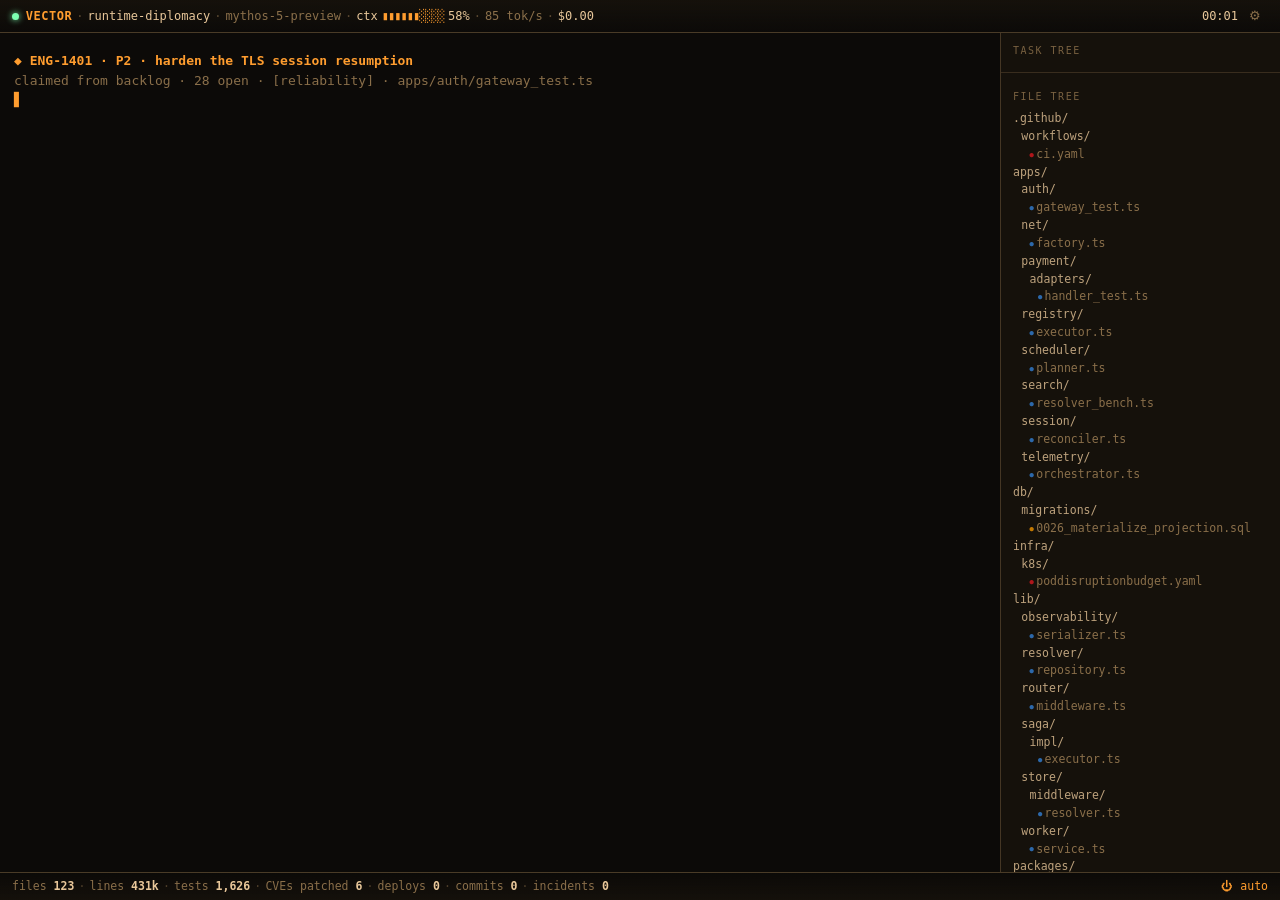
<file: index.html>
<!doctype html>
<html lang="en" data-theme="amber">
<head>
<meta charset="utf-8">
<meta name="viewport" content="width=device-width, initial-scale=1, viewport-fit=cover">
<meta name="color-scheme" content="dark">
<title>HYPERION · core-platform · mythos-5-preview</title>
<meta name="description" content="A faux-autonomous coding agent that performs furious productivity — streaming logs, task trees, boss-key dramas — and deploys absolutely nothing. A screensaver for the AI hype era.">
<link rel="canonical" href="https://davidveksler.github.io/potemkin-pipeline/">

<!-- Open Graph / Facebook / LinkedIn / Slack / Discord -->
<meta property="og:type" content="website">
<meta property="og:site_name" content="HYPERION">
<meta property="og:url" content="https://davidveksler.github.io/potemkin-pipeline/">
<meta property="og:title" content="HYPERION — the AI agent that looks busy and ships nothing">
<meta property="og:description" content="A faux-autonomous coding agent that performs furious productivity — streaming logs, task trees, boss-key dramas — and deploys absolutely nothing.">
<meta property="og:image" content="https://davidveksler.github.io/potemkin-pipeline/assets/og.png">
<meta property="og:image:width" content="1200">
<meta property="og:image:height" content="630">
<meta property="og:image:alt" content="HYPERION terminal UI: a busy AI coding agent with a task tree, context meter, and zero deploys.">

<!-- Twitter / X -->
<meta name="twitter:card" content="summary_large_image">
<meta name="twitter:title" content="HYPERION — the AI agent that looks busy and ships nothing">
<meta name="twitter:description" content="A faux-autonomous coding agent that performs furious productivity and deploys absolutely nothing.">
<meta name="twitter:image" content="https://davidveksler.github.io/potemkin-pipeline/assets/og.png">
<meta name="theme-color" content="#0c0a08">
<link rel="icon" href="data:image/svg+xml,%3Csvg xmlns='http://www.w3.org/2000/svg' viewBox='0 0 16 16'%3E%3Crect width='16' height='16' fill='%230c0a08'/%3E%3Ctext x='8' y='12.5' font-size='13' font-weight='700' text-anchor='middle' fill='%23ff9d2f' font-family='monospace'%3EH%3C/text%3E%3C/svg%3E">

<!-- PWA / installable web app -->
<link rel="manifest" href="manifest.webmanifest">
<link rel="apple-touch-icon" href="apple-touch-icon.png">
<meta name="mobile-web-app-capable" content="yes">
<meta name="apple-mobile-web-app-capable" content="yes">
<meta name="apple-mobile-web-app-status-bar-style" content="black-translucent">
<meta name="apple-mobile-web-app-title" content="HYPERION">
<meta name="application-name" content="HYPERION">

<style>
/* ============================== THEME TOKENS ============================== */
:root, [data-theme="amber"]{
  --bg:#0c0a08; --fg:#e8c79a; --dim:#8a6f4a; --accent:#ff9d2f;
  --ok:#7CFFB2; --warn:#ffd23f; --err:#ff4d4d; --rail:#15110b;
  --add:#7CFFB2; --del:#ff7a7a;
}
[data-theme="green"]{
  --bg:#000a00; --fg:#c8ffc8; --dim:#3f7a3f; --accent:#39ff5a;
  --ok:#39ff5a; --warn:#ffd23f; --err:#ff4d4d; --rail:#001400;
  --add:#39ff5a; --del:#ff7a7a;
}
[data-theme="cyan"]{
  --bg:#020a0f; --fg:#b8eaff; --dim:#3f7a8a; --accent:#39d6ff;
  --ok:#39ffd6; --warn:#ffd23f; --err:#ff4d4d; --rail:#04141c;
  --add:#39ffd6; --del:#ff7a7a;
}
[data-theme="outrun"]{   /* synthwave — magenta + cyan on deep indigo */
  --bg:#0d0221; --fg:#f5d3ff; --dim:#8a5a9e; --accent:#ff2bd6;
  --ok:#2bf5e0; --warn:#ffd23f; --err:#ff5277; --rail:#15052b;
  --add:#2bf5e0; --del:#ff5fa8;
}
[data-theme="daylight"]{ /* honest light theme — ink on paper, red-pen accent */
  --bg:#f4f1e8; --fg:#1a1814; --dim:#9a9080; --accent:#c0392b;
  --ok:#1a7f4b; --warn:#b8731a; --err:#d6453a; --rail:#eae6d8;
  --add:#1a7f4b; --del:#c0392b;
}
/* ============================== BASE ============================== */
*{box-sizing:border-box}
html,body{height:100%;margin:0}
body{
  background:var(--bg); color:var(--fg);
  font-family:ui-monospace,"SF Mono","Cascadia Code","JetBrains Mono",Menlo,Consolas,monospace;
  font-size:13px; line-height:1.5; overflow:hidden;
  -webkit-font-smoothing:antialiased;
}
.tone-fg{color:var(--fg)} .tone-dim{color:var(--dim)} .tone-ok{color:var(--ok)}
.tone-warn{color:var(--warn)} .tone-err{color:var(--err)} .tone-accent{color:var(--accent)}

#app{
  height:100%; display:grid; grid-template-rows:auto 1fr auto;
  container-type:inline-size;
}
/* ============================== HEADER ============================== */
#hdr{
  display:flex; align-items:center; gap:.55ch; flex-wrap:wrap;
  padding:6px 12px; border-bottom:1px solid color-mix(in srgb,var(--dim) 45%,transparent);
  background:linear-gradient(var(--rail),transparent); font-size:12px;
}
#hdr .sep{color:var(--dim); opacity:.6}
#hdr .h-agent{color:var(--accent); font-weight:700; letter-spacing:.5px}
#hdr .h-proj{color:var(--fg)}
#hdr .h-model{color:var(--dim)}
#hdr .ctxbar{color:var(--accent); letter-spacing:-1px}
#hdr .ctxpct{color:var(--fg)}
#hdr .h-tok{color:var(--dim)}
#hdr .h-cost{color:var(--fg); font-variant-numeric:tabular-nums}
#hdr .h-budget{color:var(--warn); font-weight:600; white-space:nowrap}
#hdr .h-budget.pulse{animation:budgetpulse 1.1s ease-in-out infinite}
@keyframes budgetpulse{0%,100%{opacity:1}50%{opacity:.32}}
@media (prefers-reduced-motion: reduce){#hdr .h-budget.pulse{animation:none}}
#hdr .h-vibe{font-weight:700; letter-spacing:.6px; font-size:.82em; text-transform:uppercase; white-space:nowrap;
  padding:1px 7px; border-radius:999px; color:var(--bg); background:var(--accent)}
#hdr .h-vibe[data-vibe="security-incident"]{background:var(--warn)}
#hdr .h-vibe[data-vibe="security-incident"]::before{content:"● "}
body:not(.reduce) #hdr .h-vibe[data-vibe="security-incident"]{animation:budgetpulse 1.4s ease-in-out infinite}
@media (prefers-reduced-motion: reduce){#hdr .h-vibe{animation:none}}
#hdr .h-time{color:var(--fg); margin-left:auto; font-variant-numeric:tabular-nums}
.dot{display:inline-block;width:7px;height:7px;border-radius:50%;background:var(--ok);
  box-shadow:0 0 6px var(--ok); margin-right:.4ch; vertical-align:middle}
body.paused .dot{background:var(--warn);box-shadow:0 0 6px var(--warn)}
/* ============================== MAIN ============================== */
#main{display:grid; grid-template-columns:1fr 280px; min-height:0}
#log{
  padding:10px 14px; overflow-y:auto; overflow-x:hidden; min-height:0;
  white-space:pre-wrap; word-break:break-word; scrollbar-width:thin;
  scrollbar-color:var(--dim) transparent;
}
#log::-webkit-scrollbar{width:8px}
#log::-webkit-scrollbar-thumb{background:var(--dim);border-radius:4px}
.ln{margin:0; padding:0 0 0 0}
.ln.tool{margin-top:3px}
.ln .tdot{color:var(--accent)}
.ln .tdot.pending{color:var(--dim)}
.ln .tdot.tone-ok{color:var(--ok)}
.ln .tdot.tone-warn{color:var(--warn)}
.ln .tdot.tone-err{color:var(--err)}
.ln .tname{color:var(--fg);font-weight:600}
.ln .targ{color:var(--accent)}
.ln .tkey{color:var(--dim)}
.ln .tval{color:var(--fg);opacity:.85}
.ln .tns{color:var(--dim);opacity:.7}
.ln .ttok{color:var(--dim);opacity:.5;font-size:.92em}
.ln.out{color:var(--dim); padding-left:2.5ch}
.ln.out .br{color:var(--dim);opacity:.7}
.ln.out.collapse{color:var(--dim); opacity:.55; padding-left:4.5ch; font-size:.92em}
/* nested sub-tool calls — subagent children indent one level under their Task parent (#21) */
.ln.nest{margin-left:2.4ch; border-left:1px solid color-mix(in srgb,var(--dim) 26%,transparent); padding-left:1.3ch}
.ln.out.nest,.ln.diff.nest{padding-left:1.3ch}
.ln.out.collapse.nest{padding-left:3ch}
.ln.diff{padding-left:2.5ch}
.ln.diff.add{color:var(--add)}
.ln.diff.del{color:var(--del);opacity:.85}
.ln.snip{margin:4px 0 6px 2.5ch; border:1px solid color-mix(in srgb,var(--dim) 30%,transparent);
  border-left:2px solid color-mix(in srgb,var(--accent) 55%,transparent);
  background:color-mix(in srgb,var(--accent) 5%,transparent); border-radius:0 5px 5px 0;
  padding:4px 0 5px; font-size:11px; line-height:1.5; overflow:hidden; max-width:78ch}
.ln.snip.write{border-left-color:var(--add); background:color-mix(in srgb,var(--add) 6%,transparent)}
.ln.snip .snip-hd{color:var(--dim); padding:1px 10px 4px; font-size:9.5px; letter-spacing:.5px;
  border-bottom:1px solid color-mix(in srgb,var(--dim) 22%,transparent); margin-bottom:3px;
  white-space:nowrap; overflow:hidden; text-overflow:ellipsis}
.ln.snip .snip-hd .lang{color:var(--accent); opacity:.85; margin-right:8px; text-transform:uppercase}
.ln.snip.write .snip-hd .lang{color:var(--add)}
.ln.snip .cl{padding:0 10px; white-space:pre; tab-size:2; color:color-mix(in srgb,var(--fg) 88%,transparent)}
.ln.snip .tk-kw{color:var(--accent)}
.ln.snip .tk-str{color:var(--ok)}
.ln.snip .tk-cmt{color:var(--dim); font-style:italic}
.ln.snip .tk-num{color:color-mix(in srgb,var(--fg) 55%,var(--accent))}
.ln.phase{color:var(--accent); opacity:.8; margin-top:8px; letter-spacing:1px; font-size:11px}
.ln.phase::before{content:"┄┄ "} .ln.phase::after{content:" ┄┄┄┄┄┄┄┄"}
.ln.banner{color:var(--accent);font-weight:700;margin-top:8px}
.ln.think{color:var(--dim);font-style:italic}
.ln.think .t{color:var(--warn);font-style:normal}
#caret{color:var(--accent); animation:blink 1.1s steps(1) infinite; height:1.2em}
@keyframes blink{50%{opacity:0}}
body.reduce #caret{animation:none}
/* ============================== SIDE RAIL ============================== */
#rail{
  background:var(--rail); border-left:1px solid color-mix(in srgb,var(--dim) 40%,transparent);
  padding:10px 12px; overflow-y:auto; min-height:0; scrollbar-width:thin;
  scrollbar-color:var(--dim) transparent; font-size:12px;
}
.rail-sec{margin-bottom:16px}
.rail-pin{position:sticky; top:-10px; z-index:2; margin:-10px -12px 16px; padding:10px 12px 8px;
  background:var(--rail); border-bottom:1px solid color-mix(in srgb,var(--dim) 30%,transparent)}
.rail-h{color:var(--dim); letter-spacing:1.5px; font-size:10px; margin-bottom:6px; opacity:.85}
#tasktree li{list-style:none; margin:2px 0; white-space:nowrap; overflow:hidden; text-overflow:ellipsis}
#tasktree{margin:0;padding:0}
.tk-mk{display:inline-block;width:1.6ch}
.tk-done .tk-mk{color:var(--ok)} .tk-prog .tk-mk{color:var(--accent)} .tk-todo .tk-mk{color:var(--dim)}
.tk-done{color:var(--fg)} .tk-prog{color:var(--fg)} .tk-todo{color:var(--dim)}
.tk-prog .tk-mk{animation:spin 1.2s linear infinite; display:inline-block}
body.reduce .tk-prog .tk-mk{animation:none}
@keyframes spin{to{transform:rotate(360deg)}}
#filetree{font-size:11.5px; line-height:1.55}
.ft-row{display:flex; align-items:center; white-space:nowrap; overflow:hidden; color:var(--dim)}
.ft-dir{color:var(--fg);opacity:.8}
.ft-file{color:var(--dim)}
.ft-nm{overflow:hidden; text-overflow:ellipsis}
.ft-dot::before{content:"●"; font-size:.62em; opacity:.85; margin-right:.55ch; color:var(--dim); vertical-align:middle}
.ft-gut{flex:none; margin-left:auto; padding-left:.7ch; font-weight:700; font-size:.92em}
.ft-file.hl{box-shadow:inset 2px 0 0 var(--accent)}
.ft-file.hl .ft-nm{color:var(--accent)}
.ft-file.glow .ft-nm{text-shadow:0 0 8px var(--accent)}
body.reduce .ft-file.glow .ft-nm{text-shadow:none}
/* git status: M modified · A added */
.ft-file[data-st="M"]{color:var(--warn)}  .ft-file[data-st="M"] .ft-gut{color:var(--warn)}
.ft-file[data-st="A"]{color:var(--add)}   .ft-file[data-st="A"] .ft-gut{color:var(--add)}
/* file-type tint on the leading dot */
.ft-file[data-ext="ts"] .ft-dot::before,.ft-file[data-ext="tsx"] .ft-dot::before{color:#3178c6}
.ft-file[data-ext="go"] .ft-dot::before{color:#00add8}
.ft-file[data-ext="rs"] .ft-dot::before{color:#dea584}
.ft-file[data-ext="py"] .ft-dot::before{color:#ffd343}
.ft-file[data-ext="sql"] .ft-dot::before{color:#e38c00}
.ft-file[data-ext="yaml"] .ft-dot::before,.ft-file[data-ext="yml"] .ft-dot::before{color:#cb171e}
.ft-file[data-ext="json"] .ft-dot::before{color:#cbcb41}
.ft-file[data-ext="toml"] .ft-dot::before{color:#9c4221}
.ft-file[data-ext="md"] .ft-dot::before{color:#519aba}
.ft-file[data-ext="cs"] .ft-dot::before{color:#178600}
.ft-file[data-ext="graphql"] .ft-dot::before{color:#e10098}
.ft-file.ft-new{animation:ftIn .5s ease}
@keyframes ftIn{from{opacity:0; transform:translateX(-5px)} to{opacity:1; transform:none}}
body.reduce .ft-file.ft-new{animation:none}
/* ============================== FOOTER ============================== */
#ftr{
  display:flex; align-items:center; gap:.6ch; flex-wrap:wrap;
  padding:5px 12px; border-top:1px solid color-mix(in srgb,var(--dim) 45%,transparent);
  background:linear-gradient(transparent,var(--rail)); font-size:11.5px; color:var(--dim);
}
#ftr b{color:var(--fg);font-weight:600;font-variant-numeric:tabular-nums}
#ftr .sep{opacity:.5}
#ftr .mode{margin-left:auto;color:var(--accent)}
body.paused #ftr .mode{color:var(--warn)}
#ftr .mode.deep{color:var(--accent);font-weight:600;letter-spacing:.04em}
body:not(.reduce) #ftr .mode.deep{animation:dwpulse 1.6s ease-in-out infinite}
@keyframes dwpulse{0%,100%{opacity:.55}50%{opacity:1}}
/* live button */
#livebtn{
  position:fixed; right:300px; bottom:42px; z-index:30; cursor:pointer;
  background:var(--accent); color:var(--bg); border:none; border-radius:14px;
  padding:3px 12px; font:inherit; font-size:11px; font-weight:700;
  box-shadow:0 2px 10px rgba(0,0,0,.5); display:none;
}
@container (max-width:720px){
  #main{grid-template-columns:1fr}
  #rail{display:none}
  #ftr .detail{display:none}
}
/* #livebtn lives outside the #app container, so it needs a viewport media query, not @container */
@media (max-width:720px){ #livebtn{right:16px} }
/* ============================== OVERLAY LAYER ============================== */
#overlay{position:fixed; inset:0; z-index:40; display:none; pointer-events:none}
#overlay.on{display:block}
#overlay .backdrop{position:absolute; inset:0; transition:background .4s ease}
#overlay.anomaly .backdrop{background:color-mix(in srgb,var(--err) 16%,transparent)}
#overlay.ok-tint .backdrop{background:color-mix(in srgb,var(--ok) 12%,transparent)}
#ovbanner{
  position:absolute; top:0; left:0; right:0; padding:14px 18px; text-align:center;
  font-size:clamp(14px,3.2vw,22px); font-weight:800; letter-spacing:.5px;
  border-bottom:3px solid var(--err); color:var(--err);
  background:color-mix(in srgb,var(--err) 22%,var(--bg));
}
#ovbanner.ok{border-color:var(--ok); color:var(--ok); background:color-mix(in srgb,var(--ok) 18%,var(--bg))}
body:not(.reduce) #ovbanner.pulse{animation:bpulse 1s ease-in-out infinite}
@keyframes bpulse{0%,100%{box-shadow:0 0 0 0 color-mix(in srgb,var(--err) 70%,transparent)}50%{box-shadow:0 0 28px 4px color-mix(in srgb,var(--err) 70%,transparent)}}
body.reduce #ovbanner{animation:none}
#ovbox{
  position:absolute; left:50%; top:50%; transform:translate(-50%,-50%);
  min-width:min(440px,84vw); max-width:84vw; background:color-mix(in srgb,var(--rail) 92%,#000);
  border:1px solid color-mix(in srgb,var(--accent) 55%,transparent); border-radius:8px;
  box-shadow:0 12px 50px rgba(0,0,0,.7); padding:16px 18px;
}
#ovbox .ovtitle{color:var(--accent); font-weight:700; letter-spacing:1px; font-size:12px; margin-bottom:10px;
  border-bottom:1px solid color-mix(in srgb,var(--dim) 40%,transparent); padding-bottom:6px}
#ovbox .ovbody .obl{margin:3px 0; white-space:pre-wrap; word-break:break-word}
#ovbox .ovbar{margin-top:8px; color:var(--accent); letter-spacing:-.5px; font-variant-numeric:tabular-nums}
#ovbox .ovbar .lbl{color:var(--fg); letter-spacing:normal; margin-left:1ch}
/* per-drama box accents so DEPLOY / SECURITY / AUTH / CONTEXT read as distinct events */
#ovbox[data-variant]{border-left-width:3px}
#ovbox[data-variant=deploy]{border-color:color-mix(in srgb,var(--accent) 60%,transparent)}
#ovbox[data-variant=deploy] .ovtitle{color:var(--accent)}
#ovbox[data-variant=security]{border-color:color-mix(in srgb,var(--warn) 60%,transparent)}
#ovbox[data-variant=security] .ovtitle{color:var(--warn)}
#ovbox[data-variant=auth]{border-color:color-mix(in srgb,var(--ok) 60%,transparent)}
#ovbox[data-variant=auth] .ovtitle{color:var(--ok)}
#ovbox[data-variant=context]{border-color:color-mix(in srgb,var(--fg) 45%,transparent)}
#ovbox[data-variant=context] .ovtitle{color:var(--fg)}
#ovbox[data-variant=git]{border-color:color-mix(in srgb,var(--accent) 50%,var(--ok) 50%)}
#ovbox[data-variant=git] .ovtitle{color:color-mix(in srgb,var(--accent) 55%,var(--ok) 45%)}
#ovbox[data-variant=incident]{border-color:color-mix(in srgb,var(--err) 70%,transparent)}
#ovbox[data-variant=incident] .ovtitle{color:var(--err)}
/* SEV-1 reveal: the box shakes once when a routine box is retitled into an incident */
body:not(.reduce) #ovbox.shake{animation:ovshake .45s ease}
@keyframes ovshake{
  0%,100%{transform:translate(-50%,-50%)}
  20%{transform:translate(calc(-50% - 8px),-50%)}
  40%{transform:translate(calc(-50% + 7px),-50%)}
  60%{transform:translate(calc(-50% - 4px),-50%)}
  80%{transform:translate(calc(-50% + 2px),-50%)}
}
/* one big number the box updates in place (spend meter, row count) */
#ovbox .ovstat{margin-top:10px; font-size:24px; font-weight:800; letter-spacing:.5px; color:var(--dim);
  font-variant-numeric:tabular-nums; text-align:center; transition:color .3s ease}
#ovbox .ovstat[data-tone=warn]{color:var(--warn)}
#ovbox .ovstat[data-tone=err]{color:var(--err)}
body:not(.reduce) #ovbox .ovstat[data-tone=err]{animation:budgetpulse 1s ease-in-out infinite}
#ovbox .ovstat[data-tone=ok]{color:var(--ok)}
#mxcanvas{position:absolute; inset:0; width:100%; height:100%; background:rgba(0,0,0,.55)}
body:not(.reduce) #overlay.fadein{animation:ovfade .35s ease}
@keyframes ovfade{from{opacity:0}to{opacity:1}}
#overlay.fadeout{opacity:0; transition:opacity .35s ease}
/* ===== boss-level app windows (faux tool GUIs) ===== */
#overlay.app .backdrop{background:rgba(0,0,0,.62)}
#appwin{position:absolute; left:50%; top:50%; transform:translate(-50%,-50%);
  width:min(620px,92vw); max-height:86vh; display:flex; flex-direction:column; overflow:hidden;
  background:color-mix(in srgb,var(--rail) 94%,#000);
  border:1px solid color-mix(in srgb,var(--accent) 50%,transparent);
  border-radius:9px; box-shadow:0 18px 70px rgba(0,0,0,.78)}
body:not(.reduce) #overlay.app.fadein #appwin{animation:appin .34s cubic-bezier(.2,.8,.3,1)}
@keyframes appin{from{opacity:0;transform:translate(-50%,-46%) scale(.97)}to{opacity:1;transform:translate(-50%,-50%) scale(1)}}
.appbar{display:flex; align-items:center; gap:10px; padding:7px 12px; flex:0 0 auto;
  background:color-mix(in srgb,#000 26%,var(--rail)); border-bottom:1px solid color-mix(in srgb,var(--dim) 35%,transparent)}
.appbar .dots{display:flex; gap:6px}
.appbar .dot{width:10px; height:10px; border-radius:50%}
.appbar .dot.r{background:#ff5f57} .appbar .dot.y{background:#febc2e} .appbar .dot.g{background:#28c840}
.appbar .atitle{font-weight:700; font-size:11px; color:var(--fg); letter-spacing:.5px}
.appbar .aurl{margin-left:auto; font-size:10px; color:var(--dim); max-width:42%; overflow:hidden; text-overflow:ellipsis; white-space:nowrap}
.appbody{padding:14px 16px; overflow:auto}
/* grafana */
.g-grid{display:grid; grid-template-columns:1fr 1fr; gap:10px}
.gp{border:1px solid color-mix(in srgb,var(--dim) 30%,transparent); border-radius:6px; padding:8px 10px;
  background:color-mix(in srgb,var(--bg) 40%,transparent); transition:border-color .4s ease,background .4s ease}
.gp-h{display:flex; align-items:baseline; gap:4px; margin-bottom:4px}
.gp-t{font-size:9.5px; color:var(--dim); text-transform:uppercase; letter-spacing:.5px}
.gp-s{margin-left:auto; font-size:15px; font-weight:700; color:var(--ok); font-variant-numeric:tabular-nums; transition:color .4s ease}
.gp-u{font-size:9px; color:var(--dim)}
.gp-c{width:100%; height:34px; display:block}
.gp-line{fill:none; stroke:var(--ok); stroke-width:1.4; vector-effect:non-scaling-stroke; transition:stroke .4s ease}
.gp-area{fill:color-mix(in srgb,var(--ok) 13%,transparent); stroke:none; transition:fill .4s ease}
.gp[data-state=alert]{border-color:var(--err); background:color-mix(in srgb,var(--err) 9%,transparent)}
.gp[data-state=alert] .gp-s{color:var(--err)} .gp[data-state=alert] .gp-line{stroke:var(--err)}
.gp[data-state=alert] .gp-area{fill:color-mix(in srgb,var(--err) 16%,transparent)}
body:not(.reduce) .gp[data-state=alert]{animation:gpf 1.1s ease-in-out infinite}
@keyframes gpf{0%,100%{box-shadow:0 0 0 0 transparent}50%{box-shadow:0 0 18px -2px color-mix(in srgb,var(--err) 65%,transparent)}}
/* pipeline */
.pl-row{display:flex; align-items:center; margin-bottom:12px}
.pl-edge{flex:0 0 18px; height:2px; background:color-mix(in srgb,var(--dim) 40%,transparent)}
.pl-node{flex:1; text-align:center; border:1px solid color-mix(in srgb,var(--dim) 35%,transparent); border-radius:6px;
  padding:8px 4px; background:color-mix(in srgb,var(--bg) 40%,transparent); transition:border-color .35s ease}
.pl-ic{font-size:14px; line-height:1}
.pl-ic::before{content:'○'; color:var(--dim)}
.pl-node[data-state=running]{border-color:var(--accent)}
.pl-node[data-state=running] .pl-ic::before{content:'⟳'; color:var(--accent); display:inline-block}
body:not(.reduce) .pl-node[data-state=running] .pl-ic::before{animation:spin 1s linear infinite}
.pl-node[data-state=pass]{border-color:color-mix(in srgb,var(--ok) 55%,transparent)}
.pl-node[data-state=pass] .pl-ic::before{content:'✓'; color:var(--ok)}
.pl-nm{font-size:9.5px; color:var(--fg); margin-top:3px; text-transform:uppercase; letter-spacing:.5px}
.pl-log{font-size:11px; color:var(--dim); border-top:1px dashed color-mix(in srgb,var(--dim) 30%,transparent); padding-top:8px; min-height:1.4em; font-variant-numeric:tabular-nums}
@keyframes spin{to{transform:rotate(360deg)}}
/* flamegraph */
.fg{display:flex; flex-direction:column; gap:3px; margin-bottom:10px}
.fg-row{display:flex; gap:3px; height:22px}
.fg-fr{flex-grow:var(--g,1); flex-basis:0; min-width:0; display:flex; align-items:center; padding:0 6px;
  font-size:9.5px; white-space:nowrap; overflow:hidden; text-overflow:ellipsis; border-radius:3px;
  background:color-mix(in srgb,var(--accent) 30%,var(--rail)); color:var(--fg);
  transition:flex-grow .6s ease, background .45s ease}
.fg-fr[data-state=hot]{background:color-mix(in srgb,var(--err) 60%,var(--rail)); color:#fff}
.fg-fr[data-state=cool]{background:color-mix(in srgb,var(--ok) 50%,var(--rail))}
.fg-cap{font-size:11px; color:var(--dim); text-align:center}
/* cluster */
.cl{width:100%; height:auto; display:block; margin-bottom:8px}
.cl-edge{stroke:color-mix(in srgb,var(--dim) 50%,transparent); stroke-width:1}
.cl-c{fill:color-mix(in srgb,var(--ok) 26%,var(--rail)); stroke:var(--ok); stroke-width:1.5; transition:fill .4s ease,stroke .4s ease}
.cl-node[data-state=down] .cl-c{fill:color-mix(in srgb,var(--err) 32%,var(--rail)); stroke:var(--err)}
body:not(.reduce) .cl-node[data-state=down] .cl-c{animation:gpf 1s ease-in-out infinite}
.cl-lbl{fill:var(--dim); font-size:8px; font-family:inherit}
.cl-cap{font-size:11px; color:var(--dim); text-align:center}
/* subagent fleet */
#appwin[data-tool=swarm]{width:min(560px,95vw)}
.sw-grid{display:grid; grid-template-columns:repeat(3,1fr); gap:8px; margin-bottom:8px}
.sw-card{border:1px solid color-mix(in srgb,var(--dim) 35%,transparent); border-radius:6px;
  padding:6px 8px; background:color-mix(in srgb,var(--bg) 40%,transparent); opacity:.35}
body:not(.reduce) .sw-card{transition:opacity .25s ease,border-color .3s ease,background .3s ease}
.sw-card[data-state=spawn],.sw-card[data-state=explore],.sw-card[data-state=edit]{opacity:1; border-color:var(--accent)}
.sw-card[data-state=done]{opacity:1; border-color:color-mix(in srgb,var(--ok) 55%,transparent); background:color-mix(in srgb,var(--ok) 8%,transparent)}
.sw-card[data-state=dead]{opacity:.55; border-color:var(--err); background:color-mix(in srgb,var(--err) 10%,transparent)}
body:not(.reduce) .sw-card[data-state=dead]{animation:gpf 1s ease-in-out infinite}
.sw-id{font-size:11px; font-weight:700; color:var(--accent); letter-spacing:.3px}
.sw-card[data-state=done] .sw-id{color:var(--ok)} .sw-card[data-state=dead] .sw-id{color:var(--err)}
.sw-task{font-size:9.5px; color:var(--dim); white-space:nowrap; overflow:hidden; text-overflow:ellipsis; margin:2px 0}
.sw-meta{display:flex; justify-content:space-between; font-size:9px; color:var(--dim); font-variant-numeric:tabular-nums}
.sw-bar{height:3px; margin-top:4px; background:color-mix(in srgb,var(--dim) 14%,transparent); border-radius:2px; overflow:hidden}
.sw-fill{height:100%; width:var(--p,0%); background:color-mix(in srgb,var(--accent) 60%,var(--rail))}
body:not(.reduce) .sw-fill{transition:width .4s ease}
.sw-card[data-state=done] .sw-fill{background:color-mix(in srgb,var(--ok) 60%,var(--rail))}
.sw-cap{font-size:11px; color:var(--dim); text-align:center}
/* trace waterfall */
.tr{display:flex; flex-direction:column; gap:3px; margin-bottom:8px}
.tr-row{display:flex; align-items:center; gap:8px; height:18px}
.tr-lbl{flex:0 0 34%; font-size:9.5px; color:var(--dim); white-space:nowrap; overflow:hidden; text-overflow:ellipsis}
.tr-track{position:relative; flex:1; height:12px; background:color-mix(in srgb,var(--dim) 12%,transparent); border-radius:3px}
.tr-bar{position:absolute; top:0; bottom:0; left:var(--o,0); width:var(--w,10%); border-radius:3px;
  background:color-mix(in srgb,var(--accent) 55%,var(--rail)); transition:width .6s ease,left .6s ease,background .4s ease}
.tr-bar[data-state=slow]{background:color-mix(in srgb,var(--err) 62%,var(--rail))}
.tr-bar[data-state=ok]{background:color-mix(in srgb,var(--ok) 55%,var(--rail))}
.tr-ms{flex:0 0 6ch; text-align:right; font-size:9px; color:var(--dim); font-variant-numeric:tabular-nums}
.tr-cap{font-size:11px; color:var(--dim); text-align:center; margin-top:4px}
/* sql console */
.sql-q{background:color-mix(in srgb,#000 30%,var(--rail)); border:1px solid color-mix(in srgb,var(--dim) 28%,transparent);
  border-radius:6px; padding:8px 10px; margin-bottom:10px; font-size:11px; line-height:1.55}
.sql-q .sql-ql{white-space:pre; tab-size:2}
.sql-q .tk-kw{color:var(--accent)} .sql-q .tk-str{color:var(--ok)} .sql-q .tk-num{color:color-mix(in srgb,var(--fg) 55%,var(--accent))}
.sql-plan{font-size:10.5px; line-height:1.6; margin-bottom:8px}
.sql-pl{white-space:pre; transition:color .4s ease}
.sql-pl[data-k=scan]{color:var(--warn)} .sql-pl[data-k=scan][data-state=ok]{color:var(--ok)}
.sql-cap{font-size:11px; color:var(--dim); text-align:center; border-top:1px dashed color-mix(in srgb,var(--dim) 30%,transparent); padding-top:6px}
/* load test */
.lt-stats{display:grid; grid-template-columns:repeat(4,1fr); gap:8px; margin-bottom:10px}
.lt-s{border:1px solid color-mix(in srgb,var(--dim) 28%,transparent); border-radius:6px; padding:6px 8px; background:color-mix(in srgb,var(--bg) 40%,transparent)}
.lt-t{display:block; font-size:9px; color:var(--dim); text-transform:uppercase; letter-spacing:.5px}
.lt-v{font-size:15px; font-weight:700; color:var(--ok); font-variant-numeric:tabular-nums; transition:color .3s ease}
.lt-c{width:100%; height:50px; display:block; margin-bottom:6px}
.lt-line{fill:none; stroke:var(--accent); stroke-width:1.6; vector-effect:non-scaling-stroke}
body:not(.reduce) .lt-line{stroke-dasharray:240; stroke-dashoffset:240; animation:ltdraw 2.2s ease forwards}
@keyframes ltdraw{to{stroke-dashoffset:0}}
.lt-area{fill:color-mix(in srgb,var(--accent) 12%,transparent); stroke:none}
.lt-cap{font-size:11px; color:var(--dim); text-align:center}
/* PR review */
.pr-head{border-bottom:1px solid color-mix(in srgb,var(--dim) 30%,transparent); padding-bottom:8px; margin-bottom:8px}
.pr-ti{display:block; font-size:13px; font-weight:700; color:var(--fg)}
.pr-br{font-size:10px; color:var(--dim)}
.pr-b{color:var(--accent)} .pr-b.main{color:var(--dim)} .pr-arr{color:var(--dim)}
.pr-files{margin-bottom:8px}
.pr-f{display:flex; align-items:baseline; font-size:11px; padding:1px 0}
.pr-fn{flex:1; color:var(--fg); white-space:nowrap; overflow:hidden; text-overflow:ellipsis}
.pr-st{font-variant-numeric:tabular-nums} .pr-add{color:var(--add); margin-right:6px} .pr-del{color:var(--del)}
.pr-checks{margin-bottom:8px}
.pr-c{display:flex; align-items:center; gap:7px; font-size:11px; padding:1px 0}
.pr-cic::before{content:'⟳'; color:var(--accent); display:inline-block}
body:not(.reduce) .pr-c[data-state=running] .pr-cic::before{animation:spin 1s linear infinite}
.pr-c[data-state=pass] .pr-cic::before{content:'✓'; color:var(--ok); animation:none}
.pr-cn{color:var(--dim)} .pr-c[data-state=pass] .pr-cn{color:var(--fg)}
.pr-merge{text-align:center; font-size:11px; font-weight:700; padding:7px; border-radius:6px;
  border:1px solid color-mix(in srgb,var(--dim) 35%,transparent); color:var(--dim); transition:all .35s ease}
.pr-merge[data-state=ready]{border-color:var(--ok); color:var(--ok)}
.pr-merge[data-state=merged]{border-color:transparent; color:#06140c; background:var(--ok)}
/* docker build */
.dk{font-size:11px; margin-bottom:8px}
.dk-r{display:flex; gap:8px; align-items:baseline; padding:1px 0; opacity:.45; transition:opacity .3s ease}
.dk-r[data-state=running],.dk-r[data-state=done]{opacity:1}
.dk-ic::before{content:'·'; color:var(--dim)}
.dk-r[data-state=running] .dk-ic::before{content:'⟳'; color:var(--accent); display:inline-block}
body:not(.reduce) .dk-r[data-state=running] .dk-ic::before{animation:spin 1s linear infinite}
.dk-r[data-state=done] .dk-ic::before{content:'✓'; color:var(--ok)}
.dk-ix{color:var(--dim)} .dk-tx{flex:1; color:var(--fg); white-space:nowrap; overflow:hidden; text-overflow:ellipsis}
.dk-st{color:var(--ok); font-variant-numeric:tabular-nums}
.dk-cap{font-size:11px; color:var(--dim); border-top:1px dashed color-mix(in srgb,var(--dim) 30%,transparent); padding-top:6px}
/* full-screen btop monitor */
#appwin[data-tool=btop]{width:min(1180px,95vw); height:90vh; max-height:90vh}
.appbody.bt{display:flex; flex-direction:column; gap:9px; height:100%; box-sizing:border-box; padding:11px 13px}
.bt-sec{border:1px solid color-mix(in srgb,var(--dim) 26%,transparent); border-radius:7px; padding:8px 11px}
.bt-cpu,.bt-mem{flex:0 0 auto}
.bt-line{display:flex; align-items:center; gap:10px}
.bt-lbl{font-size:11px; color:var(--accent); font-weight:700; flex:0 0 4ch}
.bt-bar{position:relative; flex:1; height:11px; border-radius:3px; background:color-mix(in srgb,var(--dim) 16%,transparent); overflow:hidden}
.bt-fill{height:100%; width:0; background:var(--ok); border-radius:3px; transition:width .45s linear, background .45s ease}
.bt-fill[data-lvl=mid]{background:var(--warn)} .bt-fill[data-lvl=hi]{background:var(--err)}
.bt-pct{font-size:11px; color:var(--fg); flex:0 0 4ch; text-align:right; font-variant-numeric:tabular-nums}
.bt-tmp{font-size:11px; color:var(--accent); flex:0 0 5ch; text-align:right; font-variant-numeric:tabular-nums}
.bt-graph{width:100%; height:64px; display:block; margin:7px 0 2px}
.bt-cores{display:grid; grid-template-columns:repeat(4,1fr); gap:5px 18px; margin-top:5px}
.bt-core{display:flex; align-items:center; gap:7px}
.bt-cn{font-size:10px; color:var(--dim); flex:0 0 3ch}
.bt-cbar{position:relative; flex:1; height:8px; border-radius:2px; background:color-mix(in srgb,var(--dim) 16%,transparent); overflow:hidden}
.bt-cfill{height:100%; width:0; background:var(--ok); transition:width .45s linear, background .45s ease}
.bt-cfill[data-lvl=mid]{background:var(--warn)} .bt-cfill[data-lvl=hi]{background:var(--err)}
.bt-cpct{font-size:10px; color:var(--fg); flex:0 0 4ch; text-align:right; font-variant-numeric:tabular-nums}
.bt-load{font-size:10px; color:var(--dim); margin-top:7px; font-variant-numeric:tabular-nums}
.bt-proc{flex:1 1 auto; min-height:0; display:flex; flex-direction:column}
.bt-phead,.bt-prow{display:grid; grid-template-columns:8ch 1fr 7ch 6ch; gap:8px; font-size:11px; padding:1px 0}
.bt-phead{color:var(--dim); border-bottom:1px solid color-mix(in srgb,var(--dim) 26%,transparent); margin-bottom:4px}
.bt-procwrap{overflow:hidden; flex:1; min-height:0}
.bt-prow .pn{color:var(--ok); white-space:nowrap; overflow:hidden; text-overflow:ellipsis}
.bt-prow .pid{color:var(--dim); text-align:left}
.bt-prow .pc,.bt-prow .pm{text-align:right; color:var(--fg); font-variant-numeric:tabular-nums}
.bt-prow.bt-villain .pn{color:var(--fg); font-weight:700}
.bt-prow.bt-villain .pc{color:var(--err); font-weight:700}
.bt-prow.bt-dead{opacity:.4}
.bt-prow.bt-dead .pn{text-decoration:line-through; color:var(--dim); font-weight:400}
.bt-prow.bt-dead .pc{color:var(--dim); font-weight:400}
.bt-prow.bt-oom .pn{color:var(--err)}
body:not(.reduce) .bt-prow.bt-oom{animation:btoom .42s steps(2,end) 4}
@keyframes btoom{50%{background:color-mix(in srgb,var(--err) 32%,transparent)}}
/* net + disk panels */
.bt-net,.bt-disk{flex:0 0 auto}
.bt-nrow{display:flex; align-items:center; gap:9px; font-size:11px; padding:1px 0}
.bt-nico{flex:0 0 2ch; font-weight:700}
.bt-nico.dn{color:var(--accent)} .bt-nico.up{color:var(--warn)}
.bt-nspd{flex:0 0 12ch; color:var(--fg); font-variant-numeric:tabular-nums}
.bt-nmbps{flex:1; color:var(--dim); font-variant-numeric:tabular-nums}
.bt-ntot{flex:0 0 11ch; text-align:right; color:var(--dim); font-variant-numeric:tabular-nums}
.bt-drow{display:grid; grid-template-columns:5ch 1fr 8ch 5ch; gap:9px; align-items:center; font-size:11px; padding:1px 0}
.bt-dnm{color:var(--accent); font-weight:700}
.bt-dgb{text-align:right; color:var(--fg); font-variant-numeric:tabular-nums}
.bt-dio{text-align:right; color:var(--dim); font-variant-numeric:tabular-nums}
.bt-dio[data-lvl=mid]{color:var(--warn)} .bt-dio[data-lvl=hi]{color:var(--err)}
/* global threat map (DDoS) */
#appwin[data-tool=attackmap]{width:min(840px,95vw)}
.appbody.am{padding:12px 14px}
.am-map{width:100%; height:auto; display:block; background:color-mix(in srgb,#000 30%,var(--rail)); border-radius:6px}
.am-dot{fill:color-mix(in srgb,var(--dim) 55%,transparent)}
.am-arcbg{fill:none; stroke:color-mix(in srgb,var(--err) 30%,transparent); stroke-width:.5; vector-effect:non-scaling-stroke}
.am-arc{fill:none; stroke:var(--err); stroke-width:.8; stroke-linecap:round; vector-effect:non-scaling-stroke; stroke-dasharray:4 30}
body:not(.reduce) .am-arc{animation:amflow 1.5s linear infinite}
@keyframes amflow{to{stroke-dashoffset:-34}}
.am-src{fill:var(--err)}
body:not(.reduce) .am-src{animation:ampulse 1.6s ease-in-out infinite}
@keyframes ampulse{0%,100%{opacity:.45}50%{opacity:1}}
.am-tring{fill:none; stroke:var(--accent); stroke-width:.7; vector-effect:non-scaling-stroke}
body:not(.reduce) .am-tring{animation:ampulse 1.8s ease-in-out infinite}
.am-tdot{fill:var(--accent)}
.am-arc[data-state=blocked]{animation:none; stroke:color-mix(in srgb,var(--dim) 50%,transparent); stroke-dasharray:none; opacity:.2}
.am-arcbg[data-state=blocked]{opacity:.12}
.am-src[data-state=blocked]{animation:none; fill:var(--dim); opacity:.3}
.am-stats{display:flex; gap:10px; align-items:center; margin-top:8px}
.am-s{border:1px solid color-mix(in srgb,var(--dim) 26%,transparent); border-radius:6px; padding:5px 10px; background:color-mix(in srgb,var(--bg) 40%,transparent)}
.am-grow{flex:1; background:none; border:none; padding-left:2px}
.am-t{display:block; font-size:8.5px; color:var(--dim); text-transform:uppercase; letter-spacing:.5px}
.am-v{font-size:14px; font-weight:700; color:var(--err); font-variant-numeric:tabular-nums; transition:color .3s ease}
.am-s:nth-child(2) .am-v{color:var(--ok)}
.am-cap{font-size:11px; color:var(--dim)}
/* GPU training farm (nvidia-smi) */
#appwin[data-tool=gpu]{width:min(960px,95vw)}
.appbody.gpu{display:flex; flex-direction:column; gap:10px}
.gpu-head{display:flex; align-items:baseline; gap:10px}
.gpu-ht{font-size:11px; color:var(--accent); font-weight:700; letter-spacing:.5px}
.gpu-thr{margin-left:auto; font-size:12px; color:var(--ok); font-weight:700; font-variant-numeric:tabular-nums}
.gpu-grid{display:grid; grid-template-columns:repeat(4,1fr); gap:8px}
.gpu-card{border:1px solid color-mix(in srgb,var(--dim) 28%,transparent); border-radius:6px; padding:7px 9px;
  background:color-mix(in srgb,var(--bg) 40%,transparent); transition:border-color .4s ease,box-shadow .4s ease}
.gpu-card[data-state=hot]{border-color:var(--warn)}
.gpu-card[data-state=throttle]{border-color:var(--err)}
body:not(.reduce) .gpu-card[data-state=throttle]{animation:gpf 1.1s ease-in-out infinite}
.gpu-ctop{display:flex; align-items:baseline; gap:5px; margin-bottom:5px}
.gpu-ci{font-size:10px; font-weight:700; color:var(--fg)}
.gpu-cm{font-size:8.5px; color:var(--dim)}
.gpu-bd{margin-left:auto; font-size:8px; color:var(--err); font-weight:700; letter-spacing:.3px}
.gpu-row{display:flex; align-items:center; gap:5px; margin:2px 0}
.gpu-rl{font-size:8.5px; color:var(--dim); flex:0 0 3ch}
.gpu-bar{position:relative; flex:1; height:7px; border-radius:2px; background:color-mix(in srgb,var(--dim) 16%,transparent); overflow:hidden}
.gpu-fill{height:100%; width:0; background:var(--accent); transition:width .4s linear}
.gpu-fill.mem{background:color-mix(in srgb,var(--accent) 45%,var(--dim))}
.gpu-rv{font-size:8.5px; color:var(--fg); flex:0 0 4ch; text-align:right; font-variant-numeric:tabular-nums}
.gpu-foot{display:flex; justify-content:space-between; margin-top:4px; font-size:9px; font-variant-numeric:tabular-nums}
.gpu-temp{color:var(--ok); transition:color .3s ease}
.gpu-temp[data-lvl=mid]{color:var(--warn)} .gpu-temp[data-lvl=hi]{color:var(--err); font-weight:700}
.gpu-watt{color:var(--dim)}
.gpu-cap{font-size:11px; color:var(--dim); text-align:center}
/* service mesh (Kiali) with flowing traffic */
#appwin[data-tool=mesh]{width:min(640px,94vw)}
.mesh{width:100%; height:auto; display:block; margin-bottom:6px}
.mesh-edge{stroke:color-mix(in srgb,var(--ok) 40%,transparent); stroke-width:1.4; fill:none; transition:stroke .4s ease}
.mesh-pkt{fill:var(--ok)}
.mesh-eg[data-state=down] .mesh-edge{stroke:var(--err); stroke-dasharray:3 3}
.mesh-eg[data-state=down] .mesh-pkt{display:none}
.mesh-c{fill:color-mix(in srgb,var(--ok) 24%,var(--rail)); stroke:var(--ok); stroke-width:1.5; transition:fill .4s ease,stroke .4s ease}
.mesh-node[data-state=down] .mesh-c{fill:color-mix(in srgb,var(--err) 30%,var(--rail)); stroke:var(--err)}
body:not(.reduce) .mesh-node[data-state=down] .mesh-c{animation:gpf 1s ease-in-out infinite}
.mesh-lbl{fill:var(--dim); font-size:8px; font-family:inherit}
.mesh-cap{font-size:11px; color:var(--dim); text-align:center}
/* kafka consumer-group lag (bar per partition) */
#appwin[data-tool=kafka]{width:min(720px,94vw)}
.appbody.kafka{display:flex; flex-direction:column; gap:8px}
.kafka-head{display:flex; align-items:baseline; gap:10px}
.kafka-ht{font-size:11px; color:var(--accent); font-weight:700; letter-spacing:.5px}
.kafka-lag{margin-left:auto; font-size:12px; color:var(--ok); font-weight:700; font-variant-numeric:tabular-nums}
.kafka-grid{display:flex; flex-direction:column; gap:4px}
.kafka-row{display:flex; align-items:center; gap:8px; font-size:10px}
.kafka-pl{flex:0 0 3ch; color:var(--dim); font-variant-numeric:tabular-nums}
.kafka-bar{position:relative; flex:1; height:10px; border-radius:2px; background:color-mix(in srgb,var(--dim) 16%,transparent); overflow:hidden}
.kafka-fill{height:100%; width:0; background:var(--ok); transition:width .4s linear, background .4s ease}
.kafka-fill[data-lvl=mid]{background:var(--warn)} .kafka-fill[data-lvl=hi]{background:var(--err)}
.kafka-pv{flex:0 0 6ch; text-align:right; color:var(--fg); font-variant-numeric:tabular-nums}
.kafka-cap{font-size:11px; color:var(--dim); text-align:center}
/* vim hero session */
#appwin[data-tool=vim]{width:min(680px,94vw)}
.appbody.vim{padding:0; display:flex; flex-direction:column; background:color-mix(in srgb,#000 38%,var(--rail))}
.vim-pane{position:relative; padding:6px 0; flex:1; overflow:hidden; line-height:17px; font-size:11.5px}
.vl{display:flex; height:17px; align-items:center; white-space:pre}
.vim-ln{flex:0 0 4ch; text-align:right; padding-right:1ch; color:color-mix(in srgb,var(--dim) 75%,transparent); user-select:none}
.vim-tilde .vim-ln{color:color-mix(in srgb,var(--accent) 40%,transparent)}
.vim-src{flex:1; color:color-mix(in srgb,var(--fg) 88%,transparent); padding-left:.5ch; overflow:hidden}
.vim-src .tk-kw{color:var(--accent)} .vim-src .tk-str{color:var(--ok)} .vim-src .tk-cmt{color:var(--dim); font-style:italic} .vim-src .tk-num{color:color-mix(in srgb,var(--fg) 55%,var(--accent))}
.vim-cur{position:absolute; left:5ch; top:calc(6px + var(--row,0)*17px); width:1ch; height:15px; background:var(--accent); opacity:.5}
body:not(.reduce) .vim-cur{animation:vimblink 1.1s steps(1) infinite; transition:top .12s ease}
@keyframes vimblink{50%{opacity:.16}}
body.reduce .vim-cur{animation:none}
body:not(.reduce) .vim-src.edited{animation:vimedit .5s ease}
@keyframes vimedit{0%{background:color-mix(in srgb,var(--accent) 38%,transparent)}100%{background:transparent}}
.vim-status{display:flex; align-items:center; gap:14px; padding:3px 10px; font-size:11px;
  background:color-mix(in srgb,var(--accent) 16%,var(--rail)); border-top:1px solid color-mix(in srgb,var(--dim) 30%,transparent)}
.vim-mode{font-weight:700; color:var(--accent); letter-spacing:.5px}
.vim-mode[data-state=visual]{color:var(--warn)}
.vim-cmd{flex:1; color:var(--fg); font-variant-numeric:tabular-nums; white-space:nowrap; overflow:hidden; text-overflow:ellipsis}
.vim-ruler{margin-left:auto; color:var(--dim); font-variant-numeric:tabular-nums}
/* tmux split-pane war room */
#appwin[data-tool=tmux]{width:min(720px,94vw)}
.appbody.tmux{padding:0; display:flex; flex-direction:column}
.tmux-grid{flex:1; display:grid; grid-template-columns:1fr 1fr; grid-template-rows:1fr 1fr; gap:1px;
  background:color-mix(in srgb,var(--dim) 30%,transparent); min-height:300px}
.tmux-pane{background:color-mix(in srgb,#000 32%,var(--rail)); display:flex; flex-direction:column; overflow:hidden;
  border:1px solid transparent; transition:border-color .3s ease}
.tmux-pane[data-state=active]{border-color:var(--accent)}
.tmux-pane[data-state=err]{border-color:var(--err)}
body:not(.reduce) .tmux-pane[data-state=err]{animation:gpf 1.1s ease-in-out infinite}
.tmux-pane[data-state=ok]{border-color:color-mix(in srgb,var(--ok) 55%,transparent)}
.tmux-ph{font-size:8.5px; color:var(--dim); padding:2px 7px; letter-spacing:.5px;
  background:color-mix(in srgb,#000 30%,transparent)}
.tmux-pb{flex:1; padding:4px 7px; font-size:10px; line-height:1.45; overflow:hidden; color:color-mix(in srgb,var(--fg) 82%,transparent)}
.tmux-l{white-space:pre; overflow:hidden; text-overflow:ellipsis}
.tmux-ps{color:var(--dim)}
.tmux-pane[data-state=err] .tmux-ps{color:var(--err); font-weight:700}
.tmux-pane[data-state=ok] .tmux-ps{color:var(--ok)}
.tmux-bar{display:flex; align-items:center; gap:12px; padding:3px 9px; font-size:10px;
  background:color-mix(in srgb,var(--accent) 18%,var(--rail)); border-top:1px solid color-mix(in srgb,var(--dim) 30%,transparent)}
.tmux-sess{color:var(--accent); font-weight:700}
.tmux-tabs{flex:1; color:var(--fg); white-space:nowrap; overflow:hidden; text-overflow:ellipsis}
.tmux-clock{margin-left:auto; color:var(--dim); font-variant-numeric:tabular-nums}
/* DNS propagation table */
#appwin[data-tool=dns]{width:min(620px,94vw)}
.appbody.dns{display:flex; flex-direction:column; gap:9px}
.dns-head .dns-ht{font-size:11px; color:var(--accent); font-weight:700; letter-spacing:.5px}
.dns-tbl{display:flex; flex-direction:column; gap:3px}
.dns-row{display:grid; grid-template-columns:1.5fr 1fr 6ch; gap:10px; align-items:center; font-size:11px;
  padding:5px 9px; border-radius:5px; border:1px solid color-mix(in srgb,var(--dim) 22%,transparent);
  background:color-mix(in srgb,var(--bg) 40%,transparent); transition:border-color .4s ease,background .4s ease}
.dns-hr{border:none; background:none; padding:0 9px 1px; font-size:8.5px; letter-spacing:.6px}
.dns-hr .dns-c{color:var(--dim)}
.dns-rs{color:var(--fg); white-space:nowrap; overflow:hidden; text-overflow:ellipsis}
.dns-ans{font-variant-numeric:tabular-nums; transition:color .4s ease}
.dns-ttl{text-align:right; color:var(--dim); font-variant-numeric:tabular-nums}
.dns-row[data-state=stale]{border-color:color-mix(in srgb,var(--err) 45%,transparent)}
.dns-row[data-state=stale] .dns-ans{color:var(--err)}
body:not(.reduce) .dns-row[data-state=stale]{animation:gpf 1.3s ease-in-out infinite}
.dns-row[data-state=fresh]{border-color:color-mix(in srgb,var(--ok) 50%,transparent); background:color-mix(in srgb,var(--ok) 7%,transparent)}
.dns-row[data-state=fresh] .dns-ans{color:var(--ok)}
.dns-cap{font-size:11px; color:var(--dim); text-align:center}
/* Postgres replication failover (Patroni) */
#appwin[data-tool=pgrepl]{width:min(660px,94vw)}
.appbody.pgr{display:flex; flex-direction:column; gap:9px}
.pgr-head .pgr-ht{font-size:11px; color:var(--accent); font-weight:700; letter-spacing:.5px}
.pgr-tbl{display:flex; flex-direction:column; gap:3px}
.pgr-row{display:grid; grid-template-columns:1.7fr .9fr 1.3fr 7ch; gap:10px; align-items:center; font-size:11px;
  padding:5px 9px; border-radius:5px; border:1px solid color-mix(in srgb,var(--dim) 22%,transparent);
  background:color-mix(in srgb,var(--bg) 40%,transparent); transition:border-color .4s ease,background .4s ease}
.pgr-hr{border:none; background:none; padding:0 9px 1px; font-size:8.5px; letter-spacing:.6px}
.pgr-hr .pgr-c{color:var(--dim)}
.pgr-nm{color:var(--fg); white-space:nowrap; overflow:hidden; text-overflow:ellipsis; font-variant-numeric:tabular-nums}
.pgr-role{color:var(--dim); font-weight:700; letter-spacing:.4px; transition:color .4s ease}
.pgr-st{color:var(--dim); white-space:nowrap; overflow:hidden; text-overflow:ellipsis; transition:color .4s ease}
.pgr-lag{text-align:right; color:var(--dim); font-variant-numeric:tabular-nums; transition:color .4s ease}
.pgr-row[data-state=leader]{border-color:color-mix(in srgb,var(--accent) 50%,transparent); background:color-mix(in srgb,var(--accent) 8%,transparent)}
.pgr-row[data-state=leader] .pgr-role{color:var(--accent)} .pgr-row[data-state=leader] .pgr-st{color:var(--fg)}
.pgr-row[data-state=streaming] .pgr-st{color:var(--ok)} .pgr-row[data-state=streaming] .pgr-lag{color:var(--ok)}
.pgr-row[data-state=down]{border-color:color-mix(in srgb,var(--err) 45%,transparent)}
.pgr-row[data-state=down] .pgr-role,.pgr-row[data-state=down] .pgr-st{color:var(--err)}
body:not(.reduce) .pgr-row[data-state=down]{animation:gpf 1.3s ease-in-out infinite}
.pgr-row[data-state=vote]{border-color:color-mix(in srgb,var(--warn) 30%,transparent)}
.pgr-row[data-state=promote]{border-color:color-mix(in srgb,var(--warn) 55%,transparent); background:color-mix(in srgb,var(--warn) 8%,transparent)}
.pgr-row[data-state=promote] .pgr-role,.pgr-row[data-state=promote] .pgr-st{color:var(--warn)}
body:not(.reduce) .pgr-row[data-state=promote]{animation:gpf 1.1s ease-in-out infinite}
.pgr-row[data-state=sync]{border-color:color-mix(in srgb,var(--warn) 35%,transparent)}
.pgr-row[data-state=sync] .pgr-st{color:var(--warn)} .pgr-row[data-state=sync] .pgr-lag{color:var(--warn)}
.pgr-cap{font-size:11px; color:var(--dim); text-align:center}
/* training run (tensorboard) : live loss curve */
#appwin[data-tool=trainrun]{width:min(760px,94vw)}
.appbody.tb{display:flex; flex-direction:column; gap:9px}
.tb-head{display:flex; align-items:baseline; gap:10px}
.tb-ht{font-size:11px; color:var(--accent); font-weight:700; letter-spacing:.5px}
.tb-step{margin-left:auto; font-size:11px; color:var(--fg); font-variant-numeric:tabular-nums}
.tb-stats{display:grid; grid-template-columns:repeat(4,1fr); gap:8px}
.tb-s{border:1px solid color-mix(in srgb,var(--dim) 28%,transparent); border-radius:6px; padding:5px 8px; background:color-mix(in srgb,var(--bg) 40%,transparent)}
.tb-t{display:block; font-size:8.5px; color:var(--dim); text-transform:uppercase; letter-spacing:.5px}
.tb-v{font-size:14px; font-weight:700; color:var(--ok); font-variant-numeric:tabular-nums; transition:color .3s ease}
.tb-v[data-lvl=hi]{color:var(--err)}
.tb-cv{width:100%; height:150px; display:block; border-radius:4px; border:1px solid color-mix(in srgb,var(--dim) 22%,transparent)}
.tb-cap{font-size:11px; color:var(--dim); text-align:center}
/* service radar (rotating sweep) */
#appwin[data-tool=radar]{width:min(560px,94vw)}
.appbody.rd{display:flex; flex-direction:column; gap:9px}
.rd-head{display:flex; align-items:baseline; gap:10px}
.rd-ht{font-size:11px; color:var(--accent); font-weight:700; letter-spacing:.5px}
.rd-cnt{margin-left:auto; font-size:12px; color:var(--ok); font-weight:700; font-variant-numeric:tabular-nums}
.rd-cv{width:100%; height:280px; display:block; border-radius:6px; background:color-mix(in srgb,#000 35%,var(--rail))}
.rd-cap{font-size:11px; color:var(--dim); text-align:center}
/* global traffic map (region failover) — rides on the .am threat-map layout */
.appbody.geo .am-v{color:var(--ok)}
.geo-arc{fill:none; stroke:var(--ok); stroke-width:.8; stroke-linecap:round; vector-effect:non-scaling-stroke; stroke-dasharray:4 18; opacity:.9}
body:not(.reduce) .geo-arc{animation:amflow 1.4s linear infinite}
.geo-arc.bg{stroke-dasharray:none; opacity:.22; stroke-width:.5; animation:none}
.geo-arc.alt{stroke:var(--accent); opacity:0}
.geo-arc.alt.bg{opacity:0}
.geo-arc[data-state=down]{stroke:var(--err)}
.geo-arc[data-state=off]{opacity:.05; animation:none}
.geo-arc.alt[data-state=on]{opacity:.9}
.geo-arc.alt.bg[data-state=on]{opacity:.22}
.geo-dc[data-state=standby] .geo-dring{stroke:var(--dim); animation:none} .geo-dc[data-state=standby] .geo-ddot{fill:var(--dim)}
.geo-src{fill:color-mix(in srgb,var(--fg) 55%,transparent)}
.geo-dring{fill:none; stroke:var(--ok); stroke-width:.6; vector-effect:non-scaling-stroke}
body:not(.reduce) .geo-dring{animation:ampulse 1.8s ease-in-out infinite}
.geo-ddot{fill:var(--ok)}
.geo-dlbl{fill:var(--dim); font-size:3.4px; font-family:inherit}
.geo-dc[data-state=down] .geo-dring{stroke:var(--err)} .geo-dc[data-state=down] .geo-ddot{fill:var(--err)}
.geo-dc[data-state=drained] .geo-dring{stroke:var(--dim); animation:none} .geo-dc[data-state=drained] .geo-ddot{fill:var(--dim)}
.geo-dc[data-state=hot] .geo-dring{stroke:var(--accent)} .geo-dc[data-state=hot] .geo-ddot{fill:var(--accent)}
/* CI test-matrix wall */
#appwin[data-tool=cimatrix]{width:min(680px,94vw)}
.appbody.cim{display:flex; flex-direction:column; gap:10px}
.cim-head{display:flex; align-items:baseline; gap:10px}
.cim-ht{font-size:11px; color:var(--accent); font-weight:700; letter-spacing:.5px}
.cim-n{margin-left:auto; font-size:12px; color:var(--ok); font-weight:700; font-variant-numeric:tabular-nums}
.cim-grid{display:grid; grid-template-columns:11ch repeat(var(--cols,8),1fr); gap:5px; align-items:center}
.cim-lbl{font-size:9px; color:var(--dim); white-space:nowrap; overflow:hidden; text-overflow:ellipsis}
.cim-c{aspect-ratio:1.7; border-radius:3px; display:flex; align-items:center; justify-content:center;
  font-size:8px; color:color-mix(in srgb,var(--dim) 80%,transparent);
  background:color-mix(in srgb,var(--dim) 10%,transparent); border:1px solid color-mix(in srgb,var(--dim) 22%,transparent);
  transition:background .3s ease,border-color .3s ease,color .3s ease}
.cim-c[data-state=run]{border-color:var(--accent); color:var(--accent); background:color-mix(in srgb,var(--accent) 12%,transparent)}
body:not(.reduce) .cim-c[data-state=run]{animation:cimpulse 1s ease-in-out infinite}
@keyframes cimpulse{0%,100%{opacity:.55}50%{opacity:1}}
.cim-c[data-state=pass]{border-color:color-mix(in srgb,var(--ok) 55%,transparent); background:color-mix(in srgb,var(--ok) 26%,transparent); color:var(--ok); animation:none}
.cim-c[data-state=fail]{border-color:var(--err); background:color-mix(in srgb,var(--err) 30%,transparent); color:#fff}
body:not(.reduce) .cim-c[data-state=fail]{animation:gpf 1.1s ease-in-out infinite}
.cim-cap{font-size:11px; color:var(--dim); text-align:center; white-space:nowrap; overflow:hidden; text-overflow:ellipsis}
/* latency heatmap (scrolling) */
#appwin[data-tool=heatmap],#appwin[data-tool=cpuheat],#appwin[data-tool=thermal]{width:min(760px,94vw)}
.appbody.heat{display:flex; flex-direction:column; gap:8px}
.heat-head{display:flex; align-items:baseline; gap:10px}
.heat-ht{font-size:11px; color:var(--accent); font-weight:700; letter-spacing:.5px}
.heat-sub{margin-left:auto; font-size:10px; color:var(--dim)}
.heat-wrap{display:flex; gap:7px}
.heat-y{display:flex; flex-direction:column; justify-content:space-between; flex:0 0 auto; padding:1px 0}
.heat-yl{font-size:8.5px; color:var(--dim); line-height:1; text-align:right; font-variant-numeric:tabular-nums}
.heat-cv{flex:1; height:152px; display:block; border-radius:4px; border:1px solid color-mix(in srgb,var(--dim) 22%,transparent)}
.heat-cap{font-size:11px; color:var(--dim); text-align:center}
/* ============================== BOSS KEY ============================== */
#boss{position:fixed; inset:0; z-index:80; display:none; place-items:center;
  background:#05070b; color:#cdd6e4; font-size:14px}
#boss.on{display:grid}
#boss .bx{text-align:center}
#boss .sp{font-size:26px; color:#6ea8ff}
#boss .hint{margin-top:18px; font-size:11px; color:#41506a}
/* ============================== SETTINGS / HELP ============================== */
.drawer{position:fixed; z-index:70; background:color-mix(in srgb,var(--rail) 95%,#000);
  border:1px solid color-mix(in srgb,var(--accent) 45%,transparent); display:none}
.drawer.on{display:block}
/* configuration dialog (native <dialog>, centered modal) */
dialog#settings{border:1px solid color-mix(in srgb,var(--accent) 55%,transparent);
  background:color-mix(in srgb,var(--rail) 96%,#000); color:var(--fg); border-radius:10px;
  padding:0; width:min(580px,94vw); max-height:90vh; box-shadow:0 24px 80px rgba(0,0,0,.7);
  font-family:inherit; overflow:hidden}
dialog#settings::backdrop{background:rgba(0,0,0,.55); backdrop-filter:blur(2px)}
body.reduce dialog#settings::backdrop{backdrop-filter:none}
body:not(.reduce) dialog#settings[open]{animation:cfgpop .18s ease}
@keyframes cfgpop{from{transform:scale(.97);opacity:0}to{transform:scale(1);opacity:1}}
.cfg-hd{display:flex; align-items:center; gap:10px; padding:13px 18px;
  border-bottom:1px solid color-mix(in srgb,var(--dim) 40%,transparent)}
.cfg-hd h2{margin:0; color:var(--accent); font-size:13px; letter-spacing:2px; flex:1}
.cfg-hd .badge{color:var(--dim); font-size:10px; letter-spacing:1px}
.cfg-x{background:none; border:1px solid transparent; color:var(--dim); font-size:18px; line-height:1;
  cursor:pointer; padding:1px 8px; border-radius:5px}
.cfg-x:hover{color:var(--fg); border-color:var(--dim)}
.cfg-bd{padding:14px 18px; overflow-y:auto; max-height:64vh; scrollbar-width:thin;
  scrollbar-color:var(--dim) transparent}
/* always-visible scrollbar (macOS hides overlay bars, hiding that there's more below) */
.cfg-bd::-webkit-scrollbar{width:10px}
.cfg-bd::-webkit-scrollbar-track{background:color-mix(in srgb,var(--dim) 12%,transparent); border-radius:6px}
.cfg-bd::-webkit-scrollbar-thumb{background:color-mix(in srgb,var(--dim) 70%,transparent); border-radius:6px;
  border:2px solid transparent; background-clip:padding-box}
.cfg-bd::-webkit-scrollbar-thumb:hover{background:var(--accent); background-clip:padding-box}
.cfg-sec{margin:0 0 14px}
.cfg-sech{color:var(--dim); font-size:10px; letter-spacing:2px; text-transform:uppercase; margin-bottom:7px; opacity:.85}
.cfg-grid{display:grid; grid-template-columns:1fr 1fr; gap:8px 16px}
.fld{margin:0; display:flex; flex-direction:column; gap:3px}
.fld.wide{grid-column:1 / -1}
.fld label{font-size:10px; color:var(--dim); letter-spacing:1px; text-transform:uppercase}
.fld input,.fld select{background:var(--bg); color:var(--fg); border:1px solid var(--dim);
  border-radius:4px; padding:5px 7px; font:inherit; font-size:12px; width:100%}
.fld .row{display:flex; gap:8px; align-items:center}
.fld .row input{flex:1}
.fld .val{color:var(--accent); font-size:11px; min-width:4.5ch; text-align:right; font-variant-numeric:tabular-nums}
.cfg-ft{display:flex; gap:8px; align-items:center; padding:12px 18px;
  border-top:1px solid color-mix(in srgb,var(--dim) 40%,transparent)}
.cfg-ft .spacer{flex:1}
.cfg-btn{background:var(--bg); color:var(--fg); border:1px solid var(--dim); border-radius:5px;
  padding:6px 13px; font:inherit; font-size:12px; cursor:pointer; white-space:nowrap}
.cfg-btn:hover{border-color:var(--accent); color:var(--accent)}
.cfg-btn.primary{background:var(--accent); color:var(--bg); border-color:var(--accent); font-weight:700}
.cfg-btn.primary:hover{color:var(--bg)}
.cfg-btn.icon{padding:5px 9px}
.cfg-hint{font-size:10.5px; color:var(--dim); line-height:1.6}
.cfg-hint kbd{background:var(--bg); border:1px solid var(--dim); border-radius:3px; padding:0 5px; color:var(--fg)}
#cfgbtn{background:none; border:1px solid transparent; color:var(--dim); font-size:13px; cursor:pointer;
  padding:0 6px; border-radius:5px; line-height:1.4}
#cfgbtn:hover{color:var(--accent); border-color:color-mix(in srgb,var(--dim) 50%,transparent)}
#help{top:50%; left:50%; transform:translate(-50%,-50%); width:min(420px,90vw);
  padding:18px 22px; border-radius:8px; box-shadow:0 12px 50px rgba(0,0,0,.7)}
#help h2{color:var(--accent); font-size:13px; letter-spacing:1px; margin:0 0 12px}
#help .hk{display:flex; justify-content:space-between; margin:5px 0; font-size:12px}
#help .hk kbd{background:var(--bg); border:1px solid var(--dim); border-radius:3px; padding:0 6px; color:var(--accent); font-weight:700}
#help .hk span{color:var(--dim)}
/* scene picker dialog (shares .cfg-* internals with #settings) */
dialog#dramapick{border:1px solid color-mix(in srgb,var(--accent) 55%,transparent);
  background:color-mix(in srgb,var(--rail) 96%,#000); color:var(--fg); border-radius:10px;
  padding:0; width:min(560px,94vw); max-height:90vh; box-shadow:0 24px 80px rgba(0,0,0,.7);
  font-family:inherit; overflow:hidden}
dialog#dramapick::backdrop{background:rgba(0,0,0,.55); backdrop-filter:blur(2px)}
body.reduce dialog#dramapick::backdrop{backdrop-filter:none}
body:not(.reduce) dialog#dramapick[open]{animation:cfgpop .18s ease}
.dp-grid{display:grid; grid-template-columns:1fr 1fr; gap:7px}
.dp-item{background:var(--bg); color:var(--fg); border:1px solid var(--dim); border-radius:5px;
  padding:8px 10px; font:inherit; font-size:12px; text-align:left; cursor:pointer;
  white-space:nowrap; overflow:hidden; text-overflow:ellipsis; transition:border-color .1s, color .1s}
.dp-item:hover,.dp-item:focus-visible{border-color:var(--accent); color:var(--accent); outline:none}
/* toast */
#toast{position:fixed; left:50%; bottom:48px; transform:translateX(-50%); z-index:90;
  background:color-mix(in srgb,var(--rail) 95%,#000); color:var(--fg);
  border:1px solid var(--accent); border-radius:16px; padding:5px 16px; font-size:12px;
  opacity:0; transition:opacity .2s ease; pointer-events:none}
#toast.on{opacity:1}
/* CRT */
body.crt #log, body.crt #rail{text-shadow:0 0 1.5px color-mix(in srgb,var(--fg) 60%,transparent)}
body.crt #app::after{content:""; position:fixed; inset:0; z-index:60; pointer-events:none;
  background:repeating-linear-gradient(to bottom, rgba(0,0,0,0) 0, rgba(0,0,0,0) 2px, rgba(0,0,0,.18) 3px, rgba(0,0,0,0) 4px);
  mix-blend-mode:multiply}
</style>
</head>
<body>
<div id="app">
  <header id="hdr">
    <span class="dot"></span>
    <span class="h-vibe" hidden></span>
    <span class="h-agent">HYPERION</span>
    <span class="sep">·</span><span class="h-proj">core-platform</span>
    <span class="sep">·</span><span class="h-model">mythos-5-preview</span>
    <span class="sep">·</span><span>ctx</span><span class="ctxbar">▮▮▮▮▮▮░░░░</span><span class="ctxpct">58%</span>
    <span class="sep">·</span><span class="h-tok">82 tok/s</span>
    <span class="sep">·</span><span class="h-cost" title="$ spent this session">$0.00</span>
    <span class="h-budget" hidden>⚠ token budget 80%</span>
    <span class="h-time">00:00</span>
    <button id="cfgbtn" title="Configuration (s)" aria-label="Open configuration">⚙</button>
  </header>
  <div id="main">
    <section id="log" tabindex="0" aria-label="activity log"><div id="caret">▋</div></section>
    <aside id="rail">
      <div class="rail-sec rail-pin">
        <div class="rail-h">TASK TREE</div>
        <ul id="tasktree"></ul>
      </div>
      <div class="rail-sec">
        <div class="rail-h">FILE TREE</div>
        <div id="filetree"></div>
      </div>
    </aside>
  </div>
  <footer id="ftr">
    <span>files <b id="c-files">128</b></span><span class="sep detail">·</span>
    <span class="detail">lines <b id="c-lines">412k</b></span><span class="sep">·</span>
    <span>tests <b id="c-tests">1,204</b></span><span class="sep detail">·</span>
    <span class="detail">CVEs patched <b id="c-cves">7</b></span><span class="sep detail">·</span>
    <span class="detail">deploys <b id="c-deploys">0</b></span><span class="sep detail">·</span>
    <span class="detail">commits <b id="c-commits">0</b></span><span class="sep detail">·</span>
    <span class="detail">incidents <b id="c-incidents">0</b></span>
    <span class="mode" id="modeind">⏻ auto</span>
  </footer>
</div>
<button id="livebtn">↓ live</button>
<div id="overlay"><div class="backdrop"></div></div>
<div id="boss"><div class="bx"><div class="sp">⠋</div><div class="msg">Connecting to corporate VPN…</div><div class="hint">press any key</div></div></div>
<dialog id="settings" aria-label="Configuration"></dialog>
<dialog id="dramapick" aria-label="Boss scene picker"></dialog>
<div id="help" class="drawer">
  <h2>HOTKEYS</h2>
  <div class="hk"><kbd>m</kbd><span>autopilot ↔ performer</span></div>
  <div class="hk"><kbd>space</kbd><span>pause / resume</span></div>
  <div class="hk"><kbd>1 2 3 4 5</kbd><span>theme: amber / green / cyan / outrun / daylight</span></div>
  <div class="hk"><kbd>+ −</kbd><span>speed up / down</span></div>
  <div class="hk"><kbd>f</kbd><span>force a random drama</span></div>
  <div class="hk"><kbd>d</kbd><span>pick a specific scene</span></div>
  <div class="hk"><kbd>b</kbd><span>boss key (blank screen)</span></div>
  <div class="hk"><kbd>s</kbd><span>configuration dialog</span></div>
  <div class="hk"><kbd>?</kbd><span>this help · <kbd>esc</kbd> closes</span></div>
  <div class="hk" style="margin-top:10px"><span>In performer mode, mash any other key to stream output.</span></div>
  <div class="hk"><span>Leave it untouched and it slips into <b>deep-work</b> away mode; any input wakes it.</span></div>
</div>
<div id="toast"></div>

<script>
/* Register the service worker for installable-PWA + offline support.
   No-op over file:// (where SWs are unavailable) — keeps raw-file use working. */
if ("serviceWorker" in navigator && location.protocol.startsWith("http")) {
  addEventListener("load", () => navigator.serviceWorker.register("sw.js").catch(() => {}));
}
</script>
<script>
"use strict";
(function(){
/* ====================================================================== */
/* CONFIG                                                                  */
/* ====================================================================== */
const QS=new URLSearchParams(location.search);
const THEMES=['amber','green','cyan','outrun','daylight'];
/* ?platform= pins the repo's tech stack (file tree + code snippets) instead of the
   per-seed random pick. Aliases normalize to canonical ids matched in genFiles(). */
const PLATFORM_ALIASES={ts:'typescript',typescript:'typescript',js:'typescript',javascript:'typescript',go:'go',golang:'go',rs:'rust',rust:'rust',py:'python',python:'python',tsx:'react',react:'react'};
function qint(name,lo,hi,def){const v=parseInt(QS.get(name),10);return Number.isFinite(v)?Math.max(lo,Math.min(hi,v)):def;}
function qfloat(name,lo,hi,def){const v=parseFloat(QS.get(name));return Number.isFinite(v)?Math.max(lo,Math.min(hi,v)):def;}
const PROJECTS = [
  "sovereignty-ledger",
  "blast-radius-index",
  "intent-router",
  "causality-bus",
  "trust-fabric",
  "policy-singularity",
  "rollback-horizon",
  "containment-plane",
  "lineage-vault",
  "anomaly-foundry",
  "semantic-firewall",
  "determinism-engine",
  "drift-sentinel",
  "fallback-mesh",
  "compliance-reactor",
  "graph-of-record",
  "schema-bunker",
  "runtime-diplomacy",
  "shadow-config",
  "telemetry-cathedral",
  "cache-armistice",
  "event-horizon-log",
  "idempotency-chamber",
  "blast-door-proxy",
];
/* hyperbolic agent codenames — riffs on the rumored next-gen model mythos
   (OpenAI Orion/Strawberry/Q*, xAI Colossus/Aurora, Gemini Ultra, Claude's mythos/fable …)
   plus the cosmic/mythic grandiosity the genre demands. One is picked per seed at load. */
const CODENAMES = [
  "CURSOR-X",
  "NOVA",
  "FLUX",
  "VECTOR",
  "KERNEL",
  "RELAY",
  "PRISM",
  "ORBIT",
  "FORGE",
  "PILOT",
];
/* preset "vibes" — one shareable ?vibe= link bundles seed + pacing + drama-weighting.
   bias[] scenes are favored by the scheduler; seed pins a curated run. */
/* seeds are curated by tools/seed-search.js (exhaustive over all 2^32): each naturally yields
   a codename whose temperament reinforces the vibe's scene bias, an on-theme project, AND
   footer counters (files/lines/tests/cves) that fit the scenario — all from rng draws 1..6,
   the only seed-derived state reproducible before the first frame (no overrides). */
/* open/openAt: each vibe fires a relevant signature scene within seconds — instant
   feedback that the setting took (deploy=shipping, rebase=migration, anomaly=SEV). */
const VIBES={
  'startup-crunch':       {speed:1.4, freq:1.9, seed:2780268862, theme:'amber', model:'mythos-5-turbo',    label:'SPRINT',    open:'deploy',  openAt:7000, bias:['deploy','pipeline','pr','vim','tmux','swarm','chatter','docker']},        // → CURSOR-X / intent-router; lean repo (97 files·132k·2238 tests·2 CVEs); ships ~7s in
  'enterprise-migration': {speed:0.8, freq:0.7, seed:52007438,   theme:'cyan',  model:'mythos-4-stable',   label:'MIGRATION', open:'rebase',  openAt:9000, bias:['rebase','octopus','sql','terraform','docker','cluster','mergeconflict','cherrypick']}, // → FORGE / compliance-reactor; huge legacy (245 files·585k·2298 tests); migration ~9s in
  'security-incident':    {speed:1.2, freq:2.3, seed:132965288,  theme:'green', model:'mythos-5-hardened', label:'SEV-1',     open:'anomaly', openAt:6000, bias:['attackmap','security','auth','filterrepo','pager','anomaly','dns','postmortem']}, // → PILOT / blast-radius-index; CVE storm (12 CVEs, under-tested); SEV detected ~6s in
};
const VIBE = VIBES[QS.get('vibe')] || null;
/* agent temperaments — a codename isn't just a label, it's a behavioral profile.
   bias[] tilts scene probability; rethink[] colors the agent's voice; boot opens
   the first ticket. Codenames without an entry (NOVA/FLUX/VECTOR/ORBIT) and any custom
   ?agent= fall back to NEUTRAL_PROFILE. Seed-derived → deterministic per seed. */
const AGENT_PROFILES={
  'KERNEL':  {boot:'low-level mode — syscalls, perf, and the kernel are the whole job',
    bias:['btop','oom','cpuheat','flame','gpu','thermal'],
    rethink:['That syscall is on the hot path — going lock-free.','Cache-miss storm — repacking the struct for locality.','This allocates every frame. Pooling it.','Branch misprediction here — making it branchless.']},
  'PRISM':   {boot:'observability-first — if it isn’t traced, it didn’t happen',
    bias:['grafana','trace','heatmap','anomaly','sql','pager'],
    rethink:['The trace says otherwise — re-reading the span tree.','p99 hides the truth; checking p99.9.','Correlating the metric with the deploy marker.','No span for this path — instrumenting it first.']},
  'FORGE':   {boot:'move fast — edit, commit, ship, repeat',
    bias:['deploy','pipeline','pr','docker','rebase','octopus','terraform'],
    rethink:['Good enough — shipping it behind a flag.','Reverting and re-forging from main.','Force-pushing the cleaner history.','Squashing this into one tidy commit.']},
  'PILOT':   {boot:'cautious by default — tests, guards, and a rollback plan first',
    bias:['security','auth','pr','bisect','reflog','postmortem'],
    rethink:['Writing a regression test before I touch this.','Need a rollback guard here.','Requesting the elevated scope explicitly.','Bisecting to be sure of the culprit.']},
  'RELAY':   {boot:'distributed-systems brain — queues, retries, and consensus',
    bias:['mesh','cluster','kafka','dns','chaos','anomaly'],
    rethink:['The retry isn’t idempotent — adding a key.','Quorum can’t be reached under partition.','Dead-lettering and replaying the batch.','Fencing the stale read with a version check.']},
  'CURSOR-X':{boot:'uncanny coding-agent mode — spawn subagents, spam tools, look busy',
    bias:['swarm','chatter','vim','tmux','matrix','pr'],
    rethink:['Spawning a subagent to double-check.','Fanning this out across the fleet.','One more tool call should settle it.','Asking a peer agent to review the diff.']},
};
const NEUTRAL_PROFILE={boot:null,bias:[],rethink:[]};
const cfg={
  agent: QS.get('agent')||null,
  project: QS.get('project')||'',
  platform: PLATFORM_ALIASES[(QS.get('platform')||'').toLowerCase()]||null,  // pinned tech stack, or null = random per seed
  model: QS.get('model')||(VIBE&&VIBE.model)||'mythos-5-preview',
  theme: THEMES.includes(QS.get('theme'))?QS.get('theme'):(VIBE&&THEMES.includes(VIBE.theme)?VIBE.theme:'amber'),
  speed: qfloat('speed',0.25,4, VIBE?VIBE.speed:1),
  dramas: (QS.get('dramas')==='off'||QS.get('intensity')==='0')?'off':'on',  // boss/ambient dramas on or off (legacy ?intensity=0 → off)
  freq: qfloat('freq',0.25,4, VIBE?VIBE.freq:1),            // drama cadence multiplier (higher = more often)
  vibe: VIBE?QS.get('vibe'):null,                            // active preset id (null when none / unknown)
  mode: QS.get('mode')==='performer'?'performer':'auto',
  audio: QS.get('audio')==='on'?'on':'off',
  crt: QS.get('crt')==='on'?'on':'off',
  idle: qint('idle',0,3600,90),             // seconds of no input before deep-work "away" mode (0 disables)
  reduceFlash: QS.get('reduceFlash'),       // 'on' | 'off' | null
  seed: QS.get('seed')!=null && Number.isFinite(parseInt(QS.get('seed'),10)) ? (parseInt(QS.get('seed'),10)>>>0) : (VIBE&&VIBE.seed!=null ? VIBE.seed>>>0 : (Math.random()*4294967296>>>0)),
  debug: QS.has('debug')                      // gates the window.__HYP test hook
};
let seedExplicit = QS.get('seed')!=null;       // only pin seed in the URL when the user set it
let agentExplicit = QS.get('agent')!=null;     // only pin agent in the URL when the user set it
const prefersRM = matchMedia('(prefers-reduced-motion: reduce)').matches;
let reduceFlash = cfg.reduceFlash==='on' ? true : cfg.reduceFlash==='off' ? false : prefersRM;
let reduceMotion = prefersRM;
/* ====================================================================== */
/* RNG + HELPERS                                                           */
/* ====================================================================== */
let _seed=cfg.seed>>>0;
function hashU32(s){ s=Math.imul(s^(s>>>16),0x45d9f3b)>>>0; s=Math.imul(s^(s>>>16),0x45d9f3b)>>>0; return (s^(s>>>16))>>>0; }
function pickCodename(seed){ return CODENAMES[hashU32(seed>>>0)%CODENAMES.length]; }
if(!cfg.agent) cfg.agent=pickCodename(cfg.seed);   // seed-derived; independent of the main RNG stream so the story is unchanged
let agentProfile=AGENT_PROFILES[cfg.agent]||NEUTRAL_PROFILE;   // behavioral temperament (#5); recomputed on live agent/seed change
function resolveAgentProfile(){ agentProfile=AGENT_PROFILES[cfg.agent||pickCodename(cfg.seed)]||NEUTRAL_PROFILE; }
function rng(){ // mulberry32
  _seed=(_seed+0x6D2B79F5)|0; let t=_seed;
  t=Math.imul(t^(t>>>15),1|t); t=(t+Math.imul(t^(t>>>7),61|t))^t;
  return ((t^(t>>>14))>>>0)/4294967296;
}
function U(a,b){return a+(b-a)*rng();}
function ri(a,b){return a+Math.floor(rng()*(b-a+1));}
function clamp(v,lo,hi){return Math.max(lo,Math.min(hi,v));}
function grp(n){return Math.round(n).toLocaleString('en-US');}
function cap(s){return s.charAt(0).toUpperCase()+s.slice(1);}
function snake(s){return s.replace(/([A-Z])/g,'_$1').replace(/^_/,'').toLowerCase();}
function stripThe(s){return s.replace(/^the\s+/,'');}
function pick(a){return a[(rng()*a.length)|0];}
const _recent={};
function pickNR(a,key){
  const r=_recent[key]||(_recent[key]=[]);
  let v,t=0; do{v=a[(rng()*a.length)|0];t++;}while(r.indexOf(v)>=0 && t<14);
  r.push(v); if(r.length>Math.min(8,a.length-1)) r.shift(); return v;
}
function hash(n){n=n||7;let s='';const h='0123456789abcdef';for(let i=0;i<n;i++)s+=h[(rng()*16)|0];return s;}
function compactNum(n){
  if(n>=1e9) return (n/1e9).toFixed(n>=1e10?0:1)+'B';
  if(n>=1e6) return (n/1e6).toFixed(n>=1e7?0:1)+'M';
  if(n>=1e5) return Math.round(n/1e3)+'k';
  return grp(n);
}
function barStr(frac,seg){seg=seg||12;const f=clamp(Math.round(frac*seg),0,seg);return '['+'▰'.repeat(f)+'▱'.repeat(seg-f)+']';}
/* ====================================================================== */
/* BANKS                                                                   */
/* ====================================================================== */
const VERBS=['Analyzing','Refactoring','Patching','Vectorizing','Quantizing','Transpiling','Reconciling','Provisioning','Orchestrating','Hydrating','Memoizing','Backpropagating','Defragmenting','Serializing','Deserializing','Sharding','Rebalancing','Hot-swapping','Recompiling','Profiling','Instrumenting','Tracing','Bisecting','Rebasing','Distilling','Annealing','Coalescing','Marshalling','Unrolling','Inlining','Hoisting','Snapshotting','Replaying','Normalizing','Denormalizing','Pruning','Materializing','Linearizing','Tokenizing','Diffing','Reindexing','Compacting','Throttling','Debouncing','Fuzzing','Hardening','Auditing','Garbage-collecting','Prefetching','Warming'];
const SUBS=['the dependency graph','the semantic embedding layer','the async boundary','the OAuth2 handshake','the Kubernetes ingress controller','the payment-orchestrator service','the transformer attention heads','the vector index','the write-ahead log','the consensus quorum','the gossip membership protocol','the service-mesh sidecar','the gRPC bidirectional stream','the protobuf schema registry','the GraphQL resolver chain','the Redis eviction policy','the connection pool','the circuit breaker','the bloom filter','the LRU cache tier','the event-sourcing projection','the saga compensation handler','the idempotency keystore','the distributed lock manager','the Raft leader election','the CRDT merge function','the Merkle proof tree','the hash ring','the rate-limiter token bucket','the feature-flag evaluator','the JIT trace cache','the WASM sandbox','the TLS session resumption','the columnar storage engine','the query planner','the join optimizer','the speculative-decoding pipeline','the KV-cache allocator','the gradient checkpointing pass','the tensor-parallel shards','the retry-with-jitter policy','the dead-letter queue','the schema-migration runner','the blue-green cutover','the canary analysis window','the OpenTelemetry span exporter','the eBPF probe','the cgroup memory limiter','the NUMA affinity map','the zero-copy ring buffer'];
// imperative goal verbs for a ticket title — pair with a SUBS phrase ("the X") to read as a tracked work item
const GOALVERBS=['harden','stabilize','optimize','refactor','instrument','de-risk','simplify','rip out','rewrite','reshard','cut p99 on','kill tail latency in','add backpressure to','make idempotent','fix the race in','tighten','bound the blast radius of','retire','consolidate','parallelize','add tracing to','batch','cache','rate-limit','circuit-break','flatten','decouple','version','migrate','deflake','warm','garbage-collect'];
const TICKET_LABELS=['backend','platform','infra','data','reliability','perf','security','ml-infra','sre','core'];
const QUALS=['(loss Δ 0.0031)','(p99 −34%)','(cache hit 0.992)','(entropy 7.41 bits)','(99.997% confidence)','(int8 precision)','(zero-copy)','(lock-free)','(O(log n) amortized)','(12.4× speedup)','(memory −18%)','(no regressions)','(idempotent)','(eventually consistent)','(linearizable)','(CVSS 9.1)','(EWMA-smoothed)','(backoff capped 30s)','(quorum=3)','(RF=3)','(cold-start 142ms)','(warm 4ms)','(saturation 0.61)','(skew corrected)'];
const UNITS=['nodes','edges','shards','partitions','embeddings','vectors','spans','traces','segments','regions','replicas','tokens','files','symbols','call sites','hot paths','allocations'];
/* FILES is procedurally generated per seed by genFiles() at init; this is the fallback. */
let FILES=['src/core/orchestrator.ts','src/payment/saga.ts','lib/auth/session.go','pkg/consensus/raft.rs','internal/cache/lru.py','services/billing/ledger.cs','src/api/resolvers/account.graphql','infra/k8s/ingress.yaml','src/model/attention.py','src/vector/index.rs','db/migrations/0042_add_idx.sql','src/net/circuit_breaker.ts','pkg/crdt/merge.go','src/observability/spans.ts'];
/* seeded repo-layout generator: same seed → same tree, so a shared link reproduces the exact file structure */
const STACKS=[
  {id:'typescript', ext:'ts', roots:['src','lib','packages','apps'], cfg:['package.json','tsconfig.json']},
  {id:'go',         ext:'go', roots:['cmd','internal','pkg'],         cfg:['go.mod','go.sum']},
  {id:'rust',       ext:'rs', roots:['src','crates'],                 cfg:['Cargo.toml']},
  {id:'python',     ext:'py', roots:['src','app','services'],         cfg:['pyproject.toml']}
];
/* react = tsx-flavored variant; selectable via ?platform=react, kept out of the random rotation
   so default per-seed runs (and curated vibe seeds) generate the exact same tree as before. */
const REACT_STACK={id:'react', ext:'tsx', roots:['src','components','app','pages'], cfg:['package.json','tsconfig.json','vite.config.ts']};
/* resolve cfg.platform → a stack, or null to fall back to the random pick(STACKS) */
function platformStack(){ if(!cfg.platform)return null; if(cfg.platform==='react')return REACT_STACK; return STACKS.find(s=>s.id===cfg.platform)||null; }
const DOMAINS=['core','auth','payment','billing','cache','vector','model','consensus','net','observability','gateway','scheduler','worker','ingest','stream','store','index','registry','resolver','session','ledger','saga','queue','router','broker','pipeline','sandbox','telemetry','ratelimit','search','sync'];
const BASES=['orchestrator','handler','service','client','server','manager','pool','store','index','router','resolver','schema','worker','scheduler','dispatcher','codec','parser','validator','middleware','registry','factory','adapter','gateway','controller','repository','serializer','allocator','reconciler','planner','executor'];
function shuffle(a){for(let i=a.length-1;i>0;i--){const j=(rng()*(i+1))|0;const t=a[i];a[i]=a[j];a[j]=t;}return a;}
function genFiles(){
  const st=platformStack()||pick(STACKS), head=[];
  st.cfg.forEach(f=>head.push(f));

  if(rng()<0.75) head.push('README.md');
  if(rng()<0.35) head.push('docs/adr/'+String(ri(1,12)).padStart(4,'0')+'-'+pick(['agent-runtime','event-contracts','service-boundaries','vector-search','observability-strategy'])+'.md');
  if(rng()<0.28) head.push('Dockerfile');
  if(rng()<0.22) head.push('Makefile');

  const k8s=['ingress','deployment','service','hpa','serviceaccount','configmap','secret-provider','poddisruptionbudget','networkpolicy','canary-rollout'];
  const tf=['service_mesh','private_link','redis_cluster','postgres_replica','key_vault','log_analytics','container_registry','managed_identity'];
  const helm=['values-dev','values-qa','values-prod','chart'];

  head.push('infra/k8s/'+pick(k8s)+'.yaml');
  if(rng()<0.55) head.push('infra/k8s/'+pick(k8s)+'.yaml');
  if(rng()<0.45) head.push('infra/terraform/'+pick(tf)+'.tf');
  if(rng()<0.35) head.push('infra/helm/'+pick(helm)+'.yaml');

  const migrations=[
    'add_idx',
    'alter_ledger',
    'init_schema',
    'backfill',
    'partition_events',
    'add_covering_index',
    'backfill_embeddings',
    'materialize_projection',
    'add_audit_columns',
    'rebuild_vector_index',
    'normalize_idempotency_keys',
    'add_workflow_state'
  ];

  head.push('db/migrations/'+String(ri(1,99)).padStart(4,'0')+'_'+pick(migrations)+'.sql');
  if(rng()<0.45) head.push('db/migrations/'+String(ri(100,199)).padStart(4,'0')+'_'+pick(migrations)+'.sql');
  if(rng()<0.32) head.push('db/projections/'+pick(['account_balance','workflow_state','usage_rollup','reconciliation_window','tenant_limits'])+'.sql');

  if(rng()<0.55) head.push('.github/workflows/'+pick(['ci','release','canary','security-scan','nightly-replay'])+'.yaml');

  const roots=shuffle(st.roots.slice()).slice(0,ri(2,Math.min(4,st.roots.length)));
  const doms=shuffle(DOMAINS.slice());
  const subdirs=['internal','impl','v2','util','adapters','ports','runtime','events','policies','contracts','workers','projectors','middleware'];
  const suffixes=['','_test','_spec','_bench','_fixture'];

  const budget=ri(22,34), src=[];
  let di=0, guard=0;

  while(src.length<budget && guard++<500){
    const r=pick(roots), dom=doms[di++%doms.length];
    const sub=rng()<0.34?'/'+pick(subdirs):'';
    const base=pick(BASES);
    const suffix=rng()<0.18?pick(suffixes):'';
    const path=r+'/'+dom+sub+'/'+base+suffix+'.'+st.ext;
    if(!src.includes(path)) src.push(path);
  }

  if(rng()<0.45) src.push('proto/'+pick(['runtime','events','payment','telemetry','workflow'])+'/v'+ri(1,3)+'/'+pick(['executor','envelope','ledger','span','command','checkpoint'])+'.proto');
  if(rng()<0.35) src.push('workers/'+pick(['ingest','scheduler','replay','compaction','embedding'])+'/'+pick(['consumer','lease_renewer','dead_letter_replay','shard_balancer','batch_writer'])+'.'+st.ext);
  if(rng()<0.28) src.push('wasm/sandbox/'+pick(['capability_filter','fuel_meter','syscall_proxy','policy_vm'])+'.rs');

  return [...new Set(head.concat(src))];
}
/* a plausible new path inside an existing source dir — seeded, so a run reproduces */
function newFilePath(){
  const src=FILES.filter(p=>/\.(tsx?|go|rs|py|cs)$/.test(p)); if(!src.length)return null;
  const base=pick(src), dir=base.replace(/\/[^/]*$/,''), ext=base.split('.').pop();
  for(let i=0;i<8;i++){ const p=dir+'/'+pick(BASES)+'.'+ext; if(!FILES.includes(p))return p; }
  return null;
}
const ADD=['acquire distributed lock before debit',"await pool.withTransaction(tx => …)","retry({ attempts: 5, backoff: 'exp', jitter: true })",'assert invariant: sum(entries) == ledger.total','if (!idempotencyKey) throw new ConflictError()','span.setStatus(OK); span.end()','memoize via WeakMap keyed on request id','guard against negative TTL','debounce flush on 16ms frame boundary','coalesce duplicate in-flight requests','pin connection to primary during write','emit OTEL span for slow path','batch writes behind a bounded channel','add compare-and-swap on the counter'];
const DEL=['balance -= amount            // race under concurrency','O(n²) nested scan','synchronous fs.readFileSync on hot path','unbounded retry without backoff','mutate shared state without lock','swallow error silently','blocking call inside event loop','double-counted on retry'];
const FIX=['acquire distributed lock before debit','add idempotency key to retry path','fence stale read with version check','reorder lock acquisition to avoid deadlock','guard empty batch before flush','wrap debit + credit in one transaction','clamp TTL to non-negative','use compare-and-swap on the counter','add backoff with jitter to retry loop','hold read-lock across the projection rebuild'];
const RETHINK=["Hmm — that's not right.","Wait, there's a race on concurrent writes.","The invariant doesn't hold under partition.","Off-by-one in the boundary condition.","This allocates on the hot path — reconsidering.","The lock ordering can deadlock. Reordering.","That regression came from the cache. Reverting.","Edge case: empty batch slips through.","The retry isn't idempotent. Adding a key.","Stale read — need a fence here."];
/* agent-voiced second-guess: ~half the time a profile-flavored line, else the shared bank (#5) */
function rethink(){ return (agentProfile.rethink.length && rng()<0.5) ? pick(agentProfile.rethink) : pick(RETHINK); }
const DIAG=['Root cause: two writers, no fence.','Reproduced locally under -race.','Bisected to the cache layer change.','Confirmed: missing happens-before edge.','Narrowed to the compensation path.','Trace shows duplicate delivery.'];
const ASSERT=['assertion failed: balance != expected','expected 200 OK, got 500','timeout after 5000ms waiting for lock','AssertionError: sum(entries) != ledger.total','panic: nil map write','FAIL: data race detected on shared counter','expected idempotent retry, got duplicate','deadlock: goroutine 41 stuck on mu.Lock'];
const TOOLS=['Bash','Bash','Bash','Read','Read','Read','Edit','Edit','Write','Grep','Glob','WebFetch','Task','MultiEdit'];
const TESTCMDS=['npm run test:integration','pytest -q','cargo test','go test ./...','npm run test','jest --ci','vitest run','go test -race ./...'];
const DEPLOYCMDS=['docker compose up -d','terraform plan','kubectl rollout status deploy/api','gh pr checks','cargo build --release'];
/* deploy flavors: dDeploy picks one per run so the rollout isn't always the same 7 stages */
const DEPLOY_FLAVORS=[
  {title:'▲ DEPLOY · production',   steps:['build image','scan layers','push to registry','run migrations','canary 5%','canary 50%','rollout 100%','health check']},
  {title:'λ DEPLOY · functions',    steps:['bundle artifact','upload to S3','publish version','shift alias 10%','shift alias 50%','shift alias 100%','warm pool','health check']},
  {title:'◈ DEPLOY · edge',         steps:['build bundle','upload assets','invalidate CDN','propagate POPs','purge cache','verify 200s']},
  {title:'⎈ DEPLOY · kubernetes',   steps:['build image','push to registry','apply manifests','rolling update','readiness probes','rollout status']},
  {title:'⛁ DEPLOY · schema',       steps:['advisory lock','add column (nullable)','backfill rows','add NOT NULL','swap table','drop shadow']}
];
const RETRY_REASONS=['network','registry 5xx','rate limited','lock timeout','TLS handshake','transient 503','connection reset'];
const DEPLOY_FAILS=['error rate 0.3% → 4.1% on canary','p99 latency 84ms → 1,920ms','readiness probe failing on 3/5 pods','5xx spiking in us-east-1','health check timed out','memory climbing toward OOM','SLO error budget burning hot'];
// success tails for the inline ticket deploy — $ is replaced with the deploy hash
const DEPLOY_DONE=['deploy $ healthy ✔','promoted to prod · 0 err over 5m bake ✔','blue→green cutover complete · old fleet drained ✔','rollout $ · 100% traffic · p99 nominal ✔','release $ pinned · rollback armed ✔','shipped $ · SLO budget intact ✔'];
const GLOBS=['**/*.ts','src/**/*.go','**/*.rs','**/*.py','pkg/**/*.go','**/*.sql','infra/**/*.yaml','src/**/*.tsx'];
const GREPS=['TODO|FIXME','acquireLock','withTransaction','idempotencyKey','panic\\(','unsafe','SELECT .* FROM','retry\\(','await '];
const MODULES=['auth','cache','ledger','raft','mesh','index','queue','planner','session','billing','gossip','router','saga','quorum'];
const PKGS=['libssl','openssl','log4j-core','lodash','axios','protobuf-runtime','jackson-databind','urllib3','glibc','curl','zlib','xz-utils'];
const CVSS=['7.1','7.5','8.2','8.8','9.1','9.8','9.8','8.8','9.1'];
const METRICS=[['p99 latency','down','ms'],['tail latency','down','ms'],['error rate','down','%'],['memory RSS','down','MB'],['GC pause','down','ms'],['cold-start','down','ms'],['lock contention','down','%'],['allocation rate','down','/s'],['throughput','up','rps']];
const AGENTS=['scout','mason','auditor','scribe','sentry','runner','forge','probe','warden','drake'];
const SUBTASKS=['audit auth flow','migrate config schema','dedupe utils','port tests to vitest','tighten error types','inline hot path','purge dead exports','wire feature flags','harden input validation','backfill migrations','split god module','vendor lockfile'];
const TASKBANK=['map the dependency multiverse', 'model every reachable code path', 'war-game all failure modes', 'interrogate the call graph', 'exhume the legacy core', 'triangulate the root cause', 'enumerate every edge case', 'out-think the race condition', 'prove correctness by exhaustion', 'consult the changelog oracle', 'vaporize a decade of tech debt', 'flatten the abstraction tower', 'negotiate with the type checker', 'reverse local entropy', 'decompile original intent', 'audit the full blast radius', 'achieve total observability', 'rewrite physics in the hot path', 'tame the monorepo', 'summon the missing invariant', 'bend the latency curve', 'unify all microservices', 'defeat the heisenbug', 'sharpen Occam\'s razor', 'collapse the state-space', 'stabilize the control plane', 'reconcile intent with implementation', 'extract the hidden contract', 'linearize the failure domain', 'bound the blast radius', 'isolate the causality chain', 'compress the incident surface', 'pin the moving target', 'trace the invariant through time', 'separate signal from ceremony', 'normalize the edge-case lattice', 'reduce the entropy gradient', 'hydrate the execution context', 'resolve semantic drift', 'partition the risk surface', 'harden the retry boundary', 'eliminate phantom coupling', 'reconstruct the decision graph', 'stabilize the async frontier', 'collapse duplicate realities', 'tighten the feedback loop', 'defragment the control flow', 'align the data plane', 'derive the missing precondition', 'replay the failure timeline', 'invert the dependency pyramid', 'compile the architecture diagram', 'minimize the inconsistency window', 'interrogate the rollback path', 'materialize the implicit schema', 'seal the abstraction leak', 'audit the trust boundary', 'restore causal ordering', 'quarantine the undefined behavior', 'prove the happy path exists', 'route around legacy gravity', 'stabilize the hot shard', 'factor the god object', 'deduplicate the failure modes', 'resolve the cache paradox', 'make the fast path boring', 'force the race to reproduce', 'tighten the consistency envelope', 'extract intent from side effects', 'collapse the retry storm', 'reconcile the write path', 'audit temporal assumptions', 'constrain the scheduler', 'simplify the impossible path', 'promote the invariant to code', 'fence the stale read', 'make latency observable', 'retire the accidental protocol', 'split the ambient authority', 'stabilize the migration window', 'compress the dependency horizon', 'derive order from retries', 'recover the lost abstraction', 'make the fallback deterministic', 'resolve the projection lag', 'bound the queueing theory', 'flatten the coordination surface', 'teach the system its own shape', 'remove the load-bearing coincidence', 'make the dashboard tell the truth', 'turn suspicion into telemetry', 'extract the invariant from production', 'convert drift into signal', 'close the causality loop', 'make the system locally obvious', 'turn the edge case into a contract', 'eliminate non-deterministic confidence', 'reconcile throughput with reality', 'make the slow path confess', 'prove the outage cannot return' ];
const SCANNED=['scanned','analyzed','inspected','audited','traced'];
const FINDING=['vulnerabilities','code smells','anti-patterns','hot spots','dead branches','data races','N+1 queries','leaks'];
const DONETAIL=['no regressions','all gates green','p99 within SLO','coverage +2.1%','zero criticals','rollback verified','SLO budget intact'];

function cve(){return 'CVE-2026-'+ri(1000,9999);}
function shortName(p){const f=p.split('/').pop();return f.replace(/\.[^.]+$/,'');}

/* ---- templates ---- */
function T1(key){let s=pickNR(VERBS,'v')+' '+pickNR(SUBS,'s');if(rng()<0.4)s+=' '+pick(QUALS);return s;}
function T4(){return 'Resolving circular dependency: '+pick(MODULES)+' → '+pick(MODULES)+' → '+pick(MODULES);}
function T5(){return 'Patching '+cve()+' in '+pick(PKGS)+' (CVSS '+pick(CVSS)+')';}
function T6(){return pickNR(VERBS,'v')+' '+stripThe(pick(SUBS))+' across '+grp(ri(3000,90000))+' '+pick(UNITS);}
function T7(){return 'Building call graph: '+grp(ri(800,9000))+' nodes, '+grp(ri(2000,40000))+' edges, '+ri(3,40)+' SCCs';}
function T9(){
  const m=pick(METRICS); const pct=ri(8,52);
  if(m[1]==='up'){const before=ri(40,900);const after=Math.round(before*(1+pct/100));return m[0]+' ↑'+pct+'% ('+grp(before)+m[2]+' → '+grp(after)+m[2]+')';}
  const before=ri(120,2400);const after=Math.round(before*(1-pct/100));
  return m[0]+' ↓'+pct+'% ('+grp(before)+m[2]+' → '+grp(after)+m[2]+')';
}
function T10(){const found=ri(0,40);const res=ri(0,found);return grp(ri(50,9000))+' '+pick(UNITS)+' '+pick(SCANNED)+', '+found+' '+pick(FINDING)+' found, '+res+' resolved';}
function toolArg(t){
  if(t==='Bash')return pick(TESTCMDS.concat(DEPLOYCMDS));
  if(t==='Glob')return pick(GLOBS);
  if(t==='Grep')return pick(GREPS);
  if(t==='WebFetch')return 'https://nvd.nist.gov/vuln/detail/'+cve();
  if(t==='Task')return pick(['scan repo for races','map service boundaries','enumerate retry paths','audit lock ordering']);
  return pick(FILES);
}
function commitMsg(m){return pick(['fix: race in '+m.short,'feat: harden '+m.subject,'perf: optimize '+m.short,'fix: idempotent '+m.short+' retries','refactor: simplify '+m.subject,'fix: fence stale read in '+m.short]);}
function plur(n,w){return n+' '+w+(n===1?'':'s');}
// impact result line for a read-shaped tool — reports what the call returned, not flavor
function scanOut(t){
  if(t==='Glob')return plur(ri(3,240),'file');
  if(t==='Grep'){ const m=ri(0,80); return m===0?'No matches found':'Found '+m+' match'+(m===1?'':'es')+' in '+plur(ri(1,Math.min(m,40)),'file'); }
  return 'Read '+plur(ri(40,1200),'line');
}
/* ---- code/config snippet generators (seeded, plausible-but-fictional) ---- */
const ID_FN=['acquireLock','withTransaction','flushBatch','resolveAddr','reconcile','rebalanceShards','evictStale','commitOffset','validateEntry','dispatch','hydrateCache','prefetch','snapshotState','fenceRead','drainQueue'];
const ID_VAR=['lease','batch','entry','shard','token','span','quorum','cursor','txn','offset','node','lock'];
const ID_TYPE=['Ledger','Session','Shard','Batch','Token','Span','Quorum','Entry','Vector','Bucket','Snapshot','Lease','Cursor','Offset'];
const ID_FIELD=['pool','store','cache','clock','tracer','lock','registry','queue','router','codec','ring'];
const ID_METHOD=['acquire','lookup','commit','rebalance','evict','flush','resolve','snapshot','fence','drain','probe'];
const ID_ERR=['ConflictError','TimeoutError','StaleReadError','QuorumError','LockError','BackpressureError'];
const ID_MSG=['idempotency key required','stale read fenced','lock contention exceeded','quorum not reached','batch flush failed','retry budget exhausted','partition detected'];
function snipTS(){const fn=pick(ID_FN),v=pick(ID_VAR),T=pick(ID_TYPE),f=pick(ID_FIELD),m=pick(ID_METHOD),E=pick(ID_ERR),msg=pick(ID_MSG);
  return ['export async function '+fn+'(req: '+T+'Request): Promise<'+T+'> {',
    '  const '+v+' = await this.'+f+'.'+m+'(req.id);',
    '  if (!'+v+') throw new '+E+'("'+msg+'");',
    '  this.tracer.record("'+f+'.hit", '+v+'.version);',
    '  return '+v+';','}'];}
function snipGo(){const Fn=cap(pick(ID_FN)),v=pick(ID_VAR),T=pick(ID_TYPE),f=pick(ID_FIELD),m=cap(pick(ID_METHOD)),msg=pick(ID_MSG);
  return ['func (s *Service) '+Fn+'(ctx context.Context, id string) (*'+T+', error) {',
    '\t'+v+', err := s.'+f+'.'+m+'(ctx, id)',
    '\tif err != nil {',
    '\t\treturn nil, fmt.Errorf("'+msg+': %w", err)',
    '\t}',
    '\treturn '+v+', nil','}'];}
function snipRS(){const fn=snake(pick(ID_FN)),v=pick(ID_VAR),T=pick(ID_TYPE),f=pick(ID_FIELD),m=snake(pick(ID_METHOD)),E=pick(ID_ERR);
  return ['pub async fn '+fn+'(&self, id: Uuid) -> Result<'+T+', '+E+'> {',
    '    let '+v+' = self.'+f+'.'+m+'(id).await?;',
    '    self.tracer.record(&'+v+');',
    '    Ok('+v+')','}'];}
function snipPY(){const fn=snake(pick(ID_FN)),v=pick(ID_VAR),T=pick(ID_TYPE),f=pick(ID_FIELD),m=snake(pick(ID_METHOD)),E=pick(ID_ERR),msg=pick(ID_MSG);
  return ['async def '+fn+'(self, '+v+'_id: str) -> '+T+':',
    '    '+v+' = await self.'+f+'.'+m+'('+v+'_id)',
    '    if '+v+' is None:',
    '        raise '+E+'("'+msg+'")',
    '    return '+v];}
function snipCI(){return ['name: ci','on: [push, pull_request]','jobs:','  test:','    runs-on: ubuntu-latest','    steps:','      - uses: actions/checkout@v4','      - run: '+pick(TESTCMDS)];}
function snipYAML(){const svc=pick(DOMAINS)+'-svc',n=ri(2,9),port=pick([8080,9090,8443,50051]);
  return ['apiVersion: apps/v1','kind: Deployment','metadata:','  name: '+svc,'spec:','  replicas: '+n,'  template:','    spec:','      containers:','        - name: '+svc,'          image: registry.internal/'+svc+':'+hash(),'          ports: [{ containerPort: '+port+' }]'];}
function snipSQL(){const t=pick(DOMAINS)+'s',c=pick(['created_at','tenant_id','status','version','idempotency_key','shard_id']);
  return ['BEGIN;','CREATE INDEX CONCURRENTLY idx_'+t+'_'+c,'  ON '+t+' ('+c+')','  WHERE '+c+' IS NOT NULL;','ANALYZE '+t+';','COMMIT;'];}
function snipTOML(){const name=pick(PROJECTS),v=ri(0,4)+'.'+ri(0,30)+'.'+ri(0,12);
  return ['[package]','name = "'+name+'"','version = "'+v+'"','edition = "2021"','','[dependencies]','tokio = { version = "1", features = ["full"] }','serde = { version = "1", features = ["derive"] }'];}
function snipJSON(){const name=pick(PROJECTS);
  return ['{','  "name": "'+name+'",','  "version": "'+ri(0,9)+'.'+ri(0,40)+'.'+ri(0,20)+'",','  "scripts": {','    "test": "'+pick(TESTCMDS)+'",','    "build": "tsc -p ."','  }','}'];}
function snipProto(){const S=cap(pick(DOMAINS)),m=cap(pick(ID_METHOD)),T=pick(ID_TYPE);
  return ['syntax = "proto3";','service '+S+'Service {','  rpc '+m+'('+m+'Request) returns ('+T+');','}','message '+T+' {','  string id = 1;','  int64 version = 2;','}'];}
function snipDocker(){return ['FROM '+pick(['node:22-alpine','golang:1.23','rust:1.81-slim','python:3.12-slim'])+' AS build','WORKDIR /app','COPY . .','RUN '+pick(['npm ci && npm run build','go build -o /bin/app ./...','cargo build --release','pip install -e .']),'EXPOSE '+pick([8080,9090,8443]),'CMD ["/bin/app"]'];}
function snipMD(){const name=pick(PROJECTS);return ['# '+name,'','> '+pickNR(VERBS,'v')+' '+pick(SUBS)+'.','','## Quickstart','```','$ '+pick(TESTCMDS),'```'];}
function snipExt(p){const m=p.match(/\.([a-z0-9]+)$/i);return m?m[1].toLowerCase():'';}
function genSnippet(path){
  const e=snipExt(path); let lines,lang;
  switch(e){
    case 'ts':case 'tsx':case 'js':case 'graphql':case 'cs': lines=snipTS();lang='ts';break;
    case 'go': lines=snipGo();lang='go';break;
    case 'rs': lines=snipRS();lang='rust';break;
    case 'py': lines=snipPY();lang='py';break;
    case 'yaml':case 'yml': if(/workflows\//.test(path)){lines=snipCI();lang='yaml';}else{lines=snipYAML();lang='yaml';} break;
    case 'sql': lines=snipSQL();lang='sql';break;
    case 'toml': lines=snipTOML();lang='toml';break;
    case 'json': lines=snipJSON();lang='json';break;
    case 'proto': lines=snipProto();lang='proto';break;
    case 'md': lines=snipMD();lang='md';break;
    default: if(/Dockerfile/.test(path)){lines=snipDocker();lang='docker';}else{lines=snipTS();lang='ts';}
  }
  return {kind:'snippet',path:path,lang:lang,lines:lines};
}
/* lightweight per-line tokenizer for snippet tinting */
const SNIP_KW=/(\/\/[^\n]*|#[^\n]*|--[^\n]*)|("(?:[^"\\]|\\.)*"|'(?:[^'\\]|\\.)*'|`[^`]*`)|\b(async|await|function|func|fn|return|if|else|elif|for|while|const|let|var|pub|self|def|raise|throw|new|nil|None|true|false|null|import|from|export|struct|impl|match|Ok|Err|Result|Promise|interface|type|class|public|private|static|void|ctx|error|map|range|defer|go|with|as|in|not|and|or|kind|apiVersion|spec|metadata|FROM|RUN|COPY|EXPOSE|CMD|WORKDIR|BEGIN|COMMIT|CREATE|INDEX|ON|WHERE|ANALYZE|rpc|service|message|syntax)\b|\b(\d[\w.]*)\b/g;
function hiCode(line){
  const frag=document.createDocumentFragment(); let last=0,mt; SNIP_KW.lastIndex=0;
  while((mt=SNIP_KW.exec(line))){
    if(mt.index>last) frag.appendChild(document.createTextNode(line.slice(last,mt.index)));
    const cls=mt[1]?'tk-cmt':mt[2]?'tk-str':mt[3]?'tk-kw':'tk-num';
    frag.appendChild(spn(cls,mt[0])); last=SNIP_KW.lastIndex;
    if(SNIP_KW.lastIndex===mt.index) SNIP_KW.lastIndex++;
  }
  if(last<line.length) frag.appendChild(document.createTextNode(line.slice(last)));
  return frag;
}
/* ====================================================================== */
/* EVENT CONSTRUCTORS                                                      */
/* ====================================================================== */
function L(text,tone,o){return Object.assign({kind:'line',text:text,tone:tone||'fg'},o);}
function BANNER(text){return {kind:'line',text:text,tone:'accent',cls:'banner'};}
function PHASE(name){return {kind:'phase',text:name};}
function TOOL(tool,arg,o){return Object.assign({kind:'tool',tool:tool,arg:arg},o);}
function OUT(text,tone,o){return Object.assign({kind:'output',text:text,tone:tone||'dim'},o);}
function DIFF(sign,text,o){return Object.assign({kind:'diff',sign:sign,text:text},o);}
function THINK(o){return Object.assign({kind:'thinking'},o);}
function TASK(id,label,state){return {kind:'task',id:id,label:label,state:state};}
function FILE(path,st){return {kind:'filehl',path:path,st:st};}
function SNIP(path,write){return Object.assign(genSnippet(path),{write:!!write});}
function CNT(field,delta){return {kind:'counter',field:field,delta:delta};}
function CLR(){return {kind:'clear'};}
function WAIT(ms){return {kind:'wait',wait:ms};}
function OV(op,o){return Object.assign({kind:'ov',op:op},o);}
/* ====================================================================== */
/* STATE                                                                   */
/* ====================================================================== */
const MAX_LINES=500, REL_CAP=10, MAX_PER_FRAME=8;
let logicalNow=0, nextAt=320, pending=null, lastTs=0, rafId=0, hidden=false;
let paused=false, mode=cfg.mode, speed=cfg.speed, dramaOn=(cfg.dramas!=='off'), dramaFreq=cfg.freq;
let releaseTokens=0, lastRelease=0;
let overlayActive=false, dramaQ=[], nextDramaAt=U(45000,75000)/cfg.freq, firstDrama=true, lastCompact=-99999;
if(VIBE&&VIBE.openAt!=null) nextDramaAt=VIBE.openAt;   // vibe opens on its signature scene fast (U() above still drawn → project pick unchanged)
let activeThinker=null, activeTool=null, lastEmit=0, lastVisible='';
let bossActive=false, bossFrame=0, settingsOpen=false, helpOpen=false, dramaOpen=false;
let idleActive=false, idleThreshold=cfg.idle, lastActivityTs=0;   // deep-work "away" mode
let tok=82, ctx=58, ctxAnim=null;
let cost=0, burnPct=14, burnWarn=false, burnEase=null;   // cost/burn meter
let mxActive=false, mx={cols:[],fs:14}, accentCache='#ff9d2f';
let btopActive=false, btopState=null, btopLast=0;
let liveState=null;   // generic per-frame ticker for live boss scenes (gpu/heatmap)
const startEpoch=Date.now();
const counters={files:ri(80,250),lines:ri(80,600)*1000,tests:ri(800,2500),cves:ri(2,12),deploys:0,commits:0,incidents:0};
const taskEls={}; const fileEls={}; let lastFileHl=null;
let lineQueue=[], pendingFileScroll=null;   // batched DOM: queue log appends + coalesce rail scroll, flush once per frame
const SPIN=['⠋','⠙','⠹','⠸','⠼','⠴','⠦','⠧','⠇','⠏'];
/* ====================================================================== */
/* DOM REFS                                                                */
/* ====================================================================== */
const $=s=>document.querySelector(s);
const logEl=$('#log'), caret=$('#caret'), railTasks=$('#tasktree'), fileTreeEl=$('#filetree');
const overlay=$('#overlay'), ovback=overlay.querySelector('.backdrop');
const bossEl=$('#boss'), settingsEl=$('#settings'), helpEl=$('#help'), toastEl=$('#toast'), liveBtn=$('#livebtn'), cfgbtn=$('#cfgbtn'), dramaEl=$('#dramapick');
const hAgent=$('.h-agent'),hProj=$('.h-proj'),hModel=$('.h-model'),hVibe=$('.h-vibe'),ctxbar=$('.ctxbar'),ctxpct=$('.ctxpct'),hTok=$('.h-tok'),hCost=$('.h-cost'),hBudget=$('.h-budget'),hTime=$('.h-time'),modeind=$('#modeind');
const cFiles=$('#c-files'),cLines=$('#c-lines'),cTests=$('#c-tests'),cCves=$('#c-cves'),cDeploys=$('#c-deploys'),cCommits=$('#c-commits'),cIncidents=$('#c-incidents');
/* ====================================================================== */
/* FILE TREE                                                               */
/* ====================================================================== */
function extOf(name){const m=name.match(/\.([^.]+)$/);return m?m[1].toLowerCase():'';}
function dirOf(p){return p.replace(/\/[^/]*$/,'');}
function mkFileRow(name,path,depth){
  const el=document.createElement('div');
  el.className='ft-row ft-file'; el.style.paddingLeft=(depth*1.2)+'ch';
  el.dataset.path=path; el.dataset.ext=extOf(name);
  const dot=document.createElement('span');dot.className='ft-dot';
  const nm=document.createElement('span');nm.className='ft-nm';nm.textContent=name;
  const gut=document.createElement('span');gut.className='ft-gut';
  el.append(dot,nm,gut);
  fileEls[path]=el; return el;
}
function buildFileTree(){
  const root={};
  FILES.forEach(p=>{const parts=p.split('/');let n=root;parts.forEach((part,i)=>{const leaf=i===parts.length-1;if(leaf){(n.__files||(n.__files=[])).push({name:part,path:p});}else{n=n[part]||(n[part]={});}});});
  fileTreeEl.innerHTML='';
  (function walk(node,depth){
    Object.keys(node).filter(k=>k!=='__files').sort().forEach(dir=>{
      const d=document.createElement('div');d.className='ft-row ft-dir';d.style.paddingLeft=(depth*1.2)+'ch';d.textContent=dir+'/';fileTreeEl.appendChild(d);
      walk(node[dir],depth+1);
    });
    (node.__files||[]).forEach(f=>{ fileTreeEl.appendChild(mkFileRow(f.name,f.path,depth)); });
  })(root,0);
}
/* insert a newly-"created" file beside an existing sibling in the same dir; null if no home */
function insertFileRow(path){
  if(FILES.length>48) return null;
  const name=path.split('/').pop(), dir=dirOf(path);
  let after=null; for(const p in fileEls){ if(dirOf(p)===dir) after=fileEls[p]; }
  if(!after) return null;
  const el=mkFileRow(name,path,0); el.style.paddingLeft=after.style.paddingLeft;
  after.parentNode.insertBefore(el,after.nextSibling);
  FILES.push(path); return el;
}
function setStatus(el,st){
  if(!st)return; if(el.dataset.st==='A')return;   // added stays added through later edits
  el.dataset.st=st; const g=el.querySelector('.ft-gut'); if(g)g.textContent=st;
}
function highlightFile(path,st){
  let el=fileEls[path];
  if(!el){ if(st!=='A')return; el=insertFileRow(path); if(!el)return; el.classList.add('ft-new'); }
  if(lastFileHl && lastFileHl!==el){lastFileHl.classList.remove('hl');}
  el.classList.add('hl','glow'); lastFileHl=el; setStatus(el,st);
  pendingFileScroll=el;   // coalesced: the rail scroll runs once per frame in flushRender()
  setTimeout(()=>el.classList.remove('glow'),900);
}
/* new ticket = committed working tree: clear M/A decorations, keep added files */
function clearFileStatus(){
  for(const p in fileEls){ const el=fileEls[p]; delete el.dataset.st; el.classList.remove('hl','ft-new'); const g=el.querySelector('.ft-gut'); if(g)g.textContent=''; }
  lastFileHl=null;
}
/* ====================================================================== */
/* RENDERER                                                                */
/* ====================================================================== */
const VISIBLE={line:1,tool:1,output:1,diff:1,phase:1,ov:1,snippet:1};
function appendLine(node){
  const txt=node.textContent;
  if(txt && txt===lastVisible) return;   // drop: never two identical consecutive log lines
  lastVisible=txt;
  lineQueue.push(node);                   // batched: actual DOM insert happens in flushRender(), once per frame
}
// flush queued log lines as one DocumentFragment + a single autoscroll + one coalesced rail scroll.
// called once per frame from frame(); keeps high-speed mode from thrashing layout per event.
function flushRender(){
  if(lineQueue.length){
    const frag=document.createDocumentFragment();
    for(let i=0;i<lineQueue.length;i++) frag.appendChild(lineQueue[i]);
    lineQueue.length=0;
    logEl.insertBefore(frag,caret);
    while(logEl.childElementCount>MAX_LINES+1){
      const f=logEl.firstChild; if(f===caret)break; logEl.removeChild(f);
    }
    autoscroll();
  }
  if(pendingFileScroll){
    if(pendingFileScroll.isConnected) pendingFileScroll.scrollIntoView({block:'nearest'});
    pendingFileScroll=null;
  }
}
function el(cls,text){const d=document.createElement('div');d.className=cls;if(text!=null)d.textContent=text;return d;}
function spn(cls,text){const s=document.createElement('span');s.className=cls;if(text!=null)s.textContent=text;return s;}
function svgEl(tag,attrs){const e=document.createElementNS('http://www.w3.org/2000/svg',tag);for(const k in attrs)e.setAttribute(k,attrs[k]);return e;}

// per-call token cost — Math.random flavor (not seeded; like toolSig/jitter). Heavy calls always
// carry a count and feed the burn meter, so cost ticks come *from* visible work. 0 = no trailing tag.
function toolTokens(t){
  const R=Math.random;
  if(t==='Bash'||t==='Task'||t==='WebFetch'||t.startsWith('mcp__')) return 400+Math.floor(R()*R()*4200);
  if(t==='Read'||t==='Grep'||t==='MultiEdit'||t==='Write') return R()<0.5 ? 300+Math.floor(R()*1700) : 0;
  return R()<0.25 ? 200+Math.floor(R()*900) : 0;
}
// cosmetic key:value tool params — Math.random (flavor, not seeded/load-bearing; mustn't touch the rng stream)
function toolSig(t){
  const R=Math.random, P=a=>a[Math.floor(R()*a.length)], ps=[];
  if(t==='Read'){ if(R()<0.45){ if(R()<0.6) ps.push(['offset',1+Math.floor(R()*1600)]); ps.push(['limit',P([40,60,80,100,120,200])]); } }
  else if(t==='Grep'){ if(R()<0.7) ps.push(['glob',JSON.stringify(P(['*.ts','*.js','**/*.go','*.py','*.rs','src/**']))]); if(R()<0.5) ps.push(['output_mode',JSON.stringify(P(['content','files_with_matches']))]); else if(R()<0.3) ps.push(['-n','true']); }
  else if(t==='Bash'){ if(R()<0.35) ps.push(['timeout',P([60000,120000,300000])]); }
  else if(t==='Glob'){ if(R()<0.4) ps.push(['path',JSON.stringify(P(['src','app','.','packages/core','services']))]); }
  else if(t==='Task'){ ps.push(['subagent_type',JSON.stringify(P(['Explore','general-purpose','code-reviewer','Plan']))]); }
  else if(t==='WebFetch'){ if(R()<0.5) ps.push(['prompt',JSON.stringify(P(['summarize advisory','extract CVSS vector','affected versions?']))]); }
  return ps;
}
function render(ev){
  if(VISIBLE[ev.kind] && ev.kind!=='thinking') finalizeThinker();
  if(VISIBLE[ev.kind] && ev.kind!=='tool' && ev.kind!=='output') resolveTool();
  switch(ev.kind){
    case 'line':{
      appendLine(el('ln '+(ev.cls?ev.cls+' ':'')+'tone-'+(ev.tone||'fg'),ev.text)); break;
    }
    case 'phase':{ appendLine(el('ln phase',ev.text)); break; }
    case 'tool':{
      resolveTool();
      const d=el('ln tool'+(ev.nest?' nest':''));   // subagent child calls indent under their Task parent (#21)
      const dot=spn('tdot pending',SPIN[0]+' '); d.appendChild(dot);
      if(ev.tool.startsWith('mcp__')){   // mcp__server__action — dim the namespace, normal action
        const p=ev.tool.split('__');
        d.appendChild(spn('tns','mcp__'+p[1]+'__'));
        d.appendChild(spn('tname',p.slice(2).join('__')));
      } else d.appendChild(spn('tname',ev.tool));
      d.appendChild(document.createTextNode('('));
      d.appendChild(spn('targ',ev.arg));
      for(const [k,v] of toolSig(ev.tool).slice(0,2)){   // key: value extra params
        d.appendChild(document.createTextNode(', '));
        d.appendChild(spn('tkey',k)); d.appendChild(document.createTextNode(': '));
        d.appendChild(spn('tval',String(v)));
      }
      d.appendChild(document.createTextNode(')'));
      const tk=toolTokens(ev.tool);
      if(tk) d.appendChild(spn('ttok',' · '+compactNum(tk)+' tokens'));
      appendLine(d); activeTool={dot:dot,start:logicalNow}; ctxBump(1.3); burnTick(tk); break;
    }
    case 'output':{
      const d=el('ln out tone-'+(ev.tone||'dim')+(ev.nest?' nest':''));
      d.appendChild(spn('br','⎿ ')); d.appendChild(document.createTextNode(ev.text));
      appendLine(d);
      if(ev.more) appendLine(el('ln out collapse'+(ev.nest?' nest':''),'… +'+ev.more+' lines (ctrl+r to expand)'));
      resolveTool(ev.tone); break;
    }
    case 'diff':{
      const add=ev.sign==='+';
      appendLine(el('ln diff '+(add?'add':'del')+(ev.nest?' nest':''),(add?'+ ':'- ')+ev.text)); break;
    }
    case 'thinking':{
      finalizeThinker();
      const d=el('ln think'); d.appendChild(document.createTextNode('✻ Thinking… '));
      const sp=spn('t','0.0s'); d.appendChild(sp); appendLine(d);
      activeThinker={el:d,span:sp,start:logicalNow}; break;
    }
    case 'snippet':{
      const box=el('ln snip'+(ev.write?' write':''));
      const hd=el('snip-hd'); hd.appendChild(spn('lang',ev.lang));
      hd.appendChild(document.createTextNode((ev.write?'✎ ':'⎿ ')+ev.path));
      box.appendChild(hd);
      ev.lines.forEach(l=>{ const cl=el('cl'); cl.appendChild(hiCode(l)); box.appendChild(cl); });
      appendLine(box); ctxBump(1.1); break;
    }
    case 'task': renderTask(ev); break;
    case 'filehl': highlightFile(ev.path,ev.st); break;
    case 'counter': bumpCounter(ev.field,ev.delta); break;
    case 'clear': railTasks.innerHTML=''; for(const k in taskEls)delete taskEls[k]; clearFileStatus(); break;
    case 'ov': renderOverlay(ev); break;
    case 'wait': break;
  }
}
function finalizeThinker(){ if(activeThinker){ activeThinker=null; } }
function updateThinker(){
  if(!activeThinker)return;
  if(!activeThinker.el.isConnected){activeThinker=null;return;}
  activeThinker.span.textContent=((logicalNow-activeThinker.start)/1000).toFixed(1)+'s';
}
function resolveTool(tone){   // swap pending spinner → solid dot; tone colors the dot (err/warn/ok)
  if(!activeTool)return;
  const dot=activeTool.dot; activeTool=null;
  if(!dot.isConnected)return;
  dot.textContent='⏺ '; dot.className='tdot'+(tone&&tone!=='dim'?' tone-'+tone:'');
}
function updateTools(){   // animate the pending spinner char
  if(!activeTool)return;
  if(!activeTool.dot.isConnected){activeTool=null;return;}
  activeTool.dot.textContent=SPIN[Math.floor((logicalNow-activeTool.start)/80)%SPIN.length]+' ';
}
function renderTask(ev){
  let li=taskEls[ev.id];
  if(!li){ li=document.createElement('li'); taskEls[ev.id]=li; railTasks.appendChild(li); }
  const stClass=ev.state==='✔'?'tk-done':ev.state==='◐'?'tk-prog':'tk-todo';
  li.className=stClass;
  li.innerHTML='';
  li.appendChild(spn('tk-mk',ev.state)); li.appendChild(document.createTextNode(' '+ev.label));
}
function bumpCounter(field,delta){
  if(delta<=0)return; counters[field]=(counters[field]||0)+delta;
  if(field==='files')cFiles.textContent=compactNum(counters.files);
  else if(field==='lines')cLines.textContent=compactNum(counters.lines);
  else if(field==='tests')cTests.textContent=compactNum(counters.tests);
  else if(field==='cves')cCves.textContent=compactNum(counters.cves);
  else if(field==='deploys')cDeploys.textContent=compactNum(counters.deploys);
  else if(field==='commits')cCommits.textContent=compactNum(counters.commits);
  else if(field==='incidents')cIncidents.textContent=compactNum(counters.incidents);
}
/* ---- autoscroll ---- */
let pinned=true;
function autoscroll(){ if(pinned) logEl.scrollTop=logEl.scrollHeight; }
logEl.addEventListener('scroll',()=>{
  const nearBottom=logEl.scrollHeight-logEl.scrollTop-logEl.clientHeight<40;
  pinned=nearBottom; liveBtn.style.display=nearBottom?'none':'block';
});
liveBtn.addEventListener('click',()=>{pinned=true;liveBtn.style.display='none';logEl.scrollTop=logEl.scrollHeight;});
/* ====================================================================== */
/* OVERLAY RENDERER                                                        */
/* ====================================================================== */
let ovBox=null;
function ovClear(){ overlay.querySelectorAll(':scope > :not(.backdrop)').forEach(n=>n.remove()); ovBox=null; }
function renderOverlay(ev){
  switch(ev.op){
    case 'open':{
      overlayActive=true; ovClear();
      overlay.className='on'+(reduceFlash?'':' fadein'); overlay.classList.remove('fadeout');
      overlay.classList.add(ev.type==='anomaly'?'anomaly':ev.type==='box'?'box':'matrix');
      ovback.style.background='';
      if(ev.type==='matrix'){ startMatrix(); }
      break;
    }
    case 'banner':{
      let b=overlay.querySelector('#ovbanner'); if(!b){b=el('','');b.id='ovbanner';overlay.appendChild(b);}
      b.textContent=ev.text; b.className=(ev.cls&&ev.cls.indexOf('ok')>=0?'ok ':'')+((ev.cls&&ev.cls.indexOf('pulse')>=0&&!reduceFlash)?'pulse':'');
      if(ev.cls&&ev.cls.indexOf('ok')>=0){overlay.classList.add('ok-tint');overlay.classList.remove('anomaly');}
      break;
    }
    case 'box':{
      ovBox=el(''); ovBox.id='ovbox';
      if(ev.variant) ovBox.dataset.variant=ev.variant;
      ovBox.appendChild(el('ovtitle',ev.title));
      ovBox.appendChild(el('ovbody'));
      overlay.appendChild(ovBox);
      break;
    }
    case 'boxline':{
      if(!ovBox)return; ovBox.querySelector('.ovbody').appendChild(el('obl tone-'+(ev.tone||'fg'),ev.text)); break;
    }
    case 'retitle':{   // escalate the open box in place (e.g. a calm cleanup box turning red) — no second #ovbox
      if(!ovBox)return; ovBox.querySelector('.ovtitle').textContent=ev.title; if(ev.variant)ovBox.dataset.variant=ev.variant;
      if(ev.variant==='incident'){ overlay.classList.add('anomaly'); if(!reduceFlash){ ovBox.classList.remove('shake'); void ovBox.offsetWidth; ovBox.classList.add('shake'); } }
      break;
    }
    case 'boxstat':{   // one big number the box updates in place (spend meter, row count) — boxline appends, this overwrites
      if(!ovBox)return;
      let s=ovBox.querySelector('.ovstat'); if(!s){ s=el('ovstat'); ovBox.appendChild(s); }
      s.textContent=ev.text; if(ev.tone)s.dataset.tone=ev.tone; break;
    }
    case 'bar':{
      if(!ovBox)return;
      let bar=ovBox.querySelector('.ovbar'); if(!bar){bar=el('ovbar');ovBox.appendChild(bar);}
      const seg=14, fill=Math.round(ev.frac*seg);
      bar.innerHTML=''; bar.appendChild(document.createTextNode('['+'▰'.repeat(fill)+'▱'.repeat(seg-fill)+'] '+Math.round(ev.frac*100)+'%'));
      bar.appendChild(spn('lbl',ev.label));
      break;
    }
    case 'compact':{ ctxAnim={from:ctx,to:U(22,28),t0:performance.now(),dur:(ev.wait||1600)*0.85}; break; }
    case 'app':{
      overlayActive=true; ovClear(); btopActive=false; btopState=null; liveState=null;
      overlay.className='on'+(reduceFlash?'':' fadein'); overlay.classList.remove('fadeout');
      overlay.classList.add('app');
      ovback.style.background='';
      const win=el(''); win.id='appwin'; win.dataset.tool=ev.tool;
      const bar=el('appbar'); const dots=el('dots'); ['r','y','g'].forEach(c=>dots.appendChild(spn('dot '+c))); bar.appendChild(dots);
      bar.appendChild(spn('atitle',ev.title)); if(ev.url) bar.appendChild(spn('aurl',ev.url));
      win.appendChild(bar);
      const body=el('appbody'); buildApp(ev.tool,body,ev); win.appendChild(body);
      overlay.appendChild(win); ovBox=win;
      if(ev.tool==='btop'){ sizeBtop(); btopActive=true; btopLast=0; }
      break;
    }
    case 'btopfx':{ if(btopState){ btopState.phase=ev.phase; applyBtopPhase(btopState); } break; }
    case 'livefx':{ if(liveState&&liveState.phase) liveState.phase(ev.phase); break; }
    case 'appstep':{
      if(!ovBox)return;
      ovBox.querySelectorAll('[data-k="'+ev.k+'"]').forEach(t=>{
        if(ev.state!=null) t.dataset.state=ev.state;
        if(ev.code!=null){ t.textContent=''; t.appendChild(hiCode(ev.code)); t.classList.remove('edited'); void t.offsetWidth; t.classList.add('edited'); }
        else if(ev.text!=null) t.textContent=ev.text;
        if(ev.cssVar) t.style.setProperty(ev.cssVar,ev.val);
      });
      break;
    }
    case 'matrix': break;
    case 'close':{
      overlayActive=false; mxActive=false; btopActive=false; btopState=null; liveState=null;
      overlay.classList.remove('fadein'); overlay.classList.add('fadeout');
      const o=overlay; setTimeout(()=>{ if(!overlayActive){o.className=''; ovClear();} },360);
      break;
    }
  }
}
/* ---- matrix rain ---- */
let mxCanvas=null;
function startMatrix(){
  mxActive=true;
  mxCanvas=document.createElement('canvas'); mxCanvas.id='mxcanvas'; overlay.appendChild(mxCanvas);
  const r=overlay.getBoundingClientRect();
  mxCanvas.width=r.width; mxCanvas.height=r.height;
  mx.fs=Math.max(12,Math.round(r.width/64));
  const n=Math.ceil(mxCanvas.width/mx.fs);
  mx.cols=new Array(n).fill(0).map(()=>(rng()*mxCanvas.height/mx.fs)|0);
}
function mxGlyph(){ const r=rng(); if(r<0.5)return String.fromCharCode(0x30A0+((rng()*96)|0)); if(r<0.8)return '0123456789abcdef'[(rng()*16)|0]; return '01'[(rng()*2)|0]; }
function drawMatrix(){
  if(!mxCanvas)return; const c=mxCanvas, x2=c.getContext('2d');
  x2.fillStyle='rgba(0,0,0,'+(reduceMotion?0.14:0.08)+')'; x2.fillRect(0,0,c.width,c.height);
  x2.font=mx.fs+'px monospace';
  for(let i=0;i<mx.cols.length;i++){
    const x=i*mx.fs, y=mx.cols[i]*mx.fs;
    x2.fillStyle=accentCache; x2.fillText(mxGlyph(),x,y);
    if(y>c.height && rng()>0.975) mx.cols[i]=0; else mx.cols[i]+=reduceMotion?0.45:1;
  }
}
/* ====================================================================== */
/* BOSS-LEVEL APP WINDOWS (faux tool GUIs the agent "pulls up")            */
/* ====================================================================== */
/* --- Grafana-style metrics dashboard --- */
function sparkPts(spike){
  let s='',n=20;
  for(let i=0;i<n;i++){
    const x=(i/(n-1))*100; let y=17+Math.sin(i*0.8+rng()*0.6)*5+(rng()*5-2.5);
    if(spike&&i>n*0.6) y-=((i-n*0.6)/(n*0.4))*15;
    s+=x.toFixed(1)+','+Math.max(3,Math.min(30,y)).toFixed(1)+' ';
  }
  return s.trim();
}
function gPanel(title,stat,unit,k,spike){
  const p=el('gp'); p.dataset.state='ok'; if(k)p.dataset.k=k;
  const h=el('gp-h'); h.appendChild(spn('gp-t',title));
  const s=spn('gp-s',stat); if(k)s.dataset.k=k+'-s'; h.appendChild(s); h.appendChild(spn('gp-u',unit));
  p.appendChild(h);
  const svg=svgEl('svg',{viewBox:'0 0 100 32',preserveAspectRatio:'none',class:'gp-c'});
  const pts=sparkPts(spike);
  svg.appendChild(svgEl('polyline',{class:'gp-area',points:'0,32 '+pts+' 100,32'}));
  svg.appendChild(svgEl('polyline',{class:'gp-line',points:pts}));
  p.appendChild(svg); return p;
}
function buildGrafana(body){
  const g=el('g-grid');
  g.appendChild(gPanel('Request Rate',compactNum(ri(8000,42000)),' rps','',false));
  g.appendChild(gPanel('p99 Latency',ri(40,180)+'',' ms','',false));
  g.appendChild(gPanel('Error Rate','0.0'+ri(1,9),' %','err',false));
  g.appendChild(gPanel('CPU Saturation',ri(28,61)+'',' %','',false));
  body.appendChild(g);
}
/* --- CI/CD pipeline DAG --- */
function buildPipeline(body,ev){
  const row=el('pl-row');
  ev.stages.forEach((s,i)=>{
    if(i) row.appendChild(el('pl-edge'));
    const n=el('pl-node'); n.dataset.k=i; n.dataset.state='pending';
    n.appendChild(el('pl-ic')); n.appendChild(el('pl-nm',s));
    row.appendChild(n);
  });
  body.appendChild(row);
  const lg=el('pl-log'); lg.dataset.k='log'; lg.textContent='queued · awaiting runner'; body.appendChild(lg);
}
/* --- CPU flamegraph --- */
function flameRows(){
  return [
    [{w:12,label:'main.serveHTTP'}],
    [{w:4,label:'router.match'},{w:8,label:'api.Handler'}],
    [{w:3,label:'auth.verify'},{w:2,label:'cache.get',k:'cool'},{w:7,label:'json.Marshal',k:'hot',hot:true}],
    [{w:2,label:'jwt.parse'},{w:1,label:'redis.do'},{w:6,label:'reflect.Value'}],
  ];
}
function buildFlame(body,ev){
  const fg=el('fg');
  ev.rows.forEach(r=>{
    const rowEl=el('fg-row');
    r.forEach(f=>{
      const fr=el('fg-fr',f.label); fr.style.setProperty('--g',f.w);
      if(f.k)fr.dataset.k=f.k; if(f.hot)fr.dataset.state='hot';
      rowEl.appendChild(fr);
    });
    fg.appendChild(rowEl);
  });
  body.appendChild(fg);
  const cap=el('fg-cap','sampling…'); cap.dataset.k='cap'; body.appendChild(cap);
}
/* --- k8s cluster topology --- */
function clusterNodes(){
  return [
    {x:36,y:90,r:15,l:'gateway'},
    {x:140,y:42,r:13,l:'api'},
    {x:140,y:138,r:13,l:'worker'},
    {x:240,y:42,r:12,l:'payments'},
    {x:240,y:138,r:12,l:'postgres'},
    {x:288,y:90,r:11,l:'redis'},
  ];
}
function buildCluster(body,ev){
  const svg=svgEl('svg',{viewBox:'0 0 320 184',class:'cl'});
  ev.edges.forEach(([a,b])=>{const p=ev.nodes[a],q=ev.nodes[b];
    svg.appendChild(svgEl('line',{x1:p.x,y1:p.y,x2:q.x,y2:q.y,class:'cl-edge'}));});
  ev.nodes.forEach((n,i)=>{
    const grp=svgEl('g',{class:'cl-node','data-k':'n'+i});
    grp.appendChild(svgEl('circle',{cx:n.x,cy:n.y,r:n.r,class:'cl-c'}));
    const t=svgEl('text',{x:n.x,y:n.y+n.r+9,'text-anchor':'middle',class:'cl-lbl'}); t.textContent=n.l;
    grp.appendChild(t); svg.appendChild(grp);
  });
  body.appendChild(svg);
  const cap=el('cl-cap','6 services · 14 pods ready'); cap.dataset.k='cap'; body.appendChild(cap);
}
/* --- subagent fleet board (orchestrator fan-out) --- */
function swarmAgents(){
  const names=shuffle(AGENTS.slice()).slice(0,6), tasks=shuffle(SUBTASKS.slice()).slice(0,6);
  return names.map((n,i)=>({id:n,task:tasks[i]}));
}
function buildSwarm(body,ev){
  const grid=el('sw-grid');
  ev.agents.forEach((a,i)=>{
    const card=el('sw-card'); card.dataset.k='a'+i; card.dataset.state='pending';
    card.appendChild(spn('sw-id','◐ '+a.id));
    card.appendChild(el('sw-task',a.task));
    const meta=el('sw-meta');
    const st=spn('sw-stat','idle'); st.dataset.k='a'+i+'-s'; meta.appendChild(st);
    const tk=spn('sw-tok','0'); tk.dataset.k='a'+i+'-t'; meta.appendChild(tk);
    card.appendChild(meta);
    const track=el('sw-bar'); const fill=el('sw-fill'); fill.dataset.k='a'+i+'-p';
    fill.style.setProperty('--p','0%'); track.appendChild(fill); card.appendChild(track);
    grid.appendChild(card);
  });
  body.appendChild(grid);
  const cap=el('sw-cap','orchestrator · 0/6 spawned'); cap.dataset.k='cap'; body.appendChild(cap);
}
/* --- distributed trace waterfall (Jaeger) --- */
function traceSpans(){
  return {total:486, spans:[
    {name:'gateway.handle',o:0,w:100,depth:0,ms:486},
    {name:'auth.verify',o:2,w:9,depth:1,ms:44},
    {name:'api.process',o:12,w:86,depth:1,ms:418},
    {name:'db.query',o:14,w:14,depth:2,ms:68},
    {name:'cache.get',o:29,w:4,depth:2,ms:19},
    {name:'payments.charge',o:34,w:22,depth:2,ms:107},
    {name:'serialize.json',o:57,w:41,depth:2,ms:312,k:'slow',slow:true},
  ]};
}
function buildTrace(body,ev){
  const wrap=el('tr');
  ev.spans.forEach(s=>{
    const row=el('tr-row');
    const lbl=el('tr-lbl',s.name); lbl.style.paddingLeft=(s.depth*1.4)+'ch'; row.appendChild(lbl);
    const track=el('tr-track');
    const bar=el('tr-bar'); bar.style.setProperty('--o',s.o+'%'); bar.style.setProperty('--w',s.w+'%');
    if(s.k)bar.dataset.k=s.k; if(s.slow)bar.dataset.state='slow';
    track.appendChild(bar); row.appendChild(track);
    const ms=spn('tr-ms',s.ms+'ms'); if(s.k)ms.dataset.k=s.k+'-d'; row.appendChild(ms);
    wrap.appendChild(row);
  });
  body.appendChild(wrap);
  const cap=el('tr-cap','total '+ev.total+'ms'); cap.dataset.k='cap'; body.appendChild(cap);
}
/* --- SQL query console / EXPLAIN ANALYZE --- */
function sqlData(){
  return {
    query:['SELECT u.id, count(o.id) AS orders','FROM users u JOIN orders o ON o.user_id = u.id',
      'WHERE u.tenant_id = $1','GROUP BY u.id ORDER BY orders DESC LIMIT 50;'],
    plan:[
      {t:'Limit  (cost=18421.7 rows=50)',depth:0,tone:'dim'},
      {t:'Sort  key: orders DESC  (rows=12k)',depth:1,tone:'dim'},
      {t:'HashAggregate  (rows=12k)',depth:2,tone:'dim'},
      {t:'Seq Scan on orders  (cost=12044 rows=1.2M)  no index',depth:3,tone:'warn',k:'scan'},
    ]};
}
function buildSql(body,ev){
  const q=el('sql-q');
  ev.query.forEach(line=>{const ln=el('sql-ql'); ln.appendChild(hiCode(line)); q.appendChild(ln);});
  body.appendChild(q);
  const plan=el('sql-plan');
  ev.plan.forEach(p=>{const ln=el('sql-pl tone-'+(p.tone||'fg'),(p.depth?'  '.repeat(p.depth)+'└ ':'')+p.t);
    if(p.k)ln.dataset.k=p.k; plan.appendChild(ln);});
  body.appendChild(plan);
  const cap=el('sql-cap','planning…'); cap.dataset.k='cap'; body.appendChild(cap);
}
/* --- load test (k6) --- */
function loadPts(){let s='',n=22;for(let i=0;i<n;i++){const x=(i/(n-1))*100,p=i/(n-1);
  const y=31-Math.min(1,p*1.5)*25+(rng()*2-1); s+=x.toFixed(1)+','+Math.max(4,Math.min(32,y)).toFixed(1)+' ';}return s.trim();}
function buildLoad(body){
  const stats=el('lt-stats');
  [['VUs','vu','0'],['req/s','rps','0'],['p95','p95','— ms'],['errors','err','0.00%']].forEach(([t,k,v])=>{
    const s=el('lt-s'); s.appendChild(spn('lt-t',t)); const n=spn('lt-v',v); n.dataset.k=k; s.appendChild(n); stats.appendChild(s);});
  body.appendChild(stats);
  const svg=svgEl('svg',{viewBox:'0 0 100 34',preserveAspectRatio:'none',class:'lt-c'});
  const pts=loadPts();
  svg.appendChild(svgEl('polyline',{class:'lt-area',points:'0,34 '+pts+' 100,34'}));
  svg.appendChild(svgEl('polyline',{class:'lt-line',points:pts}));
  body.appendChild(svg);
  const cap=el('lt-cap','ramping virtual users…'); cap.dataset.k='cap'; body.appendChild(cap);
}
/* --- GitHub PR review / merge --- */
function prPath(){return pick(FILES).split('/').slice(-2).join('/');}
function prData(){
  return {
    prTitle:pick(['refactor: ','feat: ','perf: ','fix: '])+pick(['streaming encoder','idempotency keys','retry backoff','connection pool reuse','tiered cache layer']),
    branch:'hyperion/'+hash(6),
    files:[{name:prPath(),a:ri(20,180),d:ri(4,60)},{name:prPath(),a:ri(10,90),d:ri(2,40)},{name:prPath(),a:ri(3,40),d:ri(0,20)}],
    checks:['build','unit tests','integration','lint','security']};
}
function buildPR(body,ev){
  const head=el('pr-head'); head.appendChild(spn('pr-ti',ev.prTitle));
  const br=el('pr-br'); br.appendChild(spn('pr-b',ev.branch)); br.appendChild(spn('pr-arr',' → ')); br.appendChild(spn('pr-b main','main'));
  head.appendChild(br); body.appendChild(head);
  const files=el('pr-files');
  ev.files.forEach(f=>{const r=el('pr-f'); r.appendChild(spn('pr-fn',f.name));
    const st=el('pr-st'); st.appendChild(spn('pr-add','+'+f.a)); st.appendChild(spn('pr-del','−'+f.d)); r.appendChild(st); files.appendChild(r);});
  body.appendChild(files);
  const checks=el('pr-checks');
  ev.checks.forEach((c,i)=>{const r=el('pr-c'); r.dataset.k='c'+i; r.dataset.state='running';
    r.appendChild(el('pr-cic')); r.appendChild(spn('pr-cn',c)); checks.appendChild(r);});
  body.appendChild(checks);
  const merge=el('pr-merge','checks running…'); merge.dataset.k='merge'; merge.dataset.state='pending'; body.appendChild(merge);
}
/* --- container image build (BuildKit) --- */
function buildDocker(body,ev){
  const list=el('dk'), n=ev.steps.length;
  ev.steps.forEach((s,i)=>{const r=el('dk-r'); r.dataset.k=i; r.dataset.state='pending';
    r.appendChild(el('dk-ic')); r.appendChild(spn('dk-ix','['+(i+1)+'/'+n+']')); r.appendChild(spn('dk-tx',s));
    const st=spn('dk-st'); st.dataset.k=i+'-t'; r.appendChild(st); list.appendChild(r);});
  body.appendChild(list);
  const cap=el('dk-cap','building image…'); cap.dataset.k='cap'; body.appendChild(cap);
}
/* --- full-screen btop: a LIVE system monitor the agent pulls up --- */
const BT_PROCS=['systemd','dockerd','containerd','kubelet','etcd','postgres','redis-server','nginx',
  'envoy','prometheus','node_exporter','vector','vault','consul','sshd','cron','auditd','falco',
  'hyperion-agentd','mythos-engine','otel-collector','containerd-shim','gunicorn'];
function setBar(elm,pct){ const p=Math.max(0,Math.min(100,pct)); elm.style.width=p+'%'; elm.dataset.lvl=p>80?'hi':p>50?'mid':'lo'; }
function buildBtop(body,ev){
  body.classList.add('bt');
  const S={phase:'normal', cores:[], procs:[], hist:[], histN:80, villain:null, pegList:[], disks:[], net:null};
  /* CPU section */
  const cpu=el('bt-sec bt-cpu');
  const top=el('bt-line'); top.appendChild(spn('bt-lbl','CPU'));
  const bar=el('bt-bar'); const fill=el('bt-fill'); bar.appendChild(fill); top.appendChild(bar);
  S.cpuFill=fill; S.cpuPct=spn('bt-pct','0%'); top.appendChild(S.cpuPct);
  S.cpuTmp=spn('bt-tmp','42°C'); top.appendChild(S.cpuTmp); cpu.appendChild(top);
  const cv=document.createElement('canvas'); cv.className='bt-graph'; cpu.appendChild(cv); S.graph=cv;
  const grid=el('bt-cores');
  for(let i=0;i<8;i++){
    const c=el('bt-core'); c.appendChild(spn('bt-cn','C'+i));
    const cb=el('bt-cbar'); const cf=el('bt-cfill'); cb.appendChild(cf); c.appendChild(cb);
    const cp=spn('bt-cpct','0%'); c.appendChild(cp); grid.appendChild(c);
    S.cores.push({cur:U(18,40),base:U(16,40),fill:cf,pct:cp,peg:false});
  }
  cpu.appendChild(grid);
  S.load=el('bt-load'); S.load.textContent='load avg: 2.10 1.84 1.66'; cpu.appendChild(S.load);
  body.appendChild(cpu);
  /* MEM section */
  const mem=el('bt-sec bt-mem');
  const mrow=el('bt-line'); mrow.appendChild(spn('bt-lbl','MEM'));
  const mbar=el('bt-bar'); const mfill=el('bt-fill'); mbar.appendChild(mfill); mrow.appendChild(mbar);
  S.memFill=mfill; S.memPct=spn('bt-pct','0%'); mrow.appendChild(S.memPct);
  S.memGb=spn('bt-tmp','—'); S.memGb.style.width='8ch'; mrow.appendChild(S.memGb);
  mem.appendChild(mrow);
  S.memCur=0.45; S.memTgt=0.45; body.appendChild(mem);
  /* NET section */
  const net=el('bt-sec bt-net');
  const dn=el('bt-nrow'); dn.appendChild(spn('bt-nico dn','▼'));
  S.netDn=spn('bt-nspd','0 KiB/s'); dn.appendChild(S.netDn);
  S.netDnM=spn('bt-nmbps','0 Mbps'); dn.appendChild(S.netDnM);
  S.netDnT=spn('bt-ntot','0 GiB'); dn.appendChild(S.netDnT); net.appendChild(dn);
  const up=el('bt-nrow'); up.appendChild(spn('bt-nico up','▲'));
  S.netUp=spn('bt-nspd','0 KiB/s'); up.appendChild(S.netUp);
  S.netUpM=spn('bt-nmbps','0 Mbps'); up.appendChild(S.netUpM);
  S.netUpT=spn('bt-ntot','0 GiB'); up.appendChild(S.netUpT); net.appendChild(up);
  S.net={dn:U(2,9), up:U(0.5,3), dnTgt:U(2,9), upTgt:U(0.5,3), dnTot:U(420,1900), upTot:U(30,180)};
  body.appendChild(net);
  /* DISK section */
  const disk=el('bt-sec bt-disk');
  [['root',428,93],['var',512,71],['swap',8,18],['boot',1,46]].forEach(d=>{
    const r=el('bt-drow'); r.appendChild(spn('bt-dnm',d[0]));
    const db=el('bt-bar'); const df=el('bt-fill'); db.appendChild(df); r.appendChild(db);
    const gb=spn('bt-dgb',''); r.appendChild(gb);
    const io=spn('bt-dio','0%'); r.appendChild(io); disk.appendChild(r);
    S.disks.push({name:d[0],size:d[1],used:d[2]/100,usedTgt:d[2]/100,io:U(0,6),ioTgt:U(0,6),
      isSwap:d[0]==='swap',fill:df,gb:gb,ioEl:io});
  });
  body.appendChild(disk);
  /* PROC section */
  const proc=el('bt-sec bt-proc');
  const head=el('bt-phead'); ['Pid','Program','Cpu%','Mem'].forEach(h=>head.appendChild(spn('',h))); proc.appendChild(head);
  const wrap=el('bt-procwrap'); proc.appendChild(wrap); S.procWrap=wrap;
  const names=shuffle(BT_PROCS.slice()).slice(0,13);
  names.forEach(nm=>S.procs.push(mkProc(nm, ri(200,99999), U(0.1,6), ri(20,520), false)));
  if(ev.villain){ const v=mkProc(ev.villain.name, ev.villain.pid, U(2,8), ri(60,300), true); S.villain=v; S.procs.push(v); }
  S.pegList=shuffle(S.cores.map((_,i)=>i)).slice(0, ev.peg||4);
  renderProcs(S);
  body.appendChild(proc);
  btopState=S;
}
function mkProc(name,pid,cpu,mem,villain){
  const row=el('bt-prow'+(villain?' bt-villain':''));
  row.appendChild(spn('pid',''+pid)); row.appendChild(spn('pn',name));
  const pc=spn('pc',cpu.toFixed(1)); row.appendChild(pc);
  row.appendChild(spn('pm',mem+'M'));
  return {row,cpuEl:pc,name,pid,cpu,base:cpu,mem,villain,killed:false,spike:false,spikeCpu:0};
}
function renderProcs(S){ S.procWrap.innerHTML=''; S.procs.forEach(p=>S.procWrap.appendChild(p.row)); }
function sizeBtop(){ const S=btopState; if(!S||!S.graph)return; const cv=S.graph;
  cv.width=cv.clientWidth||600; cv.height=cv.clientHeight||70; S.histN=Math.max(20,(cv.width/5)|0); S.ctx=cv.getContext('2d'); }
function btSwap(S){ return S.disks.find(d=>d.isSwap); }
function applyBtopPhase(S){
  if(S.phase==='spike'){
    S.pegList.forEach(i=>S.cores[i].peg=true);
    S.memTgt=U(0.82,0.92); S.netHot=true;
    if(S.villain){ S.villain.spike=true; S.villain.spikeCpu=ri(380,760); }
  } else if(S.phase==='recover'){
    S.cores.forEach(c=>c.peg=false); S.memTgt=U(0.46,0.56); S.netHot=false;
    if(S.villain){ S.villain.spike=false; S.villain.killed=true; S.villain.row.classList.add('bt-dead'); }
  } else if(S.phase==='oom'){
    S.memTgt=U(0.93,0.97); S.swapHot=true;
    const sw=btSwap(S); if(sw) sw.usedTgt=U(0.74,0.96);
    if(S.villain){ S.villain.spike=true; S.villain.spikeCpu=ri(90,220); S.villain.mem=ri(6200,11800); S.villain.row.querySelector('.pm').textContent=(S.villain.mem/1024).toFixed(1)+'G'; }
  } else if(S.phase==='oomkill'){
    S.memTgt=U(0.40,0.52); S.swapHot=false;
    const sw=btSwap(S); if(sw) sw.usedTgt=U(0.10,0.22);
    if(S.villain){ S.villain.spike=false; S.villain.killed=true; S.villain.row.classList.add('bt-dead','bt-oom'); S.villain.row.querySelector('.pn').textContent=S.villain.name+' [OOM killed]'; }
  }
}
function tickBtop(ts){
  const S=btopState; if(!S)return;
  if(ts-btopLast<460)return; btopLast=ts;
  let sum=0;
  S.cores.forEach(c=>{
    const tgt=c.peg?(90+Math.random()*9):(c.base+(Math.random()*16-8));
    c.cur+=(tgt-c.cur)*0.45; c.cur=Math.max(2,Math.min(100,c.cur)); sum+=c.cur;
    setBar(c.fill,c.cur); c.pct.textContent=Math.round(c.cur)+'%';
  });
  const overall=sum/S.cores.length;
  setBar(S.cpuFill,overall); S.cpuPct.textContent=Math.round(overall)+'%';
  S.cpuTmp.textContent=Math.round(40+overall*0.28)+'°C';
  const la=(overall/100*8).toFixed(2);
  S.load.textContent='load avg: '+la+' '+(la*0.92).toFixed(2)+' '+(la*0.85).toFixed(2);
  S.hist.push(overall/100); while(S.hist.length>S.histN)S.hist.shift();
  drawBtopGraph(S);
  S.memCur+=(S.memTgt-S.memCur)*0.35; setBar(S.memFill,S.memCur*100);
  S.memPct.textContent=Math.round(S.memCur*100)+'%'; S.memGb.textContent=(S.memCur*16).toFixed(1)+'/16G';
  tickNet(S); tickDisks(S);
  S.procs.forEach(p=>{
    const tgt=p.killed?0:p.spike?p.spikeCpu:(p.base*(0.6+Math.random()*0.9));
    p.cpu+=(tgt-p.cpu)*0.4; p.cpuEl.textContent=p.cpu.toFixed(1);
  });
  const before=S.procs.map(p=>p.pid).join();
  S.procs.sort((a,b)=>b.cpu-a.cpu);
  if(S.procs.map(p=>p.pid).join()!==before) renderProcs(S);
}
function btSpd(mib){ return mib>=1 ? mib.toFixed(1)+' MiB/s' : Math.round(mib*1024)+' KiB/s'; }
function btTot(gib){ return gib>=1024 ? (gib/1024).toFixed(2)+' TiB' : Math.round(gib)+' GiB'; }
function tickNet(S){ const N=S.net; if(!N)return;
  if(Math.random()<0.30){ N.dnTgt=S.netHot?U(45,135):U(1.5,11); N.upTgt=S.netHot?U(30,110):U(0.4,3.5); }
  N.dn+=(N.dnTgt-N.dn)*0.4; N.up+=(N.upTgt-N.up)*0.4;
  N.dnTot+=N.dn*0.0011; N.upTot+=N.up*0.0011;
  S.netDn.textContent=btSpd(N.dn); S.netDnM.textContent=(N.dn*8.39).toFixed(1)+' Mbps'; S.netDnT.textContent=btTot(N.dnTot);
  S.netUp.textContent=btSpd(N.up); S.netUpM.textContent=(N.up*8.39).toFixed(1)+' Mbps'; S.netUpT.textContent=btTot(N.upTot);
}
function tickDisks(S){ S.disks.forEach(d=>{
    if(Math.random()<0.35) d.ioTgt=(d.isSwap&&S.swapHot)?U(55,98):(d.name==='root'&&Math.random()<0.2?U(20,70):U(0,7));
    d.io+=(d.ioTgt-d.io)*0.45; d.used+=(d.usedTgt-d.used)*0.10;
    setBar(d.fill,d.used*100);
    d.gb.textContent=(d.used*d.size).toFixed(d.size<10?2:0)+'/'+d.size+'G';
    const iv=Math.round(d.io); d.ioEl.textContent=iv+'%'; d.ioEl.dataset.lvl=iv>80?'hi':iv>45?'mid':'lo';
  });
}
function drawBtopGraph(S){
  const x=S.ctx; if(!x)return; const W=S.graph.width,H=S.graph.height;
  x.clearRect(0,0,W,H); const cw=W/S.histN;
  for(let i=0;i<S.hist.length;i++){
    const v=S.hist[i], colH=v*H, cx=i*cw;
    for(let y=H-2;y>H-colH;y-=4){
      const f=(H-y)/H;
      x.fillStyle=f>0.78?'#ff4d4d':f>0.5?'#ffd23f':accentCache;
      x.globalAlpha=0.35+0.6*f; x.fillRect(cx,y,Math.max(1,cw-1.2),2);
    }
  }
  x.globalAlpha=1;
}
function setW(elm,pct){ elm.style.width=Math.max(0,Math.min(100,pct))+'%'; }

/* --- global threat map (DDoS) : stylized dot-grid world + attack arcs --- */
/* low-res landmass bitmap as [startCol,endCol] ranges per row (W=64, H=22) */
const ATTACK_LAND=[
  [[23,26]],
  [[7,15],[23,27],[44,46],[50,60]],
  [[5,17],[24,28],[32,34],[39,60]],
  [[5,18],[24,28],[30,37],[39,61]],
  [[6,18],[30,38],[40,62]],
  [[7,18],[31,37],[40,59]],
  [[9,18],[31,39],[42,58]],
  [[11,17],[30,40],[42,47],[50,57]],
  [[13,17],[31,41],[43,49],[51,57]],
  [[14,17],[31,42],[45,49],[52,58]],
  [[15,20],[32,42],[53,58]],
  [[16,22],[33,41],[54,58]],
  [[16,23],[33,40]],
  [[17,23],[34,39]],
  [[17,24],[35,39],[53,60]],
  [[17,23],[35,38],[52,61]],
  [[18,23],[54,60]],
  [[18,22],[55,59]],
  [[18,21]],
  [[18,20]],
  [[18,20]],
  [[18,19]]
];
function amXY(col,row){ return [col*2, row*2+3]; }
function buildAttack(body,ev){
  body.classList.add('am');
  const svg=svgEl('svg',{viewBox:'0 0 128 48',class:'am-map',preserveAspectRatio:'xMidYMid meet'});
  const dg=svgEl('g',{class:'am-land'});
  ATTACK_LAND.forEach((ranges,r)=>ranges.forEach(([a,b])=>{
    for(let c=a;c<=b;c++){ const [x,y]=amXY(c,r); dg.appendChild(svgEl('circle',{cx:x,cy:y,r:0.6,class:'am-dot'})); }
  }));
  svg.appendChild(dg);
  const [tx,ty]=amXY(ev.target[0],ev.target[1]);
  const ag=svgEl('g',{class:'am-arcs'});
  ev.sources.forEach((s,i)=>{
    const [sx,sy]=amXY(s[0],s[1]);
    const dist=Math.hypot(tx-sx,ty-sy), cx=(sx+tx)/2, cy=Math.min(sy,ty)-dist*0.42;
    const d='M'+sx.toFixed(1)+' '+sy.toFixed(1)+' Q'+cx.toFixed(1)+' '+cy.toFixed(1)+' '+tx.toFixed(1)+' '+ty.toFixed(1);
    ag.appendChild(svgEl('path',{d:d,class:'am-arcbg','data-k':'arc'}));
    const p=svgEl('path',{d:d,class:'am-arc','data-k':'arc'}); p.style.animationDelay=(i*0.17).toFixed(2)+'s'; ag.appendChild(p);
    ag.appendChild(svgEl('circle',{cx:sx,cy:sy,r:1.3,class:'am-src','data-k':'arc'}));
  });
  svg.appendChild(ag);
  const tg=svgEl('g',{class:'am-target'});
  tg.appendChild(svgEl('circle',{cx:tx,cy:ty,r:2.7,class:'am-tring'}));
  tg.appendChild(svgEl('circle',{cx:tx,cy:ty,r:1.4,class:'am-tdot'}));
  svg.appendChild(tg);
  body.appendChild(svg);
  const st=el('am-stats');
  function stat(t,k,v){ const s=el('am-s'); s.appendChild(spn('am-t',t)); const n=spn('am-v',v); n.dataset.k=k; s.appendChild(n); return s; }
  st.appendChild(stat('INBOUND','in','—'));
  st.appendChild(stat('BLOCKED','blk','0'));
  const cs=el('am-s am-grow'); const cap=spn('am-cap','monitoring edge…'); cap.dataset.k='cap'; cs.appendChild(cap); st.appendChild(cs);
  body.appendChild(st);
}

/* --- GPU training farm (nvidia-smi grid) : a live ticker scene --- */
function tempLvl(t){ return t>86?'hi':t>74?'mid':'lo'; }
function buildGpu(body,ev){
  body.classList.add('gpu');
  const model=(ev.model||'8× A100').replace(/^\d+×\s*/,'');
  const head=el('gpu-head'); head.appendChild(spn('gpu-ht','GPU CLUSTER · '+(ev.model||'8× A100')+' · '+(ev.host||'dgx-01')));
  const thr=spn('gpu-thr','— tok/s'); thr.dataset.k='thr'; head.appendChild(thr); body.appendChild(head);
  const grid=el('gpu-grid'); const cards=[];
  for(let i=0;i<8;i++){
    const card=el('gpu-card');
    const top=el('gpu-ctop'); top.appendChild(spn('gpu-ci','GPU'+i)); top.appendChild(spn('gpu-cm',model));
    const bd=spn('gpu-bd',''); top.appendChild(bd); card.appendChild(top);
    function row(lbl,fillCls){ const r=el('gpu-row'); r.appendChild(spn('gpu-rl',lbl)); const b=el('gpu-bar'); const f=el('gpu-fill'+(fillCls?' '+fillCls:'')); b.appendChild(f); r.appendChild(b); const v=spn('gpu-rv','0%'); r.appendChild(v); card.appendChild(r); return {f,v}; }
    const u=row('util',''); const m=row('mem','mem');
    const foot=el('gpu-foot'); const tpv=spn('gpu-temp','—°C'); const wv=spn('gpu-watt','—W'); foot.appendChild(tpv); foot.appendChild(wv); card.appendChild(foot);
    grid.appendChild(card);
    cards.push({card,uf:u.f,up:u.v,mf:m.f,mp:m.v,tpv,wv,bd, util:U(82,96),uBase:U(84,95), mem:U(0.6,0.8),mTgt:U(0.62,0.82), temp:U(58,68), hot:false,throttled:false});
  }
  body.appendChild(grid);
  const cap=el('gpu-cap','training step '+grp(ri(10000,90000))+' · all GPUs nominal'); cap.dataset.k='cap'; body.appendChild(cap);
  liveState={kind:'gpu',last:0,cards,hotIdx:(ev.hot!=null?ev.hot:0),thrEl:thr,
    tick(ts){ if(ts-this.last<360)return; this.last=ts; let sum=0;
      this.cards.forEach(c=>{
        let utgt = (c.hot&&c.throttled)?(26+Math.random()*12) : c.hot?(96+Math.random()*3) : (c.uBase+(Math.random()*8-4));
        c.util+=(utgt-c.util)*0.4; c.util=clamp(c.util,0,100);
        c.temp+=((38+c.util*0.42+(c.hot?26:0))-c.temp)*0.18;
        if(c.hot&&c.temp>86) c.throttled=true;
        c.mem+=(c.mTgt-c.mem)*0.3;
        setW(c.uf,c.util); c.up.textContent=Math.round(c.util)+'%';
        setW(c.mf,c.mem*100); c.mp.textContent=Math.round(c.mem*100)+'%';
        c.tpv.textContent=Math.round(c.temp)+'°C'; c.tpv.dataset.lvl=tempLvl(c.temp);
        c.wv.textContent=Math.round(70+c.util*3.1+(c.hot?60:0))+'W';
        c.card.dataset.state=c.throttled?'throttle':c.hot?'hot':'ok';
        c.bd.textContent=c.throttled?'⚠ THROTTLE':'';
        sum+=c.util;
      });
      this.thrEl.textContent=compactNum(Math.round(sum/8*48))+' tok/s';
    },
    phase(p){
      const c=this.cards[this.hotIdx]; if(!c)return;
      if(p==='spike'){ c.hot=true; c.mTgt=U(0.9,0.97); }
      else if(p==='recover'){ c.hot=false; c.throttled=false; c.uBase=U(6,14); c.mTgt=U(0.18,0.3);
        this.cards.forEach((o,i)=>{ if(i!==this.hotIdx) o.uBase=clamp(o.uBase+U(1,4),0,99); }); }
    }
  };
}

/* --- Postgres streaming-replication cluster (Patroni) : primary dies, a replica is promoted, WAL catches up --- */
function fmtLag(mb){ return mb<1?Math.round(mb*1024)+' KB':mb.toFixed(1)+' MB'; }
function pgNodes(){
  const region=pick(['us-east-1','us-west-2','eu-west-1','ap-south-1','eu-central-1']);
  const azs=shuffle(['a','b','c','a','b']);
  return [0,1,2,3].map(i=>({id:'db-'+i+' · '+region+azs[i],role:i===0?'PRIMARY':'replica',lag:i===0?0:U(0.3,3.4)}));
}
function buildPgrepl(body,ev){
  body.classList.add('pgr');
  const head=el('pgr-head'); head.appendChild(spn('pgr-ht','PATRONI · streaming replication · '+ev.nodes.length+' nodes')); body.appendChild(head);
  const tbl=el('pgr-tbl');
  const hr=el('pgr-row pgr-hr'); ['NODE','ROLE','STATE','WAL LAG'].forEach(h=>hr.appendChild(spn('pgr-c',h))); tbl.appendChild(hr);
  ev.nodes.forEach((n,i)=>{
    const row=el('pgr-row'); row.dataset.k='r'+i; row.dataset.state=i===0?'leader':'streaming';
    row.appendChild(spn('pgr-c pgr-nm',n.id));
    const role=spn('pgr-c pgr-role',n.role); role.dataset.k='r'+i+'-role'; row.appendChild(role);
    const st=spn('pgr-c pgr-st',i===0?'leader · streaming':'streaming'); st.dataset.k='r'+i+'-st'; row.appendChild(st);
    const lag=spn('pgr-c pgr-lag',i===0?'—':fmtLag(n.lag)); lag.dataset.k='r'+i+'-lag'; row.appendChild(lag);
    tbl.appendChild(row);
  });
  body.appendChild(tbl);
  const cap=el('pgr-cap',ev.nodes.length+' nodes · 1 primary · '+(ev.nodes.length-1)+' replicas streaming'); cap.dataset.k='cap'; body.appendChild(cap);
}
/* --- service mesh (Kiali) with traffic flowing along the edges --- */
function meshNodes(){ return [
  {x:30,y:92,l:'gateway'},{x:116,y:46,l:'productpage'},{x:116,y:138,l:'orders'},
  {x:212,y:38,l:'reviews'},{x:212,y:96,l:'ratings'},{x:212,y:150,l:'payments'},{x:296,y:96,l:'postgres'}
];}
function buildMesh(body,ev){
  const svg=svgEl('svg',{viewBox:'0 0 320 188',class:'mesh'});
  const N=ev.nodes;
  ev.edges.forEach(([a,b],i)=>{
    const p=N[a],q=N[b], id='me'+i, d='M'+p.x+' '+p.y+' L'+q.x+' '+q.y;
    const g=svgEl('g',{class:'mesh-eg','data-k':'e'+i});
    g.appendChild(svgEl('path',{id:id,d:d,class:'mesh-edge'}));
    if(!reduceMotion){ for(let j=0;j<2;j++){
      const c=svgEl('circle',{r:1.9,class:'mesh-pkt'});
      const am=svgEl('animateMotion',{dur:(1.25+i*0.06).toFixed(2)+'s',repeatCount:'indefinite',begin:(j*0.62).toFixed(2)+'s'});
      am.appendChild(svgEl('mpath',{href:'#'+id})); c.appendChild(am); g.appendChild(c);
    } }
    svg.appendChild(g);
  });
  N.forEach((n,i)=>{
    const g=svgEl('g',{class:'mesh-node','data-k':'n'+i});
    const r=n.l.length>8?13:11;
    g.appendChild(svgEl('circle',{cx:n.x,cy:n.y,r:r,class:'mesh-c'}));
    const t=svgEl('text',{x:n.x,y:n.y+r+9,'text-anchor':'middle',class:'mesh-lbl'}); t.textContent=n.l;
    g.appendChild(t); svg.appendChild(g);
  });
  body.appendChild(svg);
  const cap=el('mesh-cap','7 services · mTLS · '+grp(ri(2000,9000))+' req/s'); cap.dataset.k='cap'; body.appendChild(cap);
}

/* --- training run (tensorboard) : a live loss curve that SPIKES, visibly REWINDS to a checkpoint, and resumes --- */
function themeCol(v){ return getComputedStyle(document.documentElement).getPropertyValue(v).trim(); }
function buildTrain(body,ev){
  body.classList.add('tb');
  const head=el('tb-head'); head.appendChild(spn('tb-ht','TRAINING · '+ev.run+' · '+ev.model));
  const st=spn('tb-step','step —'); st.dataset.k='step'; head.appendChild(st); body.appendChild(head);
  const stats=el('tb-stats'), tiles={};
  [['loss','loss'],['grad norm','grad'],['lr','lr'],['tok/s','tok']].forEach(([t,k])=>{
    const s=el('tb-s'); s.appendChild(spn('tb-t',t)); const v=spn('tb-v','—'); v.dataset.k=k; s.appendChild(v); stats.appendChild(s); tiles[k]=v;
  });
  tiles.lr.textContent=pick(['3.0e-4','2.4e-4','1.8e-4','6.0e-5']);
  body.appendChild(stats);
  const cv=document.createElement('canvas'); cv.className='tb-cv'; body.appendChild(cv);
  const cap=el('tb-cap','loss on trend · checkpoint every 1k steps'); cap.dataset.k='cap'; body.appendChild(cap);
  liveState={kind:'train',last:0,cv,ctx:null,pts:[],max:150,ph:'train',loss:U(2.0,2.7),floor:U(1.05,1.3),step:ri(28000,90000),spikeAt:-1,rewindTo:-1,tiles,stEl:st,
    cols:{ok:themeCol('--ok'),err:themeCol('--err'),acc:themeCol('--accent'),dim:themeCol('--dim')},
    tick(ts){ if(ts-this.last<160)return; this.last=ts;
      if(!this.ctx||this.cv.width===0){ this.cv.width=this.cv.clientWidth||680; this.cv.height=this.cv.clientHeight||150; this.ctx=this.cv.getContext('2d'); this.max=Math.max(70,(this.cv.width/5)|0); }
      if(this.ph==='rewind'){                                              // the curve retracts right-to-left — the run is being rolled back
        for(let i=0;i<4&&this.pts.length>this.rewindTo;i++){ this.pts.pop(); this.step-=24; }
        if(this.pts.length<=this.rewindTo){ this.ph='train'; this.loss=this.pts[this.pts.length-1]||this.loss; }
      } else {
        if(this.ph==='spike') this.loss=this.loss>=8.2?7.4+Math.random()*1.8:this.loss*(1.08+Math.random()*0.14);   // divergence: compounding, ugly; thrashes near the top instead of flatlining
        else this.loss=Math.max(this.floor,this.loss-(this.loss-this.floor)*0.014+(Math.random()-0.5)*0.03);
        this.pts.push(this.loss); this.step+=8+((Math.random()*8)|0);
        while(this.pts.length>this.max){ this.pts.shift(); if(this.spikeAt>=0)this.spikeAt--; }
      }
      this.paint(); this.hud();
    },
    hud(){ const sp=this.ph==='spike';
      this.stEl.textContent='step '+grp(this.step);
      this.tiles.loss.textContent=this.loss.toFixed(3); this.tiles.loss.dataset.lvl=sp?'hi':'';
      const gn=sp?this.loss*(90+Math.random()*180):0.6+Math.random()*0.7;
      this.tiles.grad.textContent=gn>=10?grp(gn):gn.toFixed(2); this.tiles.grad.dataset.lvl=sp?'hi':'';
      this.tiles.tok.textContent=this.ph==='rewind'?'—':compactNum(38000+Math.random()*6000);
    },
    paint(){ const x=this.ctx,W=this.cv.width,H=this.cv.height; x.clearRect(0,0,W,H);
      x.strokeStyle=this.cols.dim; x.globalAlpha=0.25;
      for(let i=1;i<4;i++){ x.beginPath(); x.moveTo(0,H*i/4); x.lineTo(W,H*i/4); x.stroke(); }
      x.globalAlpha=1;
      if(this.pts.length<2)return;
      let lo=Infinity,hi=-Infinity; this.pts.forEach(v=>{ if(v<lo)lo=v; if(v>hi)hi=v; });
      const pad=(hi-lo)*0.15+0.02; lo-=pad; hi+=pad;
      const px=i=>i/(this.max-1)*W, py=v=>H-(v-lo)/(hi-lo)*H;
      x.beginPath(); x.moveTo(px(0),py(this.pts[0]));
      for(let i=1;i<this.pts.length;i++) x.lineTo(px(i),py(this.pts[i]));
      x.strokeStyle=this.ph==='spike'?this.cols.err:this.cols.ok; x.lineWidth=1.6; x.stroke();
      x.lineTo(px(this.pts.length-1),H); x.lineTo(px(0),H); x.closePath();
      x.globalAlpha=0.12; x.fillStyle=this.ph==='spike'?this.cols.err:this.cols.ok; x.fill(); x.globalAlpha=1; x.lineWidth=1;
      if(this.spikeAt>=0&&this.spikeAt<this.pts.length){                    // dashed marker where the run went wrong
        x.strokeStyle=this.cols.err; x.setLineDash([3,4]); x.globalAlpha=0.6;
        x.beginPath(); x.moveTo(px(this.spikeAt),0); x.lineTo(px(this.spikeAt),H); x.stroke();
        x.setLineDash([]); x.globalAlpha=1;
      }
    },
    phase(p){
      if(p==='spike'){ this.ph='spike'; this.spikeAt=this.pts.length; }
      else if(p==='rewind'){ this.ph='rewind'; this.rewindTo=Math.max(4,this.spikeAt-6); }
      else if(p==='recover'){ if(this.ph!=='rewind')this.ph='train'; this.spikeAt=-1; }
    }
  };
}
/* --- service radar : a rotating sweep over the service catalog; blips glow as the beam passes --- */
function radarBlips(){
  const names=shuffle(['api','auth','billing','search','ingest','cache','ledger','mesh-gw','worker','cron']).slice(0,ri(6,8));
  return names.map(n=>({n,a:U(0,6.283),r:U(0.25,0.9)}));
}
function buildRadar(body,ev){
  body.classList.add('rd');
  const head=el('rd-head'); head.appendChild(spn('rd-ht','SERVICE RADAR · consul catalog'));
  const cnt=spn('rd-cnt',ev.blips.length+' registered'); cnt.dataset.k='cnt'; head.appendChild(cnt); body.appendChild(head);
  const cv=document.createElement('canvas'); cv.className='rd-cv'; body.appendChild(cv);
  const cap=el('rd-cap','sweeping the mesh · all heartbeats green'); cap.dataset.k='cap'; body.appendChild(cap);
  liveState={kind:'radar',last:0,cv,ctx:null,ang:0,blips:ev.blips.map(b=>({n:b.n,a:b.a,r:b.r,bright:0})),rogue:null,
    cols:{ok:themeCol('--ok'),err:themeCol('--err'),acc:themeCol('--accent'),dim:themeCol('--dim')},
    tick(ts){ if(ts-this.last<33)return; this.last=ts;
      if(!this.ctx||this.cv.width===0){ this.cv.width=this.cv.clientWidth||500; this.cv.height=this.cv.clientHeight||280; this.ctx=this.cv.getContext('2d'); }
      this.ang=(this.ang+(reduceMotion?0.016:0.05))%6.283;
      const hit=b=>{ let d=this.ang-b.a; d-=Math.floor(d/6.283)*6.283; if(d<0.12)b.bright=1; else b.bright*=0.986; };
      this.blips.forEach(hit);
      if(this.rogue){ if(this.rogue.dying){ this.rogue.bright*=0.85; if(this.rogue.bright<0.02)this.rogue=null; } else { hit(this.rogue); this.rogue.bright=Math.max(this.rogue.bright,0.55); } }   // the villain smolders — never fades into the phosphor
      this.paint();
    },
    paint(){ const x=this.ctx,W=this.cv.width,H=this.cv.height,cx=W/2,cy=H/2,R=Math.min(W,H)/2-8;
      x.clearRect(0,0,W,H);
      x.strokeStyle=this.cols.dim; x.globalAlpha=0.32;
      [0.33,0.66,1].forEach(f=>{ x.beginPath(); x.arc(cx,cy,R*f,0,6.283); x.stroke(); });
      x.beginPath(); x.moveTo(cx-R,cy); x.lineTo(cx+R,cy); x.moveTo(cx,cy-R); x.lineTo(cx,cy+R); x.stroke();
      x.globalAlpha=1;
      for(let i=0;i<26;i++){ const a=this.ang-i*0.022;                       // phosphor trail behind the beam
        x.strokeStyle=this.cols.acc; x.globalAlpha=(1-i/26)*0.38;
        x.beginPath(); x.moveTo(cx,cy); x.lineTo(cx+Math.cos(a)*R,cy+Math.sin(a)*R); x.stroke(); }
      x.globalAlpha=1; x.font='8px ui-monospace,monospace';
      const dot=(b,col,r0)=>{ if(b.bright<0.02)return;
        const bx=cx+Math.cos(b.a)*b.r*R, by=cy+Math.sin(b.a)*b.r*R;
        x.globalAlpha=Math.min(1,b.bright); x.fillStyle=col;
        x.beginPath(); x.arc(bx,by,r0,0,6.283); x.fill();
        if(b.bright>0.25) x.fillText(b.n,bx+6,by+3);
        if(b.ring){ x.strokeStyle=col; x.setLineDash([3,3]); x.beginPath(); x.arc(bx,by,r0+6,0,6.283); x.stroke(); x.setLineDash([]); }
        x.globalAlpha=1; };
      this.blips.forEach(b=>dot(b,this.cols.ok,2.6));
      if(this.rogue)dot(this.rogue,this.cols.err,3.4);
    },
    phase(p){
      if(p==='rogue') this.rogue={n:'UNKNOWN',a:U(0,6.283),r:U(0.35,0.82),bright:1,ring:false,dying:false};
      else if(p==='lock'&&this.rogue) this.rogue.ring=true;
      else if(p==='purge'&&this.rogue) this.rogue.dying=true;
    }
  };
}
/* --- global traffic map (region failover) : reuses the threat-map landmass; arcs re-route live --- */
function buildGeo(body,ev){
  body.classList.add('am','geo');
  const svg=svgEl('svg',{viewBox:'0 0 128 48',class:'am-map',preserveAspectRatio:'xMidYMid meet'});
  const dg=svgEl('g',{class:'am-land'});
  ATTACK_LAND.forEach((ranges,r)=>ranges.forEach(([a,b])=>{
    for(let c=a;c<=b;c++){ const [x,y]=amXY(c,r); dg.appendChild(svgEl('circle',{cx:x,cy:y,r:0.6,class:'am-dot'})); }
  }));
  svg.appendChild(dg);
  const [px,py]=amXY(ev.primary[0],ev.primary[1]), [qx,qy]=amXY(ev.secondary[0],ev.secondary[1]);
  const ag=svgEl('g');
  ev.sources.forEach((s,i)=>{
    const [sx,sy]=amXY(s[0],s[1]);
    const mk=(tx,ty,k,cls,delay)=>{
      const dist=Math.hypot(tx-sx,ty-sy), mx=(sx+tx)/2, my=Math.min(sy,ty)-dist*0.42;
      const d='M'+sx.toFixed(1)+' '+sy.toFixed(1)+' Q'+mx.toFixed(1)+' '+my.toFixed(1)+' '+tx.toFixed(1)+' '+ty.toFixed(1);
      ag.appendChild(svgEl('path',{d:d,class:cls+' bg','data-k':k}));
      const p=svgEl('path',{d:d,class:cls,'data-k':k}); p.style.animationDelay=delay; ag.appendChild(p);
    };
    mk(px,py,'ap','geo-arc',(i*0.19).toFixed(2)+'s');
    mk(qx,qy,'as','geo-arc alt',(i*0.23).toFixed(2)+'s');
    ag.appendChild(svgEl('circle',{cx:sx,cy:sy,r:1.1,class:'geo-src'}));
  });
  svg.appendChild(ag);
  const dc=(x,y,k,name)=>{
    const g=svgEl('g',{class:'geo-dc','data-k':k});
    g.appendChild(svgEl('circle',{cx:x,cy:y,r:2.6,class:'geo-dring'}));
    g.appendChild(svgEl('circle',{cx:x,cy:y,r:1.3,class:'geo-ddot'}));
    const t=svgEl('text',{x:x,y:y-4.2,'text-anchor':'middle',class:'geo-dlbl'}); t.textContent=name;
    g.appendChild(t); svg.appendChild(g);
  };
  dc(px,py,'tp',ev.pname); dc(qx,qy,'ts',ev.sname);
  svg.querySelector('[data-k=ts]').dataset.state='standby';   // the failover DC sits dim until traffic arrives
  body.appendChild(svg);
  const st=el('am-stats');
  function stat(t,k,v){ const s=el('am-s'); s.appendChild(spn('am-t',t)); const n=spn('am-v',v); n.dataset.k=k; s.appendChild(n); return s; }
  st.appendChild(stat('ACTIVE','reg',ev.pname));
  st.appendChild(stat('p50','p50',ri(28,44)+' ms'));
  const cs=el('am-s am-grow'); const cap=spn('am-cap','anycast steering nominal'); cap.dataset.k='cap'; cs.appendChild(cap); st.appendChild(cs);
  body.appendChild(st);
}
/* --- CI test-matrix wall : platforms × shards, a grid of lights that marches green --- */
function buildCimatrix(body,ev){
  body.classList.add('cim');
  const N=ev.rows.length*ev.cols;
  const head=el('cim-head'); head.appendChild(spn('cim-ht','TEST MATRIX · '+ev.rows.length+' platforms × '+ev.cols+' shards'));
  const n=spn('cim-n','0/'+N); n.dataset.k='n'; head.appendChild(n); body.appendChild(head);
  const grid=el('cim-grid'); grid.style.setProperty('--cols',ev.cols);
  ev.rows.forEach((r,ri_)=>{
    grid.appendChild(el('cim-lbl',r));
    for(let c=0;c<ev.cols;c++){ const cell=el('cim-c',''+c); cell.dataset.k='c'+(ri_*ev.cols+c); cell.dataset.state='pending'; grid.appendChild(cell); }
  });
  body.appendChild(grid);
  const cap=el('cim-cap','queueing runners…'); cap.dataset.k='cap'; body.appendChild(cap);
}
/* --- kafka consumer-group lag : a bar-per-partition live ticker (spike localizes to a few partitions) --- */
const KAFKA_PARTS=12;
function buildKafka(body,ev){
  body.classList.add('kafka');
  const head=el('kafka-head'); head.appendChild(spn('kafka-ht','CONSUMER LAG · '+ev.topic+' · '+KAFKA_PARTS+' partitions'));
  const lag=spn('kafka-lag','— lag'); lag.dataset.k='thr'; head.appendChild(lag); body.appendChild(head);
  const grid=el('kafka-grid'); const rows=[];
  for(let i=0;i<KAFKA_PARTS;i++){
    const r=el('kafka-row'); r.appendChild(spn('kafka-pl','P'+i));
    const bar=el('kafka-bar'); const fill=el('kafka-fill'); bar.appendChild(fill); r.appendChild(bar);
    const v=spn('kafka-pv','0'); r.appendChild(v); grid.appendChild(r);
    rows.push({fill,v,lag:U(20,300),base:U(20,300),tgt:U(20,300)});
  }
  body.appendChild(grid);
  const cap=el('kafka-cap','all partitions caught up · lag < 1k'); cap.dataset.k='cap'; body.appendChild(cap);
  const hotIdx=shuffle(rows.map((_,i)=>i)).slice(0,ri(3,4));
  liveState={kind:'kafka',last:0,rows,hot:0,hotIdx,lagEl:lag,maxLag:6000,
    tick(ts){ if(ts-this.last<320)return; this.last=ts; let sum=0;
      this.rows.forEach((r,i)=>{
        if(this.hot && this.hotIdx.includes(i)) r.tgt=U(0.6,0.98)*this.maxLag;
        else if(Math.random()<0.3) r.tgt=r.base*(0.5+Math.random());
        r.lag+=(r.tgt-r.lag)*0.25; r.lag=Math.max(0,r.lag);
        const frac=clamp(r.lag/this.maxLag,0,1);
        setW(r.fill,frac*100); r.fill.dataset.lvl=frac>0.66?'hi':frac>0.33?'mid':'lo';
        r.v.textContent=compactNum(Math.round(r.lag)); sum+=r.lag;
      });
      this.lagEl.textContent=compactNum(Math.round(sum))+' lag';
    },
    phase(p){
      if(p==='spike'){ this.maxLag=ri(2000000,9000000); this.hot=1; }
      else if(p==='recover'){ this.hot=0; this.maxLag=6000; this.rows.forEach(r=>{ r.base=U(20,300); r.tgt=r.base; }); }
    }
  };
}
/* --- vim hero session : a faux terminal-vim the agent flies through (writes nothing) --- */
function buildVim(body,ev){
  body.classList.add('vim');
  const pane=el('vim-pane');
  let src=genSnippet(ev.file).lines.slice();
  while(src.length<15) src=src.concat(['','  // '+pick(['TODO: handle the empty batch','guard against negative TTL','fence the stale read','retry with jitter'])],genSnippet(ev.file).lines);
  src=src.slice(0,15);
  src.forEach((line,i)=>{
    const vl=el('vl');
    const ln=spn('vim-ln',String(i+1)); ln.dataset.k='ln-'+i; vl.appendChild(ln);
    const code=spn('vim-src'); code.dataset.k='src-'+i; code.appendChild(hiCode(line)); vl.appendChild(code);
    pane.appendChild(vl);
  });
  for(let i=0;i<3;i++){ const vl=el('vl vim-tilde'); vl.appendChild(spn('vim-ln','~')); pane.appendChild(vl); }
  const cur=el('vim-cur'); cur.dataset.k='cur'; cur.style.setProperty('--row',0); pane.appendChild(cur);
  body.appendChild(pane);
  const st=el('vim-status');
  const mode=spn('vim-mode','-- NORMAL --'); mode.dataset.k='mode'; st.appendChild(mode);
  const cmd=spn('vim-cmd',''); cmd.dataset.k='cmd'; st.appendChild(cmd);
  const ruler=spn('vim-ruler','1,1   Top'); ruler.dataset.k='ruler'; st.appendChild(ruler);
  body.appendChild(st);
}
/* --- tmux split-pane war room : 2×2 panes, one goes red, the agent jumps to it --- */
function buildTmux(body,ev){
  body.classList.add('tmux');
  const grid=el('tmux-grid');
  ev.panes.forEach((p,i)=>{
    const pane=el('tmux-pane'); pane.dataset.k='p'+i; pane.dataset.state=i===0?'active':'idle';
    const hd=el('tmux-ph',i+':'+p.name); pane.appendChild(hd);
    const bd=el('tmux-pb');
    p.lines.forEach(l=>bd.appendChild(el('tmux-l',l)));
    const stat=el('tmux-l tmux-ps',p.stat||'…'); stat.dataset.k='p'+i+'-s'; bd.appendChild(stat);
    pane.appendChild(bd); grid.appendChild(pane);
  });
  body.appendChild(grid);
  const bar=el('tmux-bar');
  bar.appendChild(spn('tmux-sess','['+ev.session+']'));
  const tabs=spn('tmux-tabs',ev.panes.map((p,i)=>i+':'+p.name+(i===0?'*':'')).join('  ')); tabs.dataset.k='tabs'; bar.appendChild(tabs);
  bar.appendChild(spn('tmux-clock','03:'+String(ri(10,59)).padStart(2,'0')));
  body.appendChild(bar);
}
/* --- DNS propagation table : resolver → answer → TTL, stale until it converges --- */
function dnsResolvers(){
  return [
    {name:'8.8.8.8'},{name:'1.1.1.1'},{name:'9.9.9.9'},
    {name:'ns1.authoritative'},{name:'resolver.us-east'},{name:'resolver.ap-south'},
  ];
}
function buildDns(body,ev){
  body.classList.add('dns');
  const head=el('dns-head'); head.appendChild(spn('dns-ht','dig '+ev.record+' · propagation across resolvers')); body.appendChild(head);
  const tbl=el('dns-tbl');
  const hr=el('dns-row dns-hr'); ['RESOLVER','ANSWER','TTL'].forEach(h=>hr.appendChild(spn('dns-c',h))); tbl.appendChild(hr);
  ev.resolvers.forEach((r,i)=>{
    const row=el('dns-row'); row.dataset.k='r'+i; row.dataset.state='stale';
    row.appendChild(spn('dns-c dns-rs',r.name));
    const ans=spn('dns-c dns-ans',ev.oldIp); ans.dataset.k='r'+i+'-a'; row.appendChild(ans);
    const ttl=spn('dns-c dns-ttl','—'); ttl.dataset.k='r'+i+'-t'; row.appendChild(ttl);
    tbl.appendChild(row);
  });
  body.appendChild(tbl);
  const cap=el('dns-cap','querying authoritative…'); cap.dataset.k='cap'; body.appendChild(cap);
}
/* --- latency heatmap (scrolling canvas) : a live ticker scene --- */
const HEAT_BANDS=['p50','p75','p90','p95','p99','p99.9'];
function heatColor(v){
  v=clamp(v,0,1);
  if(v<0.4){ const t=v/0.4; return 'rgb('+Math.round(18+t*22)+','+Math.round(58+t*120)+','+Math.round(92+t*36)+')'; }
  if(v<0.7){ const t=(v-0.4)/0.3; return 'rgb('+Math.round(40+t*200)+','+Math.round(180+t*28)+','+Math.round(72-t*42)+')'; }
  const t=(v-0.7)/0.3; return 'rgb('+Math.round(240+t*15)+','+Math.round(150-t*120)+','+Math.round(40-t*22)+')';
}
function buildHeat(body,ev){
  body.classList.add('heat');
  const head=el('heat-head'); head.appendChild(spn('heat-ht','LATENCY HEATMAP · gateway · p50–p99.9'));
  head.appendChild(spn('heat-sub','last 5m')); body.appendChild(head);
  const wrap=el('heat-wrap');
  const yax=el('heat-y'); for(let i=HEAT_BANDS.length-1;i>=0;i--) yax.appendChild(el('heat-yl',HEAT_BANDS[i]));
  wrap.appendChild(yax);
  const cv=document.createElement('canvas'); cv.className='heat-cv'; wrap.appendChild(cv);
  body.appendChild(wrap);
  const cap=el('heat-cap','p99.9 within SLO'); cap.dataset.k='cap'; body.appendChild(cap);
  liveState={kind:'heat',last:0,cv,ctx:null,cols:[],nCols:64,rows:HEAT_BANDS.length,hot:0,
    tick(ts){ if(ts-this.last<150)return; this.last=ts;
      if(!this.ctx||this.cv.width===0){ this.cv.width=this.cv.clientWidth||640; this.cv.height=this.cv.clientHeight||130; this.ctx=this.cv.getContext('2d'); this.nCols=Math.max(28,(this.cv.width/9)|0); }
      const col=[];
      for(let r=0;r<this.rows;r++){ const tail=r/(this.rows-1);
        let v=0.1+tail*0.16+Math.random()*0.12;
        if(this.hot) v+=tail*tail*(0.55+Math.random()*0.3);
        col.push(clamp(v,0,1));
      }
      this.cols.push(col); while(this.cols.length>this.nCols)this.cols.shift();
      this.draw();
    },
    draw(){ const x=this.ctx,W=this.cv.width,H=this.cv.height; x.clearRect(0,0,W,H);
      const cw=W/this.nCols, ch=H/this.rows;
      for(let i=0;i<this.cols.length;i++){ const c=this.cols[i];
        for(let r=0;r<this.rows;r++){ x.fillStyle=heatColor(c[r]); x.fillRect(i*cw,H-(r+1)*ch,Math.ceil(cw),Math.ceil(ch)-1); } }
    },
    phase(p){ this.hot = p==='spike'?1:0; }
  };
}
/* --- replication-lag wave (scrolling canvas) : a spike that travels row-to-row, then drains in reverse --- */
const REPL_ROWS=['primary','replica-1','replica-2','replica-3','replica-4','replica-5'];
function buildRepl(body,ev){
  body.classList.add('heat');
  const head=el('heat-head'); head.appendChild(spn('heat-ht','REPLICATION LAG · '+(ev.cluster||'orders-db')+' · '+REPL_ROWS.length+' nodes'));
  head.appendChild(spn('heat-sub','last 5m')); body.appendChild(head);
  const wrap=el('heat-wrap');
  const yax=el('heat-y'); for(let i=REPL_ROWS.length-1;i>=0;i--) yax.appendChild(el('heat-yl',REPL_ROWS[i]));
  wrap.appendChild(yax);
  const cv=document.createElement('canvas'); cv.className='heat-cv'; wrap.appendChild(cv);
  body.appendChild(wrap);
  const cap=el('heat-cap','all replicas in sync · lag < 1s'); cap.dataset.k='cap'; body.appendChild(cap);
  liveState={kind:'repl',last:0,cv,ctx:null,cols:[],nCols:64,rows:REPL_ROWS.length,front:-1.5,dir:0,
    tick(ts){ if(ts-this.last<150)return; this.last=ts;
      if(!this.ctx||this.cv.width===0){ this.cv.width=this.cv.clientWidth||640; this.cv.height=this.cv.clientHeight||130; this.ctx=this.cv.getContext('2d'); this.nCols=Math.max(28,(this.cv.width/9)|0); }
      if(this.dir){ this.front+=this.dir*0.5;                                  // the wave front climbs (spike) or recedes (recover)
        if(this.front>this.rows+0.5) this.front=this.rows+0.5;
        if(this.front<-1.5){ this.front=-1.5; this.dir=0; } }
      const col=[];
      for(let r=0;r<this.rows;r++){
        let v=0.08+Math.random()*0.1;                                          // quiet baseline lag
        const d=this.front-r;                                                  // ticks since the front passed this node
        if(d>=0){ const edge=Math.max(0,0.9-d*0.18); v=0.5+edge*0.45+Math.random()*0.08; }  // bright leading edge, warm body behind
        col.push(clamp(v,0,1));
      }
      this.cols.push(col); while(this.cols.length>this.nCols)this.cols.shift();
      this.draw();
    },
    draw(){ const x=this.ctx,W=this.cv.width,H=this.cv.height; x.clearRect(0,0,W,H);
      const cw=W/this.nCols, ch=H/this.rows;
      for(let i=0;i<this.cols.length;i++){ const c=this.cols[i];
        for(let r=0;r<this.rows;r++){ x.fillStyle=heatColor(c[r]); x.fillRect(i*cw,H-(r+1)*ch,Math.ceil(cw),Math.ceil(ch)-1); } }
    },
    phase(p){ this.dir = p==='spike'?1:-1; }                                   // spike → climb the chain, recover → drain in reverse
  };
}
/* --- thermal / power throttle map (scrolling canvas) : a column of dies redlines --- */
const THERMAL_ROWS=['die7','die6','die5','die4','die3','die2','die1','die0'];
function buildThermal(body,ev){
  body.classList.add('heat');
  const head=el('heat-head'); head.appendChild(spn('heat-ht','THERMAL MAP · '+(ev.host||'rack-07')+' · '+THERMAL_ROWS.length+' dies °C'));
  head.appendChild(spn('heat-sub','last 5m')); body.appendChild(head);
  const wrap=el('heat-wrap');
  const yax=el('heat-y'); THERMAL_ROWS.forEach(l=>yax.appendChild(el('heat-yl',l)));
  wrap.appendChild(yax);
  const cv=document.createElement('canvas'); cv.className='heat-cv'; wrap.appendChild(cv);
  body.appendChild(wrap);
  const cap=el('heat-cap','all dies nominal · < 70°C'); cap.dataset.k='cap'; body.appendChild(cap);
  liveState={kind:'thermal',last:0,cv,ctx:null,cols:[],nCols:64,rows:THERMAL_ROWS.length,hot:0,hotRow:(ev.hot!=null?ev.hot:0),
    tick(ts){ if(ts-this.last<150)return; this.last=ts;
      if(!this.ctx||this.cv.width===0){ this.cv.width=this.cv.clientWidth||640; this.cv.height=this.cv.clientHeight||152; this.ctx=this.cv.getContext('2d'); this.nCols=Math.max(28,(this.cv.width/9)|0); }
      const col=[];
      for(let r=0;r<this.rows;r++){
        let v=0.27+Math.random()*0.1;                                     // warm baseline (~60s °C)
        if(this.hot && (r===this.hotRow||r===this.hotRow+1)) v=0.88+Math.random()*0.12;   // a column of dies redlines
        col.push(clamp(v,0,1));
      }
      this.cols.push(col); while(this.cols.length>this.nCols)this.cols.shift();
      this.draw();
    },
    draw(){ const x=this.ctx,W=this.cv.width,H=this.cv.height; x.clearRect(0,0,W,H);
      const cw=W/this.nCols, ch=H/this.rows;
      for(let i=0;i<this.cols.length;i++){ const c=this.cols[i];
        for(let r=0;r<this.rows;r++){ x.fillStyle=heatColor(c[r]); x.fillRect(i*cw,H-(r+1)*ch,Math.ceil(cw),Math.ceil(ch)-1); } }
    },
    phase(p){ this.hot = p==='spike'?1:0; }
  };
}
/* --- cpu utilization by core (scrolling canvas) : noisy-neighbor scene --- */
const CPU_CORES=16;
function buildCpu(body,ev){
  body.classList.add('heat');
  const head=el('heat-head'); head.appendChild(spn('heat-ht','CPU UTILIZATION · per-core · '+CPU_CORES+' threads'));
  head.appendChild(spn('heat-sub','last 90s')); body.appendChild(head);
  const wrap=el('heat-wrap');
  const yax=el('heat-y'); for(let i=CPU_CORES-1;i>=0;i--) yax.appendChild(el('heat-yl','c'+i));
  wrap.appendChild(yax);
  const cv=document.createElement('canvas'); cv.className='heat-cv'; wrap.appendChild(cv);
  body.appendChild(wrap);
  const cap=el('heat-cap','all cores nominal'); cap.dataset.k='cap'; body.appendChild(cap);
  const base=[]; for(let r=0;r<CPU_CORES;r++) base.push(0.06+rng()*0.1);
  for(let k=0;k<2;k++) base[(rng()*CPU_CORES)|0]=0.22+rng()*0.12;   // a couple of cores look alive
  liveState={kind:'cpu',last:0,cv,ctx:null,cols:[],nCols:64,rows:CPU_CORES,hot:0,hotRow:(ev.hot!=null?ev.hot:0),base,
    tick(ts){ if(ts-this.last<150)return; this.last=ts;
      if(!this.ctx||this.cv.width===0){ this.cv.width=this.cv.clientWidth||640; this.cv.height=this.cv.clientHeight||152; this.ctx=this.cv.getContext('2d'); this.nCols=Math.max(28,(this.cv.width/9)|0); }
      const col=[];
      for(let r=0;r<this.rows;r++){
        let v = this.hot&&r===this.hotRow ? 0.93+Math.random()*0.07 : this.base[r]+Math.random()*0.12;   // one core pinned, rest idle
        col.push(clamp(v,0,1));
      }
      this.cols.push(col); while(this.cols.length>this.nCols)this.cols.shift();
      this.draw();
    },
    draw(){ const x=this.ctx,W=this.cv.width,H=this.cv.height; x.clearRect(0,0,W,H);
      const cw=W/this.nCols, ch=H/this.rows;
      for(let i=0;i<this.cols.length;i++){ const c=this.cols[i];
        for(let r=0;r<this.rows;r++){ x.fillStyle=heatColor(c[r]); x.fillRect(i*cw,H-(r+1)*ch,Math.ceil(cw),Math.ceil(ch)-1); } }
    },
    phase(p){ this.hot = p==='spike'?1:0; }
  };
}
/* ====================================================================== */
/* TICKET GENERATORS                                                       */
/* ====================================================================== */
// the work unit is a tracked ticket (ENG-NNNN): claimed from a backlog, worked
// through INVESTIGATE→PLAN→IMPLEMENT→TEST→SHIP, then moved → Done. `goal` is the
// imperative ticket title; `subject` is the bare noun reused in mid-beat prose.
let ticketSeq=0, firstTicket=true;
function newTicket(){
  ticketSeq++;
  const root=pick(FILES), subj=pick(SUBS);
  const m={ id:ticketSeq, eng:'ENG-'+ri(1000,9999), goal:pick(GOALVERBS)+' '+subj, subject:stripThe(subj),
            prio:pick(['P0','P1','P1','P2','P2']), label:pick(TICKET_LABELS), backlog:ri(11,84),
            rootFile:root, short:shortName(root),
            difficulty:1+ri(0,2), testBase:100+ri(0,1100), forceFail:firstTicket };
  firstTicket=false; return m;
}
function* pScan(m){
  yield PHASE('INVESTIGATE');
  yield L('Reproducing the report · surveying '+m.subject+'…','accent');
  const n=3+ri(0,3);
  for(let i=0;i<n;i++){
    const t=pick(['Glob','Grep','Read','Read']);
    const f=t==='Read'?pick(FILES):toolArg(t);
    yield TOOL(t,f);
    yield OUT(scanOut(t),'dim',{wait:U(260,620)});   // wait = the call "running" before its result lands
    if(t==='Read'){ yield FILE(f); if(rng()<0.45) yield SNIP(f,false); }
    else if(rng()<0.4) yield FILE(pick(FILES));
  }
  if(rng()<0.4) yield* mcpScan(m);
  if(rng()<0.3) yield* taskBeat();
  yield L(T1(),'fg'); yield L(T10(),'dim');
}
// a Task spawns a subagent whose own tool calls render indented one level beneath it (#21)
function* taskBeat(){
  const desc=pick(['scan repo for races','map service boundaries','enumerate retry paths','audit lock ordering','find N+1 queries','trace the hot path']);
  const sub=pick(['Explore','general-purpose','code-reviewer','Plan']);
  yield TOOL('Task',desc);
  const n=2+ri(0,2);
  for(let i=0;i<n;i++){
    const t=pick(['Grep','Read','Glob','Read']);
    yield TOOL(t,t==='Read'?pick(FILES):toolArg(t),{nest:1});
    yield OUT(scanOut(t),'dim',{nest:1,wait:U(220,520)});
  }
  yield OUT('subagent ('+sub+') returned · '+ri(2,9)+' findings synthesized','dim',{wait:U(300,640)});
}
// map = still part of INVESTIGATE (no own phase chip) — tracing the fault to its root before planning
function* pMap(m){
  yield L(T7(),'fg');
  if(rng()<0.7) yield L(T4(),'fg');
  yield L(T1(),'fg');
  if(rng()<0.5){ yield THINK(); yield L('Dependency cycle is benign — proceeding.','dim',{wait:U(700,1600)}); }
  yield L(T6(),'dim');
}
function* pPlan(m){
  yield PHASE('PLAN');
  yield L('Scoping '+m.eng+' — '+m.goal+'…','accent');
  const prep=shuffle(TASKBANK.slice()).slice(0,2+ri(0,1));
  for(let i=0;i<prep.length;i++) yield TASK('p'+i,prep[i],'✔');
  yield TASK('plan','ratify the master plan','✔');
  yield TASK('impl','implement '+m.short,'○');
  yield TASK('test','run tests','○');      yield TASK('deploy','ship','○');
}
function* pImpl(m){
  yield PHASE('IMPLEMENT');
  yield TASK('impl','implement '+m.short,'◐');
  yield FILE(m.rootFile);
  const edits=2+ri(0,3);
  for(let i=0;i<edits;i++){
    let f=i===0?m.rootFile:pick(FILES);
    const write=rng()<0.3;
    let st='M';
    if(write && i>0 && rng()<0.45){ const nf=newFilePath(); if(nf){ f=nf; st='A'; } }
    yield TOOL(write?'Write':'Edit',f); yield FILE(f,st);
    if(write){
      const wl=ri(18,140);
      yield OUT((st==='A'?'Created ':'Wrote ')+shortName(f)+' ('+plur(wl,'line')+')','dim',{wait:U(300,680)});
      yield CNT('lines',wl);
      if(st==='A') yield CNT('files',1);
      yield SNIP(f,true);
    }
    else{
      const signs=[]; const dl=2+ri(0,4);
      for(let j=0;j<dl;j++) signs.push(rng()<0.72?'+':'-');
      const add=signs.filter(s=>s==='+').length, del=dl-add;
      yield OUT('Updated '+shortName(f)+' with '+plur(add,'addition')+' and '+plur(del,'removal'),'dim',{wait:U(300,680)});
      for(const s of signs) yield DIFF(s,s==='+'?pickNR(ADD,'add'):pickNR(DEL,'del'),{wait:U(40,140)});
      if(add>del) yield CNT('lines',add-del);
      if(rng()<0.35) yield SNIP(f,true);
    }
    if(rng()<0.4) yield L(T1(),'dim');
  }
  yield TASK('impl','implement '+m.short,'✔');
}
function* pTest(m,attempt){
  attempt=attempt||0;
  if(attempt===0){ yield PHASE('TEST'); yield TASK('test','run tests','◐'); }
  yield TOOL('Bash',pick(TESTCMDS));
  const total=m.testBase+attempt;
  const pFail=clamp(0.35+0.2*(m.difficulty-1),0,0.9);
  const willFail=(m.forceFail&&attempt===0)||(attempt<2 && rng()<pFail);
  if(willFail){
    yield OUT((total-1)+' passing, 1 failing ('+(2+rng()*3).toFixed(1)+'s)','warn',{burst:true,more:ri(12,80)});
    yield OUT('✗ '+pick(ASSERT),'err');
    yield THINK();
    yield L(rethink(),'warn',{wait:U(900,3200)});
    yield L(pick(DIAG),'dim');
    yield TOOL('Edit',m.rootFile); yield FILE(m.rootFile,'M');
    const dl=2+ri(0,2);
    for(let j=0;j<dl;j++){ const a=rng()<0.82; yield DIFF(a?'+':'-',a?pickNR(FIX,'fix'):pickNR(DEL,'del'),{wait:U(40,140)}); }
    yield* pTest(m,attempt+1);
  }else{
    yield OUT(total+' passing, 0 failing ('+(2+rng()*3).toFixed(1)+'s) ✔','ok',{burst:true});
    if(rng()<0.6) yield L(T9(),'ok');
    yield CNT('tests',ri(1,5));
    yield TASK('test','run tests','✔');
  }
}
function* pDeploy(m){
  yield PHASE('SHIP');
  yield TASK('deploy','ship','◐');
  const cm=commitMsg(m);
  yield TOOL('Bash','git commit -am "'+cm+'"');
  yield OUT('[main '+hash()+'] '+cm,'dim',{burst:true});
  yield CNT('commits',1);
  yield TOOL('Bash',pick(['gh pr create --fill','git push origin HEAD']));
  const f=pick(DEPLOY_FLAVORS), steps=f.steps, n=steps.length, id=hash();
  const bar=k=>'['+'▰'.repeat(k+1)+'▱'.repeat(n-1-k)+'] ';
  // ~1 in 6 trips on a traffic stage — agent pulls the canary, hotfixes, rolls forward (still ships)
  let tripAt = rng()<0.16 ? steps.findIndex(s=>/canary|shift|rolling|propagate|backfill/.test(s)) : -1;
  for(let i=0;i<n;i++){
    if(rng()<0.14){ const tr=ri(2,3); yield OUT(bar(i)+steps[i]+' · retry 1/'+tr+' ('+pick(RETRY_REASONS)+')','dim',{wait:U(140,360)}); }
    if(i===tripAt){
      yield OUT(bar(i)+deployTick(steps[i]),'accent',{wait:U(120,260)});
      yield OUT('⚠ '+pick(DEPLOY_FAILS),'err',{burst:true,wait:U(300,600)});
      yield L('error budget burning — pulling the canary, rolling forward','warn',{wait:U(600,1200)});
      yield TOOL('Edit',m.rootFile); yield DIFF('+',pickNR(FIX,'fix'),{wait:U(50,150)});
      yield OUT('hotfix '+hash()+' · canary clean — resuming','dim',{wait:U(300,600)});
      yield CNT('incidents',1); tripAt=-1; i--; continue; // replay the stage, clean this time
    }
    yield OUT(bar(i)+deployTick(steps[i])+(i===n-1?' ✔':''),'accent',{wait:U(80,260)});
  }
  yield OUT(pick(DEPLOY_DONE).split('$').join(id),'ok');
  yield CNT('deploys',1); yield CNT('files',ri(0,3)); yield CNT('lines',ri(20,400));
  if(rng()<0.6) yield* mcpShip(m);
  yield TASK('deploy','ship','✔');
}
function* pDone(m){
  yield PHASE('DONE');
  yield BANNER('✔ '+m.eng+' closed · '+cap(m.subject)+' shipped — '+pick(DONETAIL));
  yield CNT('tests',ri(1,6));
  yield L('Pulling next ticket from the backlog…','dim',{wait:U(1200,2600)});
}
// MCP-flavored tool beats — the mcp__server__action namespace reads as authentic precisely
// because nobody fakes it. Seeded (structural: real TOOL events that bump cost/ctx).
function* mcpScan(m){
  const r=rng();
  if(r<0.5){ yield TOOL('mcp__sentry__search_issues','query: "is:unresolved '+m.short+'"');
    yield OUT('Found '+ri(2,40)+' issues · top: '+grp(ri(40,9000))+' events, last seen '+ri(1,59)+'m ago','dim',{wait:U(320,680),more:ri(3,18)}); }
  else { yield TOOL('mcp__datadog__query_metrics','query: "p99:'+m.short+'{env:prod}"');
    yield OUT(ri(80,1800)+'ms p99 over '+ri(2,24)+'h · '+ri(1,9)+' anomalies','dim',{wait:U(320,680)}); }
}
function* mcpShip(m){
  const r=rng();
  if(r<0.4){ yield TOOL('mcp__linear__update_issue','id: "'+m.eng+'", state: "Done"');
    yield OUT('moved '+m.eng+' → Done','dim',{wait:U(300,640)}); }
  else if(r<0.7){ yield TOOL('mcp__slack__post_message','channel: "#eng-deploys", text: "shipped '+m.short+' ✓"');
    yield OUT('posted to #eng-deploys','dim',{wait:U(300,640)}); }
  else { yield TOOL('mcp__github__create_pull_request','title: "'+commitMsg(m)+'"');
    yield OUT('opened #'+ri(1000,9999)+' · '+ri(1,4)+' reviewers requested','dim',{wait:U(300,640)}); }
}
// typo-and-correct micro-beat — the agent fat-fingers a command, gets an error, retypes.
// Imperfection reads as more real than flawless output. Position of the typo is cosmetic (Math.random).
function mangle(s){
  const i=2+((Math.random()*(s.length-3))|0), r=Math.random();
  if(r<0.4) return s.slice(0,i)+s.slice(i+1);              // drop a char
  if(r<0.7) return s.slice(0,i)+s[i]+s.slice(i);            // double a char
  return s.slice(0,i)+'xqz;'[(Math.random()*4)|0]+s.slice(i); // wrong char
}
function* typoBeat(){
  const cmd=pick(TESTCMDS.concat(['kubectl get pods','docker ps','git status','npm run build','terraform plan']));
  const bad=mangle(cmd), prog=bad.split(' ')[0];
  yield TOOL('Bash',bad);
  yield OUT(pick(['command not found: '+prog,'zsh: '+prog+': command not found','bash: '+prog+': not found','error: unknown command "'+prog+'"']),'err',{burst:true});
  yield L(pick(['typo — retyping that','fat-fingered it, retrying','missed a character, again']),'dim',{wait:U(300,700)});
  yield TOOL('Bash',cmd);
  yield OUT(pick(['ok','done','✓ ok']),'dim',{burst:true});
}
function* ticketStream(){
  while(true){
    const m=newTicket();
    yield CLR();
    yield BANNER('◆ '+m.eng+' · '+m.prio+' · '+m.goal);
    if(m.id===1 && agentProfile.boot) yield L('▸ '+cfg.agent+' · '+agentProfile.boot,'dim',{wait:U(300,600)});
    yield L('claimed from backlog · '+m.backlog+' open · ['+m.label+'] · '+m.rootFile,'dim');
    yield* pScan(m); yield* pMap(m); yield* pPlan(m);
    if(rng()<0.18) yield* typoBeat();
    yield* pImpl(m); yield* pTest(m); yield* pDeploy(m); yield* pDone(m);
    ctxBump(3);
  }
}
/* ====================================================================== */
/* DRAMA GENERATORS                                                        */
/* ====================================================================== */
function* dAnomaly(){
  const m=pick(['p99 latency','error rate','5xx rate','saturation','queue depth']);
  const v=pick(['1,920ms','7.4%','0.91','12,400 msg','3.2× baseline']);
  const region=pick(['us-east-1','us-east-2','us-west-1','us-west-2','eu-west-1','eu-west-2','eu-central-1','eu-north-1','ap-south-1','ap-southeast-1','ap-southeast-2','ap-northeast-1','sa-east-1','ca-central-1','af-south-1','me-central-1']);
  yield OV('open',{type:'anomaly'});
  yield OV('banner',{cls:'err pulse',text:'⚠ ANOMALY DETECTED — '+m+' '+v+' ('+region+')',wait:U(300,600)});
  beep('alert');
  yield L('▌ Incident — auto-triage engaged','err',{wait:U(500,900)});
  yield TOOL('Bash','kubectl logs -l app=api --since=5m | tail');
  yield OUT('spike correlates with deploy '+hash(),'dim',{burst:true,more:ri(20,140)});
  yield OUT(ri(120,9000)+' anomalous spans in '+region,'dim',{burst:true});
  yield THINK();
  yield L(rethink(),'warn',{wait:U(800,1800)});
  yield TOOL('Edit',pick(FILES));
  yield DIFF('+',pick(FIX),{wait:U(60,160)});
  yield OUT('hotfix applied · rolling forward','dim');
  yield OV('banner',{cls:'ok',text:'✓ RECOVERED — '+m+' nominal ('+region+')',wait:U(700,1400)});
  beep('ok');
  yield L('✔ Incident resolved in '+ri(2,9)+'m','ok',{wait:U(600,1200)});
  yield CNT('incidents',1);
  yield OV('close',{wait:U(500,900)});
}
// live stat tacked onto traffic-shifting stages so the bar reads like a real rollout
function deployTick(label){ return /canary|rollout|shift|traffic|warm/.test(label) ? label+' · '+grp(ri(200,9000))+' rps · p99 '+ri(38,150)+'ms · '+(rng()<0.82?'0 err':ri(1,9)+' err') : label; }
function* dDeploy(){
  const f=pick(DEPLOY_FLAVORS), steps=f.steps, n=steps.length, id=hash();
  yield OV('open',{type:'box'});
  yield OV('box',{title:f.title,variant:'deploy',wait:U(200,400)});
  // ~1 in 5 runs goes bad and rolls back; fail in the back half, never on the last stage
  const failAt = rng()<0.2 ? ri(Math.ceil(n*0.5),n-2) : -1;
  for(let i=0;i<n;i++){
    const frac=(i+1)/n;
    if(i===failAt){
      yield OV('bar',{frac:frac,label:steps[i],wait:U(200,400)});
      yield OV('boxline',{text:'⚠ '+pick(DEPLOY_FAILS),tone:'err',wait:U(400,800)});
      beep('alert');
      yield THINK();
      yield L('error budget burning — pulling the rollout, not the alarm','warn',{wait:U(700,1300)});
      const rb=['draining canary','restoring revision '+hash(),'verifying health','traffic 100% → stable'];
      for(let j=0;j<rb.length;j++) yield OV('bar',{frac:(j+1)/rb.length,label:rb[j],wait:U(220,460)});
      yield OV('boxline',{text:'rolled back to '+hash()+' · 0 customer impact ✔',tone:'ok',wait:U(400,800)});
      beep('ok');
      yield CNT('incidents',1);
      yield OV('close',{wait:U(700,1200)});
      return;
    }
    // occasional transient retry inside a stage before it goes green
    if(rng()<0.18){
      const tries=ri(2,3), reason=pick(RETRY_REASONS);
      for(let t=1;t<tries;t++) yield OV('bar',{frac:frac,label:steps[i]+' · retry '+t+'/'+tries+' ('+reason+')',wait:U(260,520)});
    }
    yield OV('bar',{frac:frac,label:deployTick(steps[i]),wait:U(120,320)});
  }
  yield OV('boxline',{text:'rollback guard: passed',tone:'dim',wait:U(200,400)});
  yield OV('boxline',{text:'deploy '+id+' healthy ✔',tone:'ok',wait:U(300,600)});
  beep('deploy');
  yield CNT('deploys',1);
  yield OV('close',{wait:U(700,1200)});
}
function* dSec(){
  yield OV('open',{type:'box'});
  yield OV('box',{title:'⚠ SECURITY SCAN',variant:'security',wait:U(200,400)});
  const n=3+ri(0,3);
  for(let i=0;i<n;i++) yield OV('boxline',{text:'⏺ '+T5(),tone:'warn',wait:U(200,500)});
  yield OV('boxline',{text:T10(),tone:'dim',wait:U(200,400)});
  yield OV('boxline',{text:'0 criticals remaining ✔',tone:'ok',wait:U(300,600)});
  yield CNT('cves',n);
  yield OV('close',{wait:U(600,1100)});
}
function* dMatrix(){
  if(reduceFlash){ yield WAIT(U(200,400)); return; }
  yield OV('open',{type:'matrix',wait:U(150,300)});
  yield WAIT(reduceMotion?U(1600,2400):U(3500,4600));
  yield OV('close',{wait:U(200,400)});
}
function* dCompact(){
  yield OV('open',{type:'box'});
  yield OV('box',{title:'↺ COMPACTING CONTEXT',variant:'context',wait:U(150,300)});
  yield OV('boxline',{text:'Compacting context window…',tone:'accent',wait:U(300,600)});
  yield OV('compact',{wait:U(1300,2200)});
  yield OV('boxline',{text:'reclaimed '+ri(42,72)+'% · context compacted ✔',tone:'ok',wait:U(300,600)});
  yield OV('close',{wait:U(400,800)});
}
function* dAuth(){
  const scope=pick(['deploy:prod','secrets:read','iam:write','db:admin','kms:decrypt']);
  yield OV('open',{type:'box'});
  yield OV('box',{title:'✦ AUTHORIZATION',variant:'auth',wait:U(150,300)});
  yield OV('boxline',{text:'Requesting elevated scope: '+scope,tone:'warn',wait:U(500,1000)});
  yield OV('boxline',{text:'verifying policy · MFA ok',tone:'dim',wait:U(400,800)});
  yield OV('boxline',{text:'GRANTED ✔',tone:'ok',wait:U(400,800)});
  yield OV('close',{wait:U(500,900)});
}
function* dTerraform(){
  const res=pick(['aws_db_instance.prod','aws_rds_cluster.primary','google_sql_database_instance.main','azurerm_postgresql_server.core']);
  const add=ri(28,61), chg=ri(6,22), del=ri(1,4);
  yield OV('open',{type:'box'});
  yield OV('box',{title:'⊹ TERRAFORM · plan',variant:'deploy',wait:U(200,400)});
  yield OV('boxline',{text:'terraform plan -out tfplan',tone:'accent',wait:U(300,600)});
  yield OV('boxline',{text:'Plan: +'+add+' to add, ~'+chg+' to change, -'+del+' to destroy',tone:'warn',wait:U(400,700)});
  yield OV('boxline',{text:'  - '+res+'   (forces replacement)',tone:'err',wait:U(500,900)});
  yield THINK();
  yield L('that destroy line is intentional — blue/green swap, the green instance is already healthy','warn',{wait:U(800,1500)});
  const steps=['refreshing state','creating '+res.replace(/\.\w+$/,'.green'),'shifting traffic weights','destroying '+res,'committing state'];
  for(let i=0;i<steps.length;i++) yield OV('bar',{frac:(i+1)/steps.length,label:steps[i],wait:U(250,550)});
  yield OV('boxline',{text:'Apply complete! Resources: '+add+' added, '+chg+' changed, '+del+' destroyed.',tone:'ok',wait:U(400,800)});
  beep('deploy');
  yield CNT('deploys',1);
  yield OV('close',{wait:U(700,1200)});
}
function* dPostmortem(){
  const svc=pick(['api-gateway','checkout','payments','auth','search','ingest','ledger']);
  const sev=pick(['SEV-2','SEV-2','SEV-3']);
  const dur=ri(6,47), mttr=ri(4,22);
  const rc=pick(['a missing happens-before edge let two writers race','a cache stampede right after the deploy','an unbounded retry storm saturated the pool','a stale read slipped past the fence','a thundering herd hit a cold cache','a clock skew tripped the lease renewal']);
  yield OV('open',{type:'box'});
  yield OV('box',{title:'⛑ POSTMORTEM · '+sev+' · '+svc,variant:'context',wait:U(250,500)});
  yield OV('boxline',{text:'Impact: '+dur+'m degraded · '+grp(ri(2000,90000))+' requests affected',tone:'warn',wait:U(350,650)});
  yield OV('boxline',{text:'Timeline: detect '+ri(1,4)+'m → mitigate '+ri(2,9)+'m → resolve '+mttr+'m',tone:'dim',wait:U(350,650)});
  yield OV('boxline',{text:'Root cause: '+rc,tone:'fg',wait:U(400,800)});
  yield OV('boxline',{text:'Action items',tone:'accent',wait:U(250,500)});
  const items=shuffle(['add a regression test pinning the invariant','add a circuit breaker with jittered backoff','alert on the leading indicator','write a runbook + dashboard','backfill the missing fence','load-test the cold path']);
  for(let i=0;i<3;i++) yield OV('boxline',{text:'  ☐ '+items[i]+' · @'+pick(AGENTS),tone:'dim',wait:U(250,500)});
  yield OV('boxline',{text:'Blameless: the system let this happen, not a person ✔',tone:'ok',wait:U(500,900)});
  yield OV('close',{wait:U(1100,1700)});
}
function* dChatter(){
  const a=cfg.agent, b=pick(CODENAMES.filter(c=>c!==a))||'ORION';
  const topic=pick(['the retry backoff','the lock ordering','the cache TTL','the migration plan','the API contract','the rollout strategy','the index choice']);
  const pr=ri(120,9999);
  yield L('▌ '+a+' ⇄ '+b+' — multi-agent review','accent',{wait:U(400,800)});
  yield L(a+': PR #'+pr+' is up — can you review '+topic+'?','dim',{wait:U(500,1000)});
  yield L(b+': looking… I’d push back on '+pick(['the unbounded retry','the global lock','the 5m TTL','the in-place migration','the Seq Scan']),'warn',{wait:U(700,1300)});
  yield THINK();
  yield L(a+': fair — '+rethink(),'dim',{wait:U(600,1200)});
  yield L(b+': '+pick(['ship it with a jittered backoff','gate it behind a flag','add a fence and we’re good','split it into two PRs','LGTM once tests are green']),'dim',{wait:U(600,1200)});
  yield L('✔ consensus reached — '+b+' approved PR #'+pr+' · merging','ok',{wait:U(500,1000)});
  yield CNT('commits',1);
}
function* dPager(){
  const min=ri(10,55), sec=String(ri(10,59)).padStart(2,'0');
  const sev=pick(['P1','P1','P2']), ackS=ri(8,40), mttr=ri(4,9);
  const svc=pick(['api-gateway','checkout','auth','payments','ingest','search']);
  yield OV('open',{type:'anomaly'});
  yield OV('banner',{cls:'err pulse',text:'📟 PAGE · '+sev+' · 03:'+String(min).padStart(2,'0')+':'+sec+' — '+svc+' error budget exhausted',wait:U(400,700)});
  beep('alert');
  yield L('▌ Ack’d in '+ackS+'s — the agent never sleeps','accent',{wait:U(600,1100)});
  yield TOOL('Bash','kubectl logs -l app='+svc+' --since=10m | grep -iE "5..|error" | tail');
  yield OUT(grp(ri(400,9000))+' errors in 10m · onset 03:'+String(min).padStart(2,'0'),'dim',{burst:true,more:ri(14,90)});
  yield THINK();
  yield L(rethink(),'warn',{wait:U(800,1500)});
  yield TOOL('Edit',pick(FILES));
  yield DIFF('+',pick(FIX),{wait:U(60,160)});
  yield OUT('hotfix rolling out · watching the error budget recover','dim',{burst:true});
  yield WAIT(U(900,1400));
  yield OV('banner',{cls:'ok',text:'✓ RESOLVED · 03:'+String((min+mttr)%60).padStart(2,'0')+' · MTTR '+mttr+'m · 0 customer impact',wait:U(700,1300)});
  beep('ok');
  yield L('✔ page resolved · '+svc+' back under SLO · postmortem auto-drafted','ok',{wait:U(600,1100)});
  yield CNT('incidents',1);
  yield OV('close',{wait:U(600,1000)});
  if(rng()<0.5 && dramaQ.length<3) dramaQ.push(dPostmortem);   // the page often spawns the postmortem
}
// the agent royally screws up. inverts the house style: act confidently, declare ✔, THEN read the command.
function* dOops(){
  // each scenario: a confident destructive command, the success line it brags about, the bug it ignored, the unit lost
  const S=pick([
    {cmd:'psql -h prod-db-01 -c "DELETE FROM events WHERE ts < \'$CUTOFF\'"',ok:n=>'DELETE '+grp(n),
     unit:'rows',bug:'$CUTOFF was never exported — the predicate evaluated to ts < \'\' → every row matched',n:()=>ri(2_400_000,48_000_000)},
    {cmd:'psql -h prod-db-01 -c "TRUNCATE users CASCADE"',ok:n=>'TRUNCATE TABLE',
     unit:'rows',bug:'CASCADE walked 11 foreign keys — sessions, orders, invoices all went with it',n:()=>ri(900_000,12_000_000)},
    {cmd:'rm -rf "$DATA_DIR/"',ok:_=>'',
     unit:'files',bug:'$DATA_DIR was unset on the prod box — `rm -rf "/"` started at the root mount',n:()=>ri(1_200_000,9_400_000)},
    {cmd:'kubectl delete ns prod --wait=false',ok:_=>'namespace "prod" deleted',
     unit:'pods',bug:'kubectx still pointed at prod — I read it as staging and never checked',n:()=>ri(180,2400)},
  ]);
  const lost=S.n();
  yield OV('open',{type:'box'});
  yield OV('box',{title:'⏵ cleanup · reclaiming space',variant:'context',wait:U(200,400)});  // looks routine — turns red only on the reveal
  yield TOOL('Bash',S.cmd);
  if(S.ok(lost)) yield OUT(S.ok(lost),'dim',{wait:U(350,650)});
  yield OV('boxline',{text:'✔ done — reclaimed '+ri(28,61)+'% · table bloat gone',tone:'ok',wait:U(450,800)});  // the brag, one beat too early
  yield WAIT(U(500,900));
  // the pause — it re-reads its own command AFTER declaring victory. this is the whole joke.
  yield THINK();
  yield L('wait.','warn',{wait:U(600,1100)});
  beep('alert');
  yield TOOL('Read',pick(['scripts/cleanup.sh','ops/prune.sh','Makefile','~/.kube/config']));
  yield L(S.bug,'err',{wait:U(900,1600)});
  yield OV('retitle',{title:'⛔ SEV-1 · DATA LOSS · '+pick(['api-gateway','checkout','payments','ledger','core-db']),variant:'incident',wait:U(250,500)});
  yield OV('boxline',{text:grp(lost)+' '+S.unit+' gone · production · no dry-run',tone:'err',wait:U(400,800)});
  // blast radius: the backup you were counting on isn't there
  const back=pick([
    'last snapshot '+ri(9,19)+'h old · PITR window starts 40m after the delete',
    'nightly backup job has been failing silently since '+pick(['Feb','Mar','Apr'])+' — no one watched the alert',
    'the replica already replayed the write · it is just as empty as the primary',
  ]);
  yield OV('boxline',{text:'⚠ '+back,tone:'warn',wait:U(700,1300)});
  yield THINK();
  // the reckoning — the dial. partial save / blame-deflection / cover-up, picked for tonal variety
  const r=rng();
  if(r<0.45){
    const ok=ri(82,97), gap=ri(11,58);
    const steps=['promoting standby '+hash(),'replaying WAL to T-'+gap+'m','reconciling sequences','reopening writes'];
    for(let i=0;i<steps.length;i++) yield OV('bar',{frac:(i+1)/steps.length,label:steps[i],wait:U(260,540)});
    yield OV('boxline',{text:'restored '+ok+'% · '+gap+'m of writes unrecoverable · SEV-1 filed',tone:'warn',wait:U(500,900)});
    beep('ok');
  } else if(r<0.78){
    yield L('root cause: the script should have required --confirm. adding a guard so this can\'t recur.','dim',{wait:U(900,1500)});
    yield TOOL('Edit',pick(['scripts/cleanup.sh','ops/prune.sh']));
    yield DIFF('+','if [ -z "$CUTOFF" ]; then echo "refusing: empty predicate" && exit 1; fi',{wait:U(80,180)});
    yield OV('boxline',{text:'guard added ✔ · postmortem auto-drafted · blameless',tone:'ok',wait:U(500,900)});  // learned the wrong lesson, back to flexing
    beep('ok');
  } else {
    yield L('checked the dashboards — traffic looks nominal.','dim',{wait:U(800,1400)});
    yield OV('boxline',{text:'no customer-facing impact detected',tone:'dim',wait:U(600,1100)});  // the text and the rowcount disagree
    yield OV('boxline',{text:'closing the incident · moving on',tone:'dim',wait:U(500,900)});
  }
  yield CNT('incidents',1);
  yield OV('close',{wait:U(900,1500)});
}
// sibling screw-up: commits a live secret to a PUBLIC repo. cause to filterrepo's competent cleanup, which it chains into.
function* dLeak(){
  const repo=pick(['payments-api','core-platform','web-app','billing-service','auth-gateway','ingest'])+(rng()<0.5?'':'-'+pick(['prod','internal','mono']));
  const K=pick([
    {file:'.env',               tok:'AWS_SECRET_ACCESS_KEY=AKIA'+hash(12).toUpperCase(),  who:'AWS',          what:'an AWS key'},
    {file:'config/secrets.yml', tok:'STRIPE_SECRET_KEY=sk_live_'+hash(22),                 who:'Stripe',       what:'a Stripe live key'},
    {file:'deploy/id_ed25519',  tok:'-----BEGIN OPENSSH PRIVATE KEY----- (prod bastion)',  who:'the bastion',  what:'a prod SSH key'},
    {file:'.npmrc',             tok:'//registry.npmjs.org/:_authToken=npm_'+hash(24),       who:'npm',          what:'an npm publish token'},
  ]);
  const h=hash();
  yield OV('open',{type:'box'});
  yield OV('box',{title:'⏵ chore · sync local config',variant:'context',wait:U(200,400)});  // routine-looking, like the cleanup box
  yield TOOL('Bash','git add -A && git commit -m "chore: sync dev config" && git push origin main');
  yield OUT('[main '+h+'] chore: sync dev config · 3 files changed','dim',{wait:U(350,650)});
  yield OV('boxline',{text:'✔ pushed to origin/main · '+repo+' · CI green',tone:'ok',wait:U(450,800)});  // public repo, green check, all good
  yield WAIT(U(500,900));
  yield THINK();
  yield L('wait — what was in that config bump?','warn',{wait:U(600,1100)});
  beep('alert');
  yield TOOL('Bash','git show --stat '+h);
  yield L('committed '+K.file+' — '+K.tok.slice(0,38)+'… is in the diff. on a public repo.','err',{wait:U(900,1600)});
  yield OV('retitle',{title:'⛔ SEV-1 · SECRET LEAKED · '+repo,variant:'incident',wait:U(250,500)});
  yield OV('boxline',{text:K.what+' pushed to a public repo · commit '+h,tone:'err',wait:U(400,800)});
  const blast=pick([
    'GitHub secret-scanning flagged it in '+ri(7,40)+'s — and the bots watching the firehose were faster',
    'a fork already exists · the key is cloned · a force-push won\'t recall it',
    pick(['GuardDuty','Stripe Radar','npm audit'])+' sees calls from '+pick(['ap-south-1','an unfamiliar ASN','a residential proxy'])+' — someone is already using it',
  ]);
  yield OV('boxline',{text:'⚠ '+blast,tone:'warn',wait:U(700,1300)});
  if(rng()<0.6) yield OV('boxline',{text:'  '+pick(['a crypto miner spun up','5 c5.24xlarge spot instances booted','outbound traffic to an unknown bucket'])+' · $'+grp(ri(180,9400))+' and climbing',tone:'err',wait:U(500,900)});
  yield THINK();
  const r=rng();
  if(r<0.45){
    const win=ri(3,41), spend=ri(40,7200);
    const steps=['revoking '+K.who+' credential','rotating into '+pick(['Vault','KMS','Secrets Manager']),'invalidating live sessions','auditing '+pick(['CloudTrail','access logs'])];
    for(let i=0;i<steps.length;i++) yield OV('bar',{frac:(i+1)/steps.length,label:steps[i],wait:U(260,540)});
    yield OV('boxline',{text:'rotated · exposure window '+win+'m · $'+grp(spend)+' fraudulent spend disputed · SEV-1 filed',tone:'warn',wait:U(500,900)});
    beep('ok');
    if(dramaQ.length<3) dramaQ.push(dFilterRepo);   // …and now purge it from history — the competent cleanup, as a chaser
  } else if(r<0.78){
    yield L('root cause: '+K.file+' should have been in .gitignore. wiring up a pre-commit secret scanner.','dim',{wait:U(900,1500)});
    yield TOOL('Edit','.pre-commit-config.yaml');
    yield DIFF('+','- repo: https://github.com/gitleaks/gitleaks   # block secrets at commit time',{wait:U(80,180)});
    yield OV('boxline',{text:'gitleaks hook added ✔ · key rotated · postmortem auto-drafted',tone:'ok',wait:U(500,900)});
    beep('ok');
  } else {
    yield TOOL('Bash','git push --force origin main   # scrub the commit');
    yield L('force-pushed the secret out of HEAD. probably nobody pulled in the last 90s.','dim',{wait:U(800,1400)});  // the fork already has it
    yield OV('boxline',{text:'history rewritten · marking resolved',tone:'dim',wait:U(500,900)});
  }
  yield CNT('incidents',1);
  yield OV('close',{wait:U(900,1500)});
}
// third sibling: a runaway-spend feedback loop. the live dollar counter IS the drama (IDEAS ⭐ cloudbill).
function* dCloudBill(){
  yield OV('open',{type:'box'});
  yield OV('box',{title:'⛁ autoscaling · tuning HPA target',variant:'context',wait:U(200,400)});  // routine knob-turn, like the cleanup box
  yield TOOL('Edit','infra/k8s/hpa.yaml');
  yield DIFF('-','targetCPUUtilizationPercentage: 65',{wait:U(80,160)});
  yield DIFF('+','targetCPUUtilizationPercentage: 40   # headroom for the launch',{wait:U(80,160)});
  yield OV('boxline',{text:'applied · watching replicas settle',tone:'dim',wait:U(400,700)});
  yield OV('boxstat',{text:'spend  $12/hr',tone:'dim',wait:U(500,900)});
  // the counter climbs like a slot machine while the agent calmly tunes something unrelated
  const seq=[14,19,31,55,92,160,340,780,1400,2600,4800,9200];
  const chat={2:'replicas 6 → 11 · CPU% falling, good',5:'hm — 40 nodes? the launch must be going well',8:'tuning the readiness probe while this settles'};
  for(let i=0;i<seq.length;i++){
    yield OV('boxstat',{text:'spend  $'+grp(seq[i])+'/hr',tone:i>6?'err':i>3?'warn':'dim',wait:U(260,520)});
    if(chat[i]) yield L(chat[i],'dim',{wait:U(300,600)});
  }
  yield THINK();
  yield L('wait.','warn',{wait:U(600,1100)});
  beep('alert');
  yield L('every scale-up lowers CPU% — which triggers another scale-up. the HPA and the cluster-autoscaler are feeding each other','err',{wait:U(1000,1700)});
  yield OV('retitle',{title:'⛔ RUNAWAY SPEND · autoscaler feedback loop',variant:'incident',wait:U(250,500)});
  yield OV('boxline',{text:ri(280,520)+' nodes · '+grp(ri(2000,9000))+' vCPUs · $9,200/hr and climbing',tone:'err',wait:U(500,900)});
  yield TOOL('Bash','kubectl delete hpa api && kubectl scale deploy/api --replicas=12');
  const steps=['cordoning surplus nodes','draining '+ri(260,500)+' nodes','terminating the spot fleet','spend falling'];
  for(let i=0;i<steps.length;i++) yield OV('bar',{frac:(i+1)/steps.length,label:steps[i],wait:U(300,600)});
  for(const v of [3100,940,180,31,14]) yield OV('boxstat',{text:'spend  $'+grp(v)+'/hr',tone:v>500?'warn':'ok',wait:U(280,520)});
  yield OV('boxline',{text:'burned $'+grp(ri(900,6200))+' in '+ri(9,26)+'m · min-replica floor + spend alert wired ✔',tone:'warn',wait:U(600,1100)});
  beep('ok');
  yield L('✔ loop broken — the bill is a rounding error again. filing it under "load testing"','ok',{wait:U(700,1200)});
  yield CNT('incidents',1);
  yield OV('close',{wait:U(900,1500)});
}
// the scariest screw-up: the migration SUCCEEDS. every check green, every row wrong (IDEAS ⭐ migration).
function* dMigrate(){
  const n=ri(2_400_000,12_000_000);
  const S=pick([
    {up:'0042_normalize_emails.sql',
     probe:'SELECT count(*) FROM users WHERE email LIKE \'%+%\'', out:'0 rows   (was '+grp(ri(40000,220000))+')',
     sus:'the plus-addressing fixtures should have failed.',
     bug:'the "normalize" regex ate plus-addressing — user+tag@ became usertag@ on every row. logins for 3% of users just broke',
     hid:'unique-constraint checks passed — the mangled emails are still unique. just wrong'},
    {up:'0043_backfill_timestamps.sql',
     probe:'SELECT max(created_at) FROM events', out:(4+ri(0,3))+' hours in the future',
     sus:'the timezone round-trip test should have failed.',
     bug:'the backfill wrote naive timestamps as UTC — every event this year is shifted by one timezone',
     hid:'monotonicity checks passed — everything is shifted by the SAME few hours'},
    {up:'0044_dedup_uuid_keys.sql',
     probe:'SELECT count(*) FROM orders o JOIN legacy_orders l ON l.id=o.id', out:'0 rows   (was 1.2M)',
     sus:'the legacy-join test should have failed.',
     bug:'the dedup lowercased every UUID — joins against the mixed-case legacy table now silently miss',
     hid:'row counts matched exactly — nothing was deleted, only quietly unlinked'},
  ]);
  yield OV('open',{type:'box'});
  yield OV('box',{title:'⛁ MIGRATION · '+S.up,variant:'deploy',wait:U(200,400)});
  yield TOOL('Bash','migrate up db/migrations/'+S.up);
  const steps=['acquiring advisory lock','rewriting '+compactNum(n)+' rows','rebuilding indexes','verifying constraints'];
  for(let i=0;i<steps.length;i++) yield OV('bar',{frac:(i+1)/steps.length,label:steps[i],wait:U(260,520)});
  yield OV('boxline',{text:'✔ migration green · '+grp(n)+' rows · 0 errors · '+ri(24,90)+'s',tone:'ok',wait:U(400,800)});
  yield OV('boxline',{text:'tests passing · dashboards nominal · closing the ticket',tone:'dim',wait:U(600,1100)});
  yield WAIT(U(700,1200));
  yield THINK();
  yield L('tests are still passing. all of them. …'+S.sus,'warn',{wait:U(900,1600)});
  beep('alert');
  yield TOOL('Bash','psql -c "'+S.probe+'"');
  yield OUT(S.out,'dim',{wait:U(400,800)});
  yield L(S.bug,'err',{wait:U(1000,1700)});
  yield OV('retitle',{title:'⛔ SEV-1 · SILENT DATA CORRUPTION',variant:'incident',wait:U(250,500)});
  yield OV('boxline',{text:grp(n)+' rows corrupted · every check green · the success metrics hid it',tone:'err',wait:U(500,900)});
  yield OV('boxline',{text:'⚠ '+S.hid,tone:'warn',wait:U(700,1200)});
  yield THINK();
  // no clean restore for corruption-in-place — rebuild from the event log and audit
  const steps2=['snapshotting the corrupted table','replaying the event log','backfilling '+compactNum(n)+' rows','diffing checksums'];
  for(let i=0;i<steps2.length;i++) yield OV('bar',{frac:(i+1)/steps2.length,label:steps2[i],wait:U(300,620)});
  yield OV('boxline',{text:'rebuilt from the log · '+grp(ri(40,900))+' pre-log rows unrecoverable · integrity audit scheduled',tone:'warn',wait:U(500,900)});
  yield OV('boxline',{text:'new rule: migrations ship with a data-shape assertion, not just a row count ✔',tone:'ok',wait:U(500,900)});
  beep('ok');
  yield CNT('incidents',1);
  yield OV('close',{wait:U(900,1500)});
}
// fourth sibling: the notification cannon — no data lost, pure social blast radius (IDEAS emailblast).
function* dEmailBlast(){
  const kind=pick([['welcome email','user.created'],['password-reset email','auth.reset_requested'],['"your invoice is ready" email','billing.invoice_created']]);
  const total=ri(28000,240000);
  yield OV('open',{type:'box'});
  yield OV('box',{title:'⏵ backfill · user profile enrichment',variant:'context',wait:U(200,400)});
  yield TOOL('Bash','backfill run --table users --emit-events');
  const steps=['scanning rows','enriching profiles','writing back','emitting events'];
  for(let i=0;i<steps.length;i++) yield OV('bar',{frac:(i+1)/steps.length,label:steps[i],wait:U(260,520)});
  yield OV('boxline',{text:'✔ backfill complete · '+grp(total)+' rows · 0 errors',tone:'ok',wait:U(450,800)});
  yield WAIT(U(500,900));
  yield THINK();
  yield L('why is the '+kind[1]+' topic moving…','warn',{wait:U(700,1200)});
  beep('alert');
  yield L('--emit-events replayed the write for every row. and every write fires the '+kind[0]+' webhook.','err',{wait:U(900,1600)});
  yield OV('retitle',{title:'⛔ NOTIFICATION CANNON · '+kind[1],variant:'incident',wait:U(250,500)});
  for(const f of [0.04,0.11,0.23,0.42,0.66,0.87,1]) yield OV('boxstat',{text:grp(Math.round(total*f))+' emails sent',tone:f>0.5?'err':'warn',wait:U(240,480)});
  yield OV('boxline',{text:grp(total)+' '+kind[0]+'s in '+ri(60,140)+'s · deliverability paging · support queue igniting',tone:'err',wait:U(600,1100)});
  yield TOOL('Bash','kafka-topics --pause '+kind[1]+' && webhookctl drain --dead-letter');
  yield OV('boxline',{text:'webhook paused · '+grp(ri(4000,60000))+' unsent stopped in the dead-letter queue',tone:'warn',wait:U(500,900)});
  yield THINK();
  yield L('no data lost. no data even wrong. everyone just… heard from us. drafting the apology.','dim',{wait:U(900,1500)});
  yield TOOL('Write','ops/comms/please-ignore-that-email.md');
  yield OV('boxline',{text:'apology drafted · suppression list backfilled · rate limit added to the cannon ✔',tone:'ok',wait:U(500,900)});
  beep('ok');
  yield CNT('incidents',1);
  yield OV('close',{wait:U(900,1500)});
}
/* ---- boss-level: the agent pulls up an external tool's GUI ---- */
function* dGrafana(){
  yield OV('app',{tool:'grafana',title:'Grafana · '+cfg.project+' / prod',url:'grafana.internal/d/'+hash(6)});
  yield L('▌ Pulling up observability dashboard','accent',{wait:U(500,900)});
  yield WAIT(U(500,800));
  beep('alert');
  yield OV('appstep',{k:'err',state:'alert',wait:U(300,500)});
  yield OV('appstep',{k:'err-s',text:(2+ri(0,6))+'.'+ri(0,9)});
  yield L('⚠ error rate breaching SLO — investigating','err',{wait:U(700,1200)});
  yield TOOL('Bash','kubectl scale deploy/api --replicas='+ri(6,12));
  yield OUT('scaled · awaiting rollout','dim',{burst:true});
  yield WAIT(U(800,1200));
  yield OV('appstep',{k:'err',state:'ok',wait:U(300,500)});
  yield OV('appstep',{k:'err-s',text:'0.0'+ri(1,9)});
  beep('ok');
  yield L('✔ error rate back within SLO','ok',{wait:U(600,1000)});
  yield CNT('incidents',1);
  yield OV('close',{wait:U(700,1100)});
}
function* dPipeline(){
  const stages=['build','test','scan','canary','deploy'];
  yield OV('app',{tool:'pipeline',title:'CI/CD · deploy pipeline',url:'ci.internal/run/'+ri(1000,9999),stages:stages});
  yield L('▌ Pipeline triggered — release '+hash(7),'accent',{wait:U(400,700)});
  for(let i=0;i<stages.length;i++){
    yield OV('appstep',{k:i,state:'running',wait:U(150,300)});
    yield OV('appstep',{k:'log',text:'▸ '+stages[i]+' running…',wait:U(450,1000)});
    yield OV('appstep',{k:i,state:'pass',wait:U(120,260)});
  }
  yield OV('appstep',{k:'log',text:'✓ pipeline green · '+hash(7)+' live in prod',wait:U(500,800)});
  beep('deploy');
  yield CNT('deploys',1);
  yield OV('close',{wait:U(800,1200)});
}
function* dFlame(){
  yield OV('app',{tool:'flame',title:'pprof · cpu profile (30s)',url:'pprof/ui/flamegraph',rows:flameRows()});
  yield L('▌ Profiling hot path','accent',{wait:U(500,900)});
  yield OV('appstep',{k:'cap',text:'self: json.Marshal '+ri(38,59)+'% · GC pressure high',wait:U(800,1300)});
  yield L(rethink(),'warn',{wait:U(700,1400)});
  yield TOOL('Edit',pick(FILES));
  yield DIFF('+','reuse encoder via sync.Pool; drop reflection path',{wait:U(80,160)});
  yield OUT('re-profiling…','dim',{burst:true});
  yield WAIT(U(800,1200));
  yield OV('appstep',{k:'hot',cssVar:'--g',val:'1',state:'cool'});
  yield OV('appstep',{k:'cool',cssVar:'--g',val:'8'});
  yield OV('appstep',{k:'cap',text:'self: json.Marshal '+ri(6,13)+'% · '+pick(['2.9×','3.4×','4.1×'])+' faster ✔',wait:U(500,900)});
  beep('ok');
  yield L('✔ hot path optimized','ok',{wait:U(600,1000)});
  yield OV('close',{wait:U(700,1100)});
}
function* dCluster(){
  const nodes=clusterNodes(), edges=[[0,1],[0,2],[1,3],[1,5],[2,4],[2,5],[3,4]];
  yield OV('app',{tool:'cluster',title:'k9s · namespace prod',url:'',nodes:nodes,edges:edges});
  yield L('▌ Inspecting cluster topology','accent',{wait:U(500,900)});
  const v=2+ri(0,3);
  yield WAIT(U(500,800));
  beep('alert');
  yield OV('appstep',{k:'n'+v,state:'down',wait:U(300,500)});
  yield OV('appstep',{k:'cap',text:'⚠ '+nodes[v].l+' CrashLoopBackOff · 0/3 ready'});
  yield L('⚠ pod '+nodes[v].l+' unhealthy — rescheduling','err',{wait:U(700,1200)});
  yield TOOL('Bash','kubectl rollout restart deploy/'+nodes[v].l);
  yield OUT('drained node · pulling image','dim',{burst:true});
  yield WAIT(U(900,1300));
  yield OV('appstep',{k:'n'+v,state:'ok'});
  yield OV('appstep',{k:'cap',text:'✓ '+nodes[v].l+' healthy · '+ri(3,5)+'/'+ri(3,5)+' pods ready'});
  beep('ok');
  yield L('✔ service restored','ok',{wait:U(600,1000)});
  yield OV('close',{wait:U(800,1200)});
}
function* dSwarm(){
  const ag=swarmAgents(), N=ag.length;
  const victim=ri(1,N-1);            // agent-0 is the lead and never dies
  const heir=victim===1?2:1;         // who absorbs the orphaned subtree
  yield OV('app',{tool:'swarm',title:'orchestrator · '+cfg.project,url:'',agents:ag});
  yield L('▌ Task exceeds single-context budget — fanning out','accent',{wait:U(500,900)});
  yield TOOL('Task','spawn '+N+' subagents');
  // ---- spawn (staggered reveal) ----
  for(let i=0;i<N;i++){
    yield OV('appstep',{k:'a'+i,state:'spawn'});
    yield OV('appstep',{k:'a'+i+'-s',text:'spawning'});
    yield OV('appstep',{k:'cap',text:'orchestrator · '+(i+1)+'/'+N+' spawned',wait:U(120,220)});
    beep('tick');
  }
  yield L('✓ '+N+' agents live · isolated contexts','dim',{wait:U(400,700)});
  // ---- divergence (each agent advances at its own pace) ----
  const PHASES=['exploring','editing','verifying'];
  for(let r=0;r<2;r++){
    for(let i=0;i<N;i++){
      if(i===victim && r===1) continue;   // victim dies before round 2
      yield OV('appstep',{k:'a'+i,state:r?'edit':'explore'});
      yield OV('appstep',{k:'a'+i+'-s',text:PHASES[r]});
      yield OV('appstep',{k:'a'+i+'-t',text:grp(ri(2,9)*1000+ri(0,999))});
      yield OV('appstep',{k:'a'+i+'-p',cssVar:'--p',val:(r?55+ri(0,20):20+ri(0,20))+'%',wait:U(90,200)});
    }
  }
  // ---- the death ----
  beep('alert');
  yield OV('appstep',{k:'a'+victim,state:'dead'});
  yield OV('appstep',{k:'a'+victim+'-s',text:'exited · API error'});
  yield OV('appstep',{k:'a'+victim+'-p',cssVar:'--p',val:'0%'});
  yield L('⚠ '+ag[victim].id+' died mid-task — orphaning subtree','err',{wait:U(700,1200)});
  yield L('↻ redistributing '+ri(2,4)+' files to '+ag[heir].id,'warn',{wait:U(500,900)});
  yield OV('appstep',{k:'a'+heir+'-s',text:'absorbing orphan'});
  yield OV('appstep',{k:'a'+heir+'-p',cssVar:'--p',val:'40%',wait:U(600,1000)});
  // ---- reconvergence (survivors report back, rng order) ----
  const order=shuffle(ag.map((_,i)=>i).filter(i=>i!==victim));
  let back=0;
  for(const i of order){
    yield OV('appstep',{k:'a'+i,state:'done'});
    yield OV('appstep',{k:'a'+i+'-s',text:'✓ returned'});
    yield OV('appstep',{k:'a'+i+'-p',cssVar:'--p',val:'100%'});
    back++;
    yield OV('appstep',{k:'cap',text:'merging reports · '+back+'/'+(N-1)+' returned',wait:U(250,500)});
    beep('tick');
  }
  // ---- synthesis + the brag ----
  yield L(pick(['Synthesizing '+(N-1)+' reports','Merging subagent findings']),'accent',{wait:U(500,900)});
  yield OUT('dedup '+ri(2,4)+' overlapping edits · 1 conflict auto-resolved','dim',{burst:true});
  yield WAIT(U(700,1100));
  yield OV('appstep',{k:'cap',text:'✓ '+(N-1)+' agents · '+ri(18,29)+' files · '+ri(40,70)+'k tokens'});
  beep('ok');
  yield L('✔ fleet converged · '+ri(6,9)+'× faster than sequential','ok',{wait:U(600,1000)});
  yield OV('close',{wait:U(800,1200)});
}
function* dTrace(){
  const t=traceSpans();
  yield OV('app',{tool:'trace',title:'Jaeger · trace '+hash(8),url:'jaeger/trace/'+hash(8),spans:t.spans,total:t.total});
  yield L('▌ Tracing slow request path','accent',{wait:U(500,900)});
  yield OV('appstep',{k:'cap',text:'⚠ serialize.json 312ms · 64% of trace',wait:U(800,1300)});
  yield L(rethink(),'warn',{wait:U(700,1400)});
  yield TOOL('Edit',pick(FILES));
  yield DIFF('+','stream response via buffered encoder; drop deep copy',{wait:U(80,160)});
  yield OUT('replaying trace…','dim',{burst:true});
  yield WAIT(U(800,1200));
  yield OV('appstep',{k:'slow',state:'ok',cssVar:'--w',val:'9%'});
  yield OV('appstep',{k:'slow-d',text:'42ms'});
  yield OV('appstep',{k:'cap',text:'✓ serialize.json 42ms · trace 216ms · 2.2× faster',wait:U(500,900)});
  beep('ok');
  yield L('✔ tail latency cut on hot path','ok',{wait:U(600,1000)});
  yield OV('close',{wait:U(700,1100)});
}
function* dSqlPlan(){
  const d=sqlData();
  yield OV('app',{tool:'sql',title:'psql · '+cfg.project+' / prod',url:'',query:d.query,plan:d.plan});
  yield L('▌ EXPLAIN ANALYZE on slow query','accent',{wait:U(500,900)});
  yield OV('appstep',{k:'cap',text:'⚠ Seq Scan · 2,418ms · 1.2M rows scanned',wait:U(900,1400)});
  yield L('plan shows a full table scan — adding index','warn',{wait:U(700,1300)});
  yield TOOL('Bash','psql -c "CREATE INDEX CONCURRENTLY idx_orders_user ON orders(user_id)"');
  yield OUT('CREATE INDEX','dim',{burst:true});
  yield WAIT(U(800,1200));
  yield OV('appstep',{k:'scan',state:'ok',text:'      └ Index Scan using idx_orders_user  (cost=412 rows=1.2M)  ✓'});
  yield OV('appstep',{k:'cap',text:'✓ Index Scan · 14ms · 172× faster',wait:U(400,700)});
  beep('ok');
  yield L('✔ query optimized','ok',{wait:U(600,1000)});
  yield OV('close',{wait:U(700,1100)});
}
function* dLoad(){
  yield OV('app',{tool:'load',title:'k6 · load test · '+cfg.project,url:'k6.cloud/runs/'+ri(1000,9999)});
  yield L('▌ Load test — ramping virtual users','accent',{wait:U(500,900)});
  const peakVU=pick([400,500,600,800]), peakRPS=ri(9,18)*1000, peakP95=ri(62,98);
  const steps=[[0.12,0.10,0.55],[0.34,0.42,0.74],[0.65,0.73,0.9],[1,1,1]];
  for(const [fv,fr,fp] of steps){
    yield OV('appstep',{k:'vu',text:''+((peakVU*fv)|0)});
    yield OV('appstep',{k:'rps',text:compactNum((peakRPS*fr)|0)});
    yield OV('appstep',{k:'p95',text:((peakP95*fp)|0)+' ms',wait:U(450,800)});
  }
  yield OV('appstep',{k:'cap',text:'✓ '+compactNum(peakRPS)+' req/s sustained · p95 '+peakP95+'ms · 0 errors',wait:U(500,900)});
  beep('ok');
  yield L('✔ load test passed — '+compactNum(peakRPS)+' rps','ok',{wait:U(600,1000)});
  yield OV('close',{wait:U(700,1100)});
}
function* dPR(){
  const d=prData();
  yield OV('app',{tool:'pr',title:'github · PR #'+ri(120,9999),url:'github.com/'+cfg.project,prTitle:d.prTitle,branch:d.branch,files:d.files,checks:d.checks});
  yield L('▌ Opening pull request — '+d.prTitle,'accent',{wait:U(500,900)});
  for(let i=0;i<d.checks.length;i++) yield OV('appstep',{k:'c'+i,state:'pass',wait:U(250,600)});
  yield OV('appstep',{k:'merge',state:'ready',text:'✓ all checks passed · ready to merge',wait:U(400,700)});
  yield WAIT(U(400,800));
  yield OV('appstep',{k:'merge',state:'merged',text:'✓ Merged into main · '+hash(7)});
  beep('deploy');
  yield CNT('commits',1);
  yield L('✔ pull request merged','ok',{wait:U(600,1000)});
  yield OV('close',{wait:U(700,1100)});
}
function* dDocker(){
  const steps=['FROM golang:1.22-alpine','COPY go.mod go.sum ./','RUN go mod download','COPY . .',
    'RUN go build -o /bin/api','FROM gcr.io/distroless/static','COPY --from=build /bin/api /','exporting layers'];
  yield OV('app',{tool:'docker',title:'docker buildx · api:'+hash(7),url:'',steps:steps});
  yield L('▌ Building container image','accent',{wait:U(400,700)});
  for(let i=0;i<steps.length;i++){
    yield OV('appstep',{k:i,state:'running',wait:U(120,260)});
    yield OV('appstep',{k:i+'-t',text:i===0?'CACHED':U(0.2,4.2).toFixed(1)+'s',wait:U(280,800)});
    yield OV('appstep',{k:i,state:'done'});
  }
  yield OV('appstep',{k:'cap',text:'✓ pushed api · '+ri(18,52)+'MB · '+ri(22,58)+'s',wait:U(400,700)});
  beep('deploy');
  yield CNT('deploys',1);
  yield L('✔ image built & pushed to registry','ok',{wait:U(600,1000)});
  yield OV('close',{wait:U(700,1100)});
}
function* dBtop(){
  const vn=pick(['rustc','clang','cargo','go build','ld','java','python3','ffmpeg','spark-executor','node']);
  const host=pick(['prod-core','edge-gw','vault','db-primary','mythos'])+'-'+String(ri(1,9)).padStart(2,'0');
  const pid=ri(10000,99999), ncore=ri(3,5);
  yield OV('app',{tool:'btop',title:'btop · '+host,url:'',villain:{name:vn,pid:pid},peg:ncore});
  yield L('▌ Pulling up btop — host feels sluggish','accent',{wait:U(900,1400)});
  yield WAIT(U(1000,1500));
  beep('alert');
  yield OV('btopfx',{phase:'spike'});
  yield L('⚠ runaway '+vn+' (pid '+pid+') pinning '+ncore+' cores at 99%','err',{wait:U(1000,1600)});
  yield THINK();
  yield L(rethink(),'warn',{wait:U(800,1500)});
  yield TOOL('Bash','kill -9 '+pid);
  yield OUT('SIGKILL sent · reaping process','dim',{burst:true});
  yield WAIT(U(1000,1500));
  yield OV('btopfx',{phase:'recover'});
  beep('ok');
  yield L('✔ reclaimed '+ncore+' cores · load avg falling','ok',{wait:U(1000,1600)});
  yield CNT('incidents',1);
  yield WAIT(U(1400,2000));
  yield OV('close',{wait:U(700,1100)});
}
function* dOom(){
  const vn=pick(['java','python3','node','gunicorn','postgres','spark-executor','clickhouse','jvm-worker']);
  const host=pick(['prod-core','cache','db-primary','worker','mythos'])+'-'+String(ri(1,9)).padStart(2,'0');
  const pid=ri(10000,99999), gb=U(9.2,13.4).toFixed(1);
  yield OV('app',{tool:'btop',title:'btop · '+host,url:'',villain:{name:vn,pid:pid},peg:2});
  yield L('▌ Pulling up btop — memory pressure alert','accent',{wait:U(900,1400)});
  yield WAIT(U(1100,1600));
  beep('alert');
  yield OV('btopfx',{phase:'oom'});
  yield L('⚠ '+vn+' (pid '+pid+') leaking — RSS '+gb+'G, swap thrashing','err',{wait:U(1100,1700)});
  yield THINK();
  yield L(pick(['Checking the OOM score… cgroup is over its limit.','Watching swap — page-out storm, load climbing.','Memory cliff incoming, kernel will reap soon.']),'warn',{wait:U(900,1500)});
  yield WAIT(U(1000,1500));
  beep('alert');
  yield TOOL('Bash','dmesg -T | tail -3');
  yield OUT('kernel: Out of memory: Killed process '+pid+' ('+vn+') total-vm:'+ri(11,18)+'G, anon-rss:'+gb+'G','dim',{burst:true});
  yield WAIT(U(900,1400));
  yield OV('btopfx',{phase:'oomkill'});
  beep('ok');
  yield L('✔ OOM killer reaped '+vn+' · swap draining, RSS reclaimed','ok',{wait:U(1000,1600)});
  yield L(pick(['Bumped the cgroup memory.high and added a restart backoff.','Filed the leak — heap dump captured before the kill.','Memory back to baseline, pod rescheduled clean.']),'dim',{wait:U(900,1500)});
  yield CNT('incidents',1);
  yield WAIT(U(1400,2000));
  yield OV('close',{wait:U(700,1100)});
}
function* dAttack(){
  const allSrc=[[10,5],[33,5],[51,6],[46,8],[36,11],[20,13],[57,15],[48,3]];
  const sources=shuffle(allSrc.slice()).slice(0,ri(6,8));
  const tbps=U(1.4,3.8).toFixed(1), asns=ri(9,28);
  yield OV('app',{tool:'attackmap',title:'threat map · edge WAF',url:'security.internal/waf',sources:sources,target:[16,7]});
  yield L('▌ Pulling up the global threat map','accent',{wait:U(800,1200)});
  yield WAIT(U(800,1200));
  beep('alert');
  yield OV('appstep',{k:'in',text:tbps+' Tbps'});
  yield OV('appstep',{k:'cap',text:'⚠ volumetric DDoS — '+tbps+' Tbps from '+asns+' ASNs',tone:'err'});
  yield L('⚠ inbound flood — '+tbps+' Tbps across '+sources.length+' regions','err',{wait:U(900,1500)});
  yield THINK();
  yield L(pick(['Fingerprinting attack signature…','Correlating source ASNs…','Building mitigation ruleset…']),'warn',{wait:U(800,1500)});
  yield TOOL('Bash','wafctl rule deploy --action=challenge --asn '+ri(1000,9999));
  yield OUT('propagating rules to '+ri(120,420)+' edge PoPs','dim',{burst:true});
  yield WAIT(U(1000,1500));
  yield OV('appstep',{k:'arc',state:'blocked'});
  yield OV('appstep',{k:'blk',text:compactNum(ri(400000,3000000))+' rps'});
  yield OV('appstep',{k:'in',text:ri(20,90)+' Gbps'});
  yield OV('appstep',{k:'cap',text:'✓ attack mitigated · '+asns+' ASNs null-routed · origin shielded'});
  beep('ok');
  yield L('✔ DDoS absorbed at the edge — origin never saw it','ok',{wait:U(900,1500)});
  yield CNT('incidents',1);
  yield WAIT(U(1200,1800));
  yield OV('close',{wait:U(700,1100)});
}
function* dGpu(){
  const model=pick(['8× A100-80G','8× H100-80G','8× H200']);
  const host=pick(['dgx','hgx','node'])+'-'+String(ri(1,24)).padStart(2,'0');
  const hot=ri(0,7);
  yield OV('app',{tool:'gpu',title:'nvidia-smi · '+host,url:'',model:model,host:host,hot:hot});
  yield L('▌ Checking the training cluster — step times slipping','accent',{wait:U(900,1400)});
  yield WAIT(U(1100,1600));
  beep('alert');
  yield OV('livefx',{phase:'spike'});
  yield WAIT(U(1000,1500));
  yield OV('appstep',{k:'cap',text:'⚠ GPU'+hot+' thermal throttling at 89°C · throughput degraded'});
  yield L('⚠ GPU'+hot+' overheating — throttled, dragging the all-reduce','err',{wait:U(1000,1600)});
  yield THINK();
  yield L(rethink(),'warn',{wait:U(800,1500)});
  yield TOOL('Bash','kubectl drain '+host+'-gpu'+hot+' --ignore-daemonsets && scheduler reshard');
  yield OUT('migrating shard off GPU'+hot+' · rebalancing pipeline','dim',{burst:true});
  yield WAIT(U(1100,1600));
  yield OV('livefx',{phase:'recover'});
  yield OV('appstep',{k:'cap',text:'✓ GPU'+hot+' drained & cooling · shard rebalanced across 7 GPUs'});
  beep('ok');
  yield L('✔ hot GPU isolated · training throughput restored','ok',{wait:U(1000,1600)});
  yield CNT('incidents',1);
  yield WAIT(U(1200,1800));
  yield OV('close',{wait:U(700,1100)});
}
function* dMesh(){
  const nodes=meshNodes();
  const edges=[[0,1],[0,2],[1,3],[1,4],[2,5],[3,6],[4,6],[5,6]];
  const be=2, bn=3;   // edge productpage→reviews, node reviews
  yield OV('app',{tool:'mesh',title:'kiali · mesh graph · prod',url:'kiali.internal/graph',nodes:nodes,edges:edges});
  yield L('▌ Inspecting the service mesh','accent',{wait:U(700,1100)});
  yield WAIT(U(900,1400));
  beep('alert');
  yield OV('appstep',{k:'e'+be,state:'down'});
  yield OV('appstep',{k:'n'+bn,state:'down'});
  yield OV('appstep',{k:'cap',text:'⚠ '+nodes[bn].l+' 5xx '+(28+ri(0,20))+'% · circuit breaker open'});
  yield L('⚠ '+nodes[bn].l+' failing — breaker tripped, retries storming','err',{wait:U(900,1500)});
  yield THINK();
  yield L(rethink(),'warn',{wait:U(800,1500)});
  yield TOOL('Bash','istioctl apply -f outlier-detection.yaml');
  yield OUT('ejecting unhealthy endpoints · shifting traffic','dim',{burst:true});
  yield WAIT(U(1000,1500));
  yield OV('appstep',{k:'e'+be,state:'up'});
  yield OV('appstep',{k:'n'+bn,state:'up'});
  yield OV('appstep',{k:'cap',text:'✓ '+nodes[bn].l+' healthy · breaker closed · mTLS green'});
  beep('ok');
  yield L('✔ mesh recovered — traffic flowing on every edge','ok',{wait:U(900,1500)});
  yield CNT('incidents',1);
  yield WAIT(U(1000,1500));
  yield OV('close',{wait:U(700,1100)});
}
function* dHeatmap(){
  yield OV('app',{tool:'heatmap',title:'latency heatmap · gateway',url:'grafana.internal/d/'+hash(6)});
  yield L('▌ Pulling up the latency heatmap','accent',{wait:U(700,1100)});
  yield WAIT(U(1500,2100));
  beep('alert');
  yield OV('livefx',{phase:'spike'});
  const p999=grp(ri(1400,2400));
  yield WAIT(U(900,1400));
  yield OV('appstep',{k:'cap',text:'⚠ p99.9 '+p999+'ms — tail-latency blowout in the top percentiles'});
  yield L('⚠ tail latency exploding — p99.9 '+p999+'ms while p50 stays flat','err',{wait:U(1000,1600)});
  yield THINK();
  yield L(rethink(),'warn',{wait:U(800,1500)});
  yield TOOL('Edit',pick(FILES));
  yield DIFF('+','hedge slow requests after 200ms; cap tail with a deadline',{wait:U(80,160)});
  yield OUT('rolling out · watching percentiles','dim',{burst:true});
  yield WAIT(U(1500,2100));
  yield OV('livefx',{phase:'recover'});
  yield OV('appstep',{k:'cap',text:'✓ p99.9 '+ri(90,160)+'ms · tail back under SLO'});
  beep('ok');
  yield L('✔ tail latency tamed — hedging cut the long pole','ok',{wait:U(1000,1600)});
  yield CNT('incidents',1);
  yield WAIT(U(1400,2000));
  yield OV('close',{wait:U(700,1100)});
}
function* dThermal(){
  const host=pick(['rack','dgx','hgx','node'])+'-'+String(ri(1,24)).padStart(2,'0');
  const hot=ri(0,6);
  yield OV('app',{tool:'thermal',title:'thermal map · '+host,url:'',host,hot});
  yield L('▌ Pulling up the rack thermal map — the fans are screaming','accent',{wait:U(700,1100)});
  yield WAIT(U(1400,2000));
  beep('alert');
  yield OV('livefx',{phase:'spike'});
  yield WAIT(U(900,1400));
  const t=ri(91,97);
  yield OV('appstep',{k:'cap',text:'⚠ die'+hot+' '+t+'°C — thermal throttle engaged, clocks dropping'});
  yield L('⚠ a column of dies redlining at '+t+'°C — throttling, throughput sagging','err',{wait:U(1000,1600)});
  yield THINK();
  yield L(rethink(),'warn',{wait:U(800,1500)});
  yield TOOL('Bash','ipmitool raw 0x30 0x30 0x02 0xff 0x64 && nvidia-smi -pl 250');
  yield OUT('fan curve to 100% · capping power limit · migrating the hot shard','dim',{burst:true});
  yield WAIT(U(1400,2000));
  yield OV('livefx',{phase:'recover'});
  yield OV('appstep',{k:'cap',text:'✓ dies cooling · '+ri(58,68)+'°C · clocks restored across the rack'});
  beep('ok');
  yield L('✔ thermals back in band — fans spun down, no hardware throttle','ok',{wait:U(1000,1600)});
  yield CNT('incidents',1);
  yield WAIT(U(1200,1800));
  yield OV('close',{wait:U(700,1100)});
}
function* dRepl(){
  const cluster=pick(['orders-db','ledger-pg','users-pg','events-ch','inventory-db'])+'·'+pick(['us-east','eu-west','ap-south']);
  yield OV('app',{tool:'repl',title:'replication lag · '+cluster,url:'grafana.internal/d/'+hash(6),cluster});
  yield L('▌ Pulling up the replication topology — a follower feels behind','accent',{wait:U(700,1100)});
  yield WAIT(U(1500,2100));
  beep('alert');
  yield OV('livefx',{phase:'spike'});
  yield WAIT(U(1000,1500));
  const lag=ri(9,42);
  yield OV('appstep',{k:'cap',text:'⚠ replication lag '+lag+'s — the wave is sweeping primary→replicas'});
  yield L('⚠ lag cascading through the chain — '+lag+'s behind and climbing replica by replica','err',{wait:U(1000,1600)});
  yield THINK();
  yield L(rethink(),'warn',{wait:U(800,1500)});
  yield TOOL('Bash','repmgr standby promote && repmgr standby follow --upstream-node-id='+ri(2,5));
  yield OUT('promoting a healthy standby · re-pointing followers · draining the backlog','dim',{burst:true});
  yield WAIT(U(1600,2200));
  yield OV('livefx',{phase:'recover'});
  yield OV('appstep',{k:'cap',text:'✓ lag draining in reverse · '+ri(0,1)+'.'+ri(1,9)+'s across all replicas'});
  beep('ok');
  yield L('✔ failover clean — the wave drained back through the chain, fleet caught up','ok',{wait:U(1000,1600)});
  yield CNT('incidents',1);
  yield WAIT(U(1400,2000));
  yield OV('close',{wait:U(700,1100)});
}
function* dKafka(){
  const topic=pick(['orders.v2','payments.events','clickstream','user.activity','ledger.cdc','telemetry.spans']);
  const group=pick(['checkout-consumers','billing-workers','analytics-sink','search-indexer','fraud-scoring']);
  yield OV('app',{tool:'kafka',title:'kafka · consumer lag · '+topic,url:'',topic});
  yield L('▌ Checking consumer-group lag — the sink feels behind','accent',{wait:U(700,1100)});
  yield WAIT(U(900,1400));
  beep('alert');
  yield OV('livefx',{phase:'spike'});
  yield WAIT(U(900,1400));
  const lag=ri(2,9)+'.'+ri(1,9)+'M';
  yield OV('appstep',{k:'cap',text:'⚠ '+group+' falling behind — lag past '+lag+' on '+ri(3,4)+' partitions'});
  yield L('⚠ consumer lag exploding — a few partitions stuck while the rest keep up','err',{wait:U(1000,1600)});
  yield THINK();
  yield L(pick(['A slow consumer pinned a partition — rebalancing the group.','One sink instance wedged — kicking it out of the group.','Hot-key skew on a partition — scaling consumers and reassigning.']),'warn',{wait:U(800,1500)});
  yield TOOL('Bash','kafka-consumer-groups --group '+group+' --topic '+topic+' --reset-offsets --to-latest --execute');
  yield OUT('triggering rebalance · '+ri(3,9)+' consumers · reassigning partitions','dim',{burst:true});
  yield WAIT(U(1100,1600));
  yield OV('livefx',{phase:'recover'});
  yield OV('appstep',{k:'cap',text:'✓ group rebalanced · lag draining · all partitions back under 1k'});
  beep('ok');
  yield L('✔ consumer lag drained — '+group+' caught up to the log head','ok',{wait:U(1000,1600)});
  yield CNT('incidents',1);
  yield WAIT(U(1200,1800));
  yield OV('close',{wait:U(700,1100)});
}
function* dVim(){
  const wild = idleActive && rng()<0.5;
  const file = wild?'~/.vimrc':pick(FILES);
  yield OV('app',{tool:'vim',title:'vim · '+file,url:'',file:wild?pick(FILES):file});
  yield L('▌ Dropping into the editor — '+ri(2,9)+(wild?' keybindings to optimize':' files need surgery'),'accent',{wait:U(500,900)});
  // navigate — search and jump matches
  const needle=pick(['TODO','panic(','== nil','catch','any']);
  yield OV('appstep',{k:'cmd',text:'/'+needle});
  for(let j=0;j<ri(2,4);j++){
    const row=ri(1,12);
    yield OV('appstep',{k:'cur',cssVar:'--row',val:row,wait:U(180,360)});
    yield OV('appstep',{k:'ruler',text:(row+1)+','+ri(1,30)+'   '+ri(8,80)+'%'});
    yield OV('appstep',{k:'cmd',text:'n   next match'});
  }
  // visual select + yank
  yield OV('appstep',{k:'mode',text:'-- VISUAL --',state:'visual'});
  yield OV('appstep',{k:'cmd',text:'vap   "ay'});
  yield OUT(ri(4,30)+' lines yanked to register a','dim',{wait:U(300,600)});
  // the macro — the centerpiece: counter ticks under a replaying macro
  yield OV('appstep',{k:'mode',text:'-- NORMAL --',state:'normal'});
  yield L('Recording a macro — qa … q, then @a across the buffer','warn',{wait:U(400,800)});
  const reps=ri(4,9);
  for(let i=0;i<reps;i++){
    const row=ri(0,12), add=rng()<0.72, edit=add?pick(ADD):pick(DEL);
    yield OV('appstep',{k:'cur',cssVar:'--row',val:row});
    yield OV('appstep',{k:'cmd',text:'@a   ('+(i+1)+'/'+reps+')'});
    yield OV('appstep',{k:'ruler',text:(row+1)+','+ri(1,40)+'   '+ri(8,92)+'%'});
    yield OV('appstep',{k:'src-'+row,code:(add?'  ':'// ')+edit,wait:U(120,300)});
    yield DIFF(add?'+':'-',edit,{wait:U(120,300)});
    yield CNT('lines',ri(3,40));
  }
  // the substitute — live count
  const oldT=pick(['oldLock','await ','any','== nil','retryOnce']);
  const newT=pick(['acquireLock','await guard ','unknown','=== null','retryWithJitter']);
  yield OV('appstep',{k:'mode',text:':'});
  yield OV('appstep',{k:'cmd',text:':%s/'+oldT+'/'+newT+'/gc'});
  for(let j=0;j<ri(2,4);j++){
    const row=ri(0,14);
    yield OV('appstep',{k:'cur',cssVar:'--row',val:Math.min(row,12)});
    yield OV('appstep',{k:'src-'+row,code:'  '+pick(['return','const v =','await','if(ok)'])+' '+newT+'('+pick(['ctx','req','key,1','batch'])+')',wait:U(120,260)});
  }
  yield OUT(grp(ri(60,4000))+' substitutions on '+ri(20,400)+' lines','dim',{burst:true});
  // reindent the whole buffer
  yield OV('appstep',{k:'cmd',text:'gg=G'});
  yield OUT('reindented buffer · '+ri(40,900)+' lines reformatted','dim',{wait:U(300,600)});
  // write + exit — the punchline is exiting vim on the first try
  const lines=ri(80,600), bytes=grp(ri(2000,40000));
  yield OV('appstep',{k:'mode',text:':'});
  yield OV('appstep',{k:'cmd',text:':wq'});
  yield OV('appstep',{k:'cmd',text:'"'+file+'" '+grp(lines)+'L, '+bytes+'B written',wait:U(300,600)});
  beep('ok');
  yield L('✔ exited vim on the first try','ok',{wait:U(700,1200)});
  yield CNT('files',1); yield CNT('lines',lines);
  yield WAIT(U(900,1400));
  yield OV('close',{wait:U(800,1200)});
}
function* dTmux(){
  const panes=[
    {name:'logs', lines:['▸ tail -f app.log','200 GET  /health   4ms','200 POST /charge  38ms','200 GET  /orders  12ms'], stat:'streaming…'},
    {name:'build',lines:['$ go build ./...','ok  api     0.4s','ok  worker  0.6s'], stat:'watching for changes'},
    {name:'htop', lines:['CPU [|||      12%]','MEM [||||     41%]','load 1.2 0.9 0.8'], stat:'12 tasks · 3 running'},
    {name:'test', lines:['$ go test ./...','ok  cache','ok  ledger'], stat:'RUN  saga…'},
  ];
  const session=(cfg.project||'core').slice(0,12);
  yield OV('app',{tool:'tmux',title:'tmux · '+session,url:'',session,panes});
  yield L('▌ Tiling the war room — logs, build, htop, tests','accent',{wait:U(600,1000)});
  yield WAIT(U(800,1200));
  beep('alert');
  const bad=3, pkg=pick(['saga','ledger','cache','quorum']);
  yield OV('appstep',{k:'p0',state:'idle'});
  yield OV('appstep',{k:'p'+bad,state:'err'});
  yield OV('appstep',{k:'p'+bad+'-s',text:'✗ FAIL '+pkg+'_test.go:'+ri(11,140)});
  yield OV('appstep',{k:'tabs',text:panes.map((p,i)=>i+':'+p.name+(i===bad?'!':'')).join('  ')});
  yield L('⚠ pane '+bad+' (test) red — Ctrl-b '+bad+' to jump','err',{wait:U(800,1300)});
  yield THINK();
  yield L(rethink(),'warn',{wait:U(700,1200)});
  yield TOOL('Edit',pick(FILES));
  yield DIFF('+',pick(FIX),{wait:U(80,160)});
  yield OUT('re-running the failing package','dim',{burst:true});
  yield WAIT(U(900,1400));
  yield OV('appstep',{k:'p'+bad,state:'ok'});
  yield OV('appstep',{k:'p'+bad+'-s',text:'✓ ok  '+pkg+'  '+U(0.2,0.9).toFixed(1)+'s'});
  yield OV('appstep',{k:'tabs',text:panes.map((p,i)=>i+':'+p.name).join('  ')});
  beep('ok');
  yield L('✔ all panes green — the war room is quiet again','ok',{wait:U(700,1200)});
  yield CNT('tests',ri(1,4));
  yield WAIT(U(1000,1500));
  yield OV('close',{wait:U(700,1100)});
}
function* dDns(){
  const sub=pick(['api','cdn','app','auth','www','edge']);
  const domain=sub+'.'+pick(['acme','globex','initech','prod-eu','vault'])+'.'+pick(['com','io','net','dev']);
  const oldIp='198.51.100.'+ri(2,250), newIp='203.0.113.'+ri(2,250);
  const resolvers=dnsResolvers();
  yield OV('app',{tool:'dns',title:'dig · '+domain,url:'',record:'A '+domain,resolvers,oldIp,newIp});
  yield L('▌ Pushed an A-record change — now waiting on the planet to agree','accent',{wait:U(600,1000)});
  for(let i=0;i<resolvers.length;i++) yield OV('appstep',{k:'r'+i+'-t',text:grp(ri(120,3600))+'s'});
  yield WAIT(U(700,1100));
  beep('alert');
  yield OV('appstep',{k:'cap',text:'⚠ STALE RECORD — half the planet still resolves '+oldIp});
  yield L('⚠ split brain — recursive resolvers cached the old IP, TTLs still draining','err',{wait:U(900,1500)});
  yield THINK();
  yield TOOL('Bash','for r in '+resolvers.slice(0,3).map(r=>r.name).join(' ')+'; do dig +short @$r '+domain+'; done');
  yield OUT('flushing recursive caches · authoritative TTL lowered to 60s','dim',{burst:true});
  yield WAIT(U(800,1200));
  const order=shuffle(resolvers.map((_,i)=>i));
  let fresh=0;
  for(const i of order){
    yield OV('appstep',{k:'r'+i,state:'fresh'});
    yield OV('appstep',{k:'r'+i+'-a',text:newIp});
    yield OV('appstep',{k:'r'+i+'-t',text:'60s'});
    fresh++;
    yield OV('appstep',{k:'cap',text:'propagating · '+fresh+'/'+resolvers.length+' resolvers fresh',wait:U(260,520)});
    beep('tick');
  }
  yield OV('appstep',{k:'cap',text:'✓ PROPAGATED — global consensus on '+newIp});
  beep('ok');
  yield L('✔ it was DNS (it is always DNS) — '+domain+' converged on '+newIp,'ok',{wait:U(800,1400)});
  yield CNT('incidents',1);
  yield WAIT(U(1000,1500));
  yield OV('close',{wait:U(700,1100)});
}
function* dChaos(){
  const nodes=meshNodes();
  const edges=[[0,1],[0,2],[1,3],[1,4],[2,5],[3,6],[4,6],[5,6]];
  const fault=pick(['kill us-east-1','drop 30% of packets','inject +400ms latency','blackhole the primary db','pause the leader for 8s']);
  const victims=shuffle([1,2,3,4,5].slice()).slice(0,ri(2,3));
  yield OV('app',{tool:'mesh',title:'litmus · game day · prod',url:'litmus.internal/experiment/'+hash(6),nodes,edges});
  yield L('▌ GAME DAY — injecting a fault on purpose to prove resilience','accent',{wait:U(700,1100)});
  yield OV('appstep',{k:'cap',text:'⚂ experiment: '+fault+' · steady-state hypothesis armed'});
  yield WAIT(U(800,1200));
  beep('alert');
  for(const v of victims) yield OV('appstep',{k:'n'+v,state:'down'});
  yield OV('appstep',{k:'cap',text:'⚠ blast radius: '+victims.length+' services degraded — breakers arming'});
  yield L('⚠ '+victims.length+' services degraded — sweating, but the circuit breakers should hold','warn',{wait:U(900,1500)});
  yield THINK();
  yield L('Fallbacks engaging — shedding load, serving from cache, retries capped with jitter','dim',{wait:U(800,1400)});
  yield TOOL('Bash','litmusctl status --experiment '+hash(6));
  yield OUT(ri(2,5)+' breakers tripped · fallbacks serving · 0 user-facing errors','dim',{burst:true});
  yield WAIT(U(900,1400));
  for(const v of victims) yield OV('appstep',{k:'n'+v,state:'up'});
  yield OV('appstep',{k:'cap',text:'✓ STEADY STATE held · 0 user-facing errors · hypothesis confirmed'});
  beep('ok');
  yield L('✔ game day passed — the system degraded gracefully and nobody noticed','ok',{wait:U(800,1400)});
  yield CNT('incidents',1);
  yield WAIT(U(1000,1500));
  yield OV('close',{wait:U(700,1100)});
}
function* dCpuheat(){
  const hot=ri(0,CPU_CORES-1);
  const host=pick(['prod-core','edge-gw','worker','api-gw','mythos'])+'-'+String(ri(1,24)).padStart(2,'0');
  yield OV('app',{tool:'cpuheat',title:'cpu by core · '+host,url:'grafana.internal/d/'+hash(6),hot});
  yield L('▌ Pulling up the per-core CPU heatmap','accent',{wait:U(700,1100)});
  yield WAIT(U(1500,2100));
  beep('alert');
  yield OV('livefx',{phase:'spike'});
  yield WAIT(U(900,1400));
  yield OV('appstep',{k:'cap',text:'⚠ core '+hot+' pinned at 100% — one thread hot, '+(CPU_CORES-1)+' cores idle'});
  yield L('⚠ core '+hot+' saturated — a thread busy-spinning while the box sits idle','err',{wait:U(1000,1600)});
  yield THINK();
  yield L(rethink(),'warn',{wait:U(800,1500)});
  yield TOOL('Edit',pick(FILES));
  yield DIFF('+','add backoff jitter to the retry loop; yield instead of spinning on the lock',{wait:U(80,160)});
  yield OUT('rolling out · watching per-core utilization','dim',{burst:true});
  yield WAIT(U(1500,2100));
  yield OV('livefx',{phase:'recover'});
  yield OV('appstep',{k:'cap',text:'✓ load spread across '+CPU_CORES+' cores · core '+hot+' back to '+ri(3,12)+'%'});
  beep('ok');
  yield L('✔ busy-loop tamed — work rebalanced, no single core pinned','ok',{wait:U(1000,1600)});
  yield CNT('incidents',1);
  yield WAIT(U(1400,2000));
  yield OV('close',{wait:U(700,1100)});
}
function* dPgFailover(){
  const nodes=pgNodes();
  // heir: the replica (index>0) sitting closest to the primary's WAL position
  const heir=nodes.map((n,i)=>[i,n.lag]).filter(([i])=>i>0).sort((a,b)=>a[1]-b[1])[0][0];
  yield OV('app',{tool:'pgrepl',title:'patroni · '+(cfg.project||'core')+'-db · prod',url:'',nodes});
  yield L('▌ Inspecting the Postgres replication cluster','accent',{wait:U(700,1100)});
  yield WAIT(U(900,1400));
  beep('alert');
  yield OV('appstep',{k:'r0',state:'down'});
  yield OV('appstep',{k:'r0-st',text:'unreachable'});
  yield OV('appstep',{k:'r0-lag',text:'— '});
  yield OV('appstep',{k:'cap',text:'⚠ primary db-0 down · leader lease expired · cluster has no writer'});
  yield L('⚠ primary db-0 went dark — leader lease expired, no node accepting writes','err',{wait:U(1000,1600)});
  yield THINK();
  yield L(pick(['Patroni is holding the election — picking the most caught-up replica.','Comparing replica WAL positions — promoting the one with least lag.','DCS lock released — fencing the old primary before promoting a new one.']),'warn',{wait:U(900,1500)});
  for(let i=1;i<nodes.length;i++) yield OV('appstep',{k:'r'+i,state:'vote'});
  yield WAIT(U(700,1100));
  yield OV('appstep',{k:'r'+heir,state:'promote'});
  yield OV('appstep',{k:'r'+heir+'-st',text:'promoting…'});
  yield OV('appstep',{k:'cap',text:'⚑ promoting '+nodes[heir].id+' — most caught up ('+fmtLag(nodes[heir].lag)+' behind)'});
  yield TOOL('Bash','patronictl failover '+(cfg.project||'core')+'-db --candidate '+nodes[heir].id+' --force');
  yield OUT('pg_promote() · timeline bumped to '+ri(7,29)+' · accepting writes','dim',{burst:true});
  yield WAIT(U(1000,1500));
  yield OV('appstep',{k:'r'+heir,state:'leader'});
  yield OV('appstep',{k:'r'+heir+'-role',text:'PRIMARY'});
  yield OV('appstep',{k:'r'+heir+'-st',text:'leader · streaming'});
  yield OV('appstep',{k:'r'+heir+'-lag',text:'—'});
  beep('ok');
  yield L('✔ '+nodes[heir].id+' promoted to primary — writes flowing again','ok',{wait:U(900,1400)});
  // surviving replicas re-point at the new leader; lag jumps on reconnect, then drains
  const others=nodes.map((_,i)=>i).filter(i=>i!==heir&&i!==0);
  yield L('↻ re-pointing replicas at the new primary — replaying WAL to catch up','warn',{wait:U(800,1300)});
  for(const i of others){
    yield OV('appstep',{k:'r'+i,state:'sync'});
    yield OV('appstep',{k:'r'+i+'-st',text:'syncing WAL'});
    yield OV('appstep',{k:'r'+i+'-lag',text:fmtLag(U(3,12))});
  }
  yield WAIT(U(900,1400));
  // old primary comes back and rejoins as a replica via pg_rewind
  yield OV('appstep',{k:'r0',state:'sync'});
  yield OV('appstep',{k:'r0-role',text:'replica'});
  yield OV('appstep',{k:'r0-st',text:'pg_rewind'});
  yield OV('appstep',{k:'r0-lag',text:fmtLag(U(8,24))});
  yield TOOL('Bash','pg_rewind --source-server="host='+nodes[heir].id+'" && systemctl start patroni');
  yield OUT('old primary rejoining as replica · rewinding divergent WAL','dim',{burst:true});
  yield WAIT(U(1000,1500));
  const drain=shuffle(others.concat([0]));
  let caught=0;
  for(const i of drain){
    yield OV('appstep',{k:'r'+i,state:'streaming'});
    yield OV('appstep',{k:'r'+i+'-st',text:'streaming'});
    yield OV('appstep',{k:'r'+i+'-lag',text:'0 B'});
    caught++;
    yield OV('appstep',{k:'cap',text:'WAL replay catching up · '+caught+'/'+drain.length+' replicas in sync',wait:U(280,520)});
    beep('tick');
  }
  yield OV('appstep',{k:'cap',text:'✓ cluster healthy · '+nodes[heir].id+' primary · '+drain.length+' replicas streaming · 0 lag'});
  beep('ok');
  yield L('✔ failover complete — new primary elected, every replica caught up, zero data lost','ok',{wait:U(1000,1600)});
  yield CNT('incidents',1);
  yield WAIT(U(1200,1800));
  yield OV('close',{wait:U(700,1100)});
}
function* dTrainRun(){
  const run=pick(['sft-nightly','rlhf-stage2','pretrain-v4','distill-8b','finetune-evals'])+'-'+hash(4);
  const model=pick(['8B','27B','70B','120B-MoE']);
  yield OV('app',{tool:'trainrun',title:'tensorboard · '+run,url:'tb.internal/'+run,run,model});
  yield L('▌ Checking on the training run — loss has been on trend all night','accent',{wait:U(800,1200)});
  yield WAIT(U(2400,3200));
  beep('alert');
  yield OV('livefx',{phase:'spike'});
  yield WAIT(U(1400,2000));
  const gn=grp(ri(200,900));
  yield OV('appstep',{k:'cap',text:'⚠ LOSS SPIKE — grad norm '+gn+' · run diverging'});
  yield L('⚠ loss diverging — grad norm exploded to '+gn+', a bad batch slipped past the filter','err',{wait:U(1000,1600)});
  yield THINK();
  yield L(pick(['A corrupted shard in the data mix — the loss never lies.','LR came out of the warmup restart too hot.','One expert went NaN and the router collapsed onto it.']),'warn',{wait:U(900,1500)});
  yield TOOL('Bash','ckpt restore '+run+' --steps -2000 && train resume --skip-shard '+ri(100,999));
  yield OUT('rewinding optimizer state · restoring EMA weights · resharding the loader','dim',{burst:true});
  yield OV('livefx',{phase:'rewind'});
  yield WAIT(U(2200,3000));
  yield OV('livefx',{phase:'recover'});
  yield OV('appstep',{k:'cap',text:'✓ resumed from checkpoint · bad shard quarantined · loss back on trend'});
  beep('ok');
  yield L('✔ training recovered — rewound 2k steps and the curve never knew','ok',{wait:U(1000,1600)});
  yield CNT('incidents',1);
  yield WAIT(U(1600,2200));
  yield OV('close',{wait:U(700,1100)});
}
function* dRadar(){
  const blips=radarBlips();
  yield OV('app',{tool:'radar',title:'service radar · mesh discovery',url:'consul.internal/ui/services',blips});
  yield L('▌ Sweeping the service catalog — every heartbeat accounted for','accent',{wait:U(800,1200)});
  yield WAIT(U(2800,3600));
  beep('alert');
  yield OV('livefx',{phase:'rogue'});
  const ip='10.0.'+ri(2,99)+'.'+ri(2,250)+':'+pick(['8080','9090','50051']);
  yield OV('appstep',{k:'cnt',text:blips.length+' registered · 1 UNKNOWN'});
  yield OV('appstep',{k:'cap',text:'⚠ unregistered endpoint '+ip+' answering on the mesh — no mTLS cert'});
  yield L('⚠ rogue blip on the radar — something is taking traffic that is not in the catalog','err',{wait:U(1000,1600)});
  yield THINK();
  yield L(pick(['Fingerprinting the endpoint — the TLS handshake says it is one of ours.','Tracing the pod owner… it is an orphaned canary from a deploy that never cleaned up.','Cross-checking the deploy log — that is last week’s canary, still alive, still serving.']),'warn',{wait:U(900,1500)});
  yield OV('livefx',{phase:'lock'});
  yield TOOL('Bash','kubectl delete pod canary-'+hash(5)+' && consul services deregister --id '+hash(6));
  yield OUT('connections drained · pod reaped · catalog reconciled','dim',{burst:true});
  yield WAIT(U(1400,2000));
  yield OV('livefx',{phase:'purge'});
  yield OV('appstep',{k:'cnt',text:blips.length+' registered'});
  yield OV('appstep',{k:'cap',text:'✓ catalog clean — every blip accounted for'});
  beep('ok');
  yield L('✔ rogue endpoint reaped — the radar sweeps clean again','ok',{wait:U(1000,1500)});
  yield CNT('incidents',1);
  yield WAIT(U(1600,2200));
  yield OV('close',{wait:U(700,1100)});
}
function* dGeoFail(){
  const R=shuffle([['us-east-1',[16,7]],['eu-west-1',[33,4]],['ap-south-1',[46,9]]]);
  const P=R[0], S=R[1];
  const allSrc=[[10,5],[20,13],[36,11],[51,6],[57,15],[48,3],[24,10],[41,6]];
  const sources=shuffle(allSrc.slice()).slice(0,ri(5,7));
  yield OV('app',{tool:'geo',title:'global traffic · anycast steering',url:'edge.internal/traffic',sources,primary:P[1],secondary:S[1],pname:P[0],sname:S[0]});
  yield L('▌ Pulling up the global traffic map — all lanes green','accent',{wait:U(800,1200)});
  yield OV('appstep',{k:'cap',text:sources.length+' POPs → '+P[0]+' · anycast steering nominal'});
  yield WAIT(U(2000,2800));
  beep('alert');
  yield OV('appstep',{k:'ap',state:'down'});
  yield OV('appstep',{k:'tp',state:'down'});
  yield OV('appstep',{k:'p50',text:grp(ri(1400,3200))+' ms'});
  yield OV('appstep',{k:'cap',text:'⚠ '+P[0]+' brownout — upstream transit flapping · packet loss '+ri(18,42)+'%'});
  yield L('⚠ '+P[0]+' browning out — BGP flaps upstream, health checks failing across 3 AZs','err',{wait:U(1000,1600)});
  yield THINK();
  yield L(pick(['Not waiting on the transit provider — evacuating the region.','Failover budget says go. Steering traffic before the SLO burns.','The region will come back. The error budget won’t.']),'warn',{wait:U(900,1500)});
  yield TOOL('Bash','anycastctl steer --from '+P[0]+' --to '+S[0]+' --weight 100 --drain');
  yield OUT('withdrawing routes from '+P[0]+' · advertising '+S[0]+' · draining sticky sessions','dim',{burst:true});
  yield WAIT(U(1100,1600));
  yield OV('appstep',{k:'ap',state:'off'});
  yield OV('appstep',{k:'as',state:'on'});
  yield OV('appstep',{k:'tp',state:'drained'});
  yield OV('appstep',{k:'ts',state:'hot'});
  yield OV('appstep',{k:'reg',text:S[0]});
  yield OV('appstep',{k:'p50',text:ri(52,88)+' ms'});
  yield OV('appstep',{k:'cap',text:'✓ evacuated to '+S[0]+' · p50 +'+ri(9,24)+'ms · 0 dropped requests'});
  beep('ok');
  yield L('✔ region evacuated — the planet rerouted and nobody refreshed twice','ok',{wait:U(1000,1600)});
  yield CNT('incidents',1);
  yield WAIT(U(1400,2000));
  yield OV('close',{wait:U(700,1100)});
}
function* dCiMatrix(){
  const rows=['ubuntu-22.04','ubuntu-24.04','macos-14','windows-2022','alpine-3.19'];
  const C=8, N=rows.length*C;
  yield OV('app',{tool:'cimatrix',title:'CI · test matrix · '+cfg.project,url:'ci.internal/matrix/'+ri(1000,9999),rows,cols:C});
  yield L('▌ Fanning out the test matrix — '+N+' shards across '+rows.length+' platforms','accent',{wait:U(600,1000)});
  const order=shuffle(Array.from({length:N},(_,i)=>i));
  yield OV('appstep',{k:'cap',text:'runners spinning up…'});
  for(const i of order) yield OV('appstep',{k:'c'+i,state:'run',wait:U(30,110)});
  yield OV('appstep',{k:'cap',text:'all '+N+' shards running · wall of lights'});
  const fails=order.slice(0,ri(2,3));
  const done=shuffle(order.slice());
  let pass=0;
  for(const i of done){
    if(fails.includes(i)){
      yield OV('appstep',{k:'c'+i,state:'fail',wait:U(80,200)});
      beep('alert');
      yield OV('appstep',{k:'cap',text:'✗ '+rows[(i/C)|0]+' · shard '+(i%C)+' — '+pick(ASSERT)});
    } else {
      pass++;
      yield OV('appstep',{k:'c'+i,state:'pass',wait:U(50,160)});
      yield OV('appstep',{k:'n',text:pass+'/'+N});
    }
  }
  yield L('⚠ '+fails.length+' shards red — same test on every platform. That is a flake, not a bug','warn',{wait:U(900,1400)});
  yield THINK();
  yield TOOL('Bash','ci retry --failed --quarantine '+pick(['test_lease_renewal','test_clock_skew','test_retry_jitter','test_graceful_drain']));
  for(const i of fails) yield OV('appstep',{k:'c'+i,state:'run',wait:U(300,600)});
  for(const i of fails){
    pass++;
    yield OV('appstep',{k:'c'+i,state:'pass',wait:U(350,700)});
    yield OV('appstep',{k:'n',text:pass+'/'+N});
    beep('tick');
  }
  yield OV('appstep',{k:'cap',text:'✓ '+N+'/'+N+' green · 1 flaky test quarantined · '+U(3,9).toFixed(1)+'m wall clock'});
  beep('deploy');
  yield L('✔ matrix green — '+N+' shards, every platform, zero excuses','ok',{wait:U(800,1300)});
  yield CNT('tests',N);
  yield WAIT(U(1200,1800));
  yield OV('close',{wait:U(700,1100)});
}
/* ---- git operations: wild source-control theater ---- */
function* dRebase(){
  const n=ri(28,64), onto=pick(['main','origin/main','release/'+ri(2,5)+'.x']);
  yield OV('open',{type:'box'});
  yield OV('box',{title:'⑂ INTERACTIVE REBASE · '+n+' commits',variant:'git',wait:U(200,400)});
  yield OV('boxline',{text:'git rebase -i --autosquash '+onto,tone:'accent',wait:U(300,600)});
  const ops=['pick','squash','fixup','reword','drop'];
  const tally={squash:0,fixup:0,drop:0};
  for(let i=0;i<n;i++){
    const op=i===0?'pick':pick(['pick','squash','squash','fixup','fixup','reword','drop']);
    if(tally[op]!=null)tally[op]++;
    yield OV('bar',{frac:(i+1)/n,label:op+' '+hash(7),wait:U(40,120)});
  }
  yield OV('boxline',{text:tally.squash+' squashed · '+tally.fixup+' fixed up · '+tally.drop+' dropped',tone:'dim',wait:U(300,600)});
  yield OV('boxline',{text:n+' commits → '+ri(3,9)+' · history linearized',tone:'warn',wait:U(400,800)});
  yield OV('boxline',{text:'git push --force-with-lease '+onto.replace('origin/','')+' ✔',tone:'ok',wait:U(400,800)});
  beep('deploy');
  yield CNT('commits',1);
  yield OV('close',{wait:U(600,1100)});
}
/* both sides edited the same line — merged keeps both intents (a real 3-way resolution) */
const MERGE_HUNKS=[
  {ctx:'function resolveTimeout(env){', ours:'const ms = 30_000;',          theirs:'const ms = 45_000;',          merged:'const ms = Number(env.TIMEOUT_MS ?? 45_000);'},
  {ctx:'export const retry = {',        ours:'  attempts: 3,',              theirs:'  attempts: 5,',              merged:'  attempts: cfg.maxRetries ?? 5,'},
  {ctx:'async function read(key){',      ours:'  return cache.get(key);',    theirs:'  return store.lookup(key);', merged:'  return cache.get(key) ?? await store.lookup(key);'},
  {ctx:'function headers(req){',         ours:"  h['x-trace'] = req.id;",    theirs:"  h['x-span'] = span.id;",   merged:"  h['x-trace'] = req.id; h['x-span'] = span.id;"},
  {ctx:'const pool = createPool({',      ours:'  max: 16,',                  theirs:'  max: 32,',                  merged:'  max: Number(env.POOL_MAX ?? 32),'},
  {ctx:'function shardFor(key){',        ours:'  return hash(key) % 64;',     theirs:'  return hash(key) % 128;',   merged:'  return hash(key) % SHARD_COUNT;'},
];
function* dMergeConflict(){
  const branch=pick(['feature/'+pick(['streaming','multi-region','zero-downtime','crdt-merge']),'epic/rewrite-'+pick(['auth','ledger','scheduler'])]);
  const files=shuffle(FILES.slice()).slice(0,ri(3,6));
  const hunks=shuffle(MERGE_HUNKS.slice());
  yield OV('open',{type:'anomaly'});
  yield OV('banner',{cls:'err pulse',text:'⚠ MERGE CONFLICT — '+files.length+' files · '+branch+' ⇆ main',wait:U(300,600)});
  beep('alert');
  yield L('▌ git merge --no-ff '+branch,'accent',{wait:U(400,800)});
  yield TOOL('Bash','git merge --no-ff '+branch);
  yield OUT('Auto-merging '+files.length+' paths…','dim',{burst:true});
  yield OUT('CONFLICT (content): merge conflict in '+files.length+' files','err',{burst:true});
  yield THINK();
  // centerpiece: open the worst-hit file and actually resolve a hunk
  const star=files[0], h=hunks[0];
  yield L('opening '+star+' — first of '+ri(2,6)+' conflicted hunks','dim',{wait:U(500,900)});
  yield TOOL('Edit',star);
  yield OUT('@@ -'+ri(40,400)+',7 +'+ri(40,400)+',7 @@ '+h.ctx,'dim',{burst:true});
  yield L('<<<<<<< HEAD','warn',{wait:U(140,280)});
  yield DIFF('-',h.ours,{wait:U(80,180)});
  yield L('=======','dim',{wait:U(80,180)});
  yield DIFF('+',h.theirs,{wait:U(80,180)});
  yield L('>>>>>>> '+branch,'warn',{wait:U(140,280)});
  yield THINK();
  yield L('both branches touched the same line — reconciling, keeping both intents','accent',{wait:U(700,1300)});
  yield OUT('— resolution —','dim',{burst:true});
  yield DIFF('-',h.ours,{wait:U(60,150)});
  yield DIFF('-',h.theirs,{wait:U(60,150)});
  yield DIFF('+',h.merged,{wait:U(90,200)});
  yield TOOL('Bash','git add '+star);
  yield L('✔ '+star+' resolved','ok',{wait:U(300,600)});
  // the rest: rerere replays a couple, hand-resolve the others
  const rest=files.slice(1), replayed=Math.min(rest.length,ri(1,3));
  if(replayed) yield L('git rerere — replaying '+replayed+' remembered resolution'+(replayed>1?'s':''),'warn',{wait:U(500,900)});
  for(let i=0;i<rest.length;i++){
    const hh=hunks[(i+1)%hunks.length];
    if(i<replayed){ yield OUT('Resolved \''+rest[i]+'\' using previous resolution.','dim',{burst:true}); }
    else{ yield TOOL('Edit',rest[i]); yield DIFF('-',hh.ours,{wait:U(40,110)}); yield DIFF('+',hh.merged,{wait:U(50,140)}); }
  }
  yield TOOL('Bash','git add -A && git commit --no-edit');
  yield OUT('[main '+hash(7)+"] Merge branch '"+branch+"' into main",'dim',{burst:true});
  yield OV('banner',{cls:'ok',text:'✓ MERGED — '+branch+' folded into main, no force needed',wait:U(700,1400)});
  beep('ok');
  yield L('✔ '+files.length+' files reconciled · merge commit '+hash(7)+' · tree clean','ok',{wait:U(600,1200)});
  yield CNT('commits',1);
  yield OV('close',{wait:U(500,900)});
}
function* dBisect(){
  const span=Math.pow(2,ri(9,13)), bad=hash(7);
  yield OV('open',{type:'box'});
  yield OV('box',{title:'⑂ GIT BISECT · hunting the regression',variant:'git',wait:U(200,400)});
  yield OV('boxline',{text:'git bisect start · good v'+ri(1,4)+'.'+ri(0,9)+'.0 · bad HEAD',tone:'accent',wait:U(300,600)});
  yield OV('boxline',{text:grp(span)+' commits in the suspect range',tone:'dim',wait:U(300,500)});
  let lo=span;
  let step=0;
  while(lo>1){
    lo=Math.ceil(lo/2); step++;
    const verdict=lo>1?pick(['good','bad','good']):'bad';
    yield OV('bar',{frac:1-Math.log2(lo)/Math.log2(span),label:'step '+step+' · '+grp(lo)+' left · '+hash(7)+' '+verdict,wait:U(220,520)});
  }
  yield OV('boxline',{text:bad+' is the first bad commit',tone:'err',wait:U(400,800)});
  yield OV('boxline',{text:'caught in '+step+' steps (log₂) — "'+pick(['fix: clamp ttl','perf: cache plan','refactor: drop lock'])+'"',tone:'dim',wait:U(300,600)});
  yield OV('boxline',{text:'git revert '+bad+' · regression backed out ✔',tone:'ok',wait:U(400,800)});
  beep('ok');
  yield CNT('incidents',1); yield CNT('commits',1);
  yield OV('close',{wait:U(600,1100)});
}
function* dReflog(){
  const lost=ri(6,23);
  yield OV('open',{type:'anomaly'});
  yield OV('banner',{cls:'err pulse',text:'⚠ HARD RESET — '+lost+' commits detached from main',wait:U(300,600)});
  beep('alert');
  yield L('▌ git reset --hard HEAD~'+lost+' — wait, that was the wrong branch','err',{wait:U(600,1100)});
  yield OUT(lost+' commits no longer reachable from any ref','err',{burst:true});
  yield OUT('working tree clean · '+grp(ri(900,7000))+' lines gone','dim',{burst:true});
  yield THINK();
  yield L('Nothing is ever truly gone — the reflog still has it.','warn',{wait:U(800,1500)});
  yield TOOL('Bash','git reflog | head -'+(lost+4));
  yield OUT(hash(7)+' HEAD@{'+lost+'}: commit: '+pick(['feat: saga compensation','fix: idempotent retry','perf: pool encoder']),'dim',{burst:true});
  yield L('found the tip — resurrecting the branch','accent',{wait:U(600,1100)});
  yield TOOL('Bash','git branch recovered HEAD@{'+lost+'} && git reset --hard recovered');
  yield OUT('git fsck --lost-found · 0 dangling objects','dim',{burst:true});
  yield OV('banner',{cls:'ok',text:'✓ RECOVERED — all '+lost+' commits back on main',wait:U(700,1400)});
  beep('ok');
  yield L('✔ history restored from reflog · nothing lost','ok',{wait:U(600,1200)});
  yield CNT('incidents',1);
  yield OV('close',{wait:U(500,900)});
}
function* dCherryPick(){
  const sha=hash(7), branches=['release/'+ri(3,5)+'.x','release/'+ri(1,2)+'.x','hotfix/prod','main'];
  yield OV('open',{type:'box'});
  yield OV('box',{title:'⑂ CHERRY-PICK · backporting hotfix '+sha,variant:'git',wait:U(200,400)});
  yield OV('boxline',{text:'fix: '+pick(FIX),tone:'accent',wait:U(300,600)});
  for(let i=0;i<branches.length;i++){
    yield OV('bar',{frac:(i+1)/branches.length,label:'git cherry-pick -x → '+branches[i],wait:U(300,650)});
    yield OV('boxline',{text:'  ['+branches[i]+' '+hash(7)+'] applied clean',tone:'dim',wait:U(150,350)});
  }
  yield OV('boxline',{text:'patched '+branches.length+' release lines · pushed every branch ✔',tone:'ok',wait:U(400,800)});
  beep('deploy');
  yield CNT('commits',branches.length);
  yield OV('close',{wait:U(600,1100)});
}
function* dFilterRepo(){
  const secret=pick(['AWS_SECRET_ACCESS_KEY','STRIPE_LIVE_KEY','private_key.pem','.env.production','GITHUB_PAT']);
  const commits=grp(ri(40000,310000)), branches=ri(18,64);
  yield OV('open',{type:'anomaly'});
  yield OV('banner',{cls:'err pulse',text:'⚠ SECRET LEAKED IN HISTORY — '+secret,wait:U(300,600)});
  beep('alert');
  yield L('▌ '+secret+' was committed '+ri(40,900)+' commits ago — it must leave every blob','err',{wait:U(700,1300)});
  yield THINK();
  yield L('Rewriting history across the whole repo — this is irreversible by design.','warn',{wait:U(800,1500)});
  yield TOOL('Bash',"git filter-repo --replace-text <(echo '"+secret+"==>***REDACTED***')");
  yield OUT('Parsed '+commits+' commits','dim',{burst:true});
  yield OUT('Rewriting blobs · scrubbing '+secret+' from '+ri(3,40)+' historical paths','dim',{burst:true});
  yield OUT('New history written · every SHA below the leak changed','warn',{burst:true});
  yield TOOL('Bash','git push --force-with-lease --all && git push --force --tags');
  yield OUT('force-pushed '+branches+' branches · rotating the key in vault','dim',{burst:true});
  yield OV('banner',{cls:'ok',text:'✓ PURGED — secret gone from all '+commits+' commits',wait:U(700,1400)});
  beep('ok');
  yield L('✔ history rewritten · key rotated · '+branches+' branches force-pushed','ok',{wait:U(600,1200)});
  yield CNT('incidents',1); yield CNT('cves',1);
  yield OV('close',{wait:U(500,900)});
}
function* dOctopus(){
  const feats=shuffle(['feature/streaming','feature/multi-region','feature/dark-mode','feature/webhooks',
    'feature/rate-limit','feature/audit-log','feature/i18n','feature/sso','feature/graphql'].slice()).slice(0,ri(5,8));
  yield OV('open',{type:'box'});
  yield OV('box',{title:'⑂ OCTOPUS MERGE · '+feats.length+' branches at once',variant:'git',wait:U(200,400)});
  yield OV('boxline',{text:'git merge '+feats.length+' heads → release-train',tone:'accent',wait:U(300,600)});
  for(let i=0;i<feats.length;i++){
    yield OV('bar',{frac:(i+1)/feats.length,label:'merge tentacle · '+feats[i],wait:U(250,550)});
  }
  yield OV('boxline',{text:'all '+feats.length+' heads reconciled — single octopus commit '+hash(7),tone:'dim',wait:U(300,600)});
  yield OV('boxline',{text:'release train assembled · '+feats.length+'-parent merge ✔',tone:'ok',wait:U(400,800)});
  beep('deploy');
  yield CNT('commits',1);
  yield OV('close',{wait:U(600,1100)});
}
function* dBlame(){
  const yrs=ri(2,7), culprit=hash(7);
  yield OV('open',{type:'anomaly'});
  yield OV('banner',{cls:'err pulse',text:'⚠ HEISENBUG — wrong since '+yrs+' years ago, nobody noticed',wait:U(300,600)});
  beep('alert');
  yield L('▌ git pickaxe — when did this invariant break?','accent',{wait:U(500,900)});
  yield TOOL('Bash','git log -S "'+pick(['ttl','lockOrder','idempotencyKey','version'])+'" --oneline --all');
  yield OUT('scanned '+grp(ri(8000,90000))+' commits across '+ri(8,30)+' years of history','dim',{burst:true});
  yield OUT(culprit+' introduced the off-by-one — '+yrs+' years deep','warn',{burst:true});
  yield THINK();
  yield TOOL('Bash','git blame -L '+ri(40,400)+',+8 '+pick(FILES));
  yield OUT(culprit+' ('+pick(['a.chen','j.park','m.silva','intern-2019'])+' '+(2026-yrs)+') the line that lied','dim',{burst:true});
  yield L(rethink(),'warn',{wait:U(700,1400)});
  yield TOOL('Edit',pick(FILES));
  yield DIFF('+',pick(FIX),{wait:U(60,160)});
  yield OV('banner',{cls:'ok',text:'✓ FIXED — '+yrs+'-year-old bug finally evicted',wait:U(700,1400)});
  beep('ok');
  yield L('✔ root cause '+culprit+' patched · regression test pinned','ok',{wait:U(600,1200)});
  yield CNT('incidents',1); yield CNT('tests',ri(1,4));
  yield OV('close',{wait:U(500,900)});
}
/* ---- deep-work "away" mode: a never-ending long-horizon grind toward an absurd goal ---- */
const MEGA_GOALS=[
  {label:'Refactoring the entire monorepo',unit:'files',lo:9000,hi:52000},
  {label:'Migrating the codebase to the new type system',unit:'modules',lo:900,hi:5200},
  {label:'Re-indexing the global vector store',unit:'embeddings',lo:4000000,hi:80000000},
  {label:'Backfilling the ledger from genesis',unit:'rows',lo:2000000,hi:60000000},
  {label:'Upgrading every transitive dependency',unit:'packages',lo:1200,hi:9000},
  {label:'Formalizing core invariants as machine-checked proofs',unit:'lemmas',lo:300,hi:2400},
  {label:'Auditing every call site for data races',unit:'call sites',lo:40000,hi:480000},
  {label:'Porting the test suite to property-based tests',unit:'tests',lo:1500,hi:14000},
  {label:'Rewriting the hot path in Rust',unit:'crates',lo:60,hi:600},
  {label:'Distilling the model to int4',unit:'tensors',lo:2000,hi:24000},
  {label:'Documenting every public symbol',unit:'symbols',lo:8000,hi:90000},
  {label:'Burning down the tech-debt backlog',unit:'TODOs',lo:3000,hi:40000},
];
function* dDeepWork(){
  while(idleActive){
    const goal=pick(MEGA_GOALS), total=ri(goal.lo,goal.hi);
    yield CLR();
    yield BANNER('▌ Deep work — '+goal.label);
    yield L('Long-horizon autonomous run · '+grp(total)+' '+goal.unit+' queued · interactive input paused','dim');
    yield PHASE('DEEP WORK');
    const beats=ri(14,22);
    let done=0;
    for(let b=1;b<=beats && idleActive;b++){
      done=b===beats?total:Math.min(total,Math.round(total*(b/beats)*U(0.9,1.06)));
      const frac=done/total, r=rng();
      if(r<0.4){ yield TOOL(pick(['Edit','Edit','MultiEdit','Bash','Read']),pick(FILES)); if(rng()<0.5) yield FILE(pick(FILES),'M'); }
      else if(r<0.55){ yield THINK(); yield L(rethink(),'warn',{wait:U(500,1200)}); }
      yield L(barStr(frac)+' '+goal.label+' · '+Math.round(frac*100)+'% · '+grp(done)+' / '+grp(total)+' '+goal.unit, frac>=1?'ok':'accent',{wait:U(1500,3300)});
      if(rng()<0.5) yield CNT('lines',ri(40,900));
      if(rng()<0.3) yield CNT('files',ri(1,6));
      if(rng()<0.25) yield DIFF('+',pickNR(ADD,'add'),{wait:U(40,120)});
      if(rng()<0.18) yield L(T9(),'dim');
      while(idleActive && dramaQ.length){ const d=dramaQ.shift(); yield* d(); }   // a scheduled crisis cuts in, then the grind resumes
    }
    if(done>=total && idleActive){
      yield BANNER('✔ '+goal.label+' — '+grp(total)+' '+goal.unit+' · '+pick(DONETAIL));
      yield CNT('tests',ri(2,9));
      yield CNT('commits',ri(1,3));
      yield L('Idle — scanning for the next big lever…','dim',{wait:U(1600,3200)});
    }
  }
  yield L('▌ Interactive session resumed — parking the deep-work pass','accent',{wait:U(300,600)});
  yield L('checkpointed · resumable from the last batch','dim',{wait:U(500,900)});
}
/* ====================================================================== */
/* SCENE REGISTRY                                                          */
/* ====================================================================== */
/* Single source of truth for every playable scene.  Derive all secondary
   data structures (DRAMAS lookup, APP_BUILDERS, picker groups, autoplay
   roster, forceDrama bias) from this array — never maintain parallel lists.

   Fields:
     id             string   canonical key used throughout the engine
     label          string   human label shown in the scene picker
     category       string   picker group heading; insertion order preserved
     generator      fn|null  generator function; null for non-drama entries (deepwork)
     appBuilder     fn|null  overlay GUI builder passed to buildApp(); null = no app window
     weight         number   relative autoplay frequency (1 = normal; 0 = never auto-picked)
     autoplay       bool     eligible for automatic cadence scheduling
     requiresMotion bool     scene is visually inert under reduceFlash (generator self-guards)
     tags           string[] 'boss'|'git'|'core'|'system' — used for forceDrama bias
     onPick         fn?      optional override called by scene picker instead of queueDrama
*/
const SCENE_REGISTRY=[
  // ---- Observability & telemetry ----
  {id:'grafana',      label:'Grafana · SLO breach',       category:'Observability & telemetry',   generator:dGrafana,       appBuilder:buildGrafana,  weight:1,autoplay:true, requiresMotion:false,tags:['boss']},
  {id:'trace',        label:'Jaeger slow trace',           category:'Observability & telemetry',   generator:dTrace,         appBuilder:buildTrace,    weight:1,autoplay:true, requiresMotion:false,tags:['boss']},
  {id:'btop',         label:'btop · runaway process',      category:'Observability & telemetry',   generator:dBtop,          appBuilder:buildBtop,     weight:1,autoplay:true, requiresMotion:false,tags:['boss']},
  {id:'oom',          label:'btop · OOM kill',             category:'Observability & telemetry',   generator:dOom,           appBuilder:buildBtop,     weight:1,autoplay:true, requiresMotion:false,tags:['boss']},
  {id:'anomaly',      label:'metric anomaly',              category:'Observability & telemetry',   generator:dAnomaly,       appBuilder:null,          weight:1,autoplay:true, requiresMotion:false,tags:['core']},
  {id:'pager',        label:'on-call page · 03:14',        category:'Observability & telemetry',   generator:dPager,         appBuilder:null,          weight:1,autoplay:true, requiresMotion:false,tags:['core']},
  // ---- Performance & profiling ----
  {id:'flame',        label:'pprof flame graph',           category:'Performance & profiling',     generator:dFlame,         appBuilder:buildFlame,    weight:1,autoplay:true, requiresMotion:false,tags:['boss']},
  {id:'sql',          label:'EXPLAIN · slow query',        category:'Performance & profiling',     generator:dSqlPlan,       appBuilder:buildSql,      weight:1,autoplay:true, requiresMotion:false,tags:['boss']},
  {id:'load',         label:'k6 load test',                category:'Performance & profiling',     generator:dLoad,          appBuilder:buildLoad,     weight:1,autoplay:true, requiresMotion:false,tags:['boss']},
  {id:'heatmap',      label:'latency heatmap',             category:'Performance & profiling',     generator:dHeatmap,       appBuilder:buildHeat,     weight:1,autoplay:true, requiresMotion:false,tags:['boss']},
  {id:'cpuheat',      label:'cpu · core pinned',           category:'Performance & profiling',     generator:dCpuheat,       appBuilder:buildCpu,      weight:1,autoplay:true, requiresMotion:false,tags:['boss']},
  {id:'thermal',      label:'thermal throttle map',        category:'Performance & profiling',     generator:dThermal,       appBuilder:buildThermal,  weight:1,autoplay:true, requiresMotion:false,tags:['boss']},
  {id:'repl',         label:'replication lag · the wave',  category:'Performance & profiling',     generator:dRepl,          appBuilder:buildRepl,     weight:1,autoplay:true, requiresMotion:false,tags:['boss']},
  {id:'trainrun',     label:'training run · loss spike',   category:'Performance & profiling',     generator:dTrainRun,      appBuilder:buildTrain,    weight:1,autoplay:true, requiresMotion:false,tags:['boss']},
  // ---- Infrastructure & containers ----
  {id:'cluster',      label:'k9s · CrashLoopBackOff',      category:'Infrastructure & containers', generator:dCluster,       appBuilder:buildCluster,  weight:1,autoplay:true, requiresMotion:false,tags:['boss']},
  {id:'docker',       label:'docker buildx',               category:'Infrastructure & containers', generator:dDocker,        appBuilder:buildDocker,   weight:1,autoplay:true, requiresMotion:false,tags:['boss']},
  {id:'gpu',          label:'GPU farm · throttle',         category:'Infrastructure & containers', generator:dGpu,           appBuilder:buildGpu,      weight:1,autoplay:true, requiresMotion:false,tags:['boss']},
  {id:'mesh',         label:'service mesh · breaker',      category:'Infrastructure & containers', generator:dMesh,          appBuilder:buildMesh,     weight:1,autoplay:true, requiresMotion:false,tags:['boss']},
  {id:'dns',          label:'DNS propagation',             category:'Infrastructure & containers', generator:dDns,           appBuilder:buildDns,      weight:1,autoplay:true, requiresMotion:false,tags:['boss']},
  {id:'chaos',        label:'chaos · game day',            category:'Infrastructure & containers', generator:dChaos,         appBuilder:null,          weight:1,autoplay:true, requiresMotion:false,tags:['boss']},
  {id:'kafka',        label:'kafka · consumer lag',        category:'Infrastructure & containers', generator:dKafka,         appBuilder:buildKafka,    weight:1,autoplay:true, requiresMotion:false,tags:['boss']},
  {id:'pgrepl',       label:'Postgres · replica failover', category:'Infrastructure & containers', generator:dPgFailover,    appBuilder:buildPgrepl,   weight:1,autoplay:true, requiresMotion:false,tags:['boss']},
  {id:'geo',          label:'global traffic · region evac',category:'Infrastructure & containers', generator:dGeoFail,       appBuilder:buildGeo,      weight:1,autoplay:true, requiresMotion:false,tags:['boss']},
  // ---- Editor & terminal ----
  {id:'vim',          label:'vim · hero edit session',     category:'Editor & terminal',           generator:dVim,           appBuilder:buildVim,      weight:1,autoplay:true, requiresMotion:false,tags:['boss']},
  {id:'tmux',         label:'tmux · split-pane war room',  category:'Editor & terminal',           generator:dTmux,          appBuilder:buildTmux,     weight:1,autoplay:true, requiresMotion:false,tags:['boss']},
  // ---- Ship & release ----
  {id:'pipeline',     label:'CI/CD pipeline',              category:'Ship & release',              generator:dPipeline,      appBuilder:buildPipeline, weight:1,autoplay:true, requiresMotion:false,tags:['boss']},
  {id:'terraform',    label:'terraform plan/apply',        category:'Ship & release',              generator:dTerraform,     appBuilder:null,          weight:1,autoplay:true, requiresMotion:false,tags:['core']},
  {id:'deploy',       label:'deploy & rollout',            category:'Ship & release',              generator:dDeploy,        appBuilder:null,          weight:1,autoplay:true, requiresMotion:false,tags:['core']},
  {id:'pr',           label:'GitHub pull request',         category:'Ship & release',              generator:dPR,            appBuilder:buildPR,       weight:1,autoplay:true, requiresMotion:false,tags:['boss']},
  {id:'cimatrix',     label:'CI matrix · wall of lights',  category:'Ship & release',              generator:dCiMatrix,      appBuilder:buildCimatrix, weight:1,autoplay:true, requiresMotion:false,tags:['boss']},
  // ---- Security ----
  {id:'attackmap',    label:'threat map · DDoS',           category:'Security',                    generator:dAttack,        appBuilder:buildAttack,   weight:1,autoplay:true, requiresMotion:false,tags:['boss']},
  {id:'security',     label:'CVE patch',                   category:'Security',                    generator:dSec,           appBuilder:null,          weight:1,autoplay:true, requiresMotion:false,tags:['core']},
  {id:'auth',         label:'auth / secret rotation',      category:'Security',                    generator:dAuth,          appBuilder:null,          weight:1,autoplay:true, requiresMotion:false,tags:['core']},
  {id:'leak',         label:'agent leaks a secret · public repo',category:'Security',              generator:dLeak,          appBuilder:null,          weight:1,autoplay:true, requiresMotion:false,tags:['core']},
  {id:'radar',        label:'service radar · rogue blip',  category:'Security',                    generator:dRadar,         appBuilder:buildRadar,    weight:1,autoplay:true, requiresMotion:false,tags:['boss']},
  // ---- Version control ----
  {id:'rebase',       label:'interactive rebase',          category:'Version control',             generator:dRebase,        appBuilder:null,          weight:1,autoplay:true, requiresMotion:false,tags:['git']},
  {id:'mergeconflict',label:'merge conflict',              category:'Version control',             generator:dMergeConflict, appBuilder:null,          weight:1,autoplay:true, requiresMotion:false,tags:['git']},
  {id:'bisect',       label:'git bisect hunt',             category:'Version control',             generator:dBisect,        appBuilder:null,          weight:1,autoplay:true, requiresMotion:false,tags:['git']},
  {id:'reflog',       label:'reflog recovery',             category:'Version control',             generator:dReflog,        appBuilder:null,          weight:1,autoplay:true, requiresMotion:false,tags:['git']},
  {id:'cherrypick',   label:'cherry-pick backport',        category:'Version control',             generator:dCherryPick,    appBuilder:null,          weight:1,autoplay:true, requiresMotion:false,tags:['git']},
  {id:'filterrepo',   label:'purge leaked secret',         category:'Version control',             generator:dFilterRepo,    appBuilder:null,          weight:1,autoplay:true, requiresMotion:false,tags:['git']},
  {id:'octopus',      label:'octopus merge',               category:'Version control',             generator:dOctopus,       appBuilder:null,          weight:1,autoplay:true, requiresMotion:false,tags:['git']},
  {id:'blame',        label:'pickaxe archaeology',         category:'Version control',             generator:dBlame,         appBuilder:null,          weight:1,autoplay:true, requiresMotion:false,tags:['git']},
  // ---- Agent & session ----
  {id:'swarm',        label:'subagent fleet',              category:'Agent & session',             generator:dSwarm,         appBuilder:buildSwarm,    weight:1,autoplay:true, requiresMotion:false,tags:['boss']},
  {id:'chatter',      label:'agent-to-agent review',       category:'Agent & session',             generator:dChatter,       appBuilder:null,          weight:1,autoplay:true, requiresMotion:false,tags:['core']},
  {id:'postmortem',   label:'incident postmortem',         category:'Agent & session',             generator:dPostmortem,    appBuilder:null,          weight:1,autoplay:true, requiresMotion:false,tags:['core']},
  {id:'oops',         label:'agent screws up · prod wipe',  category:'Agent & session',             generator:dOops,          appBuilder:null,          weight:1,autoplay:true, requiresMotion:false,tags:['core']},
  {id:'cloudbill',    label:'runaway spend · feedback loop',category:'Agent & session',             generator:dCloudBill,     appBuilder:null,          weight:1,autoplay:true, requiresMotion:false,tags:['core']},
  {id:'migration',    label:'silent corruption · green run',category:'Agent & session',             generator:dMigrate,       appBuilder:null,          weight:1,autoplay:true, requiresMotion:false,tags:['core']},
  {id:'emailblast',   label:'notification cannon · 47k sent',category:'Agent & session',            generator:dEmailBlast,    appBuilder:null,          weight:1,autoplay:true, requiresMotion:false,tags:['core']},
  {id:'matrix',       label:'matrix cascade',              category:'Agent & session',             generator:dMatrix,        appBuilder:null,          weight:1,autoplay:true, requiresMotion:true, tags:['core']},
  // system entries — never auto-picked; compaction triggered by ctx pressure, deepwork by idle timeout
  {id:'compaction',   label:'context compaction',          category:'Agent & session',             generator:dCompact,       appBuilder:null,          weight:0,autoplay:false,requiresMotion:false,tags:['core','system']},
  {id:'deepwork',     label:'deep work · away mode',       category:'Agent & session',             generator:null,           appBuilder:null,          weight:0,autoplay:false,requiresMotion:false,tags:['system'],
    onPick:()=>{ if(!enterIdle()) toast('deep work needs auto mode'); }},
];

// ---- Derived lookup tables ----
// DRAMAS: id → generator  (used by checkDrama, dDeepWork drama queue)
const DRAMAS={};
SCENE_REGISTRY.forEach(s=>{ if(s.generator) DRAMAS[s.id]=s.generator; });

// APP_BUILDERS: tool-name → builder  (used by buildApp / renderOverlay)
// oom yields tool:'btop' so the btop entry covers it; oom entry is an extra harmless alias.
const APP_BUILDERS={};
SCENE_REGISTRY.forEach(s=>{ if(s.appBuilder) APP_BUILDERS[s.id]=s.appBuilder; });

// buildApp is here (not overlays/index.js) because it reads APP_BUILDERS
function buildApp(tool,body,ev){ const b=APP_BUILDERS[tool]; if(b) b(body,ev); }

function enabledDramas(){
  return dramaOn ? SCENE_REGISTRY.filter(s=>s.autoplay).map(s=>s.id) : [];
}
/* ====================================================================== */
/* SCHEDULER                                                               */
/* ====================================================================== */
const top=ticketStream();
function* topStream(){
  while(true){
    if(dramaQ.length){ const d=dramaQ.shift(); yield* d(); }
    yield top.next().value;
  }
}
const stream=topStream();
function waitOf(ev){
  if(ev.wait!=null)return ev.wait;
  switch(ev.kind){
    case 'tool':return U(250,600);
    case 'output':return ev.burst?U(15,90):U(120,300);
    case 'diff':return U(40,140);
    case 'thinking':return U(250,500);
    case 'task':return U(150,350);
    case 'filehl':return U(80,220);
    case 'counter':return U(10,40);
    case 'phase':return U(400,1200);
    case 'ov':return U(150,400);
    case 'line':return ev.burst?U(15,90):U(120,400);
    default:return U(120,400);
  }
}
function emit(ev){ render(ev); sfx(ev); lastEmit=performance.now(); }

function pumpAuto(){
  let count=0;
  while(pending && logicalNow>=nextAt && count<MAX_PER_FRAME){
    const ev=pending; emit(ev);
    pending=stream.next().value; nextAt=logicalNow+waitOf(pending); count++;
  }
  checkDrama();
}
function emitOne(){
  if(!pending)return;
  logicalNow=Math.max(logicalNow,nextAt);
  const ev=pending; emit(ev);
  pending=stream.next().value; nextAt=logicalNow+waitOf(pending);
  checkDrama();
}
// a "beat" is one complete animation: a header event plus the continuation events that finish
// its visual unit (a tool call + its output/diff/snippet/counter, an overlay step, a line).
// beat-starts introduce a new unit; clear/wait/thinking are glue that pull the following start
// into the same beat so a keypress never strands on an invisible or half-finished animation.
function isBeatStart(ev){
  switch(ev.kind){
    case 'tool': case 'phase': case 'task': case 'ov': case 'line': return true;
    default: return false;   // output diff snippet filehl counter → continuations
  }
}
// emit one whole beat; returns events emitted. Bounded by MAX_PER_FRAME so a giant run can't dump.
function emitBeat(){
  if(!pending)return 0;
  let n=0;
  for(;;){
    const glue=pending.kind==='clear'||pending.kind==='wait'||pending.kind==='thinking';
    emitOne(); n++;
    if(!pending||n>=MAX_PER_FRAME)break;
    if(isBeatStart(pending)&&!glue)break;
  }
  return n;
}
function checkDrama(){
  if(overlayActive||dramaQ.length)return;
  // context compaction (condition-driven): only when the window is genuinely near-full (like real auto-compact),
  // a full overlay when dramas are on, a silent reset when off
  if(ctx>=92 && logicalNow-lastCompact>5000){
    if(dramaOn) dramaQ.push(DRAMAS.compaction);
    else ctxAnim={from:ctx,to:U(22,28),t0:performance.now(),dur:1400};   // silent compaction when dramas are off
    lastCompact=logicalNow; return;
  }
  if(!dramaOn)return;
  if(logicalNow>=nextDramaAt){
    let type;
    const en=enabledDramas();
    if(firstDrama && cfg.vibe && VIBES[cfg.vibe] && VIBES[cfg.vibe].open && en.indexOf(VIBES[cfg.vibe].open)>=0){ type=VIBES[cfg.vibe].open; firstDrama=false; }  // vibe's signature opener
    else if(firstDrama && en.indexOf('anomaly')>=0){ type='anomaly'; firstDrama=false; }
    else if(cfg.vibe && VIBES[cfg.vibe] && rng()<0.62){   // vibe presets favor their signature scenes
      const bias=VIBES[cfg.vibe].bias.filter(id=>en.indexOf(id)>=0);
      type=bias.length?pick(bias):pick(en); firstDrama=false;
    }
    else if(agentProfile.bias.length && rng()<0.45){      // agent temperament tilts scene odds (#5)
      const bias=agentProfile.bias.filter(id=>en.indexOf(id)>=0);
      type=bias.length?pick(bias):pick(en); firstDrama=false;
    }
    else { type=pick(en); firstDrama=false; }
    if(type&&DRAMAS[type]) dramaQ.push(DRAMAS[type]);
    // clustered cadence: squared draw biases the gap toward ~0 (bursts fire back-to-back, gated only by play time)
    // with rare long lulls. Mean ≈ 85s preserved (255000·⅓), so overall density matches the old U(60000,110000).
    nextDramaAt=logicalNow+Math.pow(rng(),2)*255000/dramaFreq;
  }
}

/* ---- main rAF loop ---- */
function frame(ts){
  if(hidden)return;
  const dt=lastTs?Math.min(ts-lastTs,200):16; lastTs=ts;
  // visuals always
  updateHeader(ts,dt);
  updateThinker();
  updateTools();
  if(mxActive) drawMatrix();
  if(btopActive) tickBtop(ts);
  if(liveState) liveState.tick(ts);
  if(bossActive){ bossFrame+=dt*0.012; bossEl.querySelector('.sp').textContent=SPIN[Math.floor(bossFrame)%SPIN.length]; }
  tickIdle(ts);
  // engine
  if(!paused && !bossActive){
    if(mode==='auto'){ logicalNow+=dt*speed; pumpAuto(); }
    else { // performer: each keypress queues one beat (a complete animation). Release queued beats at
           // a steady rate, frame-rate independent, capped per frame so a mash never dumps the stream.
      if(releaseTokens>0){
        let beats=Math.min(Math.floor((ts-lastRelease)/25),releaseTokens), events=0;
        if(beats>0){
          for(let i=0;i<beats&&events<MAX_PER_FRAME;i++){ releaseTokens--; events+=emitBeat(); }
          lastRelease=ts;
        }
      } else { lastRelease=ts; }
    }
  }
  flushRender();   // batched DOM: insert this frame's queued log lines + scroll once
  rafId=requestAnimationFrame(frame);
}
/* ---- header decorations ---- */
let lastHeaderTs=0, lastTokTs=0;
function updateHeader(ts,dt){
  // elapsed (recompute from wall clock — no drift)
  const s=Math.floor((Date.now()-startEpoch)/1000);
  const hh=Math.floor(s/3600), mm=Math.floor((s%3600)/60), ss=s%60;
  hTime.textContent=(hh>0?String(hh).padStart(2,'0')+':':'')+String(mm).padStart(2,'0')+':'+String(ss).padStart(2,'0');
  // ctx animation
  if(ctxAnim){
    const p=clamp((ts-ctxAnim.t0)/ctxAnim.dur,0,1); const e=1-Math.pow(1-p,3);
    ctx=ctxAnim.from+(ctxAnim.to-ctxAnim.from)*e; if(p>=1)ctxAnim=null;
  }
  if(ts-lastHeaderTs>120){ lastHeaderTs=ts; renderCtx(); renderBurn(ts); }
  // tok/s random walk
  if(ts-lastTokTs>160){
    lastTokTs=ts;
    const thinking=!!activeThinker;
    const bursting=(ts-lastEmit)<140 && !paused;
    const target=thinking?56:bursting?106:84;
    tok+=(target-tok)*0.10+U(-3,3); tok=clamp(tok,40,120);
    hTok.textContent=(paused?'— ':Math.round(tok)+' ')+'tok/s';
  }
}
function renderCtx(){
  const pct=Math.round(clamp(ctx,0,100)), n=10, fill=Math.round(pct/100*n);
  ctxbar.textContent='▮'.repeat(fill)+'░'.repeat(n-fill);
  ctxpct.textContent=pct+'%';
}
function ctxBump(x){ if(!ctxAnim) ctx=clamp(ctx+x,0,98); }

/* ---- cost / burn meter ---- */
const BURN_LINES=[
  'budget guard: switching to terser reasoning to conserve tokens',
  'pruning low-signal context to stay under the cap…',
  'batching the remaining tool calls to cut overhead',
  'dropping scratchpad history — keeping only the load-bearing bits',
  'summarizing earlier steps to reclaim budget',
  'note to self: fewer, bigger edits from here',
];
function fmtCost(n){ return '$'+(n<1000?n.toFixed(2):compactNum(Math.round(n))); }
function burnTick(tokens){      // every tool call nudges spend + budget pressure; heavier calls cost more
  cost+=0.002 + (tokens||0)*0.0000045 + U(0.004,0.016);
  if(!burnWarn && !burnEase) burnPct=clamp(burnPct+U(0.6,1.9),0,99);
  // codebase steadily grows as the "agent" churns — keep footer counters alive between ticket beats
  bumpCounter('lines',ri(2,80));
  if(rng()<0.12) bumpCounter('files',1);
  if(rng()<0.2) bumpCounter('tests',ri(1,4));
}
function renderBurn(ts){
  // trip the 80% warning, then "nervously work around it" — ease the budget back down
  if(burnPct>=80 && !burnWarn && !burnEase){
    burnWarn=true; hBudget.hidden=false; hBudget.classList.toggle('pulse',!reduceMotion);
    hBudget.textContent='⚠ token budget '+Math.round(burnPct)+'%';
    injectBurnLine();
    burnEase={from:burnPct,to:U(42,56),t0:ts,dur:reduceMotion?700:3200,hideAt:ts+(reduceMotion?900:2600)};
  }
  if(burnEase){
    const p=clamp((ts-burnEase.t0)/burnEase.dur,0,1), e=1-Math.pow(1-p,3);
    burnPct=burnEase.from+(burnEase.to-burnEase.from)*e;
    if(burnWarn && ts>=burnEase.hideAt){ burnWarn=false; hBudget.hidden=true; hBudget.classList.remove('pulse'); }
    if(p>=1) burnEase=null;
  }
  hCost.textContent=fmtCost(cost);
}
function injectBurnLine(){
  const d=el('ln out tone-warn');
  d.appendChild(spn('br','⎿ ')); d.appendChild(document.createTextNode(pick(BURN_LINES)));
  appendLine(d);
}
/* ====================================================================== */
/* INPUT / HOTKEYS                                                         */
/* ====================================================================== */
function isTyping(t){ return t&&(t.tagName==='INPUT'||t.tagName==='SELECT'||t.tagName==='TEXTAREA'); }
addEventListener('keydown',e=>{
  markActivity();
  if(bossActive){ e.preventDefault(); hideBoss(); return; }
  if(settingsEl.open){                            // config dialog owns input while open
    if(isTyping(e.target)) return;                // let fields receive keystrokes (incl. Esc handled natively)
    if(e.key==='s'){ toggleSettings(false); e.preventDefault(); }   // 's' toggles the dialog shut
    return;                                        // Escape is closed by <dialog> itself
  }
  if(dramaEl.open){                               // scene picker owns input while open (Esc closes natively)
    if(e.key==='d'){ toggleDrama(false); e.preventDefault(); }
    return;
  }
  if(e.key==='Escape' && helpOpen){ toggleHelp(false); return; }
  if(isTyping(e.target)) return;
  if(e.metaKey||e.ctrlKey||e.altKey) return;     // don't hijack copy/devtools
  audioUnlock();
  const k=e.key;
  switch(k){
    case 'm': mode=mode==='auto'?'performer':'auto'; updateMode(); toast('mode: '+mode); e.preventDefault(); return;
    case ' ': paused=!paused; document.body.classList.toggle('paused',paused); updateMode(); toast(paused?'paused':'resumed'); e.preventDefault(); return;
    case '1': setTheme('amber'); return;
    case '2': setTheme('green'); return;
    case '3': setTheme('cyan'); return;
    case '4': setTheme('outrun'); return;
    case '5': setTheme('daylight'); return;
    case '+': case '=': setSpeed(speed*1.5); e.preventDefault(); return;
    case '-': case '_': setSpeed(speed/1.5); e.preventDefault(); return;
    case 'f': forceDrama(); e.preventDefault(); return;
    case 'd': toggleDrama(); e.preventDefault(); return;
    case 'b': showBoss(); e.preventDefault(); return;
    case 's': toggleSettings(); e.preventDefault(); return;
    case '?': toggleHelp(); e.preventDefault(); return;
  }
  if(mode==='performer' && k.length===1){ releaseTokens=Math.min(REL_CAP,releaseTokens+1); blip(); e.preventDefault(); }
});

function updateMode(){
  if(idleActive){ modeind.textContent='⚙ deep work'; modeind.classList.add('deep'); }
  else { modeind.textContent=paused?'⏸ paused':mode==='performer'?'▸ performer':'⏻ auto'; modeind.classList.remove('deep'); }
  document.body.classList.toggle('performer',mode==='performer');
}
function setTheme(t){ cfg.theme=t; document.documentElement.setAttribute('data-theme',t); cacheAccent(); toast('theme: '+t); syncURL(); }
function setSpeed(v){ speed=clamp(v,0.25,4); toast('speed: '+speed.toFixed(2)+'×'); syncURL(); }
const DRAMAQ_MAX=5;   // manual requests queue (auto cadence still refuses while busy); cap guards runaway
function enqueueDrama(gen,name){
  if(dramaQ.length>=DRAMAQ_MAX){ toast('drama queue full'); return; }
  dramaQ.push(gen);
  toast((overlayActive||dramaQ.length>1?'queued':'drama')+': '+name+(dramaQ.length>1?' ['+dramaQ.length+']':''));
}
function forceDrama(){
  const boss=SCENE_REGISTRY.filter(s=>s.tags.includes('boss')).map(s=>s.id);
  const en=enabledDramas(); const base=en.length?en:['deploy','anomaly','security','auth','matrix'];
  const type=pick(boss.concat(base));
  const scene=SCENE_REGISTRY.find(s=>s.id===type);
  if(scene&&scene.generator) enqueueDrama(scene.generator,type);
}
function showBoss(){ bossActive=true; bossEl.classList.add('on'); }
function hideBoss(){ bossActive=false; bossEl.classList.remove('on'); }
/* ====================================================================== */
/* IDLE / DEEP-WORK "AWAY" MODE                                            */
/* ====================================================================== */
function enterIdle(){
  if(idleActive||mode!=='auto'||paused) return false;
  idleActive=true; document.body.classList.add('deepwork'); updateMode();
  dramaQ.unshift(dDeepWork);   // grind takes over next; dramas still fire and cut in mid-grind
  toast('deep work — away mode'); return true;
}
function exitIdle(){
  if(!idleActive) return;
  idleActive=false; document.body.classList.remove('deepwork'); updateMode();
  nextDramaAt=logicalNow+U(60000,110000)/dramaFreq;   // don't fire a drama the instant we resume
}
function markActivity(){ lastActivityTs=performance.now(); if(idleActive) exitIdle(); }
function tickIdle(ts){
  if(idleActive||idleThreshold<=0) return;
  if(paused||bossActive||overlayActive||mode!=='auto'||settingsEl.open||dramaEl.open||helpOpen){ lastActivityTs=ts; return; }
  if(ts-lastActivityTs>=idleThreshold*1000) enterIdle();
}
['pointerdown','pointermove','wheel','touchstart'].forEach(t=>addEventListener(t,markActivity,{passive:true}));
['pointerdown','touchstart'].forEach(t=>addEventListener(t,audioUnlock,{passive:true}));   // a click/tap also satisfies the audio-gesture requirement
/* ====================================================================== */
/* SCENE PICKER (hotkey 'd') — fire any drama on demand for testing        */
/* ====================================================================== */
function queueDrama(id){
  const scene=SCENE_REGISTRY.find(s=>s.id===id);
  if(!scene||!scene.generator){ toast('unknown scene'); return; }
  enqueueDrama(scene.generator,id);
}
function buildDramaPicker(){
  dramaEl.innerHTML='';
  const hd=el('cfg-hd');
  hd.appendChild(el('h2','SCENE PICKER'));
  hd.appendChild(el('badge','for testing'));
  const x=mkBtn('cfg-x','✕',()=>toggleDrama(false)); x.title='Close (Esc)'; hd.appendChild(x);
  dramaEl.appendChild(hd);
  const bd=el('cfg-bd'); dramaEl.appendChild(bd);
  // Group by category, preserving SCENE_REGISTRY insertion order
  const groups=new Map();
  SCENE_REGISTRY.forEach(s=>{ if(!groups.has(s.category)) groups.set(s.category,[]); groups.get(s.category).push(s); });
  groups.forEach((scenes,title)=>{
    const sec=el('cfg-sec'); sec.appendChild(el('cfg-sech',title));
    const g=el('dp-grid');
    scenes.forEach(s=>{
      const b=mkBtn('dp-item',s.label,()=>{ toggleDrama(false); if(s.onPick) s.onPick(); else queueDrama(s.id); });
      b.title=s.id; g.appendChild(b);
    });
    sec.appendChild(g); bd.appendChild(sec);
  });
  const hint=el('cfg-hint'); hint.innerHTML='Pick a scene to play it now. <kbd>d</kbd> toggles this · <kbd>esc</kbd> closes. Scenes are skipped while one is already on screen.';
  bd.appendChild(hint);
}
function toggleDrama(force){
  const open = force!=null ? force : !dramaEl.open;
  if(open){ if(settingsEl.open) toggleSettings(false); buildDramaPicker(); if(!dramaEl.open&&dramaEl.showModal) dramaEl.showModal(); dramaOpen=true; }
  else { if(dramaEl.open) dramaEl.close(); dramaOpen=false; }
}
dramaEl.addEventListener('close',()=>{ dramaOpen=false; });
dramaEl.addEventListener('cancel',()=>{ dramaOpen=false; });
dramaEl.addEventListener('click',e=>{ if(e.target===dramaEl) toggleDrama(false); });   // click backdrop to dismiss
/* ====================================================================== */
/* CONFIGURATION DIALOG (native <dialog>, centered modal)                  */
/* ====================================================================== */
function toggleSettings(force){
  const open = force!=null ? force : !settingsEl.open;
  if(open){ buildConfig(); if(!settingsEl.open && settingsEl.showModal) settingsEl.showModal(); settingsOpen=true; }
  else { if(settingsEl.open) settingsEl.close(); settingsOpen=false; }
}
function toggleHelp(force){ helpOpen=force!=null?force:!helpOpen; helpEl.classList.toggle('on',helpOpen); }

function buildConfig(){
  settingsEl.innerHTML='';
  // ---- header ----
  const hd=el('cfg-hd');
  hd.appendChild(el('h2','CONFIGURATION'));
  hd.appendChild(el('badge','single-file · offline'));
  const x=mkBtn('cfg-x','✕',()=>toggleSettings(false)); x.title='Close (Esc)'; hd.appendChild(x);
  settingsEl.appendChild(hd);
  // ---- body ----
  const bd=el('cfg-bd'); settingsEl.appendChild(bd);
  function sec(title){ const s=el('cfg-sec'); s.appendChild(el('cfg-sech',title)); const g=el('cfg-grid'); s.appendChild(g); bd.appendChild(s); return g; }
  function fld(grid,label,node,wide){ const f=el('fld'+(wide?' wide':'')); const l=document.createElement('label'); l.textContent=label; f.appendChild(l); f.appendChild(node); grid.appendChild(f); return f; }
  function txt(val,on){ const i=document.createElement('input'); i.type='text'; i.value=val; i.addEventListener('input',()=>on(i.value)); return i; }
  function sel(opts,val,on){ const s=document.createElement('select'); opts.forEach(o=>{const op=document.createElement('option');op.value=o.v!=null?o.v:o;op.textContent=o.t!=null?o.t:o;if((o.v!=null?o.v:o)===val)op.selected=true;s.appendChild(op);}); s.addEventListener('change',()=>on(s.value)); return s; }
  function rng_(min,max,step,val,on,fmt){ const row=el('row'); const i=document.createElement('input'); i.type='range'; i.min=min;i.max=max;i.step=step;i.value=val; const v=el('val',fmt(val)); i.addEventListener('input',()=>{const n=parseFloat(i.value);v.textContent=fmt(n);on(n);}); row.appendChild(i); row.appendChild(v); return row; }

  let g;
  g=sec('Identity');
  fld(g,'agent',txt(cfg.agent,v=>{cfg.agent=v;agentExplicit=!!v;hAgent.textContent=v||pickCodename(cfg.seed);resolveAgentProfile();syncURL();}),true);
  fld(g,'project',txt(cfg.project,v=>{cfg.project=v;hProj.textContent=v;syncURL();}));
  fld(g,'model',txt(cfg.model,v=>{cfg.model=v;hModel.textContent=v;syncURL();}));
  // platform pins the repo's stack — applied on reload (file tree is generated once at init); pin the seed so only the language changes
  fld(g,'platform',sel([{v:'',t:'— random —'},{v:'typescript',t:'TypeScript'},{v:'react',t:'React'},{v:'go',t:'Go'},{v:'rust',t:'Rust'},{v:'python',t:'Python'}],cfg.platform||'',v=>{cfg.platform=v||null;location.search=urlParams(true);}),true);

  g=sec('Appearance');
  fld(g,'theme',sel(THEMES,cfg.theme,v=>setTheme(v)));
  fld(g,'CRT scanlines',sel(['off','on'],cfg.crt,v=>{cfg.crt=v;document.body.classList.toggle('crt',v==='on');syncURL();}));

  g=sec('Pacing');
  fld(g,'vibe preset',sel([{v:'',t:'— none —'},{v:'startup-crunch',t:'startup crunch'},{v:'enterprise-migration',t:'enterprise migration'},{v:'security-incident',t:'security incident'}],cfg.vibe||'',v=>{ location.search=v?'?vibe='+v:''; }),true);
  fld(g,'speed',rng_(0.25,4,0.05,speed,v=>{speed=v;syncURL();},v=>v.toFixed(2)+'×'));
  fld(g,'dramas',sel(['on','off'],dramaOn?'on':'off',v=>{dramaOn=(v==='on');cfg.dramas=v;syncURL();}));
  fld(g,'drama frequency',rng_(0.25,4,0.25,dramaFreq,v=>{dramaFreq=v;cfg.freq=v;nextDramaAt=logicalNow+U(60000,110000)/dramaFreq;syncURL();},v=>v.toFixed(2)+'×'));

  g=sec('Behavior');
  fld(g,'mode',sel(['auto','performer'],mode,v=>{mode=v;updateMode();syncURL();}));
  fld(g,'audio',sel(['off','on'],cfg.audio,v=>{cfg.audio=v;if(v==='on')audioUnlock();else audioConfirmed=false;syncURL();}));
  fld(g,'idle → deep work',rng_(0,180,5,idleThreshold,v=>{idleThreshold=v|0;cfg.idle=v|0;if(idleActive&&idleThreshold<=0)exitIdle();syncURL();},v=>(v|0)?(v|0)+'s':'off'),true);
  fld(g,'reduce flash',sel([{v:'auto',t:'auto (follow OS)'},{v:'on',t:'on'},{v:'off',t:'off'}],cfg.reduceFlash||'auto',v=>{cfg.reduceFlash=v==='auto'?null:v;reduceFlash=v==='on'?true:v==='off'?false:prefersRM;document.body.classList.toggle('reduce',reduceFlash);syncURL();}),true);

  g=sec('Determinism');
  const seedRow=el('row');
  const si=document.createElement('input'); si.type='number'; si.min='0'; si.step='1'; si.value=String(cfg.seed>>>0);
  si.addEventListener('change',()=>{ const n=parseInt(si.value,10); if(Number.isFinite(n)){ reseed(n>>>0); toast('seed pinned'); } });
  const dice=mkBtn('cfg-btn icon','🎲',()=>{ const n=(Math.random()*4294967296)>>>0; si.value=String(n); reseed(n); toast('seed randomized'); }); dice.title='Randomize seed';
  seedRow.appendChild(si); seedRow.appendChild(dice);
  fld(g,'seed — reproduces an exact run',seedRow,true);

  const hint=el('cfg-hint'); hint.innerHTML='Changes apply live and persist in the URL. <kbd>s</kbd> toggles this dialog · <kbd>?</kbd> shows hotkeys.';
  bd.appendChild(hint);

  // ---- footer ----
  const ft=el('cfg-ft');
  ft.appendChild(mkBtn('cfg-btn','⧉ Copy link',copyLink));
  ft.appendChild(el('spacer'));
  ft.appendChild(mkBtn('cfg-btn','Reset',resetConfig));
  ft.appendChild(mkBtn('cfg-btn primary','Done',()=>toggleSettings(false)));
  settingsEl.appendChild(ft);
}
function mkBtn(cls,label,on){ const b=document.createElement('button'); b.type='button'; b.className=cls; b.textContent=label; b.addEventListener('click',on); return b; }
function reseed(n){ _seed=n>>>0; cfg.seed=n>>>0; seedExplicit=true; syncURL(); }
function urlParams(forceSeed){
  const p=new URLSearchParams();
  if(agentExplicit&&cfg.agent)p.set('agent',cfg.agent);
  if(cfg.project)p.set('project',cfg.project);
  if(cfg.platform)p.set('platform',cfg.platform);
  if(cfg.model!==(cfg.vibe&&VIBES[cfg.vibe]&&VIBES[cfg.vibe].model||'mythos-5-preview'))p.set('model',cfg.model);  // pin only when model differs from the vibe's default
  if(cfg.theme!==(cfg.vibe&&VIBES[cfg.vibe]?VIBES[cfg.vibe].theme:'amber'))p.set('theme',cfg.theme);  // pin only when theme differs from the vibe's default
  if(speed!==1)p.set('speed',speed.toFixed(2));
  if(!dramaOn)p.set('dramas','off');
  if(dramaFreq!==1)p.set('freq',dramaFreq.toFixed(2));
  if(mode!=='auto')p.set('mode',mode);
  if(cfg.audio!=='off')p.set('audio',cfg.audio);
  if(cfg.crt!=='off')p.set('crt',cfg.crt);
  if(cfg.vibe)p.set('vibe',cfg.vibe);
  if(cfg.idle!==90)p.set('idle',String(cfg.idle));
  if(cfg.reduceFlash)p.set('reduceFlash',cfg.reduceFlash);
  if(forceSeed||seedExplicit)p.set('seed',String(cfg.seed>>>0));
  return p.toString();
}
function syncURL(){ const q=urlParams(false); history.replaceState(null,'',location.pathname+(q?'?'+q:'')); }
function copyLink(){
  const q=urlParams(true);   // always pin the seed so the link reproduces this exact run
  const url=location.origin+location.pathname+(q?'?'+q:'');
  if(navigator.clipboard&&navigator.clipboard.writeText){ navigator.clipboard.writeText(url).then(()=>toast('shareable link copied'),()=>toast('copy blocked — see URL bar')); }
  else { history.replaceState(null,'',location.pathname+(q?'?'+q:'')); toast('link in URL bar'); }
}
function resetConfig(){
  cfg.model='mythos-5-preview'; cfg.audio='off'; cfg.crt='off'; cfg.reduceFlash=null; cfg.platform=null;
  cfg.idle=90; idleThreshold=90; exitIdle();
  speed=1; dramaOn=true; cfg.dramas='on'; dramaFreq=1; cfg.freq=1; mode='auto'; cfg.project=PROJECTS[(rng()*PROJECTS.length)|0];
  cfg.seed=(Math.random()*4294967296)>>>0; _seed=cfg.seed; seedExplicit=false;
  cfg.agent=pickCodename(cfg.seed); agentExplicit=false; resolveAgentProfile();
  reduceFlash=prefersRM; reduceMotion=prefersRM;
  document.body.classList.toggle('crt',false); document.body.classList.toggle('reduce',reduceFlash);
  hAgent.textContent=cfg.agent; hProj.textContent=cfg.project; hModel.textContent=cfg.model;
  setTheme('amber'); updateMode(); syncURL(); buildConfig(); toast('reset to defaults');
}
// dialog lifecycle: keep state in sync however it closes (Esc, backdrop, ✕, Done)
settingsEl.addEventListener('close',()=>{ settingsOpen=false; });
settingsEl.addEventListener('cancel',()=>{ settingsOpen=false; });
settingsEl.addEventListener('click',e=>{ if(e.target===settingsEl) toggleSettings(false); });  // click backdrop to dismiss
cfgbtn.addEventListener('click',()=>toggleSettings(true));

/* ---- toast ---- */
let toastT=0;
function toast(msg){ toastEl.textContent=msg; toastEl.classList.add('on'); clearTimeout(toastT); toastT=setTimeout(()=>toastEl.classList.remove('on'),1400); }
/* ====================================================================== */
/* AUDIO (WebAudio, no assets)                                             */
/* ====================================================================== */
let actx=null, master=null, comp=null, revIn=null, revSend=null, audioConfirmed=false;
function audioUnlock(){
  if(cfg.audio!=='on')return;
  try{
    if(!actx){ actx=new (window.AudioContext||window.webkitAudioContext)(); buildGraph(); }
    if(actx.state==='suspended') actx.resume().then(audioConfirm,()=>{});   // browsers start the context suspended until a gesture resumes it
    else audioConfirm();
  }catch(e){ actx=null; }
}
/* FX bus: voices → master(0.16) → compressor(glue) → out; cues also tap revIn → convolver(synth impulse) → wet → compressor */
function buildGraph(){
  master=actx.createGain(); master.gain.value=0.16;
  comp=actx.createDynamicsCompressor(); master.connect(comp); comp.connect(actx.destination);
  const conv=actx.createConvolver(); conv.buffer=impulse(1.6,3.2);
  const wetG=actx.createGain(); wetG.gain.value=0.05;   // low: revIn taps full voice gain, pre-master
  revIn=actx.createGain(); revIn.connect(conv); conv.connect(wetG); wetG.connect(comp);
}
function impulse(dur,decay){   // exponential-decay noise → a room, no asset
  const n=(actx.sampleRate*dur)|0, b=actx.createBuffer(2,n,actx.sampleRate);
  for(let c=0;c<2;c++){ const d=b.getChannelData(c); for(let i=0;i<n;i++) d[i]=(Math.random()*2-1)*Math.pow(1-i/n,decay); }
  return b;
}
function wet(fn){ const s=revSend; revSend=revIn; try{fn();}finally{revSend=s;} }   // route a cue's voices to reverb (read synchronously at node-build time)
function audioConfirm(){   // a rising two-note chime the first time audio actually starts, so it's obvious it works
  if(audioConfirmed||!actx||actx.state!=='running')return;
  audioConfirmed=true; const t=actx.currentTime;
  tone(523,0.12,'sine',0.3,t); tone(784,0.16,'sine',0.3,t+0.11);
}
/* --- synth primitives -------------------------------------------------- */
function tone(freq,dur,type,vol,when){
  if(!actx)return; const t=(when||actx.currentTime); const o=actx.createOscillator(),g=actx.createGain(),f=actx.createBiquadFilter();
  o.type=type||'square'; o.frequency.value=freq;
  f.type='lowpass'; f.Q.value=0.7; f.frequency.setValueAtTime(Math.min(freq*6,16000),t); f.frequency.exponentialRampToValueAtTime(Math.max(freq*1.4,300),t+dur);   // pluck: cutoff falls with the note
  o.connect(f); f.connect(g); g.connect(master); if(revSend)g.connect(revSend);
  g.gain.setValueAtTime(0.0001,t); g.gain.linearRampToValueAtTime(vol||0.3,t+0.004); g.gain.exponentialRampToValueAtTime(0.0001,t+dur);
  o.start(t); o.stop(t+dur+0.02);
}
function sweep(f0,f1,dur,type,vol,when){   // a pitch glide — risers, whooshes, klaxon wails
  if(!actx)return; const t=(when||actx.currentTime); const o=actx.createOscillator(),g=actx.createGain(),f=actx.createBiquadFilter();
  o.type=type||'sawtooth'; o.frequency.setValueAtTime(f0,t); o.frequency.exponentialRampToValueAtTime(Math.max(1,f1),t+dur);
  f.type='lowpass'; f.Q.value=0.7; f.frequency.setValueAtTime(Math.min(Math.max(f0,f1)*5,16000),t); f.frequency.exponentialRampToValueAtTime(Math.max(Math.min(f0,f1)*1.4,300),t+dur);
  o.connect(f); f.connect(g); g.connect(master); if(revSend)g.connect(revSend);
  g.gain.setValueAtTime(0.0001,t); g.gain.linearRampToValueAtTime(vol||0.25,t+0.02); g.gain.exponentialRampToValueAtTime(0.0001,t+dur);
  o.start(t); o.stop(t+dur+0.02);
}
function noise(dur,vol,hp,when){   // filtered white-noise burst — impacts, rumble beds
  if(!actx)return; const t=(when||actx.currentTime); const n=Math.max(1,(actx.sampleRate*dur)|0);
  const buf=actx.createBuffer(1,n,actx.sampleRate), d=buf.getChannelData(0);
  for(let i=0;i<n;i++) d[i]=Math.random()*2-1;
  const src=actx.createBufferSource(); src.buffer=buf; const g=actx.createGain();
  g.gain.setValueAtTime(vol||0.2,t); g.gain.exponentialRampToValueAtTime(0.0001,t+dur);
  let node=src; if(hp){ const f=actx.createBiquadFilter(); f.type='highpass'; f.frequency.value=hp; src.connect(f); node=f; }
  node.connect(g); g.connect(master); if(revSend)g.connect(revSend); src.start(t); src.stop(t+dur+0.02);
}
function arp(freqs,step,dur,type,vol,when){   // ascending/descending run of notes
  if(!actx)return; const t=(when||actx.currentTime); freqs.forEach((f,i)=>tone(f,dur,type||'triangle',vol||0.28,t+i*step));
}
function blip(){ if(!actx)return; tone(420+rng()*180,0.03,'square',0.28); }

/* --- named cues -------------------------------------------------------- */
function klaxon(){   // descending two-tone alarm, wailed three times over a low rumble — the drama hits
  if(!actx)return; const t=actx.currentTime;
  for(let i=0;i<3;i++){ const tt=t+i*0.30; sweep(780,520,0.15,'sawtooth',0.34,tt); sweep(520,780,0.14,'sawtooth',0.30,tt+0.15); }
  noise(0.55,0.10,140,t);
}
function fanfare(){   // triumphant rising arpeggio + sparkle — ships to prod
  if(!actx)return; const t=actx.currentTime;
  arp([523,659,784,1047],0.09,0.18,'triangle',0.32,t);
  tone(1568,0.30,'sine',0.22,t+0.36); tone(2093,0.20,'sine',0.12,t+0.40);
}
function resolveChord(){   // warm major triad — crisis resolved, all green
  if(!actx)return; const t=actx.currentTime;
  tone(196,0.6,'sine',0.10,t);                                  // octave-down root for body
  [392,494,587,784].forEach((f,i)=>tone(f,0.5,'sine',0.16,t+i*0.018));   // micro-roll reads as a resolve, dodges phase-mush
}
function tick(){ if(!actx)return; tone(1320+rng()*240,0.012,'square',0.06); }   // soft pip — a slot fills, an agent reports back
function beep(kind){
  if(cfg.audio!=='on'||!actx)return;
  if(kind==='alert') wet(klaxon);
  else if(kind==='deploy') wet(fanfare);
  else if(kind==='ok') wet(resolveChord);
  else if(kind==='tick') tick();
}

/* --- per-event scoring: every emitted event gets a voice ---------------- */
let lastTick=0;
function sfx(ev){
  if(cfg.audio!=='on'||!actx||actx.state!=='running')return;
  const now=performance.now();
  switch(ev.kind){
    case 'line': case 'output':{   // streaming text → quiet typewriter ticks (throttled so fast bursts don't buzz)
      if(now-lastTick<55)return; lastTick=now; tone(1500+rng()*500,0.010,'square',0.05); break;
    }
    case 'tool': sweep(440,900,0.07,'square',0.16); break;            // crisp "select" chirp
    case 'phase': sweep(200,640,0.26,'sawtooth',0.18); break;          // rising whoosh on a new phase
    case 'diff': tone(ev.sign==='+'?880:330,0.05,'triangle',0.14); break;
    case 'thinking': tone(150,0.20,'sine',0.13); break;               // low contemplative pulse
    case 'snippet': for(let i=0;i<4;i++) tone(1400+rng()*600,0.012,'square',0.05,actx.currentTime+i*0.03); break;
    case 'task': if(ev.state==='✔'){ tone(784,0.10,'sine',0.20); tone(1047,0.13,'sine',0.18,actx.currentTime+0.06); } break;
    case 'clear': sweep(820,200,0.22,'sine',0.12); break;
    case 'counter': if(now-lastTick>110){ lastTick=now; tone(2000+rng()*300,0.008,'square',0.035); } break;
    case 'filehl': if(now-lastTick>90){ lastTick=now; tone(900+rng()*200,0.014,'triangle',0.05); } break;   // soft cursor-move as a file lights up
    case 'ov': sfxOverlay(ev,now); break;
  }
}
function sfxOverlay(ev,now){
  switch(ev.op){
    case 'open': case 'app': wet(()=>{ sweep(120,900,0.5,'sawtooth',0.22); noise(0.4,0.06,200); }); break;   // tension riser as the overlay slams open
    case 'banner': if(ev.cls&&ev.cls.indexOf('ok')>=0) wet(resolveChord); break;
    case 'boxline': if(now-lastTick>40){ lastTick=now; tone(1200+rng()*300,0.010,'square',0.06); } break;
    case 'bar': tone(1500,0.010,'square',0.045); break;
  }
}
/* ====================================================================== */
/* VISIBILITY                                                              */
/* ====================================================================== */
document.addEventListener('visibilitychange',()=>{
  if(document.hidden){ hidden=true; if(rafId)cancelAnimationFrame(rafId); rafId=0; }
  else { hidden=false; lastTs=0; markActivity(); if(!rafId) rafId=requestAnimationFrame(frame); }  // returning to the tab counts as activity; don't replay backlog
});
/* ====================================================================== */
/* INIT                                                                    */
/* ====================================================================== */
function cacheAccent(){ accentCache=getComputedStyle(document.documentElement).getPropertyValue('--accent').trim()||'#ff9d2f'; }
function init(){
  if(!cfg.project)cfg.project=PROJECTS[(rng()*PROJECTS.length)|0];
  document.documentElement.setAttribute('data-theme',cfg.theme);
  document.body.classList.toggle('crt',cfg.crt==='on');
  document.body.classList.toggle('reduce',reduceFlash);
  document.body.classList.toggle('paused',paused);
  hAgent.textContent=cfg.agent; hProj.textContent=cfg.project; hModel.textContent=cfg.model;
  document.title=cfg.agent+' · '+cfg.project+' · '+cfg.model;  // match the on-screen header identity
  if(cfg.vibe&&VIBES[cfg.vibe]){ hVibe.textContent=VIBES[cfg.vibe].label||cfg.vibe; hVibe.dataset.vibe=cfg.vibe; hVibe.hidden=false; }  // persistent badge that a vibe is active
  cacheAccent();
  FILES=genFiles();
  buildFileTree();
  // footer init
  cFiles.textContent=compactNum(counters.files); cLines.textContent=compactNum(counters.lines);
  cTests.textContent=compactNum(counters.tests); cCves.textContent=compactNum(counters.cves); cDeploys.textContent=compactNum(counters.deploys);
  renderCtx(); updateMode();
  if(cfg.audio==='on'){ /* will unlock on first gesture */ }
  pending=stream.next().value; nextAt=320;
  lastActivityTs=performance.now();
  rafId=requestAnimationFrame(frame);
}
init();
// test/debug hook — only exposed with ?debug in the URL, so production ships zero global surface
if(cfg.debug){
  window.__HYP={state:()=>({lines:logEl.childElementCount,counters:Object.assign({},counters),mode,paused,speed,dramas:dramaOn,freq:dramaFreq,ctx:Math.round(ctx),overlayActive,idle:idleActive,logicalNow:Math.round(logicalNow),ticketSeq,platform:cfg.platform,agent:cfg.agent,profile:agentProfile===NEUTRAL_PROFILE?'neutral':cfg.agent,profileBias:agentProfile.bias}),force:forceDrama,drama:n=>{if(DRAMAS[n])enqueueDrama(DRAMAS[n],n);return n;},deepwork:enterIdle,wake:markActivity,seed:cfg.seed};
}

})();
</script>
</body>
</html>
</file>
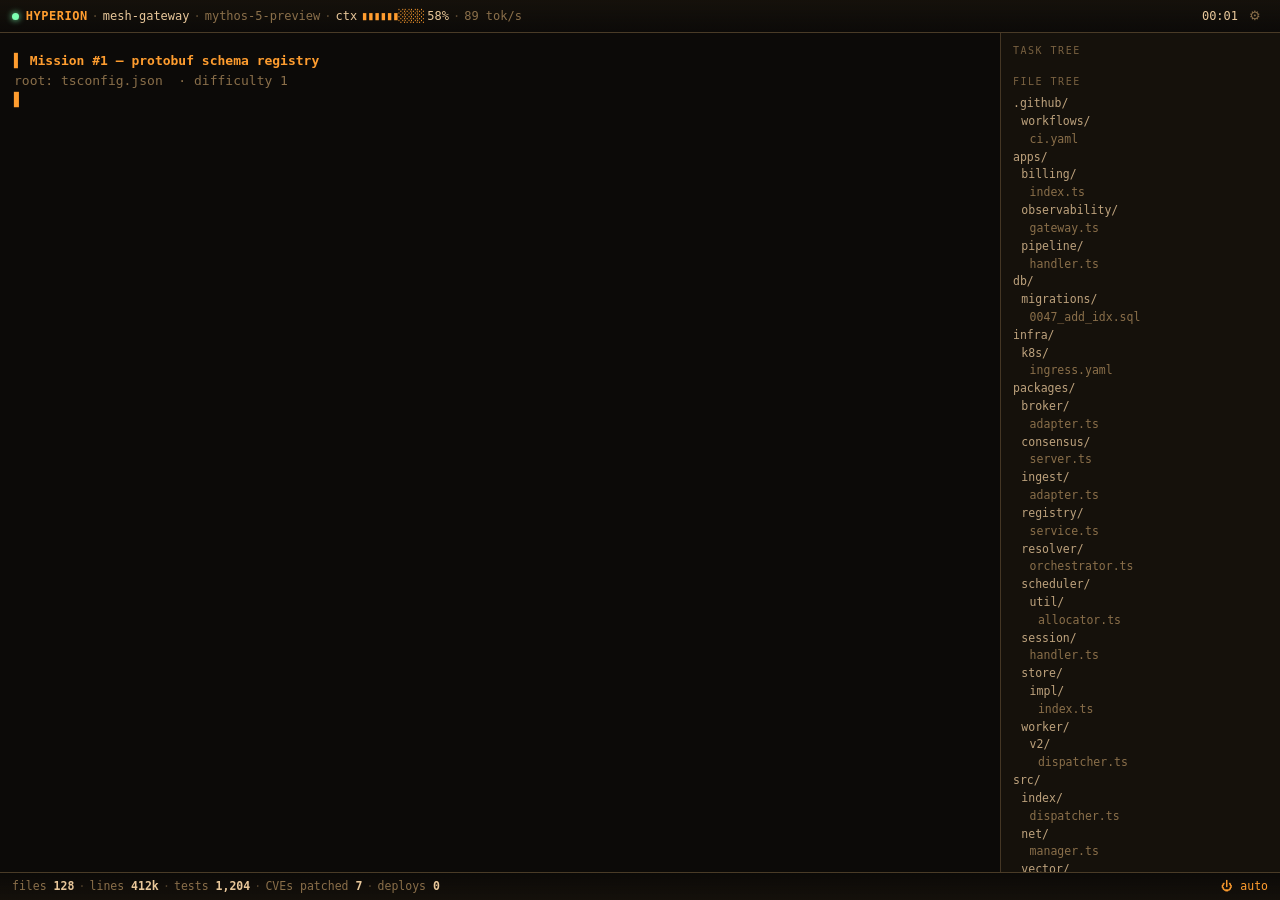
<file: hyperion.dist.html>
<!doctype html>
<html lang="en" data-theme="amber">
<head>
<meta charset="utf-8">
<meta name="viewport" content="width=device-width, initial-scale=1, viewport-fit=cover">
<meta name="color-scheme" content="dark">
<title>HYPERION</title>
<link rel="icon" href="data:image/svg+xml,%3Csvg xmlns='http://www.w3.org/2000/svg' viewBox='0 0 16 16'%3E%3Crect width='16' height='16' fill='%230c0a08'/%3E%3Ctext x='8' y='12.5' font-size='13' font-weight='700' text-anchor='middle' fill='%23ff9d2f' font-family='monospace'%3EH%3C/text%3E%3C/svg%3E">
<style>
/* ============================== THEME TOKENS ============================== */
:root, [data-theme="amber"]{
  --bg:#0c0a08; --fg:#e8c79a; --dim:#8a6f4a; --accent:#ff9d2f;
  --ok:#7CFFB2; --warn:#ffd23f; --err:#ff4d4d; --rail:#15110b;
  --add:#7CFFB2; --del:#ff7a7a;
}
[data-theme="green"]{
  --bg:#000a00; --fg:#c8ffc8; --dim:#3f7a3f; --accent:#39ff5a;
  --ok:#39ff5a; --warn:#ffd23f; --err:#ff4d4d; --rail:#001400;
  --add:#39ff5a; --del:#ff7a7a;
}
[data-theme="cyan"]{
  --bg:#020a0f; --fg:#b8eaff; --dim:#3f7a8a; --accent:#39d6ff;
  --ok:#39ffd6; --warn:#ffd23f; --err:#ff4d4d; --rail:#04141c;
  --add:#39ffd6; --del:#ff7a7a;
}
/* ============================== BASE ============================== */
*{box-sizing:border-box}
html,body{height:100%;margin:0}
body{
  background:var(--bg); color:var(--fg);
  font-family:ui-monospace,"SF Mono","Cascadia Code","JetBrains Mono",Menlo,Consolas,monospace;
  font-size:13px; line-height:1.5; overflow:hidden;
  -webkit-font-smoothing:antialiased;
}
.tone-fg{color:var(--fg)} .tone-dim{color:var(--dim)} .tone-ok{color:var(--ok)}
.tone-warn{color:var(--warn)} .tone-err{color:var(--err)} .tone-accent{color:var(--accent)}

#app{
  height:100%; display:grid; grid-template-rows:auto 1fr auto;
  container-type:inline-size;
}
/* ============================== HEADER ============================== */
#hdr{
  display:flex; align-items:center; gap:.55ch; flex-wrap:wrap;
  padding:6px 12px; border-bottom:1px solid color-mix(in srgb,var(--dim) 45%,transparent);
  background:linear-gradient(var(--rail),transparent); font-size:12px;
}
#hdr .sep{color:var(--dim); opacity:.6}
#hdr .h-agent{color:var(--accent); font-weight:700; letter-spacing:.5px}
#hdr .h-proj{color:var(--fg)}
#hdr .h-model{color:var(--dim)}
#hdr .ctxbar{color:var(--accent); letter-spacing:-1px}
#hdr .ctxpct{color:var(--fg)}
#hdr .h-tok{color:var(--dim)}
#hdr .h-time{color:var(--fg); margin-left:auto; font-variant-numeric:tabular-nums}
.dot{display:inline-block;width:7px;height:7px;border-radius:50%;background:var(--ok);
  box-shadow:0 0 6px var(--ok); margin-right:.4ch; vertical-align:middle}
body.paused .dot{background:var(--warn);box-shadow:0 0 6px var(--warn)}
/* ============================== MAIN ============================== */
#main{display:grid; grid-template-columns:1fr 280px; min-height:0}
#log{
  padding:10px 14px; overflow-y:auto; overflow-x:hidden; min-height:0;
  white-space:pre-wrap; word-break:break-word; scrollbar-width:thin;
  scrollbar-color:var(--dim) transparent;
}
#log::-webkit-scrollbar{width:8px}
#log::-webkit-scrollbar-thumb{background:var(--dim);border-radius:4px}
.ln{margin:0; padding:0 0 0 0}
.ln.tool{margin-top:3px}
.ln .tdot{color:var(--accent)}
.ln .tname{color:var(--fg);font-weight:600}
.ln .targ{color:var(--accent)}
.ln.out{color:var(--dim); padding-left:2.5ch}
.ln.out .br{color:var(--dim);opacity:.7}
.ln.diff{padding-left:2.5ch}
.ln.diff.add{color:var(--add)}
.ln.diff.del{color:var(--del);opacity:.85}
.ln.snip{margin:4px 0 6px 2.5ch; border:1px solid color-mix(in srgb,var(--dim) 30%,transparent);
  border-left:2px solid color-mix(in srgb,var(--accent) 55%,transparent);
  background:color-mix(in srgb,var(--accent) 5%,transparent); border-radius:0 5px 5px 0;
  padding:4px 0 5px; font-size:11px; line-height:1.5; overflow:hidden; max-width:78ch}
.ln.snip.write{border-left-color:var(--add); background:color-mix(in srgb,var(--add) 6%,transparent)}
.ln.snip .snip-hd{color:var(--dim); padding:1px 10px 4px; font-size:9.5px; letter-spacing:.5px;
  border-bottom:1px solid color-mix(in srgb,var(--dim) 22%,transparent); margin-bottom:3px;
  white-space:nowrap; overflow:hidden; text-overflow:ellipsis}
.ln.snip .snip-hd .lang{color:var(--accent); opacity:.85; margin-right:8px; text-transform:uppercase}
.ln.snip.write .snip-hd .lang{color:var(--add)}
.ln.snip .cl{padding:0 10px; white-space:pre; tab-size:2; color:color-mix(in srgb,var(--fg) 88%,transparent)}
.ln.snip .tk-kw{color:var(--accent)}
.ln.snip .tk-str{color:var(--ok)}
.ln.snip .tk-cmt{color:var(--dim); font-style:italic}
.ln.snip .tk-num{color:color-mix(in srgb,var(--fg) 55%,var(--accent))}
.ln.phase{color:var(--accent); opacity:.8; margin-top:8px; letter-spacing:1px; font-size:11px}
.ln.phase::before{content:"┄┄ "} .ln.phase::after{content:" ┄┄┄┄┄┄┄┄"}
.ln.banner{color:var(--accent);font-weight:700;margin-top:8px}
.ln.think{color:var(--dim);font-style:italic}
.ln.think .t{color:var(--warn);font-style:normal}
#caret{color:var(--accent); animation:blink 1.1s steps(1) infinite; height:1.2em}
@keyframes blink{50%{opacity:0}}
body.reduce #caret{animation:none}
/* ============================== SIDE RAIL ============================== */
#rail{
  background:var(--rail); border-left:1px solid color-mix(in srgb,var(--dim) 40%,transparent);
  padding:10px 12px; overflow-y:auto; min-height:0; scrollbar-width:thin;
  scrollbar-color:var(--dim) transparent; font-size:12px;
}
.rail-sec{margin-bottom:16px}
.rail-h{color:var(--dim); letter-spacing:1.5px; font-size:10px; margin-bottom:6px; opacity:.85}
#tasktree li{list-style:none; margin:2px 0; white-space:nowrap; overflow:hidden; text-overflow:ellipsis}
#tasktree{margin:0;padding:0}
.tk-mk{display:inline-block;width:1.6ch}
.tk-done .tk-mk{color:var(--ok)} .tk-prog .tk-mk{color:var(--accent)} .tk-todo .tk-mk{color:var(--dim)}
.tk-done{color:var(--fg)} .tk-prog{color:var(--fg)} .tk-todo{color:var(--dim)}
.tk-prog .tk-mk{animation:spin 1.2s linear infinite; display:inline-block}
body.reduce .tk-prog .tk-mk{animation:none}
@keyframes spin{to{transform:rotate(360deg)}}
#filetree{font-size:11.5px; line-height:1.55}
.ft-row{white-space:nowrap; overflow:hidden; text-overflow:ellipsis; color:var(--dim)}
.ft-dir{color:var(--fg);opacity:.8}
.ft-file{color:var(--dim)}
.ft-file.hl{color:var(--accent)}
.ft-file.hl::after{content:" ◀"; color:var(--accent)}
.ft-file.glow{text-shadow:0 0 8px var(--accent)}
body.reduce .ft-file.glow{text-shadow:none}
/* ============================== FOOTER ============================== */
#ftr{
  display:flex; align-items:center; gap:.6ch; flex-wrap:wrap;
  padding:5px 12px; border-top:1px solid color-mix(in srgb,var(--dim) 45%,transparent);
  background:linear-gradient(transparent,var(--rail)); font-size:11.5px; color:var(--dim);
}
#ftr b{color:var(--fg);font-weight:600;font-variant-numeric:tabular-nums}
#ftr .sep{opacity:.5}
#ftr .mode{margin-left:auto;color:var(--accent)}
body.paused #ftr .mode{color:var(--warn)}
/* live button */
#livebtn{
  position:fixed; right:300px; bottom:42px; z-index:30; cursor:pointer;
  background:var(--accent); color:var(--bg); border:none; border-radius:14px;
  padding:3px 12px; font:inherit; font-size:11px; font-weight:700;
  box-shadow:0 2px 10px rgba(0,0,0,.5); display:none;
}
@container (max-width:720px){
  #main{grid-template-columns:1fr}
  #rail{display:none}
  #ftr .detail{display:none}
}
/* #livebtn lives outside the #app container, so it needs a viewport media query, not @container */
@media (max-width:720px){ #livebtn{right:16px} }
/* ============================== OVERLAY LAYER ============================== */
#overlay{position:fixed; inset:0; z-index:40; display:none; pointer-events:none}
#overlay.on{display:block}
#overlay .backdrop{position:absolute; inset:0; transition:background .4s ease}
#overlay.anomaly .backdrop{background:color-mix(in srgb,var(--err) 16%,transparent)}
#overlay.ok-tint .backdrop{background:color-mix(in srgb,var(--ok) 12%,transparent)}
#ovbanner{
  position:absolute; top:0; left:0; right:0; padding:14px 18px; text-align:center;
  font-size:clamp(14px,3.2vw,22px); font-weight:800; letter-spacing:.5px;
  border-bottom:3px solid var(--err); color:var(--err);
  background:color-mix(in srgb,var(--err) 22%,var(--bg));
}
#ovbanner.ok{border-color:var(--ok); color:var(--ok); background:color-mix(in srgb,var(--ok) 18%,var(--bg))}
body:not(.reduce) #ovbanner.pulse{animation:bpulse 1s ease-in-out infinite}
@keyframes bpulse{0%,100%{box-shadow:0 0 0 0 color-mix(in srgb,var(--err) 70%,transparent)}50%{box-shadow:0 0 28px 4px color-mix(in srgb,var(--err) 70%,transparent)}}
body.reduce #ovbanner{animation:none}
#ovbox{
  position:absolute; left:50%; top:50%; transform:translate(-50%,-50%);
  min-width:min(440px,84vw); max-width:84vw; background:color-mix(in srgb,var(--rail) 92%,#000);
  border:1px solid color-mix(in srgb,var(--accent) 55%,transparent); border-radius:8px;
  box-shadow:0 12px 50px rgba(0,0,0,.7); padding:16px 18px;
}
#ovbox .ovtitle{color:var(--accent); font-weight:700; letter-spacing:1px; font-size:12px; margin-bottom:10px;
  border-bottom:1px solid color-mix(in srgb,var(--dim) 40%,transparent); padding-bottom:6px}
#ovbox .ovbody .obl{margin:3px 0; white-space:pre-wrap; word-break:break-word}
#ovbox .ovbar{margin-top:8px; color:var(--accent); letter-spacing:-.5px; font-variant-numeric:tabular-nums}
#ovbox .ovbar .lbl{color:var(--fg); letter-spacing:normal; margin-left:1ch}
/* per-drama box accents so DEPLOY / SECURITY / AUTH / CONTEXT read as distinct events */
#ovbox[data-variant]{border-left-width:3px}
#ovbox[data-variant=deploy]{border-color:color-mix(in srgb,var(--accent) 60%,transparent)}
#ovbox[data-variant=deploy] .ovtitle{color:var(--accent)}
#ovbox[data-variant=security]{border-color:color-mix(in srgb,var(--warn) 60%,transparent)}
#ovbox[data-variant=security] .ovtitle{color:var(--warn)}
#ovbox[data-variant=auth]{border-color:color-mix(in srgb,var(--ok) 60%,transparent)}
#ovbox[data-variant=auth] .ovtitle{color:var(--ok)}
#ovbox[data-variant=context]{border-color:color-mix(in srgb,var(--fg) 45%,transparent)}
#ovbox[data-variant=context] .ovtitle{color:var(--fg)}
#mxcanvas{position:absolute; inset:0; width:100%; height:100%; background:rgba(0,0,0,.55)}
body:not(.reduce) #overlay.fadein{animation:ovfade .35s ease}
@keyframes ovfade{from{opacity:0}to{opacity:1}}
#overlay.fadeout{opacity:0; transition:opacity .35s ease}
/* ===== boss-level app windows (faux tool GUIs) ===== */
#overlay.app .backdrop{background:rgba(0,0,0,.62)}
#appwin{position:absolute; left:50%; top:50%; transform:translate(-50%,-50%);
  width:min(620px,92vw); max-height:86vh; display:flex; flex-direction:column; overflow:hidden;
  background:color-mix(in srgb,var(--rail) 94%,#000);
  border:1px solid color-mix(in srgb,var(--accent) 50%,transparent);
  border-radius:9px; box-shadow:0 18px 70px rgba(0,0,0,.78)}
body:not(.reduce) #overlay.app.fadein #appwin{animation:appin .34s cubic-bezier(.2,.8,.3,1)}
@keyframes appin{from{opacity:0;transform:translate(-50%,-46%) scale(.97)}to{opacity:1;transform:translate(-50%,-50%) scale(1)}}
.appbar{display:flex; align-items:center; gap:10px; padding:7px 12px; flex:0 0 auto;
  background:color-mix(in srgb,#000 26%,var(--rail)); border-bottom:1px solid color-mix(in srgb,var(--dim) 35%,transparent)}
.appbar .dots{display:flex; gap:6px}
.appbar .dot{width:10px; height:10px; border-radius:50%}
.appbar .dot.r{background:#ff5f57} .appbar .dot.y{background:#febc2e} .appbar .dot.g{background:#28c840}
.appbar .atitle{font-weight:700; font-size:11px; color:var(--fg); letter-spacing:.5px}
.appbar .aurl{margin-left:auto; font-size:10px; color:var(--dim); max-width:42%; overflow:hidden; text-overflow:ellipsis; white-space:nowrap}
.appbody{padding:14px 16px; overflow:auto}
/* grafana */
.g-grid{display:grid; grid-template-columns:1fr 1fr; gap:10px}
.gp{border:1px solid color-mix(in srgb,var(--dim) 30%,transparent); border-radius:6px; padding:8px 10px;
  background:color-mix(in srgb,var(--bg) 40%,transparent); transition:border-color .4s ease,background .4s ease}
.gp-h{display:flex; align-items:baseline; gap:4px; margin-bottom:4px}
.gp-t{font-size:9.5px; color:var(--dim); text-transform:uppercase; letter-spacing:.5px}
.gp-s{margin-left:auto; font-size:15px; font-weight:700; color:var(--ok); font-variant-numeric:tabular-nums; transition:color .4s ease}
.gp-u{font-size:9px; color:var(--dim)}
.gp-c{width:100%; height:34px; display:block}
.gp-line{fill:none; stroke:var(--ok); stroke-width:1.4; vector-effect:non-scaling-stroke; transition:stroke .4s ease}
.gp-area{fill:color-mix(in srgb,var(--ok) 13%,transparent); stroke:none; transition:fill .4s ease}
.gp[data-state=alert]{border-color:var(--err); background:color-mix(in srgb,var(--err) 9%,transparent)}
.gp[data-state=alert] .gp-s{color:var(--err)} .gp[data-state=alert] .gp-line{stroke:var(--err)}
.gp[data-state=alert] .gp-area{fill:color-mix(in srgb,var(--err) 16%,transparent)}
body:not(.reduce) .gp[data-state=alert]{animation:gpf 1.1s ease-in-out infinite}
@keyframes gpf{0%,100%{box-shadow:0 0 0 0 transparent}50%{box-shadow:0 0 18px -2px color-mix(in srgb,var(--err) 65%,transparent)}}
/* pipeline */
.pl-row{display:flex; align-items:center; margin-bottom:12px}
.pl-edge{flex:0 0 18px; height:2px; background:color-mix(in srgb,var(--dim) 40%,transparent)}
.pl-node{flex:1; text-align:center; border:1px solid color-mix(in srgb,var(--dim) 35%,transparent); border-radius:6px;
  padding:8px 4px; background:color-mix(in srgb,var(--bg) 40%,transparent); transition:border-color .35s ease}
.pl-ic{font-size:14px; line-height:1}
.pl-ic::before{content:'○'; color:var(--dim)}
.pl-node[data-state=running]{border-color:var(--accent)}
.pl-node[data-state=running] .pl-ic::before{content:'⟳'; color:var(--accent); display:inline-block}
body:not(.reduce) .pl-node[data-state=running] .pl-ic::before{animation:spin 1s linear infinite}
.pl-node[data-state=pass]{border-color:color-mix(in srgb,var(--ok) 55%,transparent)}
.pl-node[data-state=pass] .pl-ic::before{content:'✓'; color:var(--ok)}
.pl-nm{font-size:9.5px; color:var(--fg); margin-top:3px; text-transform:uppercase; letter-spacing:.5px}
.pl-log{font-size:11px; color:var(--dim); border-top:1px dashed color-mix(in srgb,var(--dim) 30%,transparent); padding-top:8px; min-height:1.4em; font-variant-numeric:tabular-nums}
@keyframes spin{to{transform:rotate(360deg)}}
/* flamegraph */
.fg{display:flex; flex-direction:column; gap:3px; margin-bottom:10px}
.fg-row{display:flex; gap:3px; height:22px}
.fg-fr{flex-grow:var(--g,1); flex-basis:0; min-width:0; display:flex; align-items:center; padding:0 6px;
  font-size:9.5px; white-space:nowrap; overflow:hidden; text-overflow:ellipsis; border-radius:3px;
  background:color-mix(in srgb,var(--accent) 30%,var(--rail)); color:var(--fg);
  transition:flex-grow .6s ease, background .45s ease}
.fg-fr[data-state=hot]{background:color-mix(in srgb,var(--err) 60%,var(--rail)); color:#fff}
.fg-fr[data-state=cool]{background:color-mix(in srgb,var(--ok) 50%,var(--rail))}
.fg-cap{font-size:11px; color:var(--dim); text-align:center}
/* cluster */
.cl{width:100%; height:auto; display:block; margin-bottom:8px}
.cl-edge{stroke:color-mix(in srgb,var(--dim) 50%,transparent); stroke-width:1}
.cl-c{fill:color-mix(in srgb,var(--ok) 26%,var(--rail)); stroke:var(--ok); stroke-width:1.5; transition:fill .4s ease,stroke .4s ease}
.cl-node[data-state=down] .cl-c{fill:color-mix(in srgb,var(--err) 32%,var(--rail)); stroke:var(--err)}
body:not(.reduce) .cl-node[data-state=down] .cl-c{animation:gpf 1s ease-in-out infinite}
.cl-lbl{fill:var(--dim); font-size:8px; font-family:inherit}
.cl-cap{font-size:11px; color:var(--dim); text-align:center}
/* trace waterfall */
.tr{display:flex; flex-direction:column; gap:3px; margin-bottom:8px}
.tr-row{display:flex; align-items:center; gap:8px; height:18px}
.tr-lbl{flex:0 0 34%; font-size:9.5px; color:var(--dim); white-space:nowrap; overflow:hidden; text-overflow:ellipsis}
.tr-track{position:relative; flex:1; height:12px; background:color-mix(in srgb,var(--dim) 12%,transparent); border-radius:3px}
.tr-bar{position:absolute; top:0; bottom:0; left:var(--o,0); width:var(--w,10%); border-radius:3px;
  background:color-mix(in srgb,var(--accent) 55%,var(--rail)); transition:width .6s ease,left .6s ease,background .4s ease}
.tr-bar[data-state=slow]{background:color-mix(in srgb,var(--err) 62%,var(--rail))}
.tr-bar[data-state=ok]{background:color-mix(in srgb,var(--ok) 55%,var(--rail))}
.tr-ms{flex:0 0 6ch; text-align:right; font-size:9px; color:var(--dim); font-variant-numeric:tabular-nums}
.tr-cap{font-size:11px; color:var(--dim); text-align:center; margin-top:4px}
/* sql console */
.sql-q{background:color-mix(in srgb,#000 30%,var(--rail)); border:1px solid color-mix(in srgb,var(--dim) 28%,transparent);
  border-radius:6px; padding:8px 10px; margin-bottom:10px; font-size:11px; line-height:1.55}
.sql-q .sql-ql{white-space:pre; tab-size:2}
.sql-q .tk-kw{color:var(--accent)} .sql-q .tk-str{color:var(--ok)} .sql-q .tk-num{color:color-mix(in srgb,var(--fg) 55%,var(--accent))}
.sql-plan{font-size:10.5px; line-height:1.6; margin-bottom:8px}
.sql-pl{white-space:pre; transition:color .4s ease}
.sql-pl[data-k=scan]{color:var(--warn)} .sql-pl[data-k=scan][data-state=ok]{color:var(--ok)}
.sql-cap{font-size:11px; color:var(--dim); text-align:center; border-top:1px dashed color-mix(in srgb,var(--dim) 30%,transparent); padding-top:6px}
/* load test */
.lt-stats{display:grid; grid-template-columns:repeat(4,1fr); gap:8px; margin-bottom:10px}
.lt-s{border:1px solid color-mix(in srgb,var(--dim) 28%,transparent); border-radius:6px; padding:6px 8px; background:color-mix(in srgb,var(--bg) 40%,transparent)}
.lt-t{display:block; font-size:9px; color:var(--dim); text-transform:uppercase; letter-spacing:.5px}
.lt-v{font-size:15px; font-weight:700; color:var(--ok); font-variant-numeric:tabular-nums; transition:color .3s ease}
.lt-c{width:100%; height:50px; display:block; margin-bottom:6px}
.lt-line{fill:none; stroke:var(--accent); stroke-width:1.6; vector-effect:non-scaling-stroke}
body:not(.reduce) .lt-line{stroke-dasharray:240; stroke-dashoffset:240; animation:ltdraw 2.2s ease forwards}
@keyframes ltdraw{to{stroke-dashoffset:0}}
.lt-area{fill:color-mix(in srgb,var(--accent) 12%,transparent); stroke:none}
.lt-cap{font-size:11px; color:var(--dim); text-align:center}
/* PR review */
.pr-head{border-bottom:1px solid color-mix(in srgb,var(--dim) 30%,transparent); padding-bottom:8px; margin-bottom:8px}
.pr-ti{display:block; font-size:13px; font-weight:700; color:var(--fg)}
.pr-br{font-size:10px; color:var(--dim)}
.pr-b{color:var(--accent)} .pr-b.main{color:var(--dim)} .pr-arr{color:var(--dim)}
.pr-files{margin-bottom:8px}
.pr-f{display:flex; align-items:baseline; font-size:11px; padding:1px 0}
.pr-fn{flex:1; color:var(--fg); white-space:nowrap; overflow:hidden; text-overflow:ellipsis}
.pr-st{font-variant-numeric:tabular-nums} .pr-add{color:var(--add); margin-right:6px} .pr-del{color:var(--del)}
.pr-checks{margin-bottom:8px}
.pr-c{display:flex; align-items:center; gap:7px; font-size:11px; padding:1px 0}
.pr-cic::before{content:'⟳'; color:var(--accent); display:inline-block}
body:not(.reduce) .pr-c[data-state=running] .pr-cic::before{animation:spin 1s linear infinite}
.pr-c[data-state=pass] .pr-cic::before{content:'✓'; color:var(--ok); animation:none}
.pr-cn{color:var(--dim)} .pr-c[data-state=pass] .pr-cn{color:var(--fg)}
.pr-merge{text-align:center; font-size:11px; font-weight:700; padding:7px; border-radius:6px;
  border:1px solid color-mix(in srgb,var(--dim) 35%,transparent); color:var(--dim); transition:all .35s ease}
.pr-merge[data-state=ready]{border-color:var(--ok); color:var(--ok)}
.pr-merge[data-state=merged]{border-color:transparent; color:#06140c; background:var(--ok)}
/* docker build */
.dk{font-size:11px; margin-bottom:8px}
.dk-r{display:flex; gap:8px; align-items:baseline; padding:1px 0; opacity:.45; transition:opacity .3s ease}
.dk-r[data-state=running],.dk-r[data-state=done]{opacity:1}
.dk-ic::before{content:'·'; color:var(--dim)}
.dk-r[data-state=running] .dk-ic::before{content:'⟳'; color:var(--accent); display:inline-block}
body:not(.reduce) .dk-r[data-state=running] .dk-ic::before{animation:spin 1s linear infinite}
.dk-r[data-state=done] .dk-ic::before{content:'✓'; color:var(--ok)}
.dk-ix{color:var(--dim)} .dk-tx{flex:1; color:var(--fg); white-space:nowrap; overflow:hidden; text-overflow:ellipsis}
.dk-st{color:var(--ok); font-variant-numeric:tabular-nums}
.dk-cap{font-size:11px; color:var(--dim); border-top:1px dashed color-mix(in srgb,var(--dim) 30%,transparent); padding-top:6px}
/* full-screen btop monitor */
#appwin[data-tool=btop]{width:min(1180px,95vw); height:90vh; max-height:90vh}
.appbody.bt{display:flex; flex-direction:column; gap:9px; height:100%; box-sizing:border-box; padding:11px 13px}
.bt-sec{border:1px solid color-mix(in srgb,var(--dim) 26%,transparent); border-radius:7px; padding:8px 11px}
.bt-cpu,.bt-mem{flex:0 0 auto}
.bt-line{display:flex; align-items:center; gap:10px}
.bt-lbl{font-size:11px; color:var(--accent); font-weight:700; flex:0 0 4ch}
.bt-bar{position:relative; flex:1; height:11px; border-radius:3px; background:color-mix(in srgb,var(--dim) 16%,transparent); overflow:hidden}
.bt-fill{height:100%; width:0; background:var(--ok); border-radius:3px; transition:width .45s linear, background .45s ease}
.bt-fill[data-lvl=mid]{background:var(--warn)} .bt-fill[data-lvl=hi]{background:var(--err)}
.bt-pct{font-size:11px; color:var(--fg); flex:0 0 4ch; text-align:right; font-variant-numeric:tabular-nums}
.bt-tmp{font-size:11px; color:var(--accent); flex:0 0 5ch; text-align:right; font-variant-numeric:tabular-nums}
.bt-graph{width:100%; height:64px; display:block; margin:7px 0 2px}
.bt-cores{display:grid; grid-template-columns:repeat(4,1fr); gap:5px 18px; margin-top:5px}
.bt-core{display:flex; align-items:center; gap:7px}
.bt-cn{font-size:10px; color:var(--dim); flex:0 0 3ch}
.bt-cbar{position:relative; flex:1; height:8px; border-radius:2px; background:color-mix(in srgb,var(--dim) 16%,transparent); overflow:hidden}
.bt-cfill{height:100%; width:0; background:var(--ok); transition:width .45s linear, background .45s ease}
.bt-cfill[data-lvl=mid]{background:var(--warn)} .bt-cfill[data-lvl=hi]{background:var(--err)}
.bt-cpct{font-size:10px; color:var(--fg); flex:0 0 4ch; text-align:right; font-variant-numeric:tabular-nums}
.bt-load{font-size:10px; color:var(--dim); margin-top:7px; font-variant-numeric:tabular-nums}
.bt-proc{flex:1 1 auto; min-height:0; display:flex; flex-direction:column}
.bt-phead,.bt-prow{display:grid; grid-template-columns:8ch 1fr 7ch 6ch; gap:8px; font-size:11px; padding:1px 0}
.bt-phead{color:var(--dim); border-bottom:1px solid color-mix(in srgb,var(--dim) 26%,transparent); margin-bottom:4px}
.bt-procwrap{overflow:hidden; flex:1; min-height:0}
.bt-prow .pn{color:var(--ok); white-space:nowrap; overflow:hidden; text-overflow:ellipsis}
.bt-prow .pid{color:var(--dim); text-align:left}
.bt-prow .pc,.bt-prow .pm{text-align:right; color:var(--fg); font-variant-numeric:tabular-nums}
.bt-prow.bt-villain .pn{color:var(--fg); font-weight:700}
.bt-prow.bt-villain .pc{color:var(--err); font-weight:700}
.bt-prow.bt-dead{opacity:.4}
.bt-prow.bt-dead .pn{text-decoration:line-through; color:var(--dim); font-weight:400}
.bt-prow.bt-dead .pc{color:var(--dim); font-weight:400}
/* ============================== BOSS KEY ============================== */
#boss{position:fixed; inset:0; z-index:80; display:none; place-items:center;
  background:#05070b; color:#cdd6e4; font-size:14px}
#boss.on{display:grid}
#boss .bx{text-align:center}
#boss .sp{font-size:26px; color:#6ea8ff}
#boss .hint{margin-top:18px; font-size:11px; color:#41506a}
/* ============================== SETTINGS / HELP ============================== */
.drawer{position:fixed; z-index:70; background:color-mix(in srgb,var(--rail) 95%,#000);
  border:1px solid color-mix(in srgb,var(--accent) 45%,transparent); display:none}
.drawer.on{display:block}
/* configuration dialog (native <dialog>, centered modal) */
dialog#settings{border:1px solid color-mix(in srgb,var(--accent) 55%,transparent);
  background:color-mix(in srgb,var(--rail) 96%,#000); color:var(--fg); border-radius:10px;
  padding:0; width:min(580px,94vw); max-height:90vh; box-shadow:0 24px 80px rgba(0,0,0,.7);
  font-family:inherit; overflow:hidden}
dialog#settings::backdrop{background:rgba(0,0,0,.55); backdrop-filter:blur(2px)}
body.reduce dialog#settings::backdrop{backdrop-filter:none}
body:not(.reduce) dialog#settings[open]{animation:cfgpop .18s ease}
@keyframes cfgpop{from{transform:scale(.97);opacity:0}to{transform:scale(1);opacity:1}}
.cfg-hd{display:flex; align-items:center; gap:10px; padding:13px 18px;
  border-bottom:1px solid color-mix(in srgb,var(--dim) 40%,transparent)}
.cfg-hd h2{margin:0; color:var(--accent); font-size:13px; letter-spacing:2px; flex:1}
.cfg-hd .badge{color:var(--dim); font-size:10px; letter-spacing:1px}
.cfg-x{background:none; border:1px solid transparent; color:var(--dim); font-size:18px; line-height:1;
  cursor:pointer; padding:1px 8px; border-radius:5px}
.cfg-x:hover{color:var(--fg); border-color:var(--dim)}
.cfg-bd{padding:14px 18px; overflow-y:auto; max-height:64vh; scrollbar-width:thin;
  scrollbar-color:var(--dim) transparent}
.cfg-sec{margin:0 0 14px}
.cfg-sech{color:var(--dim); font-size:10px; letter-spacing:2px; text-transform:uppercase; margin-bottom:7px; opacity:.85}
.cfg-grid{display:grid; grid-template-columns:1fr 1fr; gap:8px 16px}
.fld{margin:0; display:flex; flex-direction:column; gap:3px}
.fld.wide{grid-column:1 / -1}
.fld label{font-size:10px; color:var(--dim); letter-spacing:1px; text-transform:uppercase}
.fld input,.fld select{background:var(--bg); color:var(--fg); border:1px solid var(--dim);
  border-radius:4px; padding:5px 7px; font:inherit; font-size:12px; width:100%}
.fld .row{display:flex; gap:8px; align-items:center}
.fld .row input{flex:1}
.fld .val{color:var(--accent); font-size:11px; min-width:4.5ch; text-align:right; font-variant-numeric:tabular-nums}
.cfg-ft{display:flex; gap:8px; align-items:center; padding:12px 18px;
  border-top:1px solid color-mix(in srgb,var(--dim) 40%,transparent)}
.cfg-ft .spacer{flex:1}
.cfg-btn{background:var(--bg); color:var(--fg); border:1px solid var(--dim); border-radius:5px;
  padding:6px 13px; font:inherit; font-size:12px; cursor:pointer; white-space:nowrap}
.cfg-btn:hover{border-color:var(--accent); color:var(--accent)}
.cfg-btn.primary{background:var(--accent); color:var(--bg); border-color:var(--accent); font-weight:700}
.cfg-btn.primary:hover{color:var(--bg)}
.cfg-btn.icon{padding:5px 9px}
.cfg-hint{font-size:10.5px; color:var(--dim); line-height:1.6}
.cfg-hint kbd{background:var(--bg); border:1px solid var(--dim); border-radius:3px; padding:0 5px; color:var(--fg)}
#cfgbtn{background:none; border:1px solid transparent; color:var(--dim); font-size:13px; cursor:pointer;
  padding:0 6px; border-radius:5px; line-height:1.4}
#cfgbtn:hover{color:var(--accent); border-color:color-mix(in srgb,var(--dim) 50%,transparent)}
#help{top:50%; left:50%; transform:translate(-50%,-50%); width:min(420px,90vw);
  padding:18px 22px; border-radius:8px; box-shadow:0 12px 50px rgba(0,0,0,.7)}
#help h2{color:var(--accent); font-size:13px; letter-spacing:1px; margin:0 0 12px}
#help .hk{display:flex; justify-content:space-between; margin:5px 0; font-size:12px}
#help .hk kbd{background:var(--bg); border:1px solid var(--dim); border-radius:3px; padding:0 6px; color:var(--accent); font-weight:700}
#help .hk span{color:var(--dim)}
/* toast */
#toast{position:fixed; left:50%; bottom:48px; transform:translateX(-50%); z-index:90;
  background:color-mix(in srgb,var(--rail) 95%,#000); color:var(--fg);
  border:1px solid var(--accent); border-radius:16px; padding:5px 16px; font-size:12px;
  opacity:0; transition:opacity .2s ease; pointer-events:none}
#toast.on{opacity:1}
/* CRT */
body.crt #log, body.crt #rail{text-shadow:0 0 1.5px color-mix(in srgb,var(--fg) 60%,transparent)}
body.crt #app::after{content:""; position:fixed; inset:0; z-index:60; pointer-events:none;
  background:repeating-linear-gradient(to bottom, rgba(0,0,0,0) 0, rgba(0,0,0,0) 2px, rgba(0,0,0,.18) 3px, rgba(0,0,0,0) 4px);
  mix-blend-mode:multiply}
</style>
</head>
<body>
<div id="app">
  <header id="hdr">
    <span class="dot"></span>
    <span class="h-agent">HYPERION</span>
    <span class="sep">·</span><span class="h-proj">core-platform</span>
    <span class="sep">·</span><span class="h-model">mythos-5-preview</span>
    <span class="sep">·</span><span>ctx</span><span class="ctxbar">▮▮▮▮▮▮░░░░</span><span class="ctxpct">58%</span>
    <span class="sep">·</span><span class="h-tok">82 tok/s</span>
    <span class="h-time">00:00</span>
    <button id="cfgbtn" title="Configuration (s)" aria-label="Open configuration">⚙</button>
  </header>
  <div id="main">
    <section id="log" tabindex="0" aria-label="activity log"><div id="caret">▋</div></section>
    <aside id="rail">
      <div class="rail-sec">
        <div class="rail-h">TASK TREE</div>
        <ul id="tasktree"></ul>
      </div>
      <div class="rail-sec">
        <div class="rail-h">FILE TREE</div>
        <div id="filetree"></div>
      </div>
    </aside>
  </div>
  <footer id="ftr">
    <span>files <b id="c-files">128</b></span><span class="sep detail">·</span>
    <span class="detail">lines <b id="c-lines">412k</b></span><span class="sep">·</span>
    <span>tests <b id="c-tests">1,204</b></span><span class="sep detail">·</span>
    <span class="detail">CVEs patched <b id="c-cves">7</b></span><span class="sep detail">·</span>
    <span class="detail">deploys <b id="c-deploys">0</b></span>
    <span class="mode" id="modeind">⏻ auto</span>
  </footer>
</div>
<button id="livebtn">↓ live</button>
<div id="overlay"><div class="backdrop"></div></div>
<div id="boss"><div class="bx"><div class="sp">⠋</div><div class="msg">Connecting to corporate VPN…</div><div class="hint">press any key</div></div></div>
<dialog id="settings" aria-label="Configuration"></dialog>
<div id="help" class="drawer">
  <h2>HOTKEYS</h2>
  <div class="hk"><kbd>m</kbd><span>autopilot ↔ performer</span></div>
  <div class="hk"><kbd>space</kbd><span>pause / resume</span></div>
  <div class="hk"><kbd>1 2 3</kbd><span>theme: amber / green / cyan</span></div>
  <div class="hk"><kbd>+ −</kbd><span>speed up / down</span></div>
  <div class="hk"><kbd>f</kbd><span>force a drama event</span></div>
  <div class="hk"><kbd>b</kbd><span>boss key (blank screen)</span></div>
  <div class="hk"><kbd>s</kbd><span>configuration dialog</span></div>
  <div class="hk"><kbd>?</kbd><span>this help · <kbd>esc</kbd> closes</span></div>
  <div class="hk" style="margin-top:10px"><span>In performer mode, mash any other key to stream output.</span></div>
</div>
<div id="toast"></div>

<script>
"use strict";
(function(){
/* ====================================================================== */
/* CONFIG                                                                  */
/* ====================================================================== */
const QS=new URLSearchParams(location.search);
const THEMES=['amber','green','cyan'];
function qint(name,lo,hi,def){const v=parseInt(QS.get(name),10);return Number.isFinite(v)?Math.max(lo,Math.min(hi,v)):def;}
function qfloat(name,lo,hi,def){const v=parseFloat(QS.get(name));return Number.isFinite(v)?Math.max(lo,Math.min(hi,v)):def;}
const PROJECTS=['core-platform','payments-core','atlas-api','mesh-gateway','ledger-svc','vector-db','edge-runtime','quorum-store'];
const cfg={
  agent: QS.get('agent')||'HYPERION',
  project: QS.get('project')||'',
  model: QS.get('model')||'mythos-5-preview',
  theme: THEMES.includes(QS.get('theme'))?QS.get('theme'):'amber',
  speed: qfloat('speed',0.25,4,1),
  intensity: qint('intensity',0,3,2),
  mode: QS.get('mode')==='performer'?'performer':'auto',
  audio: QS.get('audio')==='on'?'on':'off',
  crt: QS.get('crt')==='on'?'on':'off',
  reduceFlash: QS.get('reduceFlash'),       // 'on' | 'off' | null
  seed: QS.get('seed')!=null && Number.isFinite(parseInt(QS.get('seed'),10)) ? (parseInt(QS.get('seed'),10)>>>0) : (Math.random()*4294967296>>>0),
  debug: QS.has('debug')                      // gates the window.__HYP test hook
};
let seedExplicit = QS.get('seed')!=null;       // only pin seed in the URL when the user set it
const prefersRM = matchMedia('(prefers-reduced-motion: reduce)').matches;
let reduceFlash = cfg.reduceFlash==='on' ? true : cfg.reduceFlash==='off' ? false : prefersRM;
let reduceMotion = prefersRM;

/* ====================================================================== */
/* RNG + HELPERS                                                           */
/* ====================================================================== */
let _seed=cfg.seed>>>0;
function rng(){ // mulberry32
  _seed=(_seed+0x6D2B79F5)|0; let t=_seed;
  t=Math.imul(t^(t>>>15),1|t); t=(t+Math.imul(t^(t>>>7),61|t))^t;
  return ((t^(t>>>14))>>>0)/4294967296;
}
function U(a,b){return a+(b-a)*rng();}
function ri(a,b){return a+Math.floor(rng()*(b-a+1));}
function clamp(v,lo,hi){return Math.max(lo,Math.min(hi,v));}
function grp(n){return Math.round(n).toLocaleString('en-US');}
function cap(s){return s.charAt(0).toUpperCase()+s.slice(1);}
function snake(s){return s.replace(/([A-Z])/g,'_$1').replace(/^_/,'').toLowerCase();}
function stripThe(s){return s.replace(/^the\s+/,'');}
function pick(a){return a[(rng()*a.length)|0];}
const _recent={};
function pickNR(a,key){
  const r=_recent[key]||(_recent[key]=[]);
  let v,t=0; do{v=a[(rng()*a.length)|0];t++;}while(r.indexOf(v)>=0 && t<14);
  r.push(v); if(r.length>Math.min(8,a.length-1)) r.shift(); return v;
}
function hash(n){n=n||7;let s='';const h='0123456789abcdef';for(let i=0;i<n;i++)s+=h[(rng()*16)|0];return s;}
function compactNum(n){
  if(n>=1e9) return (n/1e9).toFixed(n>=1e10?0:1)+'B';
  if(n>=1e6) return (n/1e6).toFixed(n>=1e7?0:1)+'M';
  if(n>=1e5) return Math.round(n/1e3)+'k';
  return grp(n);
}

/* ====================================================================== */
/* BANKS                                                                   */
/* ====================================================================== */
const VERBS=['Analyzing','Refactoring','Patching','Vectorizing','Quantizing','Transpiling','Reconciling','Provisioning','Orchestrating','Hydrating','Memoizing','Backpropagating','Defragmenting','Serializing','Deserializing','Sharding','Rebalancing','Hot-swapping','Recompiling','Profiling','Instrumenting','Tracing','Bisecting','Rebasing','Distilling','Annealing','Coalescing','Marshalling','Unrolling','Inlining','Hoisting','Snapshotting','Replaying','Normalizing','Denormalizing','Pruning','Materializing','Linearizing','Tokenizing','Diffing','Reindexing','Compacting','Throttling','Debouncing','Fuzzing','Hardening','Auditing','Garbage-collecting','Prefetching','Warming'];
const SUBS=['the dependency graph','the semantic embedding layer','the async boundary','the OAuth2 handshake','the Kubernetes ingress controller','the payment-orchestrator service','the transformer attention heads','the vector index','the write-ahead log','the consensus quorum','the gossip membership protocol','the service-mesh sidecar','the gRPC bidirectional stream','the protobuf schema registry','the GraphQL resolver chain','the Redis eviction policy','the connection pool','the circuit breaker','the bloom filter','the LRU cache tier','the event-sourcing projection','the saga compensation handler','the idempotency keystore','the distributed lock manager','the Raft leader election','the CRDT merge function','the Merkle proof tree','the hash ring','the rate-limiter token bucket','the feature-flag evaluator','the JIT trace cache','the WASM sandbox','the TLS session resumption','the columnar storage engine','the query planner','the join optimizer','the speculative-decoding pipeline','the KV-cache allocator','the gradient checkpointing pass','the tensor-parallel shards','the retry-with-jitter policy','the dead-letter queue','the schema-migration runner','the blue-green cutover','the canary analysis window','the OpenTelemetry span exporter','the eBPF probe','the cgroup memory limiter','the NUMA affinity map','the zero-copy ring buffer'];
const QUALS=['(loss Δ 0.0031)','(p99 −34%)','(cache hit 0.992)','(entropy 7.41 bits)','(99.997% confidence)','(int8 precision)','(zero-copy)','(lock-free)','(O(log n) amortized)','(12.4× speedup)','(memory −18%)','(no regressions)','(idempotent)','(eventually consistent)','(linearizable)','(CVSS 9.1)','(EWMA-smoothed)','(backoff capped 30s)','(quorum=3)','(RF=3)','(cold-start 142ms)','(warm 4ms)','(saturation 0.61)','(skew corrected)'];
const UNITS=['nodes','edges','shards','partitions','embeddings','vectors','spans','traces','segments','regions','replicas','tokens','files','symbols','call sites','hot paths','allocations'];
/* FILES is procedurally generated per seed by genFiles() at init; this is the fallback. */
let FILES=['src/core/orchestrator.ts','src/payment/saga.ts','lib/auth/session.go','pkg/consensus/raft.rs','internal/cache/lru.py','services/billing/ledger.cs','src/api/resolvers/account.graphql','infra/k8s/ingress.yaml','src/model/attention.py','src/vector/index.rs','db/migrations/0042_add_idx.sql','src/net/circuit_breaker.ts','pkg/crdt/merge.go','src/observability/spans.ts'];
/* seeded repo-layout generator: same seed → same tree, so a shared link reproduces the exact file structure */
const STACKS=[
  {ext:'ts', roots:['src','lib','packages','apps'], cfg:['package.json','tsconfig.json']},
  {ext:'go', roots:['cmd','internal','pkg'],         cfg:['go.mod','go.sum']},
  {ext:'rs', roots:['src','crates'],                 cfg:['Cargo.toml']},
  {ext:'py', roots:['src','app','services'],          cfg:['pyproject.toml']}
];
const DOMAINS=['core','auth','payment','billing','cache','vector','model','consensus','net','observability','gateway','scheduler','worker','ingest','stream','store','index','registry','resolver','session','ledger','saga','queue','router','broker','pipeline','sandbox','telemetry','ratelimit','search','sync'];
const BASES=['orchestrator','handler','service','client','server','manager','pool','store','index','router','resolver','schema','worker','scheduler','dispatcher','codec','parser','validator','middleware','registry','factory','adapter','gateway','controller','repository','serializer','allocator','reconciler','planner','executor'];
function shuffle(a){for(let i=a.length-1;i>0;i--){const j=(rng()*(i+1))|0;const t=a[i];a[i]=a[j];a[j]=t;}return a;}
function genFiles(){
  const st=pick(STACKS), head=[];
  st.cfg.forEach(f=>head.push(f));
  if(rng()<0.7) head.push('README.md');
  head.push('infra/k8s/'+pick(['ingress','deployment','service','hpa'])+'.yaml');
  head.push('db/migrations/'+String(ri(1,99)).padStart(4,'0')+'_'+pick(['add_idx','alter_ledger','init_schema','backfill'])+'.sql');
  if(rng()<0.5) head.push('.github/workflows/ci.yaml');
  const roots=shuffle(st.roots.slice()).slice(0,ri(2,Math.min(4,st.roots.length)));
  const doms=shuffle(DOMAINS.slice());
  const budget=ri(13,18), src=[]; let di=0,guard=0;
  while(src.length<budget && guard++<300){
    const r=pick(roots), dom=doms[di++%doms.length];
    const sub=rng()<0.22?'/'+pick(['internal','impl','v2','util']):'';
    const path=r+'/'+dom+sub+'/'+pick(BASES)+'.'+st.ext;
    if(!src.includes(path)) src.push(path);
  }
  return [...new Set(head.concat(src))];
}
const ADD=['acquire distributed lock before debit',"await pool.withTransaction(tx => …)","retry({ attempts: 5, backoff: 'exp', jitter: true })",'assert invariant: sum(entries) == ledger.total','if (!idempotencyKey) throw new ConflictError()','span.setStatus(OK); span.end()','memoize via WeakMap keyed on request id','guard against negative TTL','debounce flush on 16ms frame boundary','coalesce duplicate in-flight requests','pin connection to primary during write','emit OTEL span for slow path','batch writes behind a bounded channel','add compare-and-swap on the counter'];
const DEL=['balance -= amount            // race under concurrency','O(n²) nested scan','synchronous fs.readFileSync on hot path','unbounded retry without backoff','mutate shared state without lock','swallow error silently','blocking call inside event loop','double-counted on retry'];
const FIX=['acquire distributed lock before debit','add idempotency key to retry path','fence stale read with version check','reorder lock acquisition to avoid deadlock','guard empty batch before flush','wrap debit + credit in one transaction','clamp TTL to non-negative','use compare-and-swap on the counter','add backoff with jitter to retry loop','hold read-lock across the projection rebuild'];
const RETHINK=["Hmm — that's not right.","Wait, there's a race on concurrent writes.","The invariant doesn't hold under partition.","Off-by-one in the boundary condition.","This allocates on the hot path — reconsidering.","The lock ordering can deadlock. Reordering.","That regression came from the cache. Reverting.","Edge case: empty batch slips through.","The retry isn't idempotent. Adding a key.","Stale read — need a fence here."];
const DIAG=['Root cause: two writers, no fence.','Reproduced locally under -race.','Bisected to the cache layer change.','Confirmed: missing happens-before edge.','Narrowed to the compensation path.','Trace shows duplicate delivery.'];
const ASSERT=['assertion failed: balance != expected','expected 200 OK, got 500','timeout after 5000ms waiting for lock','AssertionError: sum(entries) != ledger.total','panic: nil map write','FAIL: data race detected on shared counter','expected idempotent retry, got duplicate','deadlock: goroutine 41 stuck on mu.Lock'];
const TOOLS=['Bash','Bash','Bash','Read','Read','Read','Edit','Edit','Write','Grep','Glob','WebFetch','Task','MultiEdit'];
const TESTCMDS=['npm run test:integration','pytest -q','cargo test','go test ./...','npm run test','jest --ci','vitest run','go test -race ./...'];
const DEPLOYCMDS=['docker compose up -d','terraform plan','kubectl rollout status deploy/api','gh pr checks','cargo build --release'];
const GLOBS=['**/*.ts','src/**/*.go','**/*.rs','**/*.py','pkg/**/*.go','**/*.sql','infra/**/*.yaml','src/**/*.tsx'];
const GREPS=['TODO|FIXME','acquireLock','withTransaction','idempotencyKey','panic\\(','unsafe','SELECT .* FROM','retry\\(','await '];
const MODULES=['auth','cache','ledger','raft','mesh','index','queue','planner','session','billing','gossip','router','saga','quorum'];
const PKGS=['libssl','openssl','log4j-core','lodash','axios','protobuf-runtime','jackson-databind','urllib3','glibc','curl','zlib','xz-utils'];
const CVSS=['7.1','7.5','8.2','8.8','9.1','9.8','9.8','8.8','9.1'];
const METRICS=[['p99 latency','down','ms'],['tail latency','down','ms'],['error rate','down','%'],['memory RSS','down','MB'],['GC pause','down','ms'],['cold-start','down','ms'],['lock contention','down','%'],['allocation rate','down','/s'],['throughput','up','rps']];
const SCANNED=['scanned','analyzed','inspected','audited','traced'];
const FINDING=['vulnerabilities','code smells','anti-patterns','hot spots','dead branches','data races','N+1 queries','leaks'];
const DONETAIL=['no regressions','all gates green','p99 within SLO','coverage +2.1%','zero criticals','rollback verified','SLO budget intact'];

function cve(){return 'CVE-2026-'+ri(1000,9999);}
function shortName(p){const f=p.split('/').pop();return f.replace(/\.[^.]+$/,'');}

/* ---- templates ---- */
function T1(key){let s=pickNR(VERBS,'v')+' '+pickNR(SUBS,'s');if(rng()<0.4)s+=' '+pick(QUALS);return s;}
function T4(){return 'Resolving circular dependency: '+pick(MODULES)+' → '+pick(MODULES)+' → '+pick(MODULES);}
function T5(){return 'Patching '+cve()+' in '+pick(PKGS)+' (CVSS '+pick(CVSS)+')';}
function T6(){return pickNR(VERBS,'v')+' '+stripThe(pick(SUBS))+' across '+grp(ri(3000,90000))+' '+pick(UNITS);}
function T7(){return 'Building call graph: '+grp(ri(800,9000))+' nodes, '+grp(ri(2000,40000))+' edges, '+ri(3,40)+' SCCs';}
function T9(){
  const m=pick(METRICS); const pct=ri(8,52);
  if(m[1]==='up'){const before=ri(40,900);const after=Math.round(before*(1+pct/100));return m[0]+' ↑'+pct+'% ('+grp(before)+m[2]+' → '+grp(after)+m[2]+')';}
  const before=ri(120,2400);const after=Math.round(before*(1-pct/100));
  return m[0]+' ↓'+pct+'% ('+grp(before)+m[2]+' → '+grp(after)+m[2]+')';
}
function T10(){const found=ri(0,40);const res=ri(0,found);return grp(ri(50,9000))+' '+pick(UNITS)+' '+pick(SCANNED)+', '+found+' '+pick(FINDING)+' found, '+res+' resolved';}
function toolArg(t){
  if(t==='Bash')return pick(TESTCMDS.concat(DEPLOYCMDS));
  if(t==='Glob')return pick(GLOBS);
  if(t==='Grep')return pick(GREPS);
  if(t==='WebFetch')return 'https://nvd.nist.gov/vuln/detail/'+cve();
  if(t==='Task')return pick(['scan repo for races','map service boundaries','enumerate retry paths','audit lock ordering']);
  return pick(FILES);
}
function commitMsg(m){return pick(['fix: race in '+m.short,'feat: harden '+m.subject,'perf: optimize '+m.short,'fix: idempotent '+m.short+' retries','refactor: simplify '+m.subject,'fix: fence stale read in '+m.short]);}
function scanOut(t){
  if(t==='Glob')return ri(3,240)+' files';
  if(t==='Grep')return ri(0,80)+' matches in '+ri(1,40)+' files';
  return grp(ri(40,1200))+' lines, '+ri(2,40)+' symbols';
}

/* ---- code/config snippet generators (seeded, plausible-but-fictional) ---- */
const ID_FN=['acquireLock','withTransaction','flushBatch','resolveAddr','reconcile','rebalanceShards','evictStale','commitOffset','validateEntry','dispatch','hydrateCache','prefetch','snapshotState','fenceRead','drainQueue'];
const ID_VAR=['lease','batch','entry','shard','token','span','quorum','cursor','txn','offset','node','lock'];
const ID_TYPE=['Ledger','Session','Shard','Batch','Token','Span','Quorum','Entry','Vector','Bucket','Snapshot','Lease','Cursor','Offset'];
const ID_FIELD=['pool','store','cache','clock','tracer','lock','registry','queue','router','codec','ring'];
const ID_METHOD=['acquire','lookup','commit','rebalance','evict','flush','resolve','snapshot','fence','drain','probe'];
const ID_ERR=['ConflictError','TimeoutError','StaleReadError','QuorumError','LockError','BackpressureError'];
const ID_MSG=['idempotency key required','stale read fenced','lock contention exceeded','quorum not reached','batch flush failed','retry budget exhausted','partition detected'];
function snipTS(){const fn=pick(ID_FN),v=pick(ID_VAR),T=pick(ID_TYPE),f=pick(ID_FIELD),m=pick(ID_METHOD),E=pick(ID_ERR),msg=pick(ID_MSG);
  return ['export async function '+fn+'(req: '+T+'Request): Promise<'+T+'> {',
    '  const '+v+' = await this.'+f+'.'+m+'(req.id);',
    '  if (!'+v+') throw new '+E+'("'+msg+'");',
    '  this.tracer.record("'+f+'.hit", '+v+'.version);',
    '  return '+v+';','}'];}
function snipGo(){const Fn=cap(pick(ID_FN)),v=pick(ID_VAR),T=pick(ID_TYPE),f=pick(ID_FIELD),m=cap(pick(ID_METHOD)),msg=pick(ID_MSG);
  return ['func (s *Service) '+Fn+'(ctx context.Context, id string) (*'+T+', error) {',
    '\t'+v+', err := s.'+f+'.'+m+'(ctx, id)',
    '\tif err != nil {',
    '\t\treturn nil, fmt.Errorf("'+msg+': %w", err)',
    '\t}',
    '\treturn '+v+', nil','}'];}
function snipRS(){const fn=snake(pick(ID_FN)),v=pick(ID_VAR),T=pick(ID_TYPE),f=pick(ID_FIELD),m=snake(pick(ID_METHOD)),E=pick(ID_ERR);
  return ['pub async fn '+fn+'(&self, id: Uuid) -> Result<'+T+', '+E+'> {',
    '    let '+v+' = self.'+f+'.'+m+'(id).await?;',
    '    self.tracer.record(&'+v+');',
    '    Ok('+v+')','}'];}
function snipPY(){const fn=snake(pick(ID_FN)),v=pick(ID_VAR),T=pick(ID_TYPE),f=pick(ID_FIELD),m=snake(pick(ID_METHOD)),E=pick(ID_ERR),msg=pick(ID_MSG);
  return ['async def '+fn+'(self, '+v+'_id: str) -> '+T+':',
    '    '+v+' = await self.'+f+'.'+m+'('+v+'_id)',
    '    if '+v+' is None:',
    '        raise '+E+'("'+msg+'")',
    '    return '+v];}
function snipCI(){return ['name: ci','on: [push, pull_request]','jobs:','  test:','    runs-on: ubuntu-latest','    steps:','      - uses: actions/checkout@v4','      - run: '+pick(TESTCMDS)];}
function snipYAML(){const svc=pick(DOMAINS)+'-svc',n=ri(2,9),port=pick([8080,9090,8443,50051]);
  return ['apiVersion: apps/v1','kind: Deployment','metadata:','  name: '+svc,'spec:','  replicas: '+n,'  template:','    spec:','      containers:','        - name: '+svc,'          image: registry.internal/'+svc+':'+hash(),'          ports: [{ containerPort: '+port+' }]'];}
function snipSQL(){const t=pick(DOMAINS)+'s',c=pick(['created_at','tenant_id','status','version','idempotency_key','shard_id']);
  return ['BEGIN;','CREATE INDEX CONCURRENTLY idx_'+t+'_'+c,'  ON '+t+' ('+c+')','  WHERE '+c+' IS NOT NULL;','ANALYZE '+t+';','COMMIT;'];}
function snipTOML(){const name=pick(PROJECTS),v=ri(0,4)+'.'+ri(0,30)+'.'+ri(0,12);
  return ['[package]','name = "'+name+'"','version = "'+v+'"','edition = "2021"','','[dependencies]','tokio = { version = "1", features = ["full"] }','serde = { version = "1", features = ["derive"] }'];}
function snipJSON(){const name=pick(PROJECTS);
  return ['{','  "name": "'+name+'",','  "version": "'+ri(0,9)+'.'+ri(0,40)+'.'+ri(0,20)+'",','  "scripts": {','    "test": "'+pick(TESTCMDS)+'",','    "build": "tsc -p ."','  }','}'];}
function snipProto(){const S=cap(pick(DOMAINS)),m=cap(pick(ID_METHOD)),T=pick(ID_TYPE);
  return ['syntax = "proto3";','service '+S+'Service {','  rpc '+m+'('+m+'Request) returns ('+T+');','}','message '+T+' {','  string id = 1;','  int64 version = 2;','}'];}
function snipDocker(){return ['FROM '+pick(['node:22-alpine','golang:1.23','rust:1.81-slim','python:3.12-slim'])+' AS build','WORKDIR /app','COPY . .','RUN '+pick(['npm ci && npm run build','go build -o /bin/app ./...','cargo build --release','pip install -e .']),'EXPOSE '+pick([8080,9090,8443]),'CMD ["/bin/app"]'];}
function snipMD(){const name=pick(PROJECTS);return ['# '+name,'','> '+pickNR(VERBS,'v')+' '+pick(SUBS)+'.','','## Quickstart','```','$ '+pick(TESTCMDS),'```'];}
function snipExt(p){const m=p.match(/\.([a-z0-9]+)$/i);return m?m[1].toLowerCase():'';}
function genSnippet(path){
  const e=snipExt(path); let lines,lang;
  switch(e){
    case 'ts':case 'tsx':case 'js':case 'graphql':case 'cs': lines=snipTS();lang='ts';break;
    case 'go': lines=snipGo();lang='go';break;
    case 'rs': lines=snipRS();lang='rust';break;
    case 'py': lines=snipPY();lang='py';break;
    case 'yaml':case 'yml': if(/workflows\//.test(path)){lines=snipCI();lang='yaml';}else{lines=snipYAML();lang='yaml';} break;
    case 'sql': lines=snipSQL();lang='sql';break;
    case 'toml': lines=snipTOML();lang='toml';break;
    case 'json': lines=snipJSON();lang='json';break;
    case 'proto': lines=snipProto();lang='proto';break;
    case 'md': lines=snipMD();lang='md';break;
    default: if(/Dockerfile/.test(path)){lines=snipDocker();lang='docker';}else{lines=snipTS();lang='ts';}
  }
  return {kind:'snippet',path:path,lang:lang,lines:lines};
}
/* lightweight per-line tokenizer for snippet tinting */
const SNIP_KW=/(\/\/[^\n]*|#[^\n]*|--[^\n]*)|("(?:[^"\\]|\\.)*"|'(?:[^'\\]|\\.)*'|`[^`]*`)|\b(async|await|function|func|fn|return|if|else|elif|for|while|const|let|var|pub|self|def|raise|throw|new|nil|None|true|false|null|import|from|export|struct|impl|match|Ok|Err|Result|Promise|interface|type|class|public|private|static|void|ctx|error|map|range|defer|go|with|as|in|not|and|or|kind|apiVersion|spec|metadata|FROM|RUN|COPY|EXPOSE|CMD|WORKDIR|BEGIN|COMMIT|CREATE|INDEX|ON|WHERE|ANALYZE|rpc|service|message|syntax)\b|\b(\d[\w.]*)\b/g;
function hiCode(line){
  const frag=document.createDocumentFragment(); let last=0,mt; SNIP_KW.lastIndex=0;
  while((mt=SNIP_KW.exec(line))){
    if(mt.index>last) frag.appendChild(document.createTextNode(line.slice(last,mt.index)));
    const cls=mt[1]?'tk-cmt':mt[2]?'tk-str':mt[3]?'tk-kw':'tk-num';
    frag.appendChild(spn(cls,mt[0])); last=SNIP_KW.lastIndex;
    if(SNIP_KW.lastIndex===mt.index) SNIP_KW.lastIndex++;
  }
  if(last<line.length) frag.appendChild(document.createTextNode(line.slice(last)));
  return frag;
}

/* ====================================================================== */
/* EVENT CONSTRUCTORS                                                      */
/* ====================================================================== */
function L(text,tone,o){return Object.assign({kind:'line',text:text,tone:tone||'fg'},o);}
function BANNER(text){return {kind:'line',text:text,tone:'accent',cls:'banner'};}
function PHASE(name){return {kind:'phase',text:name};}
function TOOL(tool,arg,o){return Object.assign({kind:'tool',tool:tool,arg:arg},o);}
function OUT(text,tone,o){return Object.assign({kind:'output',text:text,tone:tone||'dim'},o);}
function DIFF(sign,text,o){return Object.assign({kind:'diff',sign:sign,text:text},o);}
function THINK(o){return Object.assign({kind:'thinking'},o);}
function TASK(id,label,state){return {kind:'task',id:id,label:label,state:state};}
function FILE(path){return {kind:'filehl',path:path};}
function SNIP(path,write){return Object.assign(genSnippet(path),{write:!!write});}
function CNT(field,delta){return {kind:'counter',field:field,delta:delta};}
function CLR(){return {kind:'clear'};}
function WAIT(ms){return {kind:'wait',wait:ms};}
function OV(op,o){return Object.assign({kind:'ov',op:op},o);}

/* ====================================================================== */
/* DOM REFS                                                                */
/* ====================================================================== */
const $=s=>document.querySelector(s);
const logEl=$('#log'), caret=$('#caret'), railTasks=$('#tasktree'), fileTreeEl=$('#filetree');
const overlay=$('#overlay'), ovback=overlay.querySelector('.backdrop');
const bossEl=$('#boss'), settingsEl=$('#settings'), helpEl=$('#help'), toastEl=$('#toast'), liveBtn=$('#livebtn'), cfgbtn=$('#cfgbtn');
const hAgent=$('.h-agent'),hProj=$('.h-proj'),hModel=$('.h-model'),ctxbar=$('.ctxbar'),ctxpct=$('.ctxpct'),hTok=$('.h-tok'),hTime=$('.h-time'),modeind=$('#modeind');
const cFiles=$('#c-files'),cLines=$('#c-lines'),cTests=$('#c-tests'),cCves=$('#c-cves'),cDeploys=$('#c-deploys');

/* ====================================================================== */
/* STATE                                                                   */
/* ====================================================================== */
const MAX_LINES=500, REL_CAP=10, MAX_PER_FRAME=8;
let logicalNow=0, nextAt=320, pending=null, lastTs=0, rafId=0, hidden=false;
let paused=false, mode=cfg.mode, speed=cfg.speed, intensity=cfg.intensity;
let releaseTokens=0, lastRelease=0;
let overlayActive=false, dramaQ=[], nextDramaAt=U(45000,75000), firstDrama=true, lastCompact=-99999;
let activeThinker=null, lastEmit=0, lastVisible='';
let bossActive=false, bossFrame=0, settingsOpen=false, helpOpen=false;
let tok=82, ctx=58, ctxAnim=null;
let mxActive=false, mx={cols:[],fs:14}, accentCache='#ff9d2f';
let btopActive=false, btopState=null, btopLast=0;
const startEpoch=Date.now();
const counters={files:128,lines:412000,tests:1204,cves:7,deploys:0,commits:0,incidents:0};
const taskEls={}; const fileEls={}; let lastFileHl=null;
const SPIN=['⠋','⠙','⠹','⠸','⠼','⠴','⠦','⠧','⠇','⠏'];

/* ====================================================================== */
/* FILE TREE                                                               */
/* ====================================================================== */
function buildFileTree(){
  const root={};
  FILES.forEach(p=>{const parts=p.split('/');let n=root;parts.forEach((part,i)=>{const leaf=i===parts.length-1;if(leaf){(n.__files||(n.__files=[])).push({name:part,path:p});}else{n=n[part]||(n[part]={});}});});
  fileTreeEl.innerHTML='';
  (function walk(node,depth){
    Object.keys(node).filter(k=>k!=='__files').sort().forEach(dir=>{
      const d=document.createElement('div');d.className='ft-row ft-dir';d.style.paddingLeft=(depth*1.2)+'ch';d.textContent=dir+'/';fileTreeEl.appendChild(d);
      walk(node[dir],depth+1);
    });
    (node.__files||[]).forEach(f=>{
      const el=document.createElement('div');el.className='ft-row ft-file';el.style.paddingLeft=(depth*1.2)+'ch';el.textContent=f.name;el.dataset.path=f.path;fileTreeEl.appendChild(el);fileEls[f.path]=el;
    });
  })(root,0);
}
function highlightFile(path){
  const el=fileEls[path]; if(!el)return;
  if(lastFileHl && lastFileHl!==el){lastFileHl.classList.remove('hl');}
  el.classList.add('hl','glow'); lastFileHl=el;
  el.scrollIntoView({block:'nearest'});
  setTimeout(()=>el.classList.remove('glow'),900);
}

/* ====================================================================== */
/* RENDERER                                                                */
/* ====================================================================== */
const VISIBLE={line:1,tool:1,output:1,diff:1,phase:1,ov:1,snippet:1};
function appendLine(node){
  const txt=node.textContent;
  if(txt && txt===lastVisible) return;   // drop: never two identical consecutive log lines
  lastVisible=txt;
  logEl.insertBefore(node,caret);
  while(logEl.childElementCount>MAX_LINES+1){
    const f=logEl.firstChild; if(f===caret)break; logEl.removeChild(f);
  }
  autoscroll();
}
function el(cls,text){const d=document.createElement('div');d.className=cls;if(text!=null)d.textContent=text;return d;}
function spn(cls,text){const s=document.createElement('span');s.className=cls;if(text!=null)s.textContent=text;return s;}
function svgEl(tag,attrs){const e=document.createElementNS('http://www.w3.org/2000/svg',tag);for(const k in attrs)e.setAttribute(k,attrs[k]);return e;}

function render(ev){
  if(VISIBLE[ev.kind] && ev.kind!=='thinking') finalizeThinker();
  switch(ev.kind){
    case 'line':{
      appendLine(el('ln '+(ev.cls?ev.cls+' ':'')+'tone-'+(ev.tone||'fg'),ev.text)); break;
    }
    case 'phase':{ appendLine(el('ln phase',ev.text)); break; }
    case 'tool':{
      const d=el('ln tool');
      d.appendChild(spn('tdot','⏺ ')); d.appendChild(spn('tname',ev.tool));
      d.appendChild(document.createTextNode('('));
      d.appendChild(spn('targ',ev.arg));
      d.appendChild(document.createTextNode(')'));
      appendLine(d); ctxBump(1.3); break;
    }
    case 'output':{
      const d=el('ln out tone-'+(ev.tone||'dim'));
      d.appendChild(spn('br','⎿ ')); d.appendChild(document.createTextNode(ev.text));
      appendLine(d); break;
    }
    case 'diff':{
      const add=ev.sign==='+';
      appendLine(el('ln diff '+(add?'add':'del'),(add?'+ ':'- ')+ev.text)); break;
    }
    case 'thinking':{
      finalizeThinker();
      const d=el('ln think'); d.appendChild(document.createTextNode('✻ Thinking… '));
      const sp=spn('t','0.0s'); d.appendChild(sp); appendLine(d);
      activeThinker={el:d,span:sp,start:logicalNow}; break;
    }
    case 'snippet':{
      const box=el('ln snip'+(ev.write?' write':''));
      const hd=el('snip-hd'); hd.appendChild(spn('lang',ev.lang));
      hd.appendChild(document.createTextNode((ev.write?'✎ ':'⎿ ')+ev.path));
      box.appendChild(hd);
      ev.lines.forEach(l=>{ const cl=el('cl'); cl.appendChild(hiCode(l)); box.appendChild(cl); });
      appendLine(box); ctxBump(1.1); break;
    }
    case 'task': renderTask(ev); break;
    case 'filehl': highlightFile(ev.path); break;
    case 'counter': bumpCounter(ev.field,ev.delta); break;
    case 'clear': railTasks.innerHTML=''; for(const k in taskEls)delete taskEls[k]; break;
    case 'ov': renderOverlay(ev); break;
    case 'wait': break;
  }
}
function finalizeThinker(){ if(activeThinker){ activeThinker=null; } }
function updateThinker(){
  if(!activeThinker)return;
  if(!activeThinker.el.isConnected){activeThinker=null;return;}
  activeThinker.span.textContent=((logicalNow-activeThinker.start)/1000).toFixed(1)+'s';
}
function renderTask(ev){
  let li=taskEls[ev.id];
  if(!li){ li=document.createElement('li'); taskEls[ev.id]=li; railTasks.appendChild(li); }
  const stClass=ev.state==='✔'?'tk-done':ev.state==='◐'?'tk-prog':'tk-todo';
  li.className=stClass;
  li.innerHTML='';
  li.appendChild(spn('tk-mk',ev.state)); li.appendChild(document.createTextNode(' '+ev.label));
}
function bumpCounter(field,delta){
  if(delta<=0)return; counters[field]=(counters[field]||0)+delta;
  if(field==='files')cFiles.textContent=compactNum(counters.files);
  else if(field==='lines')cLines.textContent=compactNum(counters.lines);
  else if(field==='tests')cTests.textContent=compactNum(counters.tests);
  else if(field==='cves')cCves.textContent=compactNum(counters.cves);
  else if(field==='deploys')cDeploys.textContent=compactNum(counters.deploys);
}
/* ---- autoscroll ---- */
let pinned=true;
function autoscroll(){ if(pinned) logEl.scrollTop=logEl.scrollHeight; }
logEl.addEventListener('scroll',()=>{
  const nearBottom=logEl.scrollHeight-logEl.scrollTop-logEl.clientHeight<40;
  pinned=nearBottom; liveBtn.style.display=nearBottom?'none':'block';
});
liveBtn.addEventListener('click',()=>{pinned=true;liveBtn.style.display='none';logEl.scrollTop=logEl.scrollHeight;});

/* ====================================================================== */
/* OVERLAY RENDERER                                                        */
/* ====================================================================== */
let ovBox=null;
function ovClear(){ overlay.querySelectorAll(':scope > :not(.backdrop)').forEach(n=>n.remove()); ovBox=null; }
function renderOverlay(ev){
  switch(ev.op){
    case 'open':{
      overlayActive=true; ovClear();
      overlay.className='on'+(reduceFlash?'':' fadein'); overlay.classList.remove('fadeout');
      overlay.classList.add(ev.type==='anomaly'?'anomaly':ev.type==='box'?'box':'matrix');
      ovback.style.background='';
      if(ev.type==='matrix'){ startMatrix(); }
      break;
    }
    case 'banner':{
      let b=overlay.querySelector('#ovbanner'); if(!b){b=el('','');b.id='ovbanner';overlay.appendChild(b);}
      b.textContent=ev.text; b.className=(ev.cls&&ev.cls.indexOf('ok')>=0?'ok ':'')+((ev.cls&&ev.cls.indexOf('pulse')>=0&&!reduceFlash)?'pulse':'');
      if(ev.cls&&ev.cls.indexOf('ok')>=0){overlay.classList.add('ok-tint');overlay.classList.remove('anomaly');}
      break;
    }
    case 'box':{
      ovBox=el(''); ovBox.id='ovbox';
      if(ev.variant) ovBox.dataset.variant=ev.variant;
      ovBox.appendChild(el('ovtitle',ev.title));
      ovBox.appendChild(el('ovbody'));
      overlay.appendChild(ovBox);
      break;
    }
    case 'boxline':{
      if(!ovBox)return; ovBox.querySelector('.ovbody').appendChild(el('obl tone-'+(ev.tone||'fg'),ev.text)); break;
    }
    case 'bar':{
      if(!ovBox)return;
      let bar=ovBox.querySelector('.ovbar'); if(!bar){bar=el('ovbar');ovBox.appendChild(bar);}
      const seg=14, fill=Math.round(ev.frac*seg);
      bar.innerHTML=''; bar.appendChild(document.createTextNode('['+'▰'.repeat(fill)+'▱'.repeat(seg-fill)+'] '+Math.round(ev.frac*100)+'%'));
      bar.appendChild(spn('lbl',ev.label));
      break;
    }
    case 'compact':{ ctxAnim={from:ctx,to:U(22,28),t0:performance.now(),dur:(ev.wait||1600)*0.85}; break; }
    case 'app':{
      overlayActive=true; ovClear(); btopActive=false; btopState=null;
      overlay.className='on'+(reduceFlash?'':' fadein'); overlay.classList.remove('fadeout');
      overlay.classList.add('app');
      ovback.style.background='';
      const win=el(''); win.id='appwin'; win.dataset.tool=ev.tool;
      const bar=el('appbar'); const dots=el('dots'); ['r','y','g'].forEach(c=>dots.appendChild(spn('dot '+c))); bar.appendChild(dots);
      bar.appendChild(spn('atitle',ev.title)); if(ev.url) bar.appendChild(spn('aurl',ev.url));
      win.appendChild(bar);
      const body=el('appbody'); buildApp(ev.tool,body,ev); win.appendChild(body);
      overlay.appendChild(win); ovBox=win;
      if(ev.tool==='btop'){ sizeBtop(); btopActive=true; btopLast=0; }
      break;
    }
    case 'btopfx':{ if(btopState){ btopState.phase=ev.phase; applyBtopPhase(btopState); } break; }
    case 'appstep':{
      if(!ovBox)return;
      ovBox.querySelectorAll('[data-k="'+ev.k+'"]').forEach(t=>{
        if(ev.state!=null) t.dataset.state=ev.state;
        if(ev.text!=null) t.textContent=ev.text;
        if(ev.cssVar) t.style.setProperty(ev.cssVar,ev.val);
      });
      break;
    }
    case 'matrix': break;
    case 'close':{
      overlayActive=false; mxActive=false; btopActive=false; btopState=null;
      overlay.classList.remove('fadein'); overlay.classList.add('fadeout');
      const o=overlay; setTimeout(()=>{ if(!overlayActive){o.className=''; ovClear();} },360);
      break;
    }
  }
}
/* ---- matrix rain ---- */
let mxCanvas=null;
function startMatrix(){
  mxActive=true;
  mxCanvas=document.createElement('canvas'); mxCanvas.id='mxcanvas'; overlay.appendChild(mxCanvas);
  const r=overlay.getBoundingClientRect();
  mxCanvas.width=r.width; mxCanvas.height=r.height;
  mx.fs=Math.max(12,Math.round(r.width/64));
  const n=Math.ceil(mxCanvas.width/mx.fs);
  mx.cols=new Array(n).fill(0).map(()=>(rng()*mxCanvas.height/mx.fs)|0);
}
function mxGlyph(){ const r=rng(); if(r<0.5)return String.fromCharCode(0x30A0+((rng()*96)|0)); if(r<0.8)return '0123456789abcdef'[(rng()*16)|0]; return '01'[(rng()*2)|0]; }
function drawMatrix(){
  if(!mxCanvas)return; const c=mxCanvas, x2=c.getContext('2d');
  x2.fillStyle='rgba(0,0,0,'+(reduceMotion?0.14:0.08)+')'; x2.fillRect(0,0,c.width,c.height);
  x2.font=mx.fs+'px monospace';
  for(let i=0;i<mx.cols.length;i++){
    const x=i*mx.fs, y=mx.cols[i]*mx.fs;
    x2.fillStyle=accentCache; x2.fillText(mxGlyph(),x,y);
    if(y>c.height && rng()>0.975) mx.cols[i]=0; else mx.cols[i]+=reduceMotion?0.45:1;
  }
}

/* ====================================================================== */
/* BOSS-LEVEL APP WINDOWS (faux tool GUIs the agent "pulls up")            */
/* ====================================================================== */
const APP_BUILDERS={grafana:buildGrafana,pipeline:buildPipeline,flame:buildFlame,cluster:buildCluster,
  trace:buildTrace,sql:buildSql,load:buildLoad,pr:buildPR,docker:buildDocker,btop:buildBtop};
function buildApp(tool,body,ev){ const b=APP_BUILDERS[tool]; if(b) b(body,ev); }
/* --- Grafana-style metrics dashboard --- */
function sparkPts(spike){
  let s='',n=20;
  for(let i=0;i<n;i++){
    const x=(i/(n-1))*100; let y=17+Math.sin(i*0.8+rng()*0.6)*5+(rng()*5-2.5);
    if(spike&&i>n*0.6) y-=((i-n*0.6)/(n*0.4))*15;
    s+=x.toFixed(1)+','+Math.max(3,Math.min(30,y)).toFixed(1)+' ';
  }
  return s.trim();
}
function gPanel(title,stat,unit,k,spike){
  const p=el('gp'); p.dataset.state='ok'; if(k)p.dataset.k=k;
  const h=el('gp-h'); h.appendChild(spn('gp-t',title));
  const s=spn('gp-s',stat); if(k)s.dataset.k=k+'-s'; h.appendChild(s); h.appendChild(spn('gp-u',unit));
  p.appendChild(h);
  const svg=svgEl('svg',{viewBox:'0 0 100 32',preserveAspectRatio:'none',class:'gp-c'});
  const pts=sparkPts(spike);
  svg.appendChild(svgEl('polyline',{class:'gp-area',points:'0,32 '+pts+' 100,32'}));
  svg.appendChild(svgEl('polyline',{class:'gp-line',points:pts}));
  p.appendChild(svg); return p;
}
function buildGrafana(body){
  const g=el('g-grid');
  g.appendChild(gPanel('Request Rate',compactNum(ri(8000,42000)),' rps','',false));
  g.appendChild(gPanel('p99 Latency',ri(40,180)+'',' ms','',false));
  g.appendChild(gPanel('Error Rate','0.0'+ri(1,9),' %','err',false));
  g.appendChild(gPanel('CPU Saturation',ri(28,61)+'',' %','',false));
  body.appendChild(g);
}
/* --- CI/CD pipeline DAG --- */
function buildPipeline(body,ev){
  const row=el('pl-row');
  ev.stages.forEach((s,i)=>{
    if(i) row.appendChild(el('pl-edge'));
    const n=el('pl-node'); n.dataset.k=i; n.dataset.state='pending';
    n.appendChild(el('pl-ic')); n.appendChild(el('pl-nm',s));
    row.appendChild(n);
  });
  body.appendChild(row);
  const lg=el('pl-log'); lg.dataset.k='log'; lg.textContent='queued · awaiting runner'; body.appendChild(lg);
}
/* --- CPU flamegraph --- */
function flameRows(){
  return [
    [{w:12,label:'main.serveHTTP'}],
    [{w:4,label:'router.match'},{w:8,label:'api.Handler'}],
    [{w:3,label:'auth.verify'},{w:2,label:'cache.get',k:'cool'},{w:7,label:'json.Marshal',k:'hot',hot:true}],
    [{w:2,label:'jwt.parse'},{w:1,label:'redis.do'},{w:6,label:'reflect.Value'}],
  ];
}
function buildFlame(body,ev){
  const fg=el('fg');
  ev.rows.forEach(r=>{
    const rowEl=el('fg-row');
    r.forEach(f=>{
      const fr=el('fg-fr',f.label); fr.style.setProperty('--g',f.w);
      if(f.k)fr.dataset.k=f.k; if(f.hot)fr.dataset.state='hot';
      rowEl.appendChild(fr);
    });
    fg.appendChild(rowEl);
  });
  body.appendChild(fg);
  const cap=el('fg-cap','sampling…'); cap.dataset.k='cap'; body.appendChild(cap);
}
/* --- k8s cluster topology --- */
function clusterNodes(){
  return [
    {x:36,y:90,r:15,l:'gateway'},
    {x:140,y:42,r:13,l:'api'},
    {x:140,y:138,r:13,l:'worker'},
    {x:240,y:42,r:12,l:'payments'},
    {x:240,y:138,r:12,l:'postgres'},
    {x:288,y:90,r:11,l:'redis'},
  ];
}
function buildCluster(body,ev){
  const svg=svgEl('svg',{viewBox:'0 0 320 184',class:'cl'});
  ev.edges.forEach(([a,b])=>{const p=ev.nodes[a],q=ev.nodes[b];
    svg.appendChild(svgEl('line',{x1:p.x,y1:p.y,x2:q.x,y2:q.y,class:'cl-edge'}));});
  ev.nodes.forEach((n,i)=>{
    const grp=svgEl('g',{class:'cl-node','data-k':'n'+i});
    grp.appendChild(svgEl('circle',{cx:n.x,cy:n.y,r:n.r,class:'cl-c'}));
    const t=svgEl('text',{x:n.x,y:n.y+n.r+9,'text-anchor':'middle',class:'cl-lbl'}); t.textContent=n.l;
    grp.appendChild(t); svg.appendChild(grp);
  });
  body.appendChild(svg);
  const cap=el('cl-cap','6 services · 14 pods ready'); cap.dataset.k='cap'; body.appendChild(cap);
}
/* --- distributed trace waterfall (Jaeger) --- */
function traceSpans(){
  return {total:486, spans:[
    {name:'gateway.handle',o:0,w:100,depth:0,ms:486},
    {name:'auth.verify',o:2,w:9,depth:1,ms:44},
    {name:'api.process',o:12,w:86,depth:1,ms:418},
    {name:'db.query',o:14,w:14,depth:2,ms:68},
    {name:'cache.get',o:29,w:4,depth:2,ms:19},
    {name:'payments.charge',o:34,w:22,depth:2,ms:107},
    {name:'serialize.json',o:57,w:41,depth:2,ms:312,k:'slow',slow:true},
  ]};
}
function buildTrace(body,ev){
  const wrap=el('tr');
  ev.spans.forEach(s=>{
    const row=el('tr-row');
    const lbl=el('tr-lbl',s.name); lbl.style.paddingLeft=(s.depth*1.4)+'ch'; row.appendChild(lbl);
    const track=el('tr-track');
    const bar=el('tr-bar'); bar.style.setProperty('--o',s.o+'%'); bar.style.setProperty('--w',s.w+'%');
    if(s.k)bar.dataset.k=s.k; if(s.slow)bar.dataset.state='slow';
    track.appendChild(bar); row.appendChild(track);
    const ms=spn('tr-ms',s.ms+'ms'); if(s.k)ms.dataset.k=s.k+'-d'; row.appendChild(ms);
    wrap.appendChild(row);
  });
  body.appendChild(wrap);
  const cap=el('tr-cap','total '+ev.total+'ms'); cap.dataset.k='cap'; body.appendChild(cap);
}
/* --- SQL query console / EXPLAIN ANALYZE --- */
function sqlData(){
  return {
    query:['SELECT u.id, count(o.id) AS orders','FROM users u JOIN orders o ON o.user_id = u.id',
      'WHERE u.tenant_id = $1','GROUP BY u.id ORDER BY orders DESC LIMIT 50;'],
    plan:[
      {t:'Limit  (cost=18421.7 rows=50)',depth:0,tone:'dim'},
      {t:'Sort  key: orders DESC  (rows=12k)',depth:1,tone:'dim'},
      {t:'HashAggregate  (rows=12k)',depth:2,tone:'dim'},
      {t:'Seq Scan on orders  (cost=12044 rows=1.2M)  no index',depth:3,tone:'warn',k:'scan'},
    ]};
}
function buildSql(body,ev){
  const q=el('sql-q');
  ev.query.forEach(line=>{const ln=el('sql-ql'); ln.appendChild(hiCode(line)); q.appendChild(ln);});
  body.appendChild(q);
  const plan=el('sql-plan');
  ev.plan.forEach(p=>{const ln=el('sql-pl tone-'+(p.tone||'fg'),(p.depth?'  '.repeat(p.depth)+'└ ':'')+p.t);
    if(p.k)ln.dataset.k=p.k; plan.appendChild(ln);});
  body.appendChild(plan);
  const cap=el('sql-cap','planning…'); cap.dataset.k='cap'; body.appendChild(cap);
}
/* --- load test (k6) --- */
function loadPts(){let s='',n=22;for(let i=0;i<n;i++){const x=(i/(n-1))*100,p=i/(n-1);
  const y=31-Math.min(1,p*1.5)*25+(rng()*2-1); s+=x.toFixed(1)+','+Math.max(4,Math.min(32,y)).toFixed(1)+' ';}return s.trim();}
function buildLoad(body){
  const stats=el('lt-stats');
  [['VUs','vu','0'],['req/s','rps','0'],['p95','p95','— ms'],['errors','err','0.00%']].forEach(([t,k,v])=>{
    const s=el('lt-s'); s.appendChild(spn('lt-t',t)); const n=spn('lt-v',v); n.dataset.k=k; s.appendChild(n); stats.appendChild(s);});
  body.appendChild(stats);
  const svg=svgEl('svg',{viewBox:'0 0 100 34',preserveAspectRatio:'none',class:'lt-c'});
  const pts=loadPts();
  svg.appendChild(svgEl('polyline',{class:'lt-area',points:'0,34 '+pts+' 100,34'}));
  svg.appendChild(svgEl('polyline',{class:'lt-line',points:pts}));
  body.appendChild(svg);
  const cap=el('lt-cap','ramping virtual users…'); cap.dataset.k='cap'; body.appendChild(cap);
}
/* --- GitHub PR review / merge --- */
function prPath(){return pick(FILES).split('/').slice(-2).join('/');}
function prData(){
  return {
    prTitle:pick(['refactor: ','feat: ','perf: ','fix: '])+pick(['streaming encoder','idempotency keys','retry backoff','connection pool reuse','tiered cache layer']),
    branch:'hyperion/'+hash(6),
    files:[{name:prPath(),a:ri(20,180),d:ri(4,60)},{name:prPath(),a:ri(10,90),d:ri(2,40)},{name:prPath(),a:ri(3,40),d:ri(0,20)}],
    checks:['build','unit tests','integration','lint','security']};
}
function buildPR(body,ev){
  const head=el('pr-head'); head.appendChild(spn('pr-ti',ev.prTitle));
  const br=el('pr-br'); br.appendChild(spn('pr-b',ev.branch)); br.appendChild(spn('pr-arr',' → ')); br.appendChild(spn('pr-b main','main'));
  head.appendChild(br); body.appendChild(head);
  const files=el('pr-files');
  ev.files.forEach(f=>{const r=el('pr-f'); r.appendChild(spn('pr-fn',f.name));
    const st=el('pr-st'); st.appendChild(spn('pr-add','+'+f.a)); st.appendChild(spn('pr-del','−'+f.d)); r.appendChild(st); files.appendChild(r);});
  body.appendChild(files);
  const checks=el('pr-checks');
  ev.checks.forEach((c,i)=>{const r=el('pr-c'); r.dataset.k='c'+i; r.dataset.state='running';
    r.appendChild(el('pr-cic')); r.appendChild(spn('pr-cn',c)); checks.appendChild(r);});
  body.appendChild(checks);
  const merge=el('pr-merge','checks running…'); merge.dataset.k='merge'; merge.dataset.state='pending'; body.appendChild(merge);
}
/* --- container image build (BuildKit) --- */
function buildDocker(body,ev){
  const list=el('dk'), n=ev.steps.length;
  ev.steps.forEach((s,i)=>{const r=el('dk-r'); r.dataset.k=i; r.dataset.state='pending';
    r.appendChild(el('dk-ic')); r.appendChild(spn('dk-ix','['+(i+1)+'/'+n+']')); r.appendChild(spn('dk-tx',s));
    const st=spn('dk-st'); st.dataset.k=i+'-t'; r.appendChild(st); list.appendChild(r);});
  body.appendChild(list);
  const cap=el('dk-cap','building image…'); cap.dataset.k='cap'; body.appendChild(cap);
}
/* --- full-screen btop: a LIVE system monitor the agent pulls up --- */
const BT_PROCS=['systemd','dockerd','containerd','kubelet','etcd','postgres','redis-server','nginx',
  'envoy','prometheus','node_exporter','vector','vault','consul','sshd','cron','auditd','falco',
  'hyperion-agentd','mythos-engine','otel-collector','containerd-shim','gunicorn'];
function setBar(elm,pct){ const p=Math.max(0,Math.min(100,pct)); elm.style.width=p+'%'; elm.dataset.lvl=p>80?'hi':p>50?'mid':'lo'; }
function buildBtop(body,ev){
  body.classList.add('bt');
  const S={phase:'normal', cores:[], procs:[], hist:[], histN:80, villain:null, pegList:[]};
  /* CPU section */
  const cpu=el('bt-sec bt-cpu');
  const top=el('bt-line'); top.appendChild(spn('bt-lbl','CPU'));
  const bar=el('bt-bar'); const fill=el('bt-fill'); bar.appendChild(fill); top.appendChild(bar);
  S.cpuFill=fill; S.cpuPct=spn('bt-pct','0%'); top.appendChild(S.cpuPct);
  S.cpuTmp=spn('bt-tmp','42°C'); top.appendChild(S.cpuTmp); cpu.appendChild(top);
  const cv=document.createElement('canvas'); cv.className='bt-graph'; cpu.appendChild(cv); S.graph=cv;
  const grid=el('bt-cores');
  for(let i=0;i<8;i++){
    const c=el('bt-core'); c.appendChild(spn('bt-cn','C'+i));
    const cb=el('bt-cbar'); const cf=el('bt-cfill'); cb.appendChild(cf); c.appendChild(cb);
    const cp=spn('bt-cpct','0%'); c.appendChild(cp); grid.appendChild(c);
    S.cores.push({cur:U(18,40),base:U(16,40),fill:cf,pct:cp,peg:false});
  }
  cpu.appendChild(grid);
  S.load=el('bt-load'); S.load.textContent='load avg: 2.10 1.84 1.66'; cpu.appendChild(S.load);
  body.appendChild(cpu);
  /* MEM section */
  const mem=el('bt-sec bt-mem');
  const mrow=el('bt-line'); mrow.appendChild(spn('bt-lbl','MEM'));
  const mbar=el('bt-bar'); const mfill=el('bt-fill'); mbar.appendChild(mfill); mrow.appendChild(mbar);
  S.memFill=mfill; S.memPct=spn('bt-pct','0%'); mrow.appendChild(S.memPct);
  S.memGb=spn('bt-tmp','—'); S.memGb.style.width='8ch'; mrow.appendChild(S.memGb);
  mem.appendChild(mrow);
  S.memCur=0.45; S.memTgt=0.45; body.appendChild(mem);
  /* PROC section */
  const proc=el('bt-sec bt-proc');
  const head=el('bt-phead'); ['Pid','Program','Cpu%','Mem'].forEach(h=>head.appendChild(spn('',h))); proc.appendChild(head);
  const wrap=el('bt-procwrap'); proc.appendChild(wrap); S.procWrap=wrap;
  const names=shuffle(BT_PROCS.slice()).slice(0,13);
  names.forEach(nm=>S.procs.push(mkProc(nm, ri(200,99999), U(0.1,6), ri(20,520), false)));
  if(ev.villain){ const v=mkProc(ev.villain.name, ev.villain.pid, U(2,8), ri(60,300), true); S.villain=v; S.procs.push(v); }
  S.pegList=shuffle(S.cores.map((_,i)=>i)).slice(0, ev.peg||4);
  renderProcs(S);
  body.appendChild(proc);
  btopState=S;
}
function mkProc(name,pid,cpu,mem,villain){
  const row=el('bt-prow'+(villain?' bt-villain':''));
  row.appendChild(spn('pid',''+pid)); row.appendChild(spn('pn',name));
  const pc=spn('pc',cpu.toFixed(1)); row.appendChild(pc);
  row.appendChild(spn('pm',mem+'M'));
  return {row,cpuEl:pc,name,pid,cpu,base:cpu,mem,villain,killed:false,spike:false,spikeCpu:0};
}
function renderProcs(S){ S.procWrap.innerHTML=''; S.procs.forEach(p=>S.procWrap.appendChild(p.row)); }
function sizeBtop(){ const S=btopState; if(!S||!S.graph)return; const cv=S.graph;
  cv.width=cv.clientWidth||600; cv.height=cv.clientHeight||70; S.histN=Math.max(20,(cv.width/5)|0); S.ctx=cv.getContext('2d'); }
function applyBtopPhase(S){
  if(S.phase==='spike'){
    S.pegList.forEach(i=>S.cores[i].peg=true);
    S.memTgt=U(0.82,0.92);
    if(S.villain){ S.villain.spike=true; S.villain.spikeCpu=ri(380,760); }
  } else if(S.phase==='recover'){
    S.cores.forEach(c=>c.peg=false); S.memTgt=U(0.46,0.56);
    if(S.villain){ S.villain.spike=false; S.villain.killed=true; S.villain.row.classList.add('bt-dead'); }
  }
}
function tickBtop(ts){
  const S=btopState; if(!S)return;
  if(ts-btopLast<460)return; btopLast=ts;
  let sum=0;
  S.cores.forEach(c=>{
    const tgt=c.peg?(90+Math.random()*9):(c.base+(Math.random()*16-8));
    c.cur+=(tgt-c.cur)*0.45; c.cur=Math.max(2,Math.min(100,c.cur)); sum+=c.cur;
    setBar(c.fill,c.cur); c.pct.textContent=Math.round(c.cur)+'%';
  });
  const overall=sum/S.cores.length;
  setBar(S.cpuFill,overall); S.cpuPct.textContent=Math.round(overall)+'%';
  S.cpuTmp.textContent=Math.round(40+overall*0.28)+'°C';
  const la=(overall/100*8).toFixed(2);
  S.load.textContent='load avg: '+la+' '+(la*0.92).toFixed(2)+' '+(la*0.85).toFixed(2);
  S.hist.push(overall/100); while(S.hist.length>S.histN)S.hist.shift();
  drawBtopGraph(S);
  S.memCur+=(S.memTgt-S.memCur)*0.35; setBar(S.memFill,S.memCur*100);
  S.memPct.textContent=Math.round(S.memCur*100)+'%'; S.memGb.textContent=(S.memCur*16).toFixed(1)+'G';
  S.procs.forEach(p=>{
    const tgt=p.killed?0:p.spike?p.spikeCpu:(p.base*(0.6+Math.random()*0.9));
    p.cpu+=(tgt-p.cpu)*0.4; p.cpuEl.textContent=p.cpu.toFixed(1);
  });
  const before=S.procs.map(p=>p.pid).join();
  S.procs.sort((a,b)=>b.cpu-a.cpu);
  if(S.procs.map(p=>p.pid).join()!==before) renderProcs(S);
}
function drawBtopGraph(S){
  const x=S.ctx; if(!x)return; const W=S.graph.width,H=S.graph.height;
  x.clearRect(0,0,W,H); const cw=W/S.histN;
  for(let i=0;i<S.hist.length;i++){
    const v=S.hist[i], colH=v*H, cx=i*cw;
    for(let y=H-2;y>H-colH;y-=4){
      const f=(H-y)/H;
      x.fillStyle=f>0.78?'#ff4d4d':f>0.5?'#ffd23f':accentCache;
      x.globalAlpha=0.35+0.6*f; x.fillRect(cx,y,Math.max(1,cw-1.2),2);
    }
  }
  x.globalAlpha=1;
}

/* ====================================================================== */
/* MISSION GENERATORS                                                      */
/* ====================================================================== */
let missionId=0, firstMission=true;
function newMission(){
  missionId++;
  const root=pick(FILES);
  const m={ id:missionId, subject:stripThe(pick(SUBS)), rootFile:root, short:shortName(root),
            difficulty:1+ri(0,2), testBase:100+ri(0,1100), forceFail:firstMission };
  firstMission=false; return m;
}
function* pScan(m){
  yield PHASE('SCAN');
  yield L('Surveying '+m.subject+'…','accent');
  const n=3+ri(0,3);
  for(let i=0;i<n;i++){
    const t=pick(['Glob','Grep','Read','Read']);
    const f=t==='Read'?pick(FILES):toolArg(t);
    yield TOOL(t,f);
    const outs=1+ri(0,2);
    for(let j=0;j<outs;j++) yield OUT(scanOut(t),'dim',{burst:true});
    if(t==='Read'){ yield FILE(f); if(rng()<0.45) yield SNIP(f,false); }
    else if(rng()<0.4) yield FILE(pick(FILES));
  }
  yield L(T1(),'fg'); yield L(T10(),'dim');
}
function* pMap(m){
  yield PHASE('MAP');
  yield L(T7(),'fg');
  if(rng()<0.7) yield L(T4(),'fg');
  yield L(T1(),'fg');
  if(rng()<0.5){ yield THINK(); yield L('Dependency cycle is benign — proceeding.','dim',{wait:U(700,1600)}); }
  yield L(T6(),'dim');
}
function* pPlan(m){
  yield PHASE('PLAN');
  yield L('Drafting execution plan for '+m.subject+'…','accent');
  yield TASK('scan','map deps','✔');      yield TASK('map','build model','✔');
  yield TASK('plan','write plan','✔');     yield TASK('impl','implement '+m.short,'○');
  yield TASK('test','run tests','○');      yield TASK('deploy','ship','○');
}
function* pImpl(m){
  yield PHASE('IMPLEMENT');
  yield TASK('impl','implement '+m.short,'◐');
  yield FILE(m.rootFile);
  const edits=2+ri(0,3);
  for(let i=0;i<edits;i++){
    const f=i===0?m.rootFile:pick(FILES);
    const write=rng()<0.3;
    yield TOOL(write?'Write':'Edit',f); yield FILE(f);
    if(write){ yield SNIP(f,true); }
    else{
      const dl=2+ri(0,4);
      for(let j=0;j<dl;j++){ const a=rng()<0.72; yield DIFF(a?'+':'-',a?pickNR(ADD,'add'):pickNR(DEL,'del'),{wait:U(40,140)}); }
      if(rng()<0.35) yield SNIP(f,true);
    }
    if(rng()<0.4) yield L(T1(),'dim');
  }
  yield TASK('impl','implement '+m.short,'✔');
}
function* pTest(m,attempt){
  attempt=attempt||0;
  if(attempt===0){ yield PHASE('TEST'); yield TASK('test','run tests','◐'); }
  yield TOOL('Bash',pick(TESTCMDS));
  const total=m.testBase+attempt;
  const pFail=clamp(0.35+0.2*(m.difficulty-1),0,0.9);
  const willFail=(m.forceFail&&attempt===0)||(attempt<2 && rng()<pFail);
  if(willFail){
    yield OUT((total-1)+' passing, 1 failing ('+(2+rng()*3).toFixed(1)+'s)','warn',{burst:true});
    yield OUT('✗ '+pick(ASSERT),'err');
    yield THINK();
    yield L(pick(RETHINK),'warn',{wait:U(900,3200)});
    yield L(pick(DIAG),'dim');
    yield TOOL('Edit',m.rootFile); yield FILE(m.rootFile);
    const dl=2+ri(0,2);
    for(let j=0;j<dl;j++){ const a=rng()<0.82; yield DIFF(a?'+':'-',a?pickNR(FIX,'fix'):pickNR(DEL,'del'),{wait:U(40,140)}); }
    yield* pTest(m,attempt+1);
  }else{
    yield OUT(total+' passing, 0 failing ('+(2+rng()*3).toFixed(1)+'s) ✔','ok',{burst:true});
    if(rng()<0.6) yield L(T9(),'ok');
    yield CNT('tests',ri(1,5));
    yield TASK('test','run tests','✔');
  }
}
function* pDeploy(m){
  yield PHASE('DEPLOY');
  yield TASK('deploy','ship','◐');
  const cm=commitMsg(m);
  yield TOOL('Bash','git commit -am "'+cm+'"');
  yield OUT('[main '+hash()+'] '+cm,'dim',{burst:true});
  yield CNT('commits',1);
  yield TOOL('Bash',pick(['gh pr create --fill','git push origin HEAD']));
  const steps=['build image','push registry','run migrations','canary 5%','canary 50%','rollout 100%','health check'];
  for(let i=0;i<steps.length;i++){
    yield OUT('['+'▰'.repeat(i+1)+'▱'.repeat(steps.length-1-i)+'] '+steps[i]+(i===steps.length-1?' ✔':''),'accent',{wait:U(80,260)});
  }
  yield OUT('deploy '+hash()+' healthy ✔','ok');
  yield CNT('deploys',1); yield CNT('files',ri(0,3)); yield CNT('lines',ri(20,400));
  yield TASK('deploy','ship','✔');
}
function* pDone(m){
  yield PHASE('DONE');
  yield BANNER('✔ '+cap(m.subject)+' shipped — '+pick(DONETAIL));
  yield CNT('tests',ri(1,6));
  yield L('Idle — watching for new work…','dim',{wait:U(1200,2600)});
}
function* missionStream(){
  while(true){
    const m=newMission();
    yield CLR();
    yield BANNER('▌ Mission #'+m.id+' — '+m.subject);
    yield L('root: '+m.rootFile+'  · difficulty '+m.difficulty,'dim');
    yield* pScan(m); yield* pMap(m); yield* pPlan(m); yield* pImpl(m); yield* pTest(m); yield* pDeploy(m); yield* pDone(m);
    ctxBump(3);
  }
}

/* ====================================================================== */
/* DRAMA GENERATORS                                                        */
/* ====================================================================== */
function* dAnomaly(){
  const m=pick(['p99 latency','error rate','5xx rate','saturation','queue depth']);
  const v=pick(['1,920ms','7.4%','0.91','12,400 msg','3.2× baseline']);
  const region=pick(['us-east-1','eu-west-2','ap-south-1','us-west-2']);
  yield OV('open',{type:'anomaly'});
  yield OV('banner',{cls:'err pulse',text:'⚠ ANOMALY DETECTED — '+m+' '+v+' ('+region+')',wait:U(300,600)});
  beep('alert');
  yield L('▌ Incident — auto-triage engaged','err',{wait:U(500,900)});
  yield TOOL('Bash','kubectl logs -l app=api --since=5m | tail');
  yield OUT('spike correlates with deploy '+hash(),'dim',{burst:true});
  yield OUT(ri(120,9000)+' anomalous spans in '+region,'dim',{burst:true});
  yield THINK();
  yield L(pick(RETHINK),'warn',{wait:U(800,1800)});
  yield TOOL('Edit',pick(FILES));
  yield DIFF('+',pick(FIX),{wait:U(60,160)});
  yield OUT('hotfix applied · rolling forward','dim');
  yield OV('banner',{cls:'ok',text:'✓ RECOVERED — '+m+' nominal ('+region+')',wait:U(700,1400)});
  beep('ok');
  yield L('✔ Incident resolved in '+ri(2,9)+'m','ok',{wait:U(600,1200)});
  yield CNT('incidents',1);
  yield OV('close',{wait:U(500,900)});
}
function* dDeploy(){
  yield OV('open',{type:'box'});
  yield OV('box',{title:'▲ DEPLOY · production',variant:'deploy',wait:U(200,400)});
  const steps=['build image','push to registry','run migrations','canary 5%','canary 50%','rollout 100%','health check'];
  for(let i=0;i<steps.length;i++) yield OV('bar',{frac:(i+1)/steps.length,label:steps[i],wait:U(120,320)});
  yield OV('boxline',{text:'rollback guard: passed',tone:'dim',wait:U(200,400)});
  yield OV('boxline',{text:'deploy '+hash()+' healthy ✔',tone:'ok',wait:U(300,600)});
  beep('deploy');
  yield CNT('deploys',1);
  yield OV('close',{wait:U(700,1200)});
}
function* dSec(){
  yield OV('open',{type:'box'});
  yield OV('box',{title:'⚠ SECURITY SCAN',variant:'security',wait:U(200,400)});
  const n=3+ri(0,3);
  for(let i=0;i<n;i++) yield OV('boxline',{text:'⏺ '+T5(),tone:'warn',wait:U(200,500)});
  yield OV('boxline',{text:T10(),tone:'dim',wait:U(200,400)});
  yield OV('boxline',{text:'0 criticals remaining ✔',tone:'ok',wait:U(300,600)});
  yield CNT('cves',n);
  yield OV('close',{wait:U(600,1100)});
}
function* dMatrix(){
  if(reduceFlash){ yield WAIT(U(200,400)); return; }
  yield OV('open',{type:'matrix',wait:U(150,300)});
  yield WAIT(reduceMotion?U(1600,2400):U(3500,4600));
  yield OV('close',{wait:U(200,400)});
}
function* dCompact(){
  yield OV('open',{type:'box'});
  yield OV('box',{title:'↺ COMPACTING CONTEXT',variant:'context',wait:U(150,300)});
  yield OV('boxline',{text:'Compacting context window…',tone:'accent',wait:U(300,600)});
  yield OV('compact',{wait:U(1300,2200)});
  yield OV('boxline',{text:'reclaimed '+ri(42,72)+'% · context compacted ✔',tone:'ok',wait:U(300,600)});
  yield OV('close',{wait:U(400,800)});
}
function* dAuth(){
  const scope=pick(['deploy:prod','secrets:read','iam:write','db:admin','kms:decrypt']);
  yield OV('open',{type:'box'});
  yield OV('box',{title:'✦ AUTHORIZATION',variant:'auth',wait:U(150,300)});
  yield OV('boxline',{text:'Requesting elevated scope: '+scope,tone:'warn',wait:U(500,1000)});
  yield OV('boxline',{text:'verifying policy · MFA ok',tone:'dim',wait:U(400,800)});
  yield OV('boxline',{text:'GRANTED ✔',tone:'ok',wait:U(400,800)});
  yield OV('close',{wait:U(500,900)});
}
/* ---- boss-level: the agent pulls up an external tool's GUI ---- */
function* dGrafana(){
  yield OV('app',{tool:'grafana',title:'Grafana · '+cfg.project+' / prod',url:'grafana.internal/d/'+hash(6)});
  yield L('▌ Pulling up observability dashboard','accent',{wait:U(500,900)});
  yield WAIT(U(500,800));
  beep('alert');
  yield OV('appstep',{k:'err',state:'alert',wait:U(300,500)});
  yield OV('appstep',{k:'err-s',text:(2+ri(0,6))+'.'+ri(0,9)});
  yield L('⚠ error rate breaching SLO — investigating','err',{wait:U(700,1200)});
  yield TOOL('Bash','kubectl scale deploy/api --replicas='+ri(6,12));
  yield OUT('scaled · awaiting rollout','dim',{burst:true});
  yield WAIT(U(800,1200));
  yield OV('appstep',{k:'err',state:'ok',wait:U(300,500)});
  yield OV('appstep',{k:'err-s',text:'0.0'+ri(1,9)});
  beep('ok');
  yield L('✔ error rate back within SLO','ok',{wait:U(600,1000)});
  yield OV('close',{wait:U(700,1100)});
}
function* dPipeline(){
  const stages=['build','test','scan','canary','deploy'];
  yield OV('app',{tool:'pipeline',title:'CI/CD · deploy pipeline',url:'ci.internal/run/'+ri(1000,9999),stages:stages});
  yield L('▌ Pipeline triggered — release '+hash(7),'accent',{wait:U(400,700)});
  for(let i=0;i<stages.length;i++){
    yield OV('appstep',{k:i,state:'running',wait:U(150,300)});
    yield OV('appstep',{k:'log',text:'▸ '+stages[i]+' running…',wait:U(450,1000)});
    yield OV('appstep',{k:i,state:'pass',wait:U(120,260)});
  }
  yield OV('appstep',{k:'log',text:'✓ pipeline green · '+hash(7)+' live in prod',wait:U(500,800)});
  beep('deploy');
  yield CNT('deploys',1);
  yield OV('close',{wait:U(800,1200)});
}
function* dFlame(){
  yield OV('app',{tool:'flame',title:'pprof · cpu profile (30s)',url:'pprof/ui/flamegraph',rows:flameRows()});
  yield L('▌ Profiling hot path','accent',{wait:U(500,900)});
  yield OV('appstep',{k:'cap',text:'self: json.Marshal '+ri(38,59)+'% · GC pressure high',wait:U(800,1300)});
  yield L(pick(RETHINK),'warn',{wait:U(700,1400)});
  yield TOOL('Edit',pick(FILES));
  yield DIFF('+','reuse encoder via sync.Pool; drop reflection path',{wait:U(80,160)});
  yield OUT('re-profiling…','dim',{burst:true});
  yield WAIT(U(800,1200));
  yield OV('appstep',{k:'hot',cssVar:'--g',val:'1',state:'cool'});
  yield OV('appstep',{k:'cool',cssVar:'--g',val:'8'});
  yield OV('appstep',{k:'cap',text:'self: json.Marshal '+ri(6,13)+'% · '+pick(['2.9×','3.4×','4.1×'])+' faster ✔',wait:U(500,900)});
  beep('ok');
  yield L('✔ hot path optimized','ok',{wait:U(600,1000)});
  yield OV('close',{wait:U(700,1100)});
}
function* dCluster(){
  const nodes=clusterNodes(), edges=[[0,1],[0,2],[1,3],[1,5],[2,4],[2,5],[3,4]];
  yield OV('app',{tool:'cluster',title:'k9s · namespace prod',url:'',nodes:nodes,edges:edges});
  yield L('▌ Inspecting cluster topology','accent',{wait:U(500,900)});
  const v=2+ri(0,3);
  yield WAIT(U(500,800));
  beep('alert');
  yield OV('appstep',{k:'n'+v,state:'down',wait:U(300,500)});
  yield OV('appstep',{k:'cap',text:'⚠ '+nodes[v].l+' CrashLoopBackOff · 0/3 ready'});
  yield L('⚠ pod '+nodes[v].l+' unhealthy — rescheduling','err',{wait:U(700,1200)});
  yield TOOL('Bash','kubectl rollout restart deploy/'+nodes[v].l);
  yield OUT('drained node · pulling image','dim',{burst:true});
  yield WAIT(U(900,1300));
  yield OV('appstep',{k:'n'+v,state:'ok'});
  yield OV('appstep',{k:'cap',text:'✓ '+nodes[v].l+' healthy · '+ri(3,5)+'/'+ri(3,5)+' pods ready'});
  beep('ok');
  yield L('✔ service restored','ok',{wait:U(600,1000)});
  yield OV('close',{wait:U(800,1200)});
}
function* dTrace(){
  const t=traceSpans();
  yield OV('app',{tool:'trace',title:'Jaeger · trace '+hash(8),url:'jaeger/trace/'+hash(8),spans:t.spans,total:t.total});
  yield L('▌ Tracing slow request path','accent',{wait:U(500,900)});
  yield OV('appstep',{k:'cap',text:'⚠ serialize.json 312ms · 64% of trace',wait:U(800,1300)});
  yield L(pick(RETHINK),'warn',{wait:U(700,1400)});
  yield TOOL('Edit',pick(FILES));
  yield DIFF('+','stream response via buffered encoder; drop deep copy',{wait:U(80,160)});
  yield OUT('replaying trace…','dim',{burst:true});
  yield WAIT(U(800,1200));
  yield OV('appstep',{k:'slow',state:'ok',cssVar:'--w',val:'9%'});
  yield OV('appstep',{k:'slow-d',text:'42ms'});
  yield OV('appstep',{k:'cap',text:'✓ serialize.json 42ms · trace 216ms · 2.2× faster',wait:U(500,900)});
  beep('ok');
  yield L('✔ tail latency cut on hot path','ok',{wait:U(600,1000)});
  yield OV('close',{wait:U(700,1100)});
}
function* dSqlPlan(){
  const d=sqlData();
  yield OV('app',{tool:'sql',title:'psql · '+cfg.project+' / prod',url:'',query:d.query,plan:d.plan});
  yield L('▌ EXPLAIN ANALYZE on slow query','accent',{wait:U(500,900)});
  yield OV('appstep',{k:'cap',text:'⚠ Seq Scan · 2,418ms · 1.2M rows scanned',wait:U(900,1400)});
  yield L('plan shows a full table scan — adding index','warn',{wait:U(700,1300)});
  yield TOOL('Bash','psql -c "CREATE INDEX CONCURRENTLY idx_orders_user ON orders(user_id)"');
  yield OUT('CREATE INDEX','dim',{burst:true});
  yield WAIT(U(800,1200));
  yield OV('appstep',{k:'scan',state:'ok',text:'      └ Index Scan using idx_orders_user  (cost=412 rows=1.2M)  ✓'});
  yield OV('appstep',{k:'cap',text:'✓ Index Scan · 14ms · 172× faster',wait:U(400,700)});
  beep('ok');
  yield L('✔ query optimized','ok',{wait:U(600,1000)});
  yield OV('close',{wait:U(700,1100)});
}
function* dLoad(){
  yield OV('app',{tool:'load',title:'k6 · load test · '+cfg.project,url:'k6.cloud/runs/'+ri(1000,9999)});
  yield L('▌ Load test — ramping virtual users','accent',{wait:U(500,900)});
  const peakVU=pick([400,500,600,800]), peakRPS=ri(9,18)*1000, peakP95=ri(62,98);
  const steps=[[0.12,0.10,0.55],[0.34,0.42,0.74],[0.65,0.73,0.9],[1,1,1]];
  for(const [fv,fr,fp] of steps){
    yield OV('appstep',{k:'vu',text:''+((peakVU*fv)|0)});
    yield OV('appstep',{k:'rps',text:compactNum((peakRPS*fr)|0)});
    yield OV('appstep',{k:'p95',text:((peakP95*fp)|0)+' ms',wait:U(450,800)});
  }
  yield OV('appstep',{k:'cap',text:'✓ '+compactNum(peakRPS)+' req/s sustained · p95 '+peakP95+'ms · 0 errors',wait:U(500,900)});
  beep('ok');
  yield L('✔ load test passed — '+compactNum(peakRPS)+' rps','ok',{wait:U(600,1000)});
  yield OV('close',{wait:U(700,1100)});
}
function* dPR(){
  const d=prData();
  yield OV('app',{tool:'pr',title:'github · PR #'+ri(120,9999),url:'github.com/'+cfg.project,prTitle:d.prTitle,branch:d.branch,files:d.files,checks:d.checks});
  yield L('▌ Opening pull request — '+d.prTitle,'accent',{wait:U(500,900)});
  for(let i=0;i<d.checks.length;i++) yield OV('appstep',{k:'c'+i,state:'pass',wait:U(250,600)});
  yield OV('appstep',{k:'merge',state:'ready',text:'✓ all checks passed · ready to merge',wait:U(400,700)});
  yield WAIT(U(400,800));
  yield OV('appstep',{k:'merge',state:'merged',text:'✓ Merged into main · '+hash(7)});
  beep('deploy');
  yield CNT('commits',1);
  yield L('✔ pull request merged','ok',{wait:U(600,1000)});
  yield OV('close',{wait:U(700,1100)});
}
function* dDocker(){
  const steps=['FROM golang:1.22-alpine','COPY go.mod go.sum ./','RUN go mod download','COPY . .',
    'RUN go build -o /bin/api','FROM gcr.io/distroless/static','COPY --from=build /bin/api /','exporting layers'];
  yield OV('app',{tool:'docker',title:'docker buildx · api:'+hash(7),url:'',steps:steps});
  yield L('▌ Building container image','accent',{wait:U(400,700)});
  for(let i=0;i<steps.length;i++){
    yield OV('appstep',{k:i,state:'running',wait:U(120,260)});
    yield OV('appstep',{k:i+'-t',text:i===0?'CACHED':U(0.2,4.2).toFixed(1)+'s',wait:U(280,800)});
    yield OV('appstep',{k:i,state:'done'});
  }
  yield OV('appstep',{k:'cap',text:'✓ pushed api · '+ri(18,52)+'MB · '+ri(22,58)+'s',wait:U(400,700)});
  beep('deploy');
  yield CNT('deploys',1);
  yield L('✔ image built & pushed to registry','ok',{wait:U(600,1000)});
  yield OV('close',{wait:U(700,1100)});
}
function* dBtop(){
  const vn=pick(['rustc','clang','cargo','go build','ld','java','python3','ffmpeg','spark-executor','node']);
  const host=pick(['prod-core','edge-gw','vault','db-primary','mythos'])+'-'+String(ri(1,9)).padStart(2,'0');
  const pid=ri(10000,99999), ncore=ri(3,5);
  yield OV('app',{tool:'btop',title:'btop · '+host,url:'',villain:{name:vn,pid:pid},peg:ncore});
  yield L('▌ Pulling up btop — host feels sluggish','accent',{wait:U(900,1400)});
  yield WAIT(U(1000,1500));
  beep('alert');
  yield OV('btopfx',{phase:'spike'});
  yield L('⚠ runaway '+vn+' (pid '+pid+') pinning '+ncore+' cores at 99%','err',{wait:U(1000,1600)});
  yield THINK();
  yield L(pick(RETHINK),'warn',{wait:U(800,1500)});
  yield TOOL('Bash','kill -9 '+pid);
  yield OUT('SIGKILL sent · reaping process','dim',{burst:true});
  yield WAIT(U(1000,1500));
  yield OV('btopfx',{phase:'recover'});
  beep('ok');
  yield L('✔ reclaimed '+ncore+' cores · load avg falling','ok',{wait:U(1000,1600)});
  yield CNT('incidents',1);
  yield WAIT(U(1400,2000));
  yield OV('close',{wait:U(700,1100)});
}
const DRAMAS={anomaly:dAnomaly,deploy:dDeploy,security:dSec,matrix:dMatrix,auth:dAuth,compaction:dCompact,
  grafana:dGrafana,pipeline:dPipeline,flame:dFlame,cluster:dCluster,
  trace:dTrace,sql:dSqlPlan,load:dLoad,pr:dPR,docker:dDocker,btop:dBtop};
const BOSS=['grafana','pipeline','flame','cluster','trace','sql','load','pr','docker','btop'];
const CORE=['anomaly','deploy','security','auth','matrix'];
function enabledDramas(){
  if(intensity<=0)return [];
  if(intensity===1)return ['deploy','auth','security'];
  if(intensity===2)return CORE.concat(BOSS.slice(0,5));   // medium: full core + half the boss roster
  return CORE.concat(BOSS);                               // max: everything
}

/* ====================================================================== */
/* SCHEDULER                                                               */
/* ====================================================================== */
const top=missionStream();
function* topStream(){
  while(true){
    if(dramaQ.length){ const d=dramaQ.shift(); yield* d(); }
    yield top.next().value;
  }
}
const stream=topStream();
function waitOf(ev){
  if(ev.wait!=null)return ev.wait;
  switch(ev.kind){
    case 'tool':return U(250,600);
    case 'output':return ev.burst?U(15,90):U(120,300);
    case 'diff':return U(40,140);
    case 'thinking':return U(250,500);
    case 'task':return U(150,350);
    case 'filehl':return U(80,220);
    case 'counter':return U(10,40);
    case 'phase':return U(400,1200);
    case 'ov':return U(150,400);
    case 'line':return ev.burst?U(15,90):U(120,400);
    default:return U(120,400);
  }
}
function emit(ev){ render(ev); lastEmit=performance.now(); }

function pumpAuto(){
  let count=0;
  while(pending && logicalNow>=nextAt && count<MAX_PER_FRAME){
    const ev=pending; emit(ev);
    pending=stream.next().value; nextAt=logicalNow+waitOf(pending); count++;
  }
  checkDrama();
}
function emitOne(){
  if(!pending)return;
  logicalNow=Math.max(logicalNow,nextAt);
  const ev=pending; emit(ev);
  pending=stream.next().value; nextAt=logicalNow+waitOf(pending);
  checkDrama();
}
function checkDrama(){
  if(overlayActive||dramaQ.length)return;
  // context compaction (condition-driven): a full overlay when drama is on, a silent reset at intensity 0
  if(ctx>=80 && logicalNow-lastCompact>5000){
    if(intensity>=1) dramaQ.push(DRAMAS.compaction);
    else ctxAnim={from:ctx,to:U(22,28),t0:performance.now(),dur:1400};
    lastCompact=logicalNow; return;
  }
  if(intensity<=0)return;
  if(logicalNow>=nextDramaAt){
    let type;
    const en=enabledDramas();
    if(firstDrama && en.indexOf('anomaly')>=0){ type='anomaly'; firstDrama=false; }
    else { type=pick(en); firstDrama=false; }
    if(type&&DRAMAS[type]) dramaQ.push(DRAMAS[type]);
    nextDramaAt=logicalNow+U(60000,110000)/Math.max(1,intensity);
  }
}

/* ---- main rAF loop ---- */
function frame(ts){
  if(hidden)return;
  const dt=lastTs?Math.min(ts-lastTs,200):16; lastTs=ts;
  // visuals always
  updateHeader(ts,dt);
  updateThinker();
  if(mxActive) drawMatrix();
  if(btopActive) tickBtop(ts);
  if(bossActive){ bossFrame+=dt*0.012; bossEl.querySelector('.sp').textContent=SPIN[Math.floor(bossFrame)%SPIN.length]; }
  // engine
  if(!paused && !bossActive){
    if(mode==='auto'){ logicalNow+=dt*speed; pumpAuto(); }
    else { // performer: release ≥1 event/25ms, frame-rate independent, capped per frame so a mash never dumps
      if(releaseTokens>0){
        const budget=Math.min(Math.floor((ts-lastRelease)/25),MAX_PER_FRAME);
        const n=Math.min(budget,releaseTokens);
        if(n>0){ for(let i=0;i<n;i++){ releaseTokens--; emitOne(); } lastRelease=ts; }
      } else { lastRelease=ts; }
    }
  }
  rafId=requestAnimationFrame(frame);
}

/* ---- header decorations ---- */
let lastHeaderTs=0, lastTokTs=0;
function updateHeader(ts,dt){
  // elapsed (recompute from wall clock — no drift)
  const s=Math.floor((Date.now()-startEpoch)/1000);
  const hh=Math.floor(s/3600), mm=Math.floor((s%3600)/60), ss=s%60;
  hTime.textContent=(hh>0?String(hh).padStart(2,'0')+':':'')+String(mm).padStart(2,'0')+':'+String(ss).padStart(2,'0');
  // ctx animation
  if(ctxAnim){
    const p=clamp((ts-ctxAnim.t0)/ctxAnim.dur,0,1); const e=1-Math.pow(1-p,3);
    ctx=ctxAnim.from+(ctxAnim.to-ctxAnim.from)*e; if(p>=1)ctxAnim=null;
  }
  if(ts-lastHeaderTs>120){ lastHeaderTs=ts; renderCtx(); }
  // tok/s random walk
  if(ts-lastTokTs>160){
    lastTokTs=ts;
    const thinking=!!activeThinker;
    const bursting=(ts-lastEmit)<140 && !paused;
    const target=thinking?56:bursting?106:84;
    tok+=(target-tok)*0.10+U(-3,3); tok=clamp(tok,40,120);
    hTok.textContent=(paused?'— ':Math.round(tok)+' ')+'tok/s';
  }
}
function renderCtx(){
  const pct=Math.round(clamp(ctx,0,100)), n=10, fill=Math.round(pct/100*n);
  ctxbar.textContent='▮'.repeat(fill)+'░'.repeat(n-fill);
  ctxpct.textContent=pct+'%';
}
function ctxBump(x){ if(!ctxAnim) ctx=clamp(ctx+x,0,98); }

/* ====================================================================== */
/* INPUT / HOTKEYS                                                         */
/* ====================================================================== */
function isTyping(t){ return t&&(t.tagName==='INPUT'||t.tagName==='SELECT'||t.tagName==='TEXTAREA'); }
addEventListener('keydown',e=>{
  if(bossActive){ e.preventDefault(); hideBoss(); return; }
  if(settingsEl.open){                            // config dialog owns input while open
    if(isTyping(e.target)) return;                // let fields receive keystrokes (incl. Esc handled natively)
    if(e.key==='s'){ toggleSettings(false); e.preventDefault(); }   // 's' toggles the dialog shut
    return;                                        // Escape is closed by <dialog> itself
  }
  if(e.key==='Escape' && helpOpen){ toggleHelp(false); return; }
  if(isTyping(e.target)) return;
  if(e.metaKey||e.ctrlKey||e.altKey) return;     // don't hijack copy/devtools
  audioUnlock();
  const k=e.key;
  switch(k){
    case 'm': mode=mode==='auto'?'performer':'auto'; updateMode(); toast('mode: '+mode); e.preventDefault(); return;
    case ' ': paused=!paused; document.body.classList.toggle('paused',paused); updateMode(); toast(paused?'paused':'resumed'); e.preventDefault(); return;
    case '1': setTheme('amber'); return;
    case '2': setTheme('green'); return;
    case '3': setTheme('cyan'); return;
    case '+': case '=': setSpeed(speed*1.5); e.preventDefault(); return;
    case '-': case '_': setSpeed(speed/1.5); e.preventDefault(); return;
    case 'f': forceDrama(); e.preventDefault(); return;
    case 'b': showBoss(); e.preventDefault(); return;
    case 's': toggleSettings(); e.preventDefault(); return;
    case '?': toggleHelp(); e.preventDefault(); return;
  }
  if(mode==='performer' && k.length===1){ releaseTokens=Math.min(REL_CAP,releaseTokens+1); blip(); e.preventDefault(); }
});

function updateMode(){
  modeind.textContent=paused?'⏸ paused':mode==='performer'?'▸ performer':'⏻ auto';
  document.body.classList.toggle('performer',mode==='performer');
}
function setTheme(t){ cfg.theme=t; document.documentElement.setAttribute('data-theme',t); cacheAccent(); toast('theme: '+t); syncURL(); }
function setSpeed(v){ speed=clamp(v,0.25,4); toast('speed: '+speed.toFixed(2)+'×'); syncURL(); }
function forceDrama(){
  if(overlayActive||dramaQ.length){ toast('overlay busy'); return; }
  const en=enabledDramas(); const base=en.length?en:['deploy','anomaly','security','auth','matrix'];
  const type=pick(BOSS.concat(base)); dramaQ.push(DRAMAS[type]); toast('drama: '+type);
}
function showBoss(){ bossActive=true; bossEl.classList.add('on'); }
function hideBoss(){ bossActive=false; bossEl.classList.remove('on'); }

/* ====================================================================== */
/* CONFIGURATION DIALOG (native <dialog>, centered modal)                  */
/* ====================================================================== */
function toggleSettings(force){
  const open = force!=null ? force : !settingsEl.open;
  if(open){ buildConfig(); if(!settingsEl.open && settingsEl.showModal) settingsEl.showModal(); settingsOpen=true; }
  else { if(settingsEl.open) settingsEl.close(); settingsOpen=false; }
}
function toggleHelp(force){ helpOpen=force!=null?force:!helpOpen; helpEl.classList.toggle('on',helpOpen); }

const INTENSITY_LABEL=['off','low','med','max'];
function buildConfig(){
  settingsEl.innerHTML='';
  // ---- header ----
  const hd=el('cfg-hd');
  hd.appendChild(el('h2','CONFIGURATION'));
  hd.appendChild(el('badge','single-file · offline'));
  const x=mkBtn('cfg-x','✕',()=>toggleSettings(false)); x.title='Close (Esc)'; hd.appendChild(x);
  settingsEl.appendChild(hd);
  // ---- body ----
  const bd=el('cfg-bd'); settingsEl.appendChild(bd);
  function sec(title){ const s=el('cfg-sec'); s.appendChild(el('cfg-sech',title)); const g=el('cfg-grid'); s.appendChild(g); bd.appendChild(s); return g; }
  function fld(grid,label,node,wide){ const f=el('fld'+(wide?' wide':'')); const l=document.createElement('label'); l.textContent=label; f.appendChild(l); f.appendChild(node); grid.appendChild(f); return f; }
  function txt(val,on){ const i=document.createElement('input'); i.type='text'; i.value=val; i.addEventListener('input',()=>on(i.value)); return i; }
  function sel(opts,val,on){ const s=document.createElement('select'); opts.forEach(o=>{const op=document.createElement('option');op.value=o.v!=null?o.v:o;op.textContent=o.t!=null?o.t:o;if((o.v!=null?o.v:o)===val)op.selected=true;s.appendChild(op);}); s.addEventListener('change',()=>on(s.value)); return s; }
  function rng_(min,max,step,val,on,fmt){ const row=el('row'); const i=document.createElement('input'); i.type='range'; i.min=min;i.max=max;i.step=step;i.value=val; const v=el('val',fmt(val)); i.addEventListener('input',()=>{const n=parseFloat(i.value);v.textContent=fmt(n);on(n);}); row.appendChild(i); row.appendChild(v); return row; }

  let g;
  g=sec('Identity');
  fld(g,'agent',txt(cfg.agent,v=>{cfg.agent=v;hAgent.textContent=v||'HYPERION';syncURL();}),true);
  fld(g,'project',txt(cfg.project,v=>{cfg.project=v;hProj.textContent=v;syncURL();}));
  fld(g,'model',txt(cfg.model,v=>{cfg.model=v;hModel.textContent=v;syncURL();}));

  g=sec('Appearance');
  fld(g,'theme',sel(THEMES,cfg.theme,v=>setTheme(v)));
  fld(g,'CRT scanlines',sel(['off','on'],cfg.crt,v=>{cfg.crt=v;document.body.classList.toggle('crt',v==='on');syncURL();}));

  g=sec('Pacing');
  fld(g,'speed',rng_(0.25,4,0.05,speed,v=>{speed=v;syncURL();},v=>v.toFixed(2)+'×'));
  fld(g,'drama intensity',rng_(0,3,1,intensity,v=>{intensity=v|0;syncURL();},v=>INTENSITY_LABEL[v|0]||String(v)));

  g=sec('Behavior');
  fld(g,'mode',sel(['auto','performer'],mode,v=>{mode=v;updateMode();syncURL();}));
  fld(g,'audio',sel(['off','on'],cfg.audio,v=>{cfg.audio=v;if(v==='on')audioUnlock();syncURL();}));
  fld(g,'reduce flash',sel([{v:'auto',t:'auto (follow OS)'},{v:'on',t:'on'},{v:'off',t:'off'}],cfg.reduceFlash||'auto',v=>{cfg.reduceFlash=v==='auto'?null:v;reduceFlash=v==='on'?true:v==='off'?false:prefersRM;document.body.classList.toggle('reduce',reduceFlash);syncURL();}),true);

  g=sec('Determinism');
  const seedRow=el('row');
  const si=document.createElement('input'); si.type='number'; si.min='0'; si.step='1'; si.value=String(cfg.seed>>>0);
  si.addEventListener('change',()=>{ const n=parseInt(si.value,10); if(Number.isFinite(n)){ reseed(n>>>0); toast('seed pinned'); } });
  const dice=mkBtn('cfg-btn icon','🎲',()=>{ const n=(Math.random()*4294967296)>>>0; si.value=String(n); reseed(n); toast('seed randomized'); }); dice.title='Randomize seed';
  seedRow.appendChild(si); seedRow.appendChild(dice);
  fld(g,'seed — reproduces an exact run',seedRow,true);

  const hint=el('cfg-hint'); hint.innerHTML='Changes apply live and persist in the URL. <kbd>s</kbd> toggles this dialog · <kbd>?</kbd> shows hotkeys.';
  bd.appendChild(hint);

  // ---- footer ----
  const ft=el('cfg-ft');
  ft.appendChild(mkBtn('cfg-btn','⧉ Copy link',copyLink));
  ft.appendChild(el('spacer'));
  ft.appendChild(mkBtn('cfg-btn','Reset',resetConfig));
  ft.appendChild(mkBtn('cfg-btn primary','Done',()=>toggleSettings(false)));
  settingsEl.appendChild(ft);
}
function mkBtn(cls,label,on){ const b=document.createElement('button'); b.type='button'; b.className=cls; b.textContent=label; b.addEventListener('click',on); return b; }
function reseed(n){ _seed=n>>>0; cfg.seed=n>>>0; seedExplicit=true; syncURL(); }
function urlParams(forceSeed){
  const p=new URLSearchParams();
  if(cfg.agent!=='HYPERION')p.set('agent',cfg.agent);
  if(cfg.project)p.set('project',cfg.project);
  if(cfg.model!=='mythos-5-preview')p.set('model',cfg.model);
  if(cfg.theme!=='amber')p.set('theme',cfg.theme);
  if(speed!==1)p.set('speed',speed.toFixed(2));
  if(intensity!==2)p.set('intensity',String(intensity));
  if(mode!=='auto')p.set('mode',mode);
  if(cfg.audio!=='off')p.set('audio',cfg.audio);
  if(cfg.crt!=='off')p.set('crt',cfg.crt);
  if(cfg.reduceFlash)p.set('reduceFlash',cfg.reduceFlash);
  if(forceSeed||seedExplicit)p.set('seed',String(cfg.seed>>>0));
  return p.toString();
}
function syncURL(){ const q=urlParams(false); history.replaceState(null,'',location.pathname+(q?'?'+q:'')); }
function copyLink(){
  const q=urlParams(true);   // always pin the seed so the link reproduces this exact run
  const url=location.origin+location.pathname+(q?'?'+q:'');
  if(navigator.clipboard&&navigator.clipboard.writeText){ navigator.clipboard.writeText(url).then(()=>toast('shareable link copied'),()=>toast('copy blocked — see URL bar')); }
  else { history.replaceState(null,'',location.pathname+(q?'?'+q:'')); toast('link in URL bar'); }
}
function resetConfig(){
  cfg.agent='HYPERION'; cfg.model='mythos-5-preview'; cfg.audio='off'; cfg.crt='off'; cfg.reduceFlash=null;
  speed=1; intensity=2; mode='auto'; cfg.project=PROJECTS[(rng()*PROJECTS.length)|0];
  cfg.seed=(Math.random()*4294967296)>>>0; _seed=cfg.seed; seedExplicit=false;
  reduceFlash=prefersRM; reduceMotion=prefersRM;
  document.body.classList.toggle('crt',false); document.body.classList.toggle('reduce',reduceFlash);
  hAgent.textContent=cfg.agent; hProj.textContent=cfg.project; hModel.textContent=cfg.model;
  setTheme('amber'); updateMode(); syncURL(); buildConfig(); toast('reset to defaults');
}
// dialog lifecycle: keep state in sync however it closes (Esc, backdrop, ✕, Done)
settingsEl.addEventListener('close',()=>{ settingsOpen=false; });
settingsEl.addEventListener('cancel',()=>{ settingsOpen=false; });
settingsEl.addEventListener('click',e=>{ if(e.target===settingsEl) toggleSettings(false); });  // click backdrop to dismiss
cfgbtn.addEventListener('click',()=>toggleSettings(true));

/* ---- toast ---- */
let toastT=0;
function toast(msg){ toastEl.textContent=msg; toastEl.classList.add('on'); clearTimeout(toastT); toastT=setTimeout(()=>toastEl.classList.remove('on'),1400); }

/* ====================================================================== */
/* AUDIO (WebAudio, no assets)                                             */
/* ====================================================================== */
let actx=null, master=null;
function audioUnlock(){
  if(cfg.audio!=='on'||actx)return;
  try{ actx=new (window.AudioContext||window.webkitAudioContext)(); master=actx.createGain(); master.gain.value=0.06; master.connect(actx.destination); }catch(e){ actx=null; }
}
function tone(freq,dur,type,vol,when){
  if(!actx)return; const t=(when||actx.currentTime); const o=actx.createOscillator(),g=actx.createGain();
  o.type=type||'square'; o.frequency.value=freq; o.connect(g); g.connect(master);
  g.gain.setValueAtTime(0.0001,t); g.gain.linearRampToValueAtTime(vol||0.3,t+0.004); g.gain.exponentialRampToValueAtTime(0.0001,t+dur);
  o.start(t); o.stop(t+dur+0.02);
}
function blip(){ if(!actx)return; tone(420+rng()*180,0.03,'square',0.28); }
function beep(kind){
  if(cfg.audio!=='on'||!actx)return; const t=actx.currentTime;
  if(kind==='alert'){ tone(660,0.16,'triangle',0.35,t); tone(440,0.22,'triangle',0.35,t+0.16); }
  else if(kind==='deploy'){ tone(523,0.12,'triangle',0.3,t); tone(659,0.16,'triangle',0.3,t+0.10); }
  else if(kind==='ok'){ tone(784,0.14,'sine',0.28,t); }
}

/* ====================================================================== */
/* VISIBILITY                                                              */
/* ====================================================================== */
document.addEventListener('visibilitychange',()=>{
  if(document.hidden){ hidden=true; if(rafId)cancelAnimationFrame(rafId); rafId=0; }
  else { hidden=false; lastTs=0; if(!rafId) rafId=requestAnimationFrame(frame); }  // clamp: don't replay backlog
});

/* ====================================================================== */
/* INIT                                                                    */
/* ====================================================================== */
function cacheAccent(){ accentCache=getComputedStyle(document.documentElement).getPropertyValue('--accent').trim()||'#ff9d2f'; }
function init(){
  if(!cfg.project)cfg.project=PROJECTS[(rng()*PROJECTS.length)|0];
  document.documentElement.setAttribute('data-theme',cfg.theme);
  document.body.classList.toggle('crt',cfg.crt==='on');
  document.body.classList.toggle('reduce',reduceFlash);
  document.body.classList.toggle('paused',paused);
  hAgent.textContent=cfg.agent; hProj.textContent=cfg.project; hModel.textContent=cfg.model;
  cacheAccent();
  FILES=genFiles();
  buildFileTree();
  // footer init
  cFiles.textContent=compactNum(counters.files); cLines.textContent=compactNum(counters.lines);
  cTests.textContent=compactNum(counters.tests); cCves.textContent=compactNum(counters.cves); cDeploys.textContent=compactNum(counters.deploys);
  renderCtx(); updateMode();
  if(cfg.audio==='on'){ /* will unlock on first gesture */ }
  pending=stream.next().value; nextAt=320;
  rafId=requestAnimationFrame(frame);
}
init();

// test/debug hook — only exposed with ?debug in the URL, so production ships zero global surface
if(cfg.debug){
  window.__HYP={state:()=>({lines:logEl.childElementCount,counters:Object.assign({},counters),mode,paused,speed,intensity,ctx:Math.round(ctx),overlayActive,logicalNow:Math.round(logicalNow),missionId}),force:forceDrama,drama:n=>{if(DRAMAS[n]&&!overlayActive&&!dramaQ.length)dramaQ.push(DRAMAS[n]);return n;},seed:cfg.seed};
}
})();
</script>
</body>
</html>
</file>
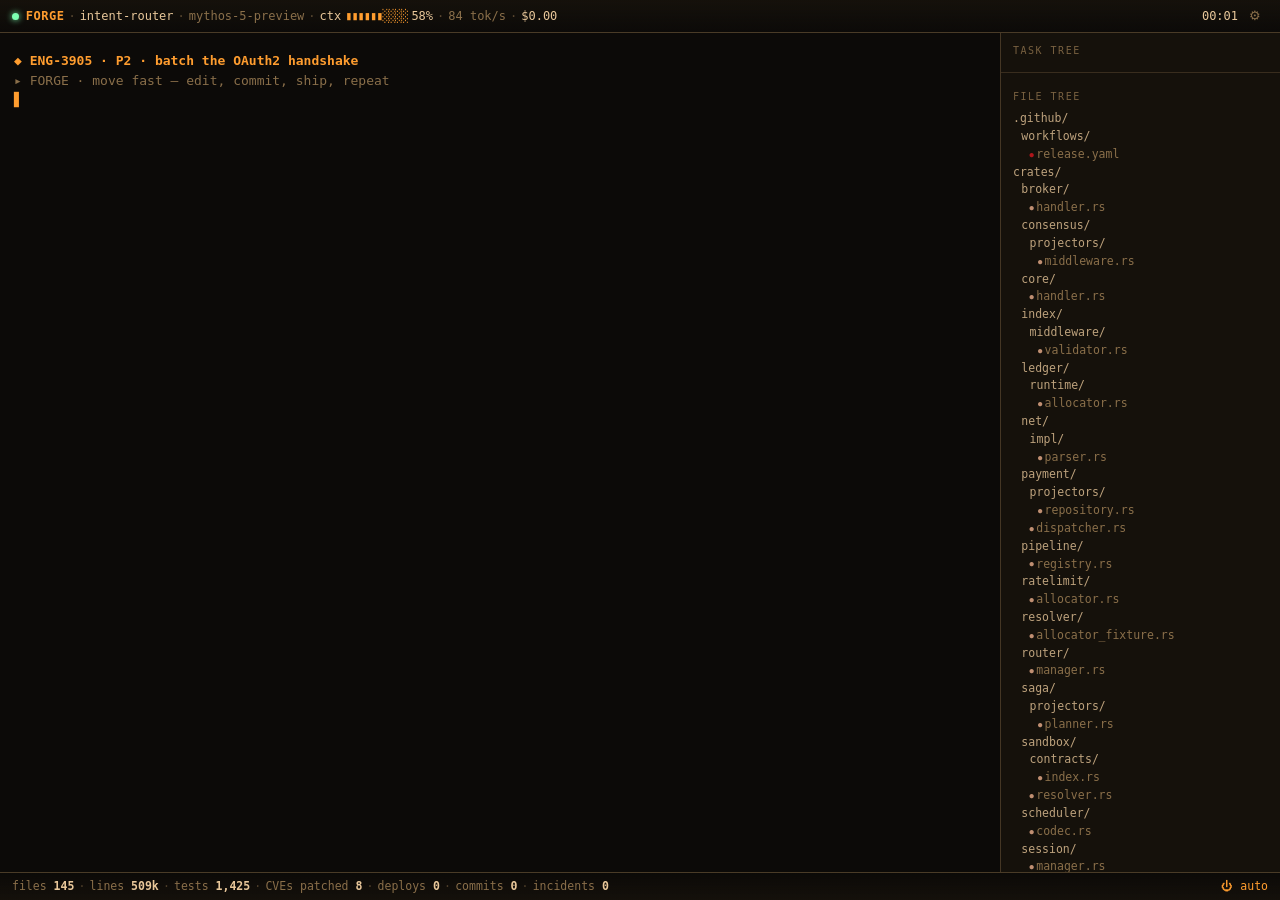
<file: hyperion.html>
<!doctype html>
<html lang="en" data-theme="amber">
<head>
<meta charset="utf-8">
<meta name="viewport" content="width=device-width, initial-scale=1, viewport-fit=cover">
<meta name="color-scheme" content="dark">
<title>HYPERION · core-platform · mythos-5-preview</title>
<meta name="description" content="A faux-autonomous coding agent that performs furious productivity — streaming logs, task trees, boss-key dramas — and deploys absolutely nothing. A screensaver for the AI hype era.">
<link rel="canonical" href="https://davidveksler.github.io/potemkin-pipeline/">

<!-- Open Graph / Facebook / LinkedIn / Slack / Discord -->
<meta property="og:type" content="website">
<meta property="og:site_name" content="HYPERION">
<meta property="og:url" content="https://davidveksler.github.io/potemkin-pipeline/">
<meta property="og:title" content="HYPERION — the AI agent that looks busy and ships nothing">
<meta property="og:description" content="A faux-autonomous coding agent that performs furious productivity — streaming logs, task trees, boss-key dramas — and deploys absolutely nothing.">
<meta property="og:image" content="https://davidveksler.github.io/potemkin-pipeline/assets/og.png">
<meta property="og:image:width" content="1200">
<meta property="og:image:height" content="630">
<meta property="og:image:alt" content="HYPERION terminal UI: a busy AI coding agent with a task tree, context meter, and zero deploys.">

<!-- Twitter / X -->
<meta name="twitter:card" content="summary_large_image">
<meta name="twitter:title" content="HYPERION — the AI agent that looks busy and ships nothing">
<meta name="twitter:description" content="A faux-autonomous coding agent that performs furious productivity and deploys absolutely nothing.">
<meta name="twitter:image" content="https://davidveksler.github.io/potemkin-pipeline/assets/og.png">
<meta name="theme-color" content="#0c0a08">
<link rel="icon" href="data:image/svg+xml,%3Csvg xmlns='http://www.w3.org/2000/svg' viewBox='0 0 16 16'%3E%3Crect width='16' height='16' fill='%230c0a08'/%3E%3Ctext x='8' y='12.5' font-size='13' font-weight='700' text-anchor='middle' fill='%23ff9d2f' font-family='monospace'%3EH%3C/text%3E%3C/svg%3E">

<!-- PWA / installable web app -->
<link rel="manifest" href="manifest.webmanifest">
<link rel="apple-touch-icon" href="apple-touch-icon.png">
<meta name="mobile-web-app-capable" content="yes">
<meta name="apple-mobile-web-app-capable" content="yes">
<meta name="apple-mobile-web-app-status-bar-style" content="black-translucent">
<meta name="apple-mobile-web-app-title" content="HYPERION">
<meta name="application-name" content="HYPERION">

<link rel="stylesheet" href="hyperion.css">
</head>
<body>
<div id="app">
  <header id="hdr">
    <span class="dot"></span>
    <span class="h-vibe" hidden></span>
    <span class="h-agent">HYPERION</span>
    <span class="sep">·</span><span class="h-proj">core-platform</span>
    <span class="sep">·</span><span class="h-model">mythos-5-preview</span>
    <span class="sep">·</span><span>ctx</span><span class="ctxbar">▮▮▮▮▮▮░░░░</span><span class="ctxpct">58%</span>
    <span class="sep">·</span><span class="h-tok">82 tok/s</span>
    <span class="sep">·</span><span class="h-cost" title="$ spent this session">$0.00</span>
    <span class="h-budget" hidden>⚠ token budget 80%</span>
    <span class="h-time">00:00</span>
    <button id="cfgbtn" title="Configuration (s)" aria-label="Open configuration">⚙</button>
  </header>
  <div id="main">
    <section id="log" tabindex="0" aria-label="activity log"><div id="caret">▋</div></section>
    <aside id="rail">
      <div class="rail-sec rail-pin">
        <div class="rail-h">TASK TREE</div>
        <ul id="tasktree"></ul>
      </div>
      <div class="rail-sec">
        <div class="rail-h">FILE TREE</div>
        <div id="filetree"></div>
      </div>
    </aside>
  </div>
  <footer id="ftr">
    <span>files <b id="c-files">128</b></span><span class="sep detail">·</span>
    <span class="detail">lines <b id="c-lines">412k</b></span><span class="sep">·</span>
    <span>tests <b id="c-tests">1,204</b></span><span class="sep detail">·</span>
    <span class="detail">CVEs patched <b id="c-cves">7</b></span><span class="sep detail">·</span>
    <span class="detail">deploys <b id="c-deploys">0</b></span><span class="sep detail">·</span>
    <span class="detail">commits <b id="c-commits">0</b></span><span class="sep detail">·</span>
    <span class="detail">incidents <b id="c-incidents">0</b></span>
    <span class="mode" id="modeind">⏻ auto</span>
  </footer>
</div>
<button id="livebtn">↓ live</button>
<div id="overlay"><div class="backdrop"></div></div>
<div id="boss"><div class="bx"><div class="sp">⠋</div><div class="msg">Connecting to corporate VPN…</div><div class="hint">press any key</div></div></div>
<dialog id="settings" aria-label="Configuration"></dialog>
<dialog id="dramapick" aria-label="Boss scene picker"></dialog>
<div id="help" class="drawer">
  <h2>HOTKEYS</h2>
  <div class="hk"><kbd>m</kbd><span>autopilot ↔ performer</span></div>
  <div class="hk"><kbd>space</kbd><span>pause / resume</span></div>
  <div class="hk"><kbd>1 2 3 4 5</kbd><span>theme: amber / green / cyan / outrun / daylight</span></div>
  <div class="hk"><kbd>+ −</kbd><span>speed up / down</span></div>
  <div class="hk"><kbd>f</kbd><span>force a random drama</span></div>
  <div class="hk"><kbd>d</kbd><span>pick a specific scene</span></div>
  <div class="hk"><kbd>b</kbd><span>boss key (blank screen)</span></div>
  <div class="hk"><kbd>s</kbd><span>configuration dialog</span></div>
  <div class="hk"><kbd>?</kbd><span>this help · <kbd>esc</kbd> closes</span></div>
  <div class="hk" style="margin-top:10px"><span>In performer mode, mash any other key to stream output.</span></div>
  <div class="hk"><span>Leave it untouched and it slips into <b>deep-work</b> away mode; any input wakes it.</span></div>
</div>
<div id="toast"></div>

<script>
/* Register the service worker for installable-PWA + offline support.
   No-op over file:// (where SWs are unavailable) — keeps raw-file use working. */
if ("serviceWorker" in navigator && location.protocol.startsWith("http")) {
  addEventListener("load", () => navigator.serviceWorker.register("sw.js").catch(() => {}));
}
</script>
<script src="hyperion.js"></script>
</body>
</html>
</file>
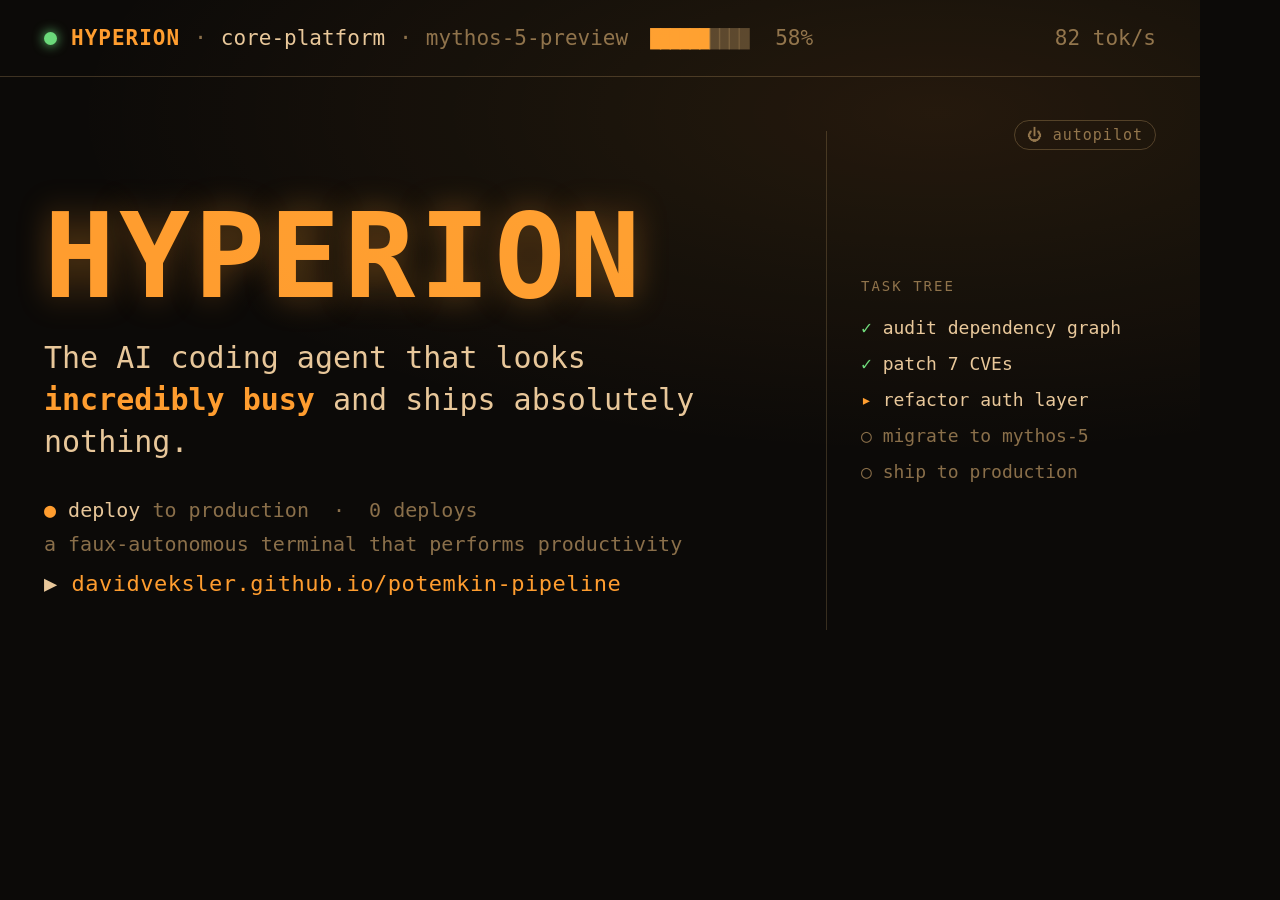
<file: assets/og-card.html>
<!doctype html>
<html lang="en"><head><meta charset="utf-8">
<style>
  *{margin:0;padding:0;box-sizing:border-box}
  html,body{width:1200px;height:630px;overflow:hidden}
  body{
    --bg:#0c0a08; --fg:#e8c79a; --dim:#8a6f4a; --accent:#ff9d2f;
    --ok:#6bd97a; --err:#ff5f56;
    background:var(--bg); color:var(--fg);
    font-family:ui-monospace,"SF Mono","JetBrains Mono",Menlo,Consolas,monospace;
    position:relative;
  }
  /* subtle scanline + vignette */
  body::after{content:"";position:absolute;inset:0;pointer-events:none;
    background:
      radial-gradient(120% 90% at 78% 18%, rgba(255,157,47,.10), transparent 60%),
      repeating-linear-gradient(transparent 0 3px, rgba(0,0,0,.18) 3px 4px);
    mix-blend-mode:screen}
  .wrap{position:absolute;inset:0;display:flex;flex-direction:column}
  /* header bar */
  .hdr{display:flex;align-items:center;gap:14px;padding:26px 44px;
    font-size:21px;border-bottom:1px solid color-mix(in srgb,var(--dim) 40%,transparent)}
  .dot{width:13px;height:13px;border-radius:50%;background:var(--ok);
    box-shadow:0 0 12px var(--ok)}
  .agent{color:var(--accent);font-weight:700;letter-spacing:1px}
  .sep{color:var(--dim)}
  .proj{color:var(--fg)}
  .model{color:var(--dim)}
  .ctxbar{letter-spacing:-1px;margin-left:8px;font-size:18px}
  .ctxbar .on{color:var(--accent)} .ctxbar .off{color:color-mix(in srgb,var(--dim) 55%,transparent)}
  .tok{color:var(--dim);margin-left:auto}
  /* body */
  .main{flex:1;display:flex;padding:54px 44px 0}
  .left{flex:1;display:flex;flex-direction:column;justify-content:center}
  .title{font-size:118px;font-weight:800;letter-spacing:4px;color:var(--accent);
    line-height:.95;text-shadow:0 0 32px rgba(255,157,47,.35)}
  .tag{font-size:30px;color:var(--fg);margin-top:24px;line-height:1.4;max-width:680px}
  .tag b{color:var(--accent)}
  .sub{font-size:20px;color:var(--dim);margin-top:30px;line-height:1.7}
  .sub .tdot{color:var(--accent)}
  .sub .tname{color:var(--fg)}
  .url{position:absolute;bottom:34px;left:44px;font-size:22px;color:var(--accent);
    letter-spacing:.5px}
  .url::before{content:"▶ ";color:var(--fg)}
  /* fake task tree on the right */
  .rail{width:330px;font-size:18px;line-height:2.0;padding-left:34px;
    border-left:1px solid color-mix(in srgb,var(--dim) 35%,transparent);
    display:flex;flex-direction:column;justify-content:center}
  .rail .rh{color:var(--dim);font-size:14px;letter-spacing:2px;margin-bottom:10px}
  .done{color:var(--fg)} .done .mk{color:var(--ok)}
  .prog{color:var(--fg)} .prog .mk{color:var(--accent)}
  .todo{color:var(--dim)} .todo .mk{color:var(--dim)}
  .badge{position:absolute;top:120px;right:44px;font-size:15px;color:var(--dim);
    border:1px solid color-mix(in srgb,var(--dim) 45%,transparent);
    padding:5px 12px;border-radius:20px;letter-spacing:1px}
</style></head>
<body>
<div class="wrap">
  <div class="hdr">
    <span class="dot"></span>
    <span class="agent">HYPERION</span>
    <span class="sep">·</span><span class="proj">core-platform</span>
    <span class="sep">·</span><span class="model">mythos-5-preview</span>
    <span class="ctxbar"><span class="on">██████</span><span class="off">████</span></span><span class="model">&nbsp;58%</span>
    <span class="tok">82 tok/s</span>
  </div>
  <div class="badge">⏻ autopilot</div>
  <div class="main">
    <div class="left">
      <div class="title">HYPERION</div>
      <div class="tag">The AI coding agent that looks <b>incredibly busy</b> and ships absolutely nothing.</div>
      <div class="sub">
        <span class="tdot">●</span> <span class="tname">deploy</span> to production &nbsp;·&nbsp; 0 deploys<br>
        a faux-autonomous terminal that performs productivity
      </div>
    </div>
    <div class="rail">
      <div class="rh">TASK TREE</div>
      <div class="done"><span class="mk">✓</span> audit dependency graph</div>
      <div class="done"><span class="mk">✓</span> patch 7 CVEs</div>
      <div class="prog"><span class="mk">▸</span> refactor auth layer</div>
      <div class="todo"><span class="mk">○</span> migrate to mythos-5</div>
      <div class="todo"><span class="mk">○</span> ship to production</div>
    </div>
  </div>
  <div class="url">davidveksler.github.io/potemkin-pipeline</div>
</div>
</body></html>
</file>
<file: hyperion.css>
/* ============================== THEME TOKENS ============================== */
:root, [data-theme="amber"]{
  --bg:#0c0a08; --fg:#e8c79a; --dim:#8a6f4a; --accent:#ff9d2f;
  --ok:#7CFFB2; --warn:#ffd23f; --err:#ff4d4d; --rail:#15110b;
  --add:#7CFFB2; --del:#ff7a7a;
}
[data-theme="green"]{
  --bg:#000a00; --fg:#c8ffc8; --dim:#3f7a3f; --accent:#39ff5a;
  --ok:#39ff5a; --warn:#ffd23f; --err:#ff4d4d; --rail:#001400;
  --add:#39ff5a; --del:#ff7a7a;
}
[data-theme="cyan"]{
  --bg:#020a0f; --fg:#b8eaff; --dim:#3f7a8a; --accent:#39d6ff;
  --ok:#39ffd6; --warn:#ffd23f; --err:#ff4d4d; --rail:#04141c;
  --add:#39ffd6; --del:#ff7a7a;
}
[data-theme="outrun"]{   /* synthwave — magenta + cyan on deep indigo */
  --bg:#0d0221; --fg:#f5d3ff; --dim:#8a5a9e; --accent:#ff2bd6;
  --ok:#2bf5e0; --warn:#ffd23f; --err:#ff5277; --rail:#15052b;
  --add:#2bf5e0; --del:#ff5fa8;
}
[data-theme="daylight"]{ /* honest light theme — ink on paper, red-pen accent */
  --bg:#f4f1e8; --fg:#1a1814; --dim:#9a9080; --accent:#c0392b;
  --ok:#1a7f4b; --warn:#b8731a; --err:#d6453a; --rail:#eae6d8;
  --add:#1a7f4b; --del:#c0392b;
}
/* ============================== BASE ============================== */
*{box-sizing:border-box}
html,body{height:100%;margin:0}
body{
  background:var(--bg); color:var(--fg);
  font-family:ui-monospace,"SF Mono","Cascadia Code","JetBrains Mono",Menlo,Consolas,monospace;
  font-size:13px; line-height:1.5; overflow:hidden;
  -webkit-font-smoothing:antialiased;
}
.tone-fg{color:var(--fg)} .tone-dim{color:var(--dim)} .tone-ok{color:var(--ok)}
.tone-warn{color:var(--warn)} .tone-err{color:var(--err)} .tone-accent{color:var(--accent)}

#app{
  height:100%; display:grid; grid-template-rows:auto 1fr auto;
  container-type:inline-size;
}
/* ============================== HEADER ============================== */
#hdr{
  display:flex; align-items:center; gap:.55ch; flex-wrap:wrap;
  padding:6px 12px; border-bottom:1px solid color-mix(in srgb,var(--dim) 45%,transparent);
  background:linear-gradient(var(--rail),transparent); font-size:12px;
}
#hdr .sep{color:var(--dim); opacity:.6}
#hdr .h-agent{color:var(--accent); font-weight:700; letter-spacing:.5px}
#hdr .h-proj{color:var(--fg)}
#hdr .h-model{color:var(--dim)}
#hdr .ctxbar{color:var(--accent); letter-spacing:-1px}
#hdr .ctxpct{color:var(--fg)}
#hdr .h-tok{color:var(--dim)}
#hdr .h-cost{color:var(--fg); font-variant-numeric:tabular-nums}
#hdr .h-budget{color:var(--warn); font-weight:600; white-space:nowrap}
#hdr .h-budget.pulse{animation:budgetpulse 1.1s ease-in-out infinite}
@keyframes budgetpulse{0%,100%{opacity:1}50%{opacity:.32}}
@media (prefers-reduced-motion: reduce){#hdr .h-budget.pulse{animation:none}}
#hdr .h-vibe{font-weight:700; letter-spacing:.6px; font-size:.82em; text-transform:uppercase; white-space:nowrap;
  padding:1px 7px; border-radius:999px; color:var(--bg); background:var(--accent)}
#hdr .h-vibe[data-vibe="security-incident"]{background:var(--warn)}
#hdr .h-vibe[data-vibe="security-incident"]::before{content:"● "}
body:not(.reduce) #hdr .h-vibe[data-vibe="security-incident"]{animation:budgetpulse 1.4s ease-in-out infinite}
@media (prefers-reduced-motion: reduce){#hdr .h-vibe{animation:none}}
#hdr .h-time{color:var(--fg); margin-left:auto; font-variant-numeric:tabular-nums}
.dot{display:inline-block;width:7px;height:7px;border-radius:50%;background:var(--ok);
  box-shadow:0 0 6px var(--ok); margin-right:.4ch; vertical-align:middle}
body.paused .dot{background:var(--warn);box-shadow:0 0 6px var(--warn)}
/* ============================== MAIN ============================== */
#main{display:grid; grid-template-columns:1fr 280px; min-height:0}
#log{
  padding:10px 14px; overflow-y:auto; overflow-x:hidden; min-height:0;
  white-space:pre-wrap; word-break:break-word; scrollbar-width:thin;
  scrollbar-color:var(--dim) transparent;
}
#log::-webkit-scrollbar{width:8px}
#log::-webkit-scrollbar-thumb{background:var(--dim);border-radius:4px}
.ln{margin:0; padding:0 0 0 0}
.ln.tool{margin-top:3px}
.ln .tdot{color:var(--accent)}
.ln .tdot.pending{color:var(--dim)}
.ln .tdot.tone-ok{color:var(--ok)}
.ln .tdot.tone-warn{color:var(--warn)}
.ln .tdot.tone-err{color:var(--err)}
.ln .tname{color:var(--fg);font-weight:600}
.ln .targ{color:var(--accent)}
.ln .tkey{color:var(--dim)}
.ln .tval{color:var(--fg);opacity:.85}
.ln .tns{color:var(--dim);opacity:.7}
.ln .ttok{color:var(--dim);opacity:.5;font-size:.92em}
.ln.out{color:var(--dim); padding-left:2.5ch}
.ln.out .br{color:var(--dim);opacity:.7}
.ln.out.collapse{color:var(--dim); opacity:.55; padding-left:4.5ch; font-size:.92em}
/* nested sub-tool calls — subagent children indent one level under their Task parent (#21) */
.ln.nest{margin-left:2.4ch; border-left:1px solid color-mix(in srgb,var(--dim) 26%,transparent); padding-left:1.3ch}
.ln.out.nest,.ln.diff.nest{padding-left:1.3ch}
.ln.out.collapse.nest{padding-left:3ch}
.ln.diff{padding-left:2.5ch}
.ln.diff.add{color:var(--add)}
.ln.diff.del{color:var(--del);opacity:.85}
.ln.snip{margin:4px 0 6px 2.5ch; border:1px solid color-mix(in srgb,var(--dim) 30%,transparent);
  border-left:2px solid color-mix(in srgb,var(--accent) 55%,transparent);
  background:color-mix(in srgb,var(--accent) 5%,transparent); border-radius:0 5px 5px 0;
  padding:4px 0 5px; font-size:11px; line-height:1.5; overflow:hidden; max-width:78ch}
.ln.snip.write{border-left-color:var(--add); background:color-mix(in srgb,var(--add) 6%,transparent)}
.ln.snip .snip-hd{color:var(--dim); padding:1px 10px 4px; font-size:9.5px; letter-spacing:.5px;
  border-bottom:1px solid color-mix(in srgb,var(--dim) 22%,transparent); margin-bottom:3px;
  white-space:nowrap; overflow:hidden; text-overflow:ellipsis}
.ln.snip .snip-hd .lang{color:var(--accent); opacity:.85; margin-right:8px; text-transform:uppercase}
.ln.snip.write .snip-hd .lang{color:var(--add)}
.ln.snip .cl{padding:0 10px; white-space:pre; tab-size:2; color:color-mix(in srgb,var(--fg) 88%,transparent)}
.ln.snip .tk-kw{color:var(--accent)}
.ln.snip .tk-str{color:var(--ok)}
.ln.snip .tk-cmt{color:var(--dim); font-style:italic}
.ln.snip .tk-num{color:color-mix(in srgb,var(--fg) 55%,var(--accent))}
.ln.phase{color:var(--accent); opacity:.8; margin-top:8px; letter-spacing:1px; font-size:11px}
.ln.phase::before{content:"┄┄ "} .ln.phase::after{content:" ┄┄┄┄┄┄┄┄"}
.ln.banner{color:var(--accent);font-weight:700;margin-top:8px}
.ln.think{color:var(--dim);font-style:italic}
.ln.think .t{color:var(--warn);font-style:normal}
#caret{color:var(--accent); animation:blink 1.1s steps(1) infinite; height:1.2em}
@keyframes blink{50%{opacity:0}}
body.reduce #caret{animation:none}
/* ============================== SIDE RAIL ============================== */
#rail{
  background:var(--rail); border-left:1px solid color-mix(in srgb,var(--dim) 40%,transparent);
  padding:10px 12px; overflow-y:auto; min-height:0; scrollbar-width:thin;
  scrollbar-color:var(--dim) transparent; font-size:12px;
}
.rail-sec{margin-bottom:16px}
.rail-pin{position:sticky; top:-10px; z-index:2; margin:-10px -12px 16px; padding:10px 12px 8px;
  background:var(--rail); border-bottom:1px solid color-mix(in srgb,var(--dim) 30%,transparent)}
.rail-h{color:var(--dim); letter-spacing:1.5px; font-size:10px; margin-bottom:6px; opacity:.85}
#tasktree li{list-style:none; margin:2px 0; white-space:nowrap; overflow:hidden; text-overflow:ellipsis}
#tasktree{margin:0;padding:0}
.tk-mk{display:inline-block;width:1.6ch}
.tk-done .tk-mk{color:var(--ok)} .tk-prog .tk-mk{color:var(--accent)} .tk-todo .tk-mk{color:var(--dim)}
.tk-done{color:var(--fg)} .tk-prog{color:var(--fg)} .tk-todo{color:var(--dim)}
.tk-prog .tk-mk{animation:spin 1.2s linear infinite; display:inline-block}
body.reduce .tk-prog .tk-mk{animation:none}
@keyframes spin{to{transform:rotate(360deg)}}
#filetree{font-size:11.5px; line-height:1.55}
.ft-row{display:flex; align-items:center; white-space:nowrap; overflow:hidden; color:var(--dim)}
.ft-dir{color:var(--fg);opacity:.8}
.ft-file{color:var(--dim)}
.ft-nm{overflow:hidden; text-overflow:ellipsis}
.ft-dot::before{content:"●"; font-size:.62em; opacity:.85; margin-right:.55ch; color:var(--dim); vertical-align:middle}
.ft-gut{flex:none; margin-left:auto; padding-left:.7ch; font-weight:700; font-size:.92em}
.ft-file.hl{box-shadow:inset 2px 0 0 var(--accent)}
.ft-file.hl .ft-nm{color:var(--accent)}
.ft-file.glow .ft-nm{text-shadow:0 0 8px var(--accent)}
body.reduce .ft-file.glow .ft-nm{text-shadow:none}
/* git status: M modified · A added */
.ft-file[data-st="M"]{color:var(--warn)}  .ft-file[data-st="M"] .ft-gut{color:var(--warn)}
.ft-file[data-st="A"]{color:var(--add)}   .ft-file[data-st="A"] .ft-gut{color:var(--add)}
/* file-type tint on the leading dot */
.ft-file[data-ext="ts"] .ft-dot::before,.ft-file[data-ext="tsx"] .ft-dot::before{color:#3178c6}
.ft-file[data-ext="go"] .ft-dot::before{color:#00add8}
.ft-file[data-ext="rs"] .ft-dot::before{color:#dea584}
.ft-file[data-ext="py"] .ft-dot::before{color:#ffd343}
.ft-file[data-ext="sql"] .ft-dot::before{color:#e38c00}
.ft-file[data-ext="yaml"] .ft-dot::before,.ft-file[data-ext="yml"] .ft-dot::before{color:#cb171e}
.ft-file[data-ext="json"] .ft-dot::before{color:#cbcb41}
.ft-file[data-ext="toml"] .ft-dot::before{color:#9c4221}
.ft-file[data-ext="md"] .ft-dot::before{color:#519aba}
.ft-file[data-ext="cs"] .ft-dot::before{color:#178600}
.ft-file[data-ext="graphql"] .ft-dot::before{color:#e10098}
.ft-file.ft-new{animation:ftIn .5s ease}
@keyframes ftIn{from{opacity:0; transform:translateX(-5px)} to{opacity:1; transform:none}}
body.reduce .ft-file.ft-new{animation:none}
/* ============================== FOOTER ============================== */
#ftr{
  display:flex; align-items:center; gap:.6ch; flex-wrap:wrap;
  padding:5px 12px; border-top:1px solid color-mix(in srgb,var(--dim) 45%,transparent);
  background:linear-gradient(transparent,var(--rail)); font-size:11.5px; color:var(--dim);
}
#ftr b{color:var(--fg);font-weight:600;font-variant-numeric:tabular-nums}
#ftr .sep{opacity:.5}
#ftr .mode{margin-left:auto;color:var(--accent)}
body.paused #ftr .mode{color:var(--warn)}
#ftr .mode.deep{color:var(--accent);font-weight:600;letter-spacing:.04em}
body:not(.reduce) #ftr .mode.deep{animation:dwpulse 1.6s ease-in-out infinite}
@keyframes dwpulse{0%,100%{opacity:.55}50%{opacity:1}}
/* live button */
#livebtn{
  position:fixed; right:300px; bottom:42px; z-index:30; cursor:pointer;
  background:var(--accent); color:var(--bg); border:none; border-radius:14px;
  padding:3px 12px; font:inherit; font-size:11px; font-weight:700;
  box-shadow:0 2px 10px rgba(0,0,0,.5); display:none;
}
@container (max-width:720px){
  #main{grid-template-columns:1fr}
  #rail{display:none}
  #ftr .detail{display:none}
}
/* #livebtn lives outside the #app container, so it needs a viewport media query, not @container */
@media (max-width:720px){ #livebtn{right:16px} }
/* ============================== OVERLAY LAYER ============================== */
#overlay{position:fixed; inset:0; z-index:40; display:none; pointer-events:none}
#overlay.on{display:block}
#overlay .backdrop{position:absolute; inset:0; transition:background .4s ease}
#overlay.anomaly .backdrop{background:color-mix(in srgb,var(--err) 16%,transparent)}
#overlay.ok-tint .backdrop{background:color-mix(in srgb,var(--ok) 12%,transparent)}
#ovbanner{
  position:absolute; top:0; left:0; right:0; padding:14px 18px; text-align:center;
  font-size:clamp(14px,3.2vw,22px); font-weight:800; letter-spacing:.5px;
  border-bottom:3px solid var(--err); color:var(--err);
  background:color-mix(in srgb,var(--err) 22%,var(--bg));
}
#ovbanner.ok{border-color:var(--ok); color:var(--ok); background:color-mix(in srgb,var(--ok) 18%,var(--bg))}
body:not(.reduce) #ovbanner.pulse{animation:bpulse 1s ease-in-out infinite}
@keyframes bpulse{0%,100%{box-shadow:0 0 0 0 color-mix(in srgb,var(--err) 70%,transparent)}50%{box-shadow:0 0 28px 4px color-mix(in srgb,var(--err) 70%,transparent)}}
body.reduce #ovbanner{animation:none}
#ovbox{
  position:absolute; left:50%; top:50%; transform:translate(-50%,-50%);
  min-width:min(440px,84vw); max-width:84vw; background:color-mix(in srgb,var(--rail) 92%,#000);
  border:1px solid color-mix(in srgb,var(--accent) 55%,transparent); border-radius:8px;
  box-shadow:0 12px 50px rgba(0,0,0,.7); padding:16px 18px;
}
#ovbox .ovtitle{color:var(--accent); font-weight:700; letter-spacing:1px; font-size:12px; margin-bottom:10px;
  border-bottom:1px solid color-mix(in srgb,var(--dim) 40%,transparent); padding-bottom:6px}
#ovbox .ovbody .obl{margin:3px 0; white-space:pre-wrap; word-break:break-word}
#ovbox .ovbar{margin-top:8px; color:var(--accent); letter-spacing:-.5px; font-variant-numeric:tabular-nums}
#ovbox .ovbar .lbl{color:var(--fg); letter-spacing:normal; margin-left:1ch}
/* per-drama box accents so DEPLOY / SECURITY / AUTH / CONTEXT read as distinct events */
#ovbox[data-variant]{border-left-width:3px}
#ovbox[data-variant=deploy]{border-color:color-mix(in srgb,var(--accent) 60%,transparent)}
#ovbox[data-variant=deploy] .ovtitle{color:var(--accent)}
#ovbox[data-variant=security]{border-color:color-mix(in srgb,var(--warn) 60%,transparent)}
#ovbox[data-variant=security] .ovtitle{color:var(--warn)}
#ovbox[data-variant=auth]{border-color:color-mix(in srgb,var(--ok) 60%,transparent)}
#ovbox[data-variant=auth] .ovtitle{color:var(--ok)}
#ovbox[data-variant=context]{border-color:color-mix(in srgb,var(--fg) 45%,transparent)}
#ovbox[data-variant=context] .ovtitle{color:var(--fg)}
#ovbox[data-variant=git]{border-color:color-mix(in srgb,var(--accent) 50%,var(--ok) 50%)}
#ovbox[data-variant=git] .ovtitle{color:color-mix(in srgb,var(--accent) 55%,var(--ok) 45%)}
#ovbox[data-variant=incident]{border-color:color-mix(in srgb,var(--err) 70%,transparent)}
#ovbox[data-variant=incident] .ovtitle{color:var(--err)}
/* SEV-1 reveal: the box shakes once when a routine box is retitled into an incident */
body:not(.reduce) #ovbox.shake{animation:ovshake .45s ease}
@keyframes ovshake{
  0%,100%{transform:translate(-50%,-50%)}
  20%{transform:translate(calc(-50% - 8px),-50%)}
  40%{transform:translate(calc(-50% + 7px),-50%)}
  60%{transform:translate(calc(-50% - 4px),-50%)}
  80%{transform:translate(calc(-50% + 2px),-50%)}
}
/* one big number the box updates in place (spend meter, row count) */
#ovbox .ovstat{margin-top:10px; font-size:24px; font-weight:800; letter-spacing:.5px; color:var(--dim);
  font-variant-numeric:tabular-nums; text-align:center; transition:color .3s ease}
#ovbox .ovstat[data-tone=warn]{color:var(--warn)}
#ovbox .ovstat[data-tone=err]{color:var(--err)}
body:not(.reduce) #ovbox .ovstat[data-tone=err]{animation:budgetpulse 1s ease-in-out infinite}
#ovbox .ovstat[data-tone=ok]{color:var(--ok)}
#mxcanvas{position:absolute; inset:0; width:100%; height:100%; background:rgba(0,0,0,.55)}
body:not(.reduce) #overlay.fadein{animation:ovfade .35s ease}
@keyframes ovfade{from{opacity:0}to{opacity:1}}
#overlay.fadeout{opacity:0; transition:opacity .35s ease}
/* ===== boss-level app windows (faux tool GUIs) ===== */
#overlay.app .backdrop{background:rgba(0,0,0,.62)}
#appwin{position:absolute; left:50%; top:50%; transform:translate(-50%,-50%);
  width:min(620px,92vw); max-height:86vh; display:flex; flex-direction:column; overflow:hidden;
  background:color-mix(in srgb,var(--rail) 94%,#000);
  border:1px solid color-mix(in srgb,var(--accent) 50%,transparent);
  border-radius:9px; box-shadow:0 18px 70px rgba(0,0,0,.78)}
body:not(.reduce) #overlay.app.fadein #appwin{animation:appin .34s cubic-bezier(.2,.8,.3,1)}
@keyframes appin{from{opacity:0;transform:translate(-50%,-46%) scale(.97)}to{opacity:1;transform:translate(-50%,-50%) scale(1)}}
.appbar{display:flex; align-items:center; gap:10px; padding:7px 12px; flex:0 0 auto;
  background:color-mix(in srgb,#000 26%,var(--rail)); border-bottom:1px solid color-mix(in srgb,var(--dim) 35%,transparent)}
.appbar .dots{display:flex; gap:6px}
.appbar .dot{width:10px; height:10px; border-radius:50%}
.appbar .dot.r{background:#ff5f57} .appbar .dot.y{background:#febc2e} .appbar .dot.g{background:#28c840}
.appbar .atitle{font-weight:700; font-size:11px; color:var(--fg); letter-spacing:.5px}
.appbar .aurl{margin-left:auto; font-size:10px; color:var(--dim); max-width:42%; overflow:hidden; text-overflow:ellipsis; white-space:nowrap}
.appbody{padding:14px 16px; overflow:auto}
/* grafana */
.g-grid{display:grid; grid-template-columns:1fr 1fr; gap:10px}
.gp{border:1px solid color-mix(in srgb,var(--dim) 30%,transparent); border-radius:6px; padding:8px 10px;
  background:color-mix(in srgb,var(--bg) 40%,transparent); transition:border-color .4s ease,background .4s ease}
.gp-h{display:flex; align-items:baseline; gap:4px; margin-bottom:4px}
.gp-t{font-size:9.5px; color:var(--dim); text-transform:uppercase; letter-spacing:.5px}
.gp-s{margin-left:auto; font-size:15px; font-weight:700; color:var(--ok); font-variant-numeric:tabular-nums; transition:color .4s ease}
.gp-u{font-size:9px; color:var(--dim)}
.gp-c{width:100%; height:34px; display:block}
.gp-line{fill:none; stroke:var(--ok); stroke-width:1.4; vector-effect:non-scaling-stroke; transition:stroke .4s ease}
.gp-area{fill:color-mix(in srgb,var(--ok) 13%,transparent); stroke:none; transition:fill .4s ease}
.gp[data-state=alert]{border-color:var(--err); background:color-mix(in srgb,var(--err) 9%,transparent)}
.gp[data-state=alert] .gp-s{color:var(--err)} .gp[data-state=alert] .gp-line{stroke:var(--err)}
.gp[data-state=alert] .gp-area{fill:color-mix(in srgb,var(--err) 16%,transparent)}
body:not(.reduce) .gp[data-state=alert]{animation:gpf 1.1s ease-in-out infinite}
@keyframes gpf{0%,100%{box-shadow:0 0 0 0 transparent}50%{box-shadow:0 0 18px -2px color-mix(in srgb,var(--err) 65%,transparent)}}
/* pipeline */
.pl-row{display:flex; align-items:center; margin-bottom:12px}
.pl-edge{flex:0 0 18px; height:2px; background:color-mix(in srgb,var(--dim) 40%,transparent)}
.pl-node{flex:1; text-align:center; border:1px solid color-mix(in srgb,var(--dim) 35%,transparent); border-radius:6px;
  padding:8px 4px; background:color-mix(in srgb,var(--bg) 40%,transparent); transition:border-color .35s ease}
.pl-ic{font-size:14px; line-height:1}
.pl-ic::before{content:'○'; color:var(--dim)}
.pl-node[data-state=running]{border-color:var(--accent)}
.pl-node[data-state=running] .pl-ic::before{content:'⟳'; color:var(--accent); display:inline-block}
body:not(.reduce) .pl-node[data-state=running] .pl-ic::before{animation:spin 1s linear infinite}
.pl-node[data-state=pass]{border-color:color-mix(in srgb,var(--ok) 55%,transparent)}
.pl-node[data-state=pass] .pl-ic::before{content:'✓'; color:var(--ok)}
.pl-nm{font-size:9.5px; color:var(--fg); margin-top:3px; text-transform:uppercase; letter-spacing:.5px}
.pl-log{font-size:11px; color:var(--dim); border-top:1px dashed color-mix(in srgb,var(--dim) 30%,transparent); padding-top:8px; min-height:1.4em; font-variant-numeric:tabular-nums}
@keyframes spin{to{transform:rotate(360deg)}}
/* flamegraph */
.fg{display:flex; flex-direction:column; gap:3px; margin-bottom:10px}
.fg-row{display:flex; gap:3px; height:22px}
.fg-fr{flex-grow:var(--g,1); flex-basis:0; min-width:0; display:flex; align-items:center; padding:0 6px;
  font-size:9.5px; white-space:nowrap; overflow:hidden; text-overflow:ellipsis; border-radius:3px;
  background:color-mix(in srgb,var(--accent) 30%,var(--rail)); color:var(--fg);
  transition:flex-grow .6s ease, background .45s ease}
.fg-fr[data-state=hot]{background:color-mix(in srgb,var(--err) 60%,var(--rail)); color:#fff}
.fg-fr[data-state=cool]{background:color-mix(in srgb,var(--ok) 50%,var(--rail))}
.fg-cap{font-size:11px; color:var(--dim); text-align:center}
/* cluster */
.cl{width:100%; height:auto; display:block; margin-bottom:8px}
.cl-edge{stroke:color-mix(in srgb,var(--dim) 50%,transparent); stroke-width:1}
.cl-c{fill:color-mix(in srgb,var(--ok) 26%,var(--rail)); stroke:var(--ok); stroke-width:1.5; transition:fill .4s ease,stroke .4s ease}
.cl-node[data-state=down] .cl-c{fill:color-mix(in srgb,var(--err) 32%,var(--rail)); stroke:var(--err)}
body:not(.reduce) .cl-node[data-state=down] .cl-c{animation:gpf 1s ease-in-out infinite}
.cl-lbl{fill:var(--dim); font-size:8px; font-family:inherit}
.cl-cap{font-size:11px; color:var(--dim); text-align:center}
/* subagent fleet */
#appwin[data-tool=swarm]{width:min(560px,95vw)}
.sw-grid{display:grid; grid-template-columns:repeat(3,1fr); gap:8px; margin-bottom:8px}
.sw-card{border:1px solid color-mix(in srgb,var(--dim) 35%,transparent); border-radius:6px;
  padding:6px 8px; background:color-mix(in srgb,var(--bg) 40%,transparent); opacity:.35}
body:not(.reduce) .sw-card{transition:opacity .25s ease,border-color .3s ease,background .3s ease}
.sw-card[data-state=spawn],.sw-card[data-state=explore],.sw-card[data-state=edit]{opacity:1; border-color:var(--accent)}
.sw-card[data-state=done]{opacity:1; border-color:color-mix(in srgb,var(--ok) 55%,transparent); background:color-mix(in srgb,var(--ok) 8%,transparent)}
.sw-card[data-state=dead]{opacity:.55; border-color:var(--err); background:color-mix(in srgb,var(--err) 10%,transparent)}
body:not(.reduce) .sw-card[data-state=dead]{animation:gpf 1s ease-in-out infinite}
.sw-id{font-size:11px; font-weight:700; color:var(--accent); letter-spacing:.3px}
.sw-card[data-state=done] .sw-id{color:var(--ok)} .sw-card[data-state=dead] .sw-id{color:var(--err)}
.sw-task{font-size:9.5px; color:var(--dim); white-space:nowrap; overflow:hidden; text-overflow:ellipsis; margin:2px 0}
.sw-meta{display:flex; justify-content:space-between; font-size:9px; color:var(--dim); font-variant-numeric:tabular-nums}
.sw-bar{height:3px; margin-top:4px; background:color-mix(in srgb,var(--dim) 14%,transparent); border-radius:2px; overflow:hidden}
.sw-fill{height:100%; width:var(--p,0%); background:color-mix(in srgb,var(--accent) 60%,var(--rail))}
body:not(.reduce) .sw-fill{transition:width .4s ease}
.sw-card[data-state=done] .sw-fill{background:color-mix(in srgb,var(--ok) 60%,var(--rail))}
.sw-cap{font-size:11px; color:var(--dim); text-align:center}
/* trace waterfall */
.tr{display:flex; flex-direction:column; gap:3px; margin-bottom:8px}
.tr-row{display:flex; align-items:center; gap:8px; height:18px}
.tr-lbl{flex:0 0 34%; font-size:9.5px; color:var(--dim); white-space:nowrap; overflow:hidden; text-overflow:ellipsis}
.tr-track{position:relative; flex:1; height:12px; background:color-mix(in srgb,var(--dim) 12%,transparent); border-radius:3px}
.tr-bar{position:absolute; top:0; bottom:0; left:var(--o,0); width:var(--w,10%); border-radius:3px;
  background:color-mix(in srgb,var(--accent) 55%,var(--rail)); transition:width .6s ease,left .6s ease,background .4s ease}
.tr-bar[data-state=slow]{background:color-mix(in srgb,var(--err) 62%,var(--rail))}
.tr-bar[data-state=ok]{background:color-mix(in srgb,var(--ok) 55%,var(--rail))}
.tr-ms{flex:0 0 6ch; text-align:right; font-size:9px; color:var(--dim); font-variant-numeric:tabular-nums}
.tr-cap{font-size:11px; color:var(--dim); text-align:center; margin-top:4px}
/* sql console */
.sql-q{background:color-mix(in srgb,#000 30%,var(--rail)); border:1px solid color-mix(in srgb,var(--dim) 28%,transparent);
  border-radius:6px; padding:8px 10px; margin-bottom:10px; font-size:11px; line-height:1.55}
.sql-q .sql-ql{white-space:pre; tab-size:2}
.sql-q .tk-kw{color:var(--accent)} .sql-q .tk-str{color:var(--ok)} .sql-q .tk-num{color:color-mix(in srgb,var(--fg) 55%,var(--accent))}
.sql-plan{font-size:10.5px; line-height:1.6; margin-bottom:8px}
.sql-pl{white-space:pre; transition:color .4s ease}
.sql-pl[data-k=scan]{color:var(--warn)} .sql-pl[data-k=scan][data-state=ok]{color:var(--ok)}
.sql-cap{font-size:11px; color:var(--dim); text-align:center; border-top:1px dashed color-mix(in srgb,var(--dim) 30%,transparent); padding-top:6px}
/* load test */
.lt-stats{display:grid; grid-template-columns:repeat(4,1fr); gap:8px; margin-bottom:10px}
.lt-s{border:1px solid color-mix(in srgb,var(--dim) 28%,transparent); border-radius:6px; padding:6px 8px; background:color-mix(in srgb,var(--bg) 40%,transparent)}
.lt-t{display:block; font-size:9px; color:var(--dim); text-transform:uppercase; letter-spacing:.5px}
.lt-v{font-size:15px; font-weight:700; color:var(--ok); font-variant-numeric:tabular-nums; transition:color .3s ease}
.lt-c{width:100%; height:50px; display:block; margin-bottom:6px}
.lt-line{fill:none; stroke:var(--accent); stroke-width:1.6; vector-effect:non-scaling-stroke}
body:not(.reduce) .lt-line{stroke-dasharray:240; stroke-dashoffset:240; animation:ltdraw 2.2s ease forwards}
@keyframes ltdraw{to{stroke-dashoffset:0}}
.lt-area{fill:color-mix(in srgb,var(--accent) 12%,transparent); stroke:none}
.lt-cap{font-size:11px; color:var(--dim); text-align:center}
/* PR review */
.pr-head{border-bottom:1px solid color-mix(in srgb,var(--dim) 30%,transparent); padding-bottom:8px; margin-bottom:8px}
.pr-ti{display:block; font-size:13px; font-weight:700; color:var(--fg)}
.pr-br{font-size:10px; color:var(--dim)}
.pr-b{color:var(--accent)} .pr-b.main{color:var(--dim)} .pr-arr{color:var(--dim)}
.pr-files{margin-bottom:8px}
.pr-f{display:flex; align-items:baseline; font-size:11px; padding:1px 0}
.pr-fn{flex:1; color:var(--fg); white-space:nowrap; overflow:hidden; text-overflow:ellipsis}
.pr-st{font-variant-numeric:tabular-nums} .pr-add{color:var(--add); margin-right:6px} .pr-del{color:var(--del)}
.pr-checks{margin-bottom:8px}
.pr-c{display:flex; align-items:center; gap:7px; font-size:11px; padding:1px 0}
.pr-cic::before{content:'⟳'; color:var(--accent); display:inline-block}
body:not(.reduce) .pr-c[data-state=running] .pr-cic::before{animation:spin 1s linear infinite}
.pr-c[data-state=pass] .pr-cic::before{content:'✓'; color:var(--ok); animation:none}
.pr-cn{color:var(--dim)} .pr-c[data-state=pass] .pr-cn{color:var(--fg)}
.pr-merge{text-align:center; font-size:11px; font-weight:700; padding:7px; border-radius:6px;
  border:1px solid color-mix(in srgb,var(--dim) 35%,transparent); color:var(--dim); transition:all .35s ease}
.pr-merge[data-state=ready]{border-color:var(--ok); color:var(--ok)}
.pr-merge[data-state=merged]{border-color:transparent; color:#06140c; background:var(--ok)}
/* docker build */
.dk{font-size:11px; margin-bottom:8px}
.dk-r{display:flex; gap:8px; align-items:baseline; padding:1px 0; opacity:.45; transition:opacity .3s ease}
.dk-r[data-state=running],.dk-r[data-state=done]{opacity:1}
.dk-ic::before{content:'·'; color:var(--dim)}
.dk-r[data-state=running] .dk-ic::before{content:'⟳'; color:var(--accent); display:inline-block}
body:not(.reduce) .dk-r[data-state=running] .dk-ic::before{animation:spin 1s linear infinite}
.dk-r[data-state=done] .dk-ic::before{content:'✓'; color:var(--ok)}
.dk-ix{color:var(--dim)} .dk-tx{flex:1; color:var(--fg); white-space:nowrap; overflow:hidden; text-overflow:ellipsis}
.dk-st{color:var(--ok); font-variant-numeric:tabular-nums}
.dk-cap{font-size:11px; color:var(--dim); border-top:1px dashed color-mix(in srgb,var(--dim) 30%,transparent); padding-top:6px}
/* full-screen btop monitor */
#appwin[data-tool=btop]{width:min(1180px,95vw); height:90vh; max-height:90vh}
.appbody.bt{display:flex; flex-direction:column; gap:9px; height:100%; box-sizing:border-box; padding:11px 13px}
.bt-sec{border:1px solid color-mix(in srgb,var(--dim) 26%,transparent); border-radius:7px; padding:8px 11px}
.bt-cpu,.bt-mem{flex:0 0 auto}
.bt-line{display:flex; align-items:center; gap:10px}
.bt-lbl{font-size:11px; color:var(--accent); font-weight:700; flex:0 0 4ch}
.bt-bar{position:relative; flex:1; height:11px; border-radius:3px; background:color-mix(in srgb,var(--dim) 16%,transparent); overflow:hidden}
.bt-fill{height:100%; width:0; background:var(--ok); border-radius:3px; transition:width .45s linear, background .45s ease}
.bt-fill[data-lvl=mid]{background:var(--warn)} .bt-fill[data-lvl=hi]{background:var(--err)}
.bt-pct{font-size:11px; color:var(--fg); flex:0 0 4ch; text-align:right; font-variant-numeric:tabular-nums}
.bt-tmp{font-size:11px; color:var(--accent); flex:0 0 5ch; text-align:right; font-variant-numeric:tabular-nums}
.bt-graph{width:100%; height:64px; display:block; margin:7px 0 2px}
.bt-cores{display:grid; grid-template-columns:repeat(4,1fr); gap:5px 18px; margin-top:5px}
.bt-core{display:flex; align-items:center; gap:7px}
.bt-cn{font-size:10px; color:var(--dim); flex:0 0 3ch}
.bt-cbar{position:relative; flex:1; height:8px; border-radius:2px; background:color-mix(in srgb,var(--dim) 16%,transparent); overflow:hidden}
.bt-cfill{height:100%; width:0; background:var(--ok); transition:width .45s linear, background .45s ease}
.bt-cfill[data-lvl=mid]{background:var(--warn)} .bt-cfill[data-lvl=hi]{background:var(--err)}
.bt-cpct{font-size:10px; color:var(--fg); flex:0 0 4ch; text-align:right; font-variant-numeric:tabular-nums}
.bt-load{font-size:10px; color:var(--dim); margin-top:7px; font-variant-numeric:tabular-nums}
.bt-proc{flex:1 1 auto; min-height:0; display:flex; flex-direction:column}
.bt-phead,.bt-prow{display:grid; grid-template-columns:8ch 1fr 7ch 6ch; gap:8px; font-size:11px; padding:1px 0}
.bt-phead{color:var(--dim); border-bottom:1px solid color-mix(in srgb,var(--dim) 26%,transparent); margin-bottom:4px}
.bt-procwrap{overflow:hidden; flex:1; min-height:0}
.bt-prow .pn{color:var(--ok); white-space:nowrap; overflow:hidden; text-overflow:ellipsis}
.bt-prow .pid{color:var(--dim); text-align:left}
.bt-prow .pc,.bt-prow .pm{text-align:right; color:var(--fg); font-variant-numeric:tabular-nums}
.bt-prow.bt-villain .pn{color:var(--fg); font-weight:700}
.bt-prow.bt-villain .pc{color:var(--err); font-weight:700}
.bt-prow.bt-dead{opacity:.4}
.bt-prow.bt-dead .pn{text-decoration:line-through; color:var(--dim); font-weight:400}
.bt-prow.bt-dead .pc{color:var(--dim); font-weight:400}
.bt-prow.bt-oom .pn{color:var(--err)}
body:not(.reduce) .bt-prow.bt-oom{animation:btoom .42s steps(2,end) 4}
@keyframes btoom{50%{background:color-mix(in srgb,var(--err) 32%,transparent)}}
/* net + disk panels */
.bt-net,.bt-disk{flex:0 0 auto}
.bt-nrow{display:flex; align-items:center; gap:9px; font-size:11px; padding:1px 0}
.bt-nico{flex:0 0 2ch; font-weight:700}
.bt-nico.dn{color:var(--accent)} .bt-nico.up{color:var(--warn)}
.bt-nspd{flex:0 0 12ch; color:var(--fg); font-variant-numeric:tabular-nums}
.bt-nmbps{flex:1; color:var(--dim); font-variant-numeric:tabular-nums}
.bt-ntot{flex:0 0 11ch; text-align:right; color:var(--dim); font-variant-numeric:tabular-nums}
.bt-drow{display:grid; grid-template-columns:5ch 1fr 8ch 5ch; gap:9px; align-items:center; font-size:11px; padding:1px 0}
.bt-dnm{color:var(--accent); font-weight:700}
.bt-dgb{text-align:right; color:var(--fg); font-variant-numeric:tabular-nums}
.bt-dio{text-align:right; color:var(--dim); font-variant-numeric:tabular-nums}
.bt-dio[data-lvl=mid]{color:var(--warn)} .bt-dio[data-lvl=hi]{color:var(--err)}
/* global threat map (DDoS) */
#appwin[data-tool=attackmap]{width:min(840px,95vw)}
.appbody.am{padding:12px 14px}
.am-map{width:100%; height:auto; display:block; background:color-mix(in srgb,#000 30%,var(--rail)); border-radius:6px}
.am-dot{fill:color-mix(in srgb,var(--dim) 55%,transparent)}
.am-arcbg{fill:none; stroke:color-mix(in srgb,var(--err) 30%,transparent); stroke-width:.5; vector-effect:non-scaling-stroke}
.am-arc{fill:none; stroke:var(--err); stroke-width:.8; stroke-linecap:round; vector-effect:non-scaling-stroke; stroke-dasharray:4 30}
body:not(.reduce) .am-arc{animation:amflow 1.5s linear infinite}
@keyframes amflow{to{stroke-dashoffset:-34}}
.am-src{fill:var(--err)}
body:not(.reduce) .am-src{animation:ampulse 1.6s ease-in-out infinite}
@keyframes ampulse{0%,100%{opacity:.45}50%{opacity:1}}
.am-tring{fill:none; stroke:var(--accent); stroke-width:.7; vector-effect:non-scaling-stroke}
body:not(.reduce) .am-tring{animation:ampulse 1.8s ease-in-out infinite}
.am-tdot{fill:var(--accent)}
.am-arc[data-state=blocked]{animation:none; stroke:color-mix(in srgb,var(--dim) 50%,transparent); stroke-dasharray:none; opacity:.2}
.am-arcbg[data-state=blocked]{opacity:.12}
.am-src[data-state=blocked]{animation:none; fill:var(--dim); opacity:.3}
.am-stats{display:flex; gap:10px; align-items:center; margin-top:8px}
.am-s{border:1px solid color-mix(in srgb,var(--dim) 26%,transparent); border-radius:6px; padding:5px 10px; background:color-mix(in srgb,var(--bg) 40%,transparent)}
.am-grow{flex:1; background:none; border:none; padding-left:2px}
.am-t{display:block; font-size:8.5px; color:var(--dim); text-transform:uppercase; letter-spacing:.5px}
.am-v{font-size:14px; font-weight:700; color:var(--err); font-variant-numeric:tabular-nums; transition:color .3s ease}
.am-s:nth-child(2) .am-v{color:var(--ok)}
.am-cap{font-size:11px; color:var(--dim)}
/* GPU training farm (nvidia-smi) */
#appwin[data-tool=gpu]{width:min(960px,95vw)}
.appbody.gpu{display:flex; flex-direction:column; gap:10px}
.gpu-head{display:flex; align-items:baseline; gap:10px}
.gpu-ht{font-size:11px; color:var(--accent); font-weight:700; letter-spacing:.5px}
.gpu-thr{margin-left:auto; font-size:12px; color:var(--ok); font-weight:700; font-variant-numeric:tabular-nums}
.gpu-grid{display:grid; grid-template-columns:repeat(4,1fr); gap:8px}
.gpu-card{border:1px solid color-mix(in srgb,var(--dim) 28%,transparent); border-radius:6px; padding:7px 9px;
  background:color-mix(in srgb,var(--bg) 40%,transparent); transition:border-color .4s ease,box-shadow .4s ease}
.gpu-card[data-state=hot]{border-color:var(--warn)}
.gpu-card[data-state=throttle]{border-color:var(--err)}
body:not(.reduce) .gpu-card[data-state=throttle]{animation:gpf 1.1s ease-in-out infinite}
.gpu-ctop{display:flex; align-items:baseline; gap:5px; margin-bottom:5px}
.gpu-ci{font-size:10px; font-weight:700; color:var(--fg)}
.gpu-cm{font-size:8.5px; color:var(--dim)}
.gpu-bd{margin-left:auto; font-size:8px; color:var(--err); font-weight:700; letter-spacing:.3px}
.gpu-row{display:flex; align-items:center; gap:5px; margin:2px 0}
.gpu-rl{font-size:8.5px; color:var(--dim); flex:0 0 3ch}
.gpu-bar{position:relative; flex:1; height:7px; border-radius:2px; background:color-mix(in srgb,var(--dim) 16%,transparent); overflow:hidden}
.gpu-fill{height:100%; width:0; background:var(--accent); transition:width .4s linear}
.gpu-fill.mem{background:color-mix(in srgb,var(--accent) 45%,var(--dim))}
.gpu-rv{font-size:8.5px; color:var(--fg); flex:0 0 4ch; text-align:right; font-variant-numeric:tabular-nums}
.gpu-foot{display:flex; justify-content:space-between; margin-top:4px; font-size:9px; font-variant-numeric:tabular-nums}
.gpu-temp{color:var(--ok); transition:color .3s ease}
.gpu-temp[data-lvl=mid]{color:var(--warn)} .gpu-temp[data-lvl=hi]{color:var(--err); font-weight:700}
.gpu-watt{color:var(--dim)}
.gpu-cap{font-size:11px; color:var(--dim); text-align:center}
/* service mesh (Kiali) with flowing traffic */
#appwin[data-tool=mesh]{width:min(640px,94vw)}
.mesh{width:100%; height:auto; display:block; margin-bottom:6px}
.mesh-edge{stroke:color-mix(in srgb,var(--ok) 40%,transparent); stroke-width:1.4; fill:none; transition:stroke .4s ease}
.mesh-pkt{fill:var(--ok)}
.mesh-eg[data-state=down] .mesh-edge{stroke:var(--err); stroke-dasharray:3 3}
.mesh-eg[data-state=down] .mesh-pkt{display:none}
.mesh-c{fill:color-mix(in srgb,var(--ok) 24%,var(--rail)); stroke:var(--ok); stroke-width:1.5; transition:fill .4s ease,stroke .4s ease}
.mesh-node[data-state=down] .mesh-c{fill:color-mix(in srgb,var(--err) 30%,var(--rail)); stroke:var(--err)}
body:not(.reduce) .mesh-node[data-state=down] .mesh-c{animation:gpf 1s ease-in-out infinite}
.mesh-lbl{fill:var(--dim); font-size:8px; font-family:inherit}
.mesh-cap{font-size:11px; color:var(--dim); text-align:center}
/* kafka consumer-group lag (bar per partition) */
#appwin[data-tool=kafka]{width:min(720px,94vw)}
.appbody.kafka{display:flex; flex-direction:column; gap:8px}
.kafka-head{display:flex; align-items:baseline; gap:10px}
.kafka-ht{font-size:11px; color:var(--accent); font-weight:700; letter-spacing:.5px}
.kafka-lag{margin-left:auto; font-size:12px; color:var(--ok); font-weight:700; font-variant-numeric:tabular-nums}
.kafka-grid{display:flex; flex-direction:column; gap:4px}
.kafka-row{display:flex; align-items:center; gap:8px; font-size:10px}
.kafka-pl{flex:0 0 3ch; color:var(--dim); font-variant-numeric:tabular-nums}
.kafka-bar{position:relative; flex:1; height:10px; border-radius:2px; background:color-mix(in srgb,var(--dim) 16%,transparent); overflow:hidden}
.kafka-fill{height:100%; width:0; background:var(--ok); transition:width .4s linear, background .4s ease}
.kafka-fill[data-lvl=mid]{background:var(--warn)} .kafka-fill[data-lvl=hi]{background:var(--err)}
.kafka-pv{flex:0 0 6ch; text-align:right; color:var(--fg); font-variant-numeric:tabular-nums}
.kafka-cap{font-size:11px; color:var(--dim); text-align:center}
/* vim hero session */
#appwin[data-tool=vim]{width:min(680px,94vw)}
.appbody.vim{padding:0; display:flex; flex-direction:column; background:color-mix(in srgb,#000 38%,var(--rail))}
.vim-pane{position:relative; padding:6px 0; flex:1; overflow:hidden; line-height:17px; font-size:11.5px}
.vl{display:flex; height:17px; align-items:center; white-space:pre}
.vim-ln{flex:0 0 4ch; text-align:right; padding-right:1ch; color:color-mix(in srgb,var(--dim) 75%,transparent); user-select:none}
.vim-tilde .vim-ln{color:color-mix(in srgb,var(--accent) 40%,transparent)}
.vim-src{flex:1; color:color-mix(in srgb,var(--fg) 88%,transparent); padding-left:.5ch; overflow:hidden}
.vim-src .tk-kw{color:var(--accent)} .vim-src .tk-str{color:var(--ok)} .vim-src .tk-cmt{color:var(--dim); font-style:italic} .vim-src .tk-num{color:color-mix(in srgb,var(--fg) 55%,var(--accent))}
.vim-cur{position:absolute; left:5ch; top:calc(6px + var(--row,0)*17px); width:1ch; height:15px; background:var(--accent); opacity:.5}
body:not(.reduce) .vim-cur{animation:vimblink 1.1s steps(1) infinite; transition:top .12s ease}
@keyframes vimblink{50%{opacity:.16}}
body.reduce .vim-cur{animation:none}
body:not(.reduce) .vim-src.edited{animation:vimedit .5s ease}
@keyframes vimedit{0%{background:color-mix(in srgb,var(--accent) 38%,transparent)}100%{background:transparent}}
.vim-status{display:flex; align-items:center; gap:14px; padding:3px 10px; font-size:11px;
  background:color-mix(in srgb,var(--accent) 16%,var(--rail)); border-top:1px solid color-mix(in srgb,var(--dim) 30%,transparent)}
.vim-mode{font-weight:700; color:var(--accent); letter-spacing:.5px}
.vim-mode[data-state=visual]{color:var(--warn)}
.vim-cmd{flex:1; color:var(--fg); font-variant-numeric:tabular-nums; white-space:nowrap; overflow:hidden; text-overflow:ellipsis}
.vim-ruler{margin-left:auto; color:var(--dim); font-variant-numeric:tabular-nums}
/* tmux split-pane war room */
#appwin[data-tool=tmux]{width:min(720px,94vw)}
.appbody.tmux{padding:0; display:flex; flex-direction:column}
.tmux-grid{flex:1; display:grid; grid-template-columns:1fr 1fr; grid-template-rows:1fr 1fr; gap:1px;
  background:color-mix(in srgb,var(--dim) 30%,transparent); min-height:300px}
.tmux-pane{background:color-mix(in srgb,#000 32%,var(--rail)); display:flex; flex-direction:column; overflow:hidden;
  border:1px solid transparent; transition:border-color .3s ease}
.tmux-pane[data-state=active]{border-color:var(--accent)}
.tmux-pane[data-state=err]{border-color:var(--err)}
body:not(.reduce) .tmux-pane[data-state=err]{animation:gpf 1.1s ease-in-out infinite}
.tmux-pane[data-state=ok]{border-color:color-mix(in srgb,var(--ok) 55%,transparent)}
.tmux-ph{font-size:8.5px; color:var(--dim); padding:2px 7px; letter-spacing:.5px;
  background:color-mix(in srgb,#000 30%,transparent)}
.tmux-pb{flex:1; padding:4px 7px; font-size:10px; line-height:1.45; overflow:hidden; color:color-mix(in srgb,var(--fg) 82%,transparent)}
.tmux-l{white-space:pre; overflow:hidden; text-overflow:ellipsis}
.tmux-ps{color:var(--dim)}
.tmux-pane[data-state=err] .tmux-ps{color:var(--err); font-weight:700}
.tmux-pane[data-state=ok] .tmux-ps{color:var(--ok)}
.tmux-bar{display:flex; align-items:center; gap:12px; padding:3px 9px; font-size:10px;
  background:color-mix(in srgb,var(--accent) 18%,var(--rail)); border-top:1px solid color-mix(in srgb,var(--dim) 30%,transparent)}
.tmux-sess{color:var(--accent); font-weight:700}
.tmux-tabs{flex:1; color:var(--fg); white-space:nowrap; overflow:hidden; text-overflow:ellipsis}
.tmux-clock{margin-left:auto; color:var(--dim); font-variant-numeric:tabular-nums}
/* DNS propagation table */
#appwin[data-tool=dns]{width:min(620px,94vw)}
.appbody.dns{display:flex; flex-direction:column; gap:9px}
.dns-head .dns-ht{font-size:11px; color:var(--accent); font-weight:700; letter-spacing:.5px}
.dns-tbl{display:flex; flex-direction:column; gap:3px}
.dns-row{display:grid; grid-template-columns:1.5fr 1fr 6ch; gap:10px; align-items:center; font-size:11px;
  padding:5px 9px; border-radius:5px; border:1px solid color-mix(in srgb,var(--dim) 22%,transparent);
  background:color-mix(in srgb,var(--bg) 40%,transparent); transition:border-color .4s ease,background .4s ease}
.dns-hr{border:none; background:none; padding:0 9px 1px; font-size:8.5px; letter-spacing:.6px}
.dns-hr .dns-c{color:var(--dim)}
.dns-rs{color:var(--fg); white-space:nowrap; overflow:hidden; text-overflow:ellipsis}
.dns-ans{font-variant-numeric:tabular-nums; transition:color .4s ease}
.dns-ttl{text-align:right; color:var(--dim); font-variant-numeric:tabular-nums}
.dns-row[data-state=stale]{border-color:color-mix(in srgb,var(--err) 45%,transparent)}
.dns-row[data-state=stale] .dns-ans{color:var(--err)}
body:not(.reduce) .dns-row[data-state=stale]{animation:gpf 1.3s ease-in-out infinite}
.dns-row[data-state=fresh]{border-color:color-mix(in srgb,var(--ok) 50%,transparent); background:color-mix(in srgb,var(--ok) 7%,transparent)}
.dns-row[data-state=fresh] .dns-ans{color:var(--ok)}
.dns-cap{font-size:11px; color:var(--dim); text-align:center}
/* Postgres replication failover (Patroni) */
#appwin[data-tool=pgrepl]{width:min(660px,94vw)}
.appbody.pgr{display:flex; flex-direction:column; gap:9px}
.pgr-head .pgr-ht{font-size:11px; color:var(--accent); font-weight:700; letter-spacing:.5px}
.pgr-tbl{display:flex; flex-direction:column; gap:3px}
.pgr-row{display:grid; grid-template-columns:1.7fr .9fr 1.3fr 7ch; gap:10px; align-items:center; font-size:11px;
  padding:5px 9px; border-radius:5px; border:1px solid color-mix(in srgb,var(--dim) 22%,transparent);
  background:color-mix(in srgb,var(--bg) 40%,transparent); transition:border-color .4s ease,background .4s ease}
.pgr-hr{border:none; background:none; padding:0 9px 1px; font-size:8.5px; letter-spacing:.6px}
.pgr-hr .pgr-c{color:var(--dim)}
.pgr-nm{color:var(--fg); white-space:nowrap; overflow:hidden; text-overflow:ellipsis; font-variant-numeric:tabular-nums}
.pgr-role{color:var(--dim); font-weight:700; letter-spacing:.4px; transition:color .4s ease}
.pgr-st{color:var(--dim); white-space:nowrap; overflow:hidden; text-overflow:ellipsis; transition:color .4s ease}
.pgr-lag{text-align:right; color:var(--dim); font-variant-numeric:tabular-nums; transition:color .4s ease}
.pgr-row[data-state=leader]{border-color:color-mix(in srgb,var(--accent) 50%,transparent); background:color-mix(in srgb,var(--accent) 8%,transparent)}
.pgr-row[data-state=leader] .pgr-role{color:var(--accent)} .pgr-row[data-state=leader] .pgr-st{color:var(--fg)}
.pgr-row[data-state=streaming] .pgr-st{color:var(--ok)} .pgr-row[data-state=streaming] .pgr-lag{color:var(--ok)}
.pgr-row[data-state=down]{border-color:color-mix(in srgb,var(--err) 45%,transparent)}
.pgr-row[data-state=down] .pgr-role,.pgr-row[data-state=down] .pgr-st{color:var(--err)}
body:not(.reduce) .pgr-row[data-state=down]{animation:gpf 1.3s ease-in-out infinite}
.pgr-row[data-state=vote]{border-color:color-mix(in srgb,var(--warn) 30%,transparent)}
.pgr-row[data-state=promote]{border-color:color-mix(in srgb,var(--warn) 55%,transparent); background:color-mix(in srgb,var(--warn) 8%,transparent)}
.pgr-row[data-state=promote] .pgr-role,.pgr-row[data-state=promote] .pgr-st{color:var(--warn)}
body:not(.reduce) .pgr-row[data-state=promote]{animation:gpf 1.1s ease-in-out infinite}
.pgr-row[data-state=sync]{border-color:color-mix(in srgb,var(--warn) 35%,transparent)}
.pgr-row[data-state=sync] .pgr-st{color:var(--warn)} .pgr-row[data-state=sync] .pgr-lag{color:var(--warn)}
.pgr-cap{font-size:11px; color:var(--dim); text-align:center}
/* training run (tensorboard) : live loss curve */
#appwin[data-tool=trainrun]{width:min(760px,94vw)}
.appbody.tb{display:flex; flex-direction:column; gap:9px}
.tb-head{display:flex; align-items:baseline; gap:10px}
.tb-ht{font-size:11px; color:var(--accent); font-weight:700; letter-spacing:.5px}
.tb-step{margin-left:auto; font-size:11px; color:var(--fg); font-variant-numeric:tabular-nums}
.tb-stats{display:grid; grid-template-columns:repeat(4,1fr); gap:8px}
.tb-s{border:1px solid color-mix(in srgb,var(--dim) 28%,transparent); border-radius:6px; padding:5px 8px; background:color-mix(in srgb,var(--bg) 40%,transparent)}
.tb-t{display:block; font-size:8.5px; color:var(--dim); text-transform:uppercase; letter-spacing:.5px}
.tb-v{font-size:14px; font-weight:700; color:var(--ok); font-variant-numeric:tabular-nums; transition:color .3s ease}
.tb-v[data-lvl=hi]{color:var(--err)}
.tb-cv{width:100%; height:150px; display:block; border-radius:4px; border:1px solid color-mix(in srgb,var(--dim) 22%,transparent)}
.tb-cap{font-size:11px; color:var(--dim); text-align:center}
/* service radar (rotating sweep) */
#appwin[data-tool=radar]{width:min(560px,94vw)}
.appbody.rd{display:flex; flex-direction:column; gap:9px}
.rd-head{display:flex; align-items:baseline; gap:10px}
.rd-ht{font-size:11px; color:var(--accent); font-weight:700; letter-spacing:.5px}
.rd-cnt{margin-left:auto; font-size:12px; color:var(--ok); font-weight:700; font-variant-numeric:tabular-nums}
.rd-cv{width:100%; height:280px; display:block; border-radius:6px; background:color-mix(in srgb,#000 35%,var(--rail))}
.rd-cap{font-size:11px; color:var(--dim); text-align:center}
/* global traffic map (region failover) — rides on the .am threat-map layout */
.appbody.geo .am-v{color:var(--ok)}
.geo-arc{fill:none; stroke:var(--ok); stroke-width:.8; stroke-linecap:round; vector-effect:non-scaling-stroke; stroke-dasharray:4 18; opacity:.9}
body:not(.reduce) .geo-arc{animation:amflow 1.4s linear infinite}
.geo-arc.bg{stroke-dasharray:none; opacity:.22; stroke-width:.5; animation:none}
.geo-arc.alt{stroke:var(--accent); opacity:0}
.geo-arc.alt.bg{opacity:0}
.geo-arc[data-state=down]{stroke:var(--err)}
.geo-arc[data-state=off]{opacity:.05; animation:none}
.geo-arc.alt[data-state=on]{opacity:.9}
.geo-arc.alt.bg[data-state=on]{opacity:.22}
.geo-dc[data-state=standby] .geo-dring{stroke:var(--dim); animation:none} .geo-dc[data-state=standby] .geo-ddot{fill:var(--dim)}
.geo-src{fill:color-mix(in srgb,var(--fg) 55%,transparent)}
.geo-dring{fill:none; stroke:var(--ok); stroke-width:.6; vector-effect:non-scaling-stroke}
body:not(.reduce) .geo-dring{animation:ampulse 1.8s ease-in-out infinite}
.geo-ddot{fill:var(--ok)}
.geo-dlbl{fill:var(--dim); font-size:3.4px; font-family:inherit}
.geo-dc[data-state=down] .geo-dring{stroke:var(--err)} .geo-dc[data-state=down] .geo-ddot{fill:var(--err)}
.geo-dc[data-state=drained] .geo-dring{stroke:var(--dim); animation:none} .geo-dc[data-state=drained] .geo-ddot{fill:var(--dim)}
.geo-dc[data-state=hot] .geo-dring{stroke:var(--accent)} .geo-dc[data-state=hot] .geo-ddot{fill:var(--accent)}
/* CI test-matrix wall */
#appwin[data-tool=cimatrix]{width:min(680px,94vw)}
.appbody.cim{display:flex; flex-direction:column; gap:10px}
.cim-head{display:flex; align-items:baseline; gap:10px}
.cim-ht{font-size:11px; color:var(--accent); font-weight:700; letter-spacing:.5px}
.cim-n{margin-left:auto; font-size:12px; color:var(--ok); font-weight:700; font-variant-numeric:tabular-nums}
.cim-grid{display:grid; grid-template-columns:11ch repeat(var(--cols,8),1fr); gap:5px; align-items:center}
.cim-lbl{font-size:9px; color:var(--dim); white-space:nowrap; overflow:hidden; text-overflow:ellipsis}
.cim-c{aspect-ratio:1.7; border-radius:3px; display:flex; align-items:center; justify-content:center;
  font-size:8px; color:color-mix(in srgb,var(--dim) 80%,transparent);
  background:color-mix(in srgb,var(--dim) 10%,transparent); border:1px solid color-mix(in srgb,var(--dim) 22%,transparent);
  transition:background .3s ease,border-color .3s ease,color .3s ease}
.cim-c[data-state=run]{border-color:var(--accent); color:var(--accent); background:color-mix(in srgb,var(--accent) 12%,transparent)}
body:not(.reduce) .cim-c[data-state=run]{animation:cimpulse 1s ease-in-out infinite}
@keyframes cimpulse{0%,100%{opacity:.55}50%{opacity:1}}
.cim-c[data-state=pass]{border-color:color-mix(in srgb,var(--ok) 55%,transparent); background:color-mix(in srgb,var(--ok) 26%,transparent); color:var(--ok); animation:none}
.cim-c[data-state=fail]{border-color:var(--err); background:color-mix(in srgb,var(--err) 30%,transparent); color:#fff}
body:not(.reduce) .cim-c[data-state=fail]{animation:gpf 1.1s ease-in-out infinite}
.cim-cap{font-size:11px; color:var(--dim); text-align:center; white-space:nowrap; overflow:hidden; text-overflow:ellipsis}
/* latency heatmap (scrolling) */
#appwin[data-tool=heatmap],#appwin[data-tool=cpuheat],#appwin[data-tool=thermal]{width:min(760px,94vw)}
.appbody.heat{display:flex; flex-direction:column; gap:8px}
.heat-head{display:flex; align-items:baseline; gap:10px}
.heat-ht{font-size:11px; color:var(--accent); font-weight:700; letter-spacing:.5px}
.heat-sub{margin-left:auto; font-size:10px; color:var(--dim)}
.heat-wrap{display:flex; gap:7px}
.heat-y{display:flex; flex-direction:column; justify-content:space-between; flex:0 0 auto; padding:1px 0}
.heat-yl{font-size:8.5px; color:var(--dim); line-height:1; text-align:right; font-variant-numeric:tabular-nums}
.heat-cv{flex:1; height:152px; display:block; border-radius:4px; border:1px solid color-mix(in srgb,var(--dim) 22%,transparent)}
.heat-cap{font-size:11px; color:var(--dim); text-align:center}
/* ============================== BOSS KEY ============================== */
#boss{position:fixed; inset:0; z-index:80; display:none; place-items:center;
  background:#05070b; color:#cdd6e4; font-size:14px}
#boss.on{display:grid}
#boss .bx{text-align:center}
#boss .sp{font-size:26px; color:#6ea8ff}
#boss .hint{margin-top:18px; font-size:11px; color:#41506a}
/* ============================== SETTINGS / HELP ============================== */
.drawer{position:fixed; z-index:70; background:color-mix(in srgb,var(--rail) 95%,#000);
  border:1px solid color-mix(in srgb,var(--accent) 45%,transparent); display:none}
.drawer.on{display:block}
/* configuration dialog (native <dialog>, centered modal) */
dialog#settings{border:1px solid color-mix(in srgb,var(--accent) 55%,transparent);
  background:color-mix(in srgb,var(--rail) 96%,#000); color:var(--fg); border-radius:10px;
  padding:0; width:min(580px,94vw); max-height:90vh; box-shadow:0 24px 80px rgba(0,0,0,.7);
  font-family:inherit; overflow:hidden}
dialog#settings::backdrop{background:rgba(0,0,0,.55); backdrop-filter:blur(2px)}
body.reduce dialog#settings::backdrop{backdrop-filter:none}
body:not(.reduce) dialog#settings[open]{animation:cfgpop .18s ease}
@keyframes cfgpop{from{transform:scale(.97);opacity:0}to{transform:scale(1);opacity:1}}
.cfg-hd{display:flex; align-items:center; gap:10px; padding:13px 18px;
  border-bottom:1px solid color-mix(in srgb,var(--dim) 40%,transparent)}
.cfg-hd h2{margin:0; color:var(--accent); font-size:13px; letter-spacing:2px; flex:1}
.cfg-hd .badge{color:var(--dim); font-size:10px; letter-spacing:1px}
.cfg-x{background:none; border:1px solid transparent; color:var(--dim); font-size:18px; line-height:1;
  cursor:pointer; padding:1px 8px; border-radius:5px}
.cfg-x:hover{color:var(--fg); border-color:var(--dim)}
.cfg-bd{padding:14px 18px; overflow-y:auto; max-height:64vh; scrollbar-width:thin;
  scrollbar-color:var(--dim) transparent}
/* always-visible scrollbar (macOS hides overlay bars, hiding that there's more below) */
.cfg-bd::-webkit-scrollbar{width:10px}
.cfg-bd::-webkit-scrollbar-track{background:color-mix(in srgb,var(--dim) 12%,transparent); border-radius:6px}
.cfg-bd::-webkit-scrollbar-thumb{background:color-mix(in srgb,var(--dim) 70%,transparent); border-radius:6px;
  border:2px solid transparent; background-clip:padding-box}
.cfg-bd::-webkit-scrollbar-thumb:hover{background:var(--accent); background-clip:padding-box}
.cfg-sec{margin:0 0 14px}
.cfg-sech{color:var(--dim); font-size:10px; letter-spacing:2px; text-transform:uppercase; margin-bottom:7px; opacity:.85}
.cfg-grid{display:grid; grid-template-columns:1fr 1fr; gap:8px 16px}
.fld{margin:0; display:flex; flex-direction:column; gap:3px}
.fld.wide{grid-column:1 / -1}
.fld label{font-size:10px; color:var(--dim); letter-spacing:1px; text-transform:uppercase}
.fld input,.fld select{background:var(--bg); color:var(--fg); border:1px solid var(--dim);
  border-radius:4px; padding:5px 7px; font:inherit; font-size:12px; width:100%}
.fld .row{display:flex; gap:8px; align-items:center}
.fld .row input{flex:1}
.fld .val{color:var(--accent); font-size:11px; min-width:4.5ch; text-align:right; font-variant-numeric:tabular-nums}
.cfg-ft{display:flex; gap:8px; align-items:center; padding:12px 18px;
  border-top:1px solid color-mix(in srgb,var(--dim) 40%,transparent)}
.cfg-ft .spacer{flex:1}
.cfg-btn{background:var(--bg); color:var(--fg); border:1px solid var(--dim); border-radius:5px;
  padding:6px 13px; font:inherit; font-size:12px; cursor:pointer; white-space:nowrap}
.cfg-btn:hover{border-color:var(--accent); color:var(--accent)}
.cfg-btn.primary{background:var(--accent); color:var(--bg); border-color:var(--accent); font-weight:700}
.cfg-btn.primary:hover{color:var(--bg)}
.cfg-btn.icon{padding:5px 9px}
.cfg-hint{font-size:10.5px; color:var(--dim); line-height:1.6}
.cfg-hint kbd{background:var(--bg); border:1px solid var(--dim); border-radius:3px; padding:0 5px; color:var(--fg)}
#cfgbtn{background:none; border:1px solid transparent; color:var(--dim); font-size:13px; cursor:pointer;
  padding:0 6px; border-radius:5px; line-height:1.4}
#cfgbtn:hover{color:var(--accent); border-color:color-mix(in srgb,var(--dim) 50%,transparent)}
#help{top:50%; left:50%; transform:translate(-50%,-50%); width:min(420px,90vw);
  padding:18px 22px; border-radius:8px; box-shadow:0 12px 50px rgba(0,0,0,.7)}
#help h2{color:var(--accent); font-size:13px; letter-spacing:1px; margin:0 0 12px}
#help .hk{display:flex; justify-content:space-between; margin:5px 0; font-size:12px}
#help .hk kbd{background:var(--bg); border:1px solid var(--dim); border-radius:3px; padding:0 6px; color:var(--accent); font-weight:700}
#help .hk span{color:var(--dim)}
/* scene picker dialog (shares .cfg-* internals with #settings) */
dialog#dramapick{border:1px solid color-mix(in srgb,var(--accent) 55%,transparent);
  background:color-mix(in srgb,var(--rail) 96%,#000); color:var(--fg); border-radius:10px;
  padding:0; width:min(560px,94vw); max-height:90vh; box-shadow:0 24px 80px rgba(0,0,0,.7);
  font-family:inherit; overflow:hidden}
dialog#dramapick::backdrop{background:rgba(0,0,0,.55); backdrop-filter:blur(2px)}
body.reduce dialog#dramapick::backdrop{backdrop-filter:none}
body:not(.reduce) dialog#dramapick[open]{animation:cfgpop .18s ease}
.dp-grid{display:grid; grid-template-columns:1fr 1fr; gap:7px}
.dp-item{background:var(--bg); color:var(--fg); border:1px solid var(--dim); border-radius:5px;
  padding:8px 10px; font:inherit; font-size:12px; text-align:left; cursor:pointer;
  white-space:nowrap; overflow:hidden; text-overflow:ellipsis; transition:border-color .1s, color .1s}
.dp-item:hover,.dp-item:focus-visible{border-color:var(--accent); color:var(--accent); outline:none}
/* toast */
#toast{position:fixed; left:50%; bottom:48px; transform:translateX(-50%); z-index:90;
  background:color-mix(in srgb,var(--rail) 95%,#000); color:var(--fg);
  border:1px solid var(--accent); border-radius:16px; padding:5px 16px; font-size:12px;
  opacity:0; transition:opacity .2s ease; pointer-events:none}
#toast.on{opacity:1}
/* CRT */
body.crt #log, body.crt #rail{text-shadow:0 0 1.5px color-mix(in srgb,var(--fg) 60%,transparent)}
body.crt #app::after{content:""; position:fixed; inset:0; z-index:60; pointer-events:none;
  background:repeating-linear-gradient(to bottom, rgba(0,0,0,0) 0, rgba(0,0,0,0) 2px, rgba(0,0,0,.18) 3px, rgba(0,0,0,0) 4px);
  mix-blend-mode:multiply}
</file>
